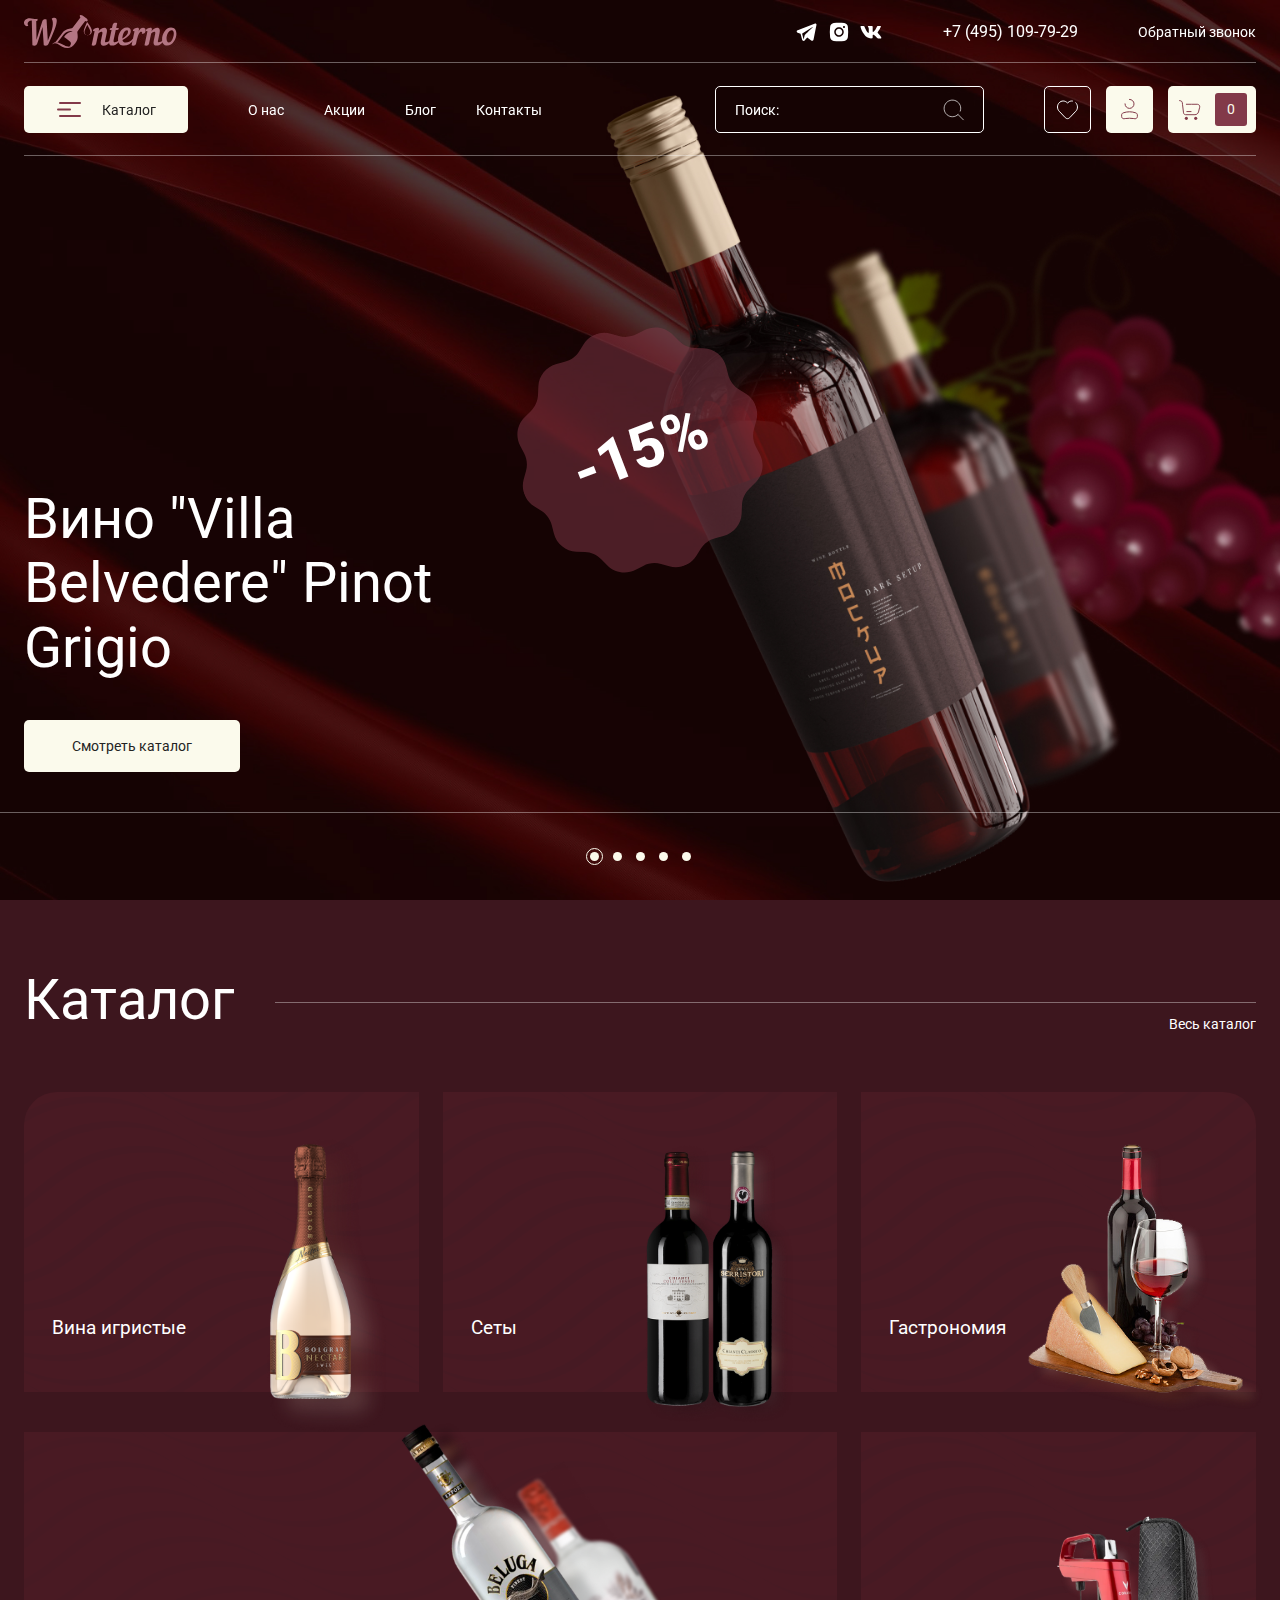
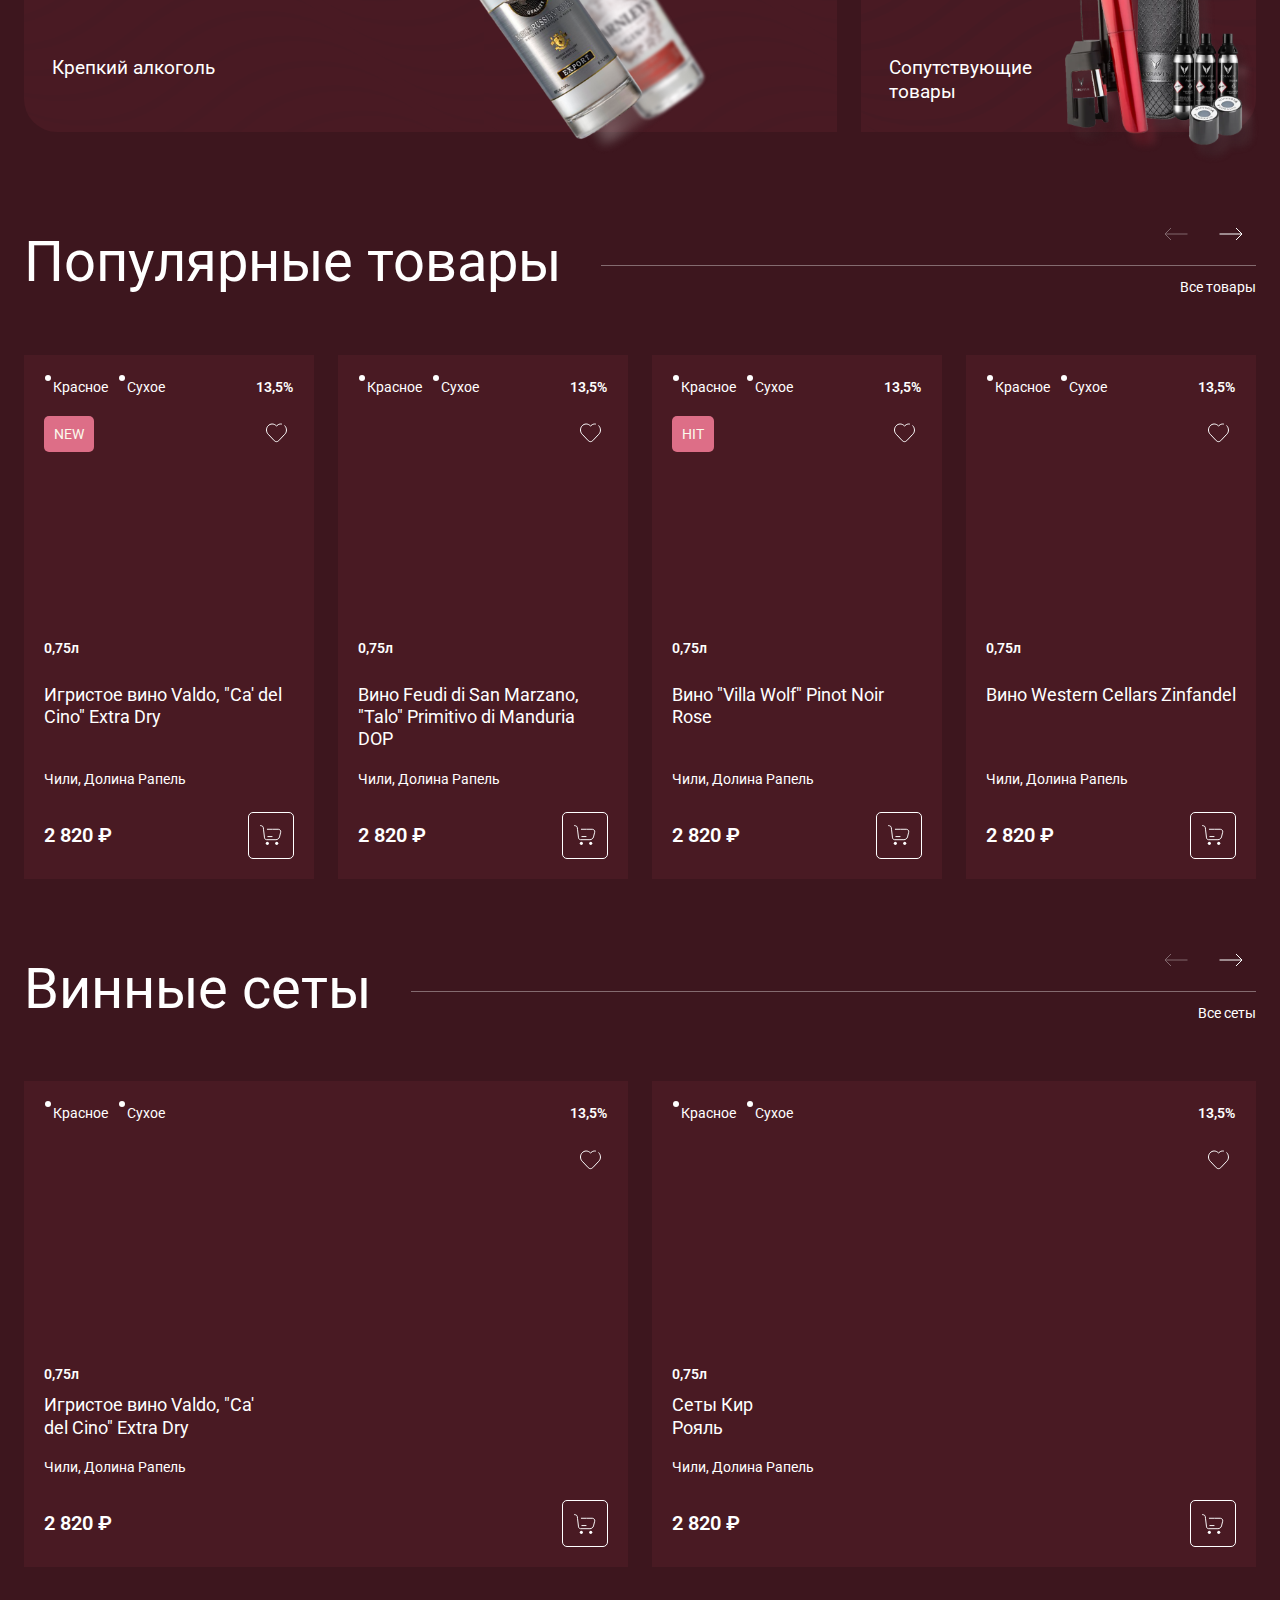
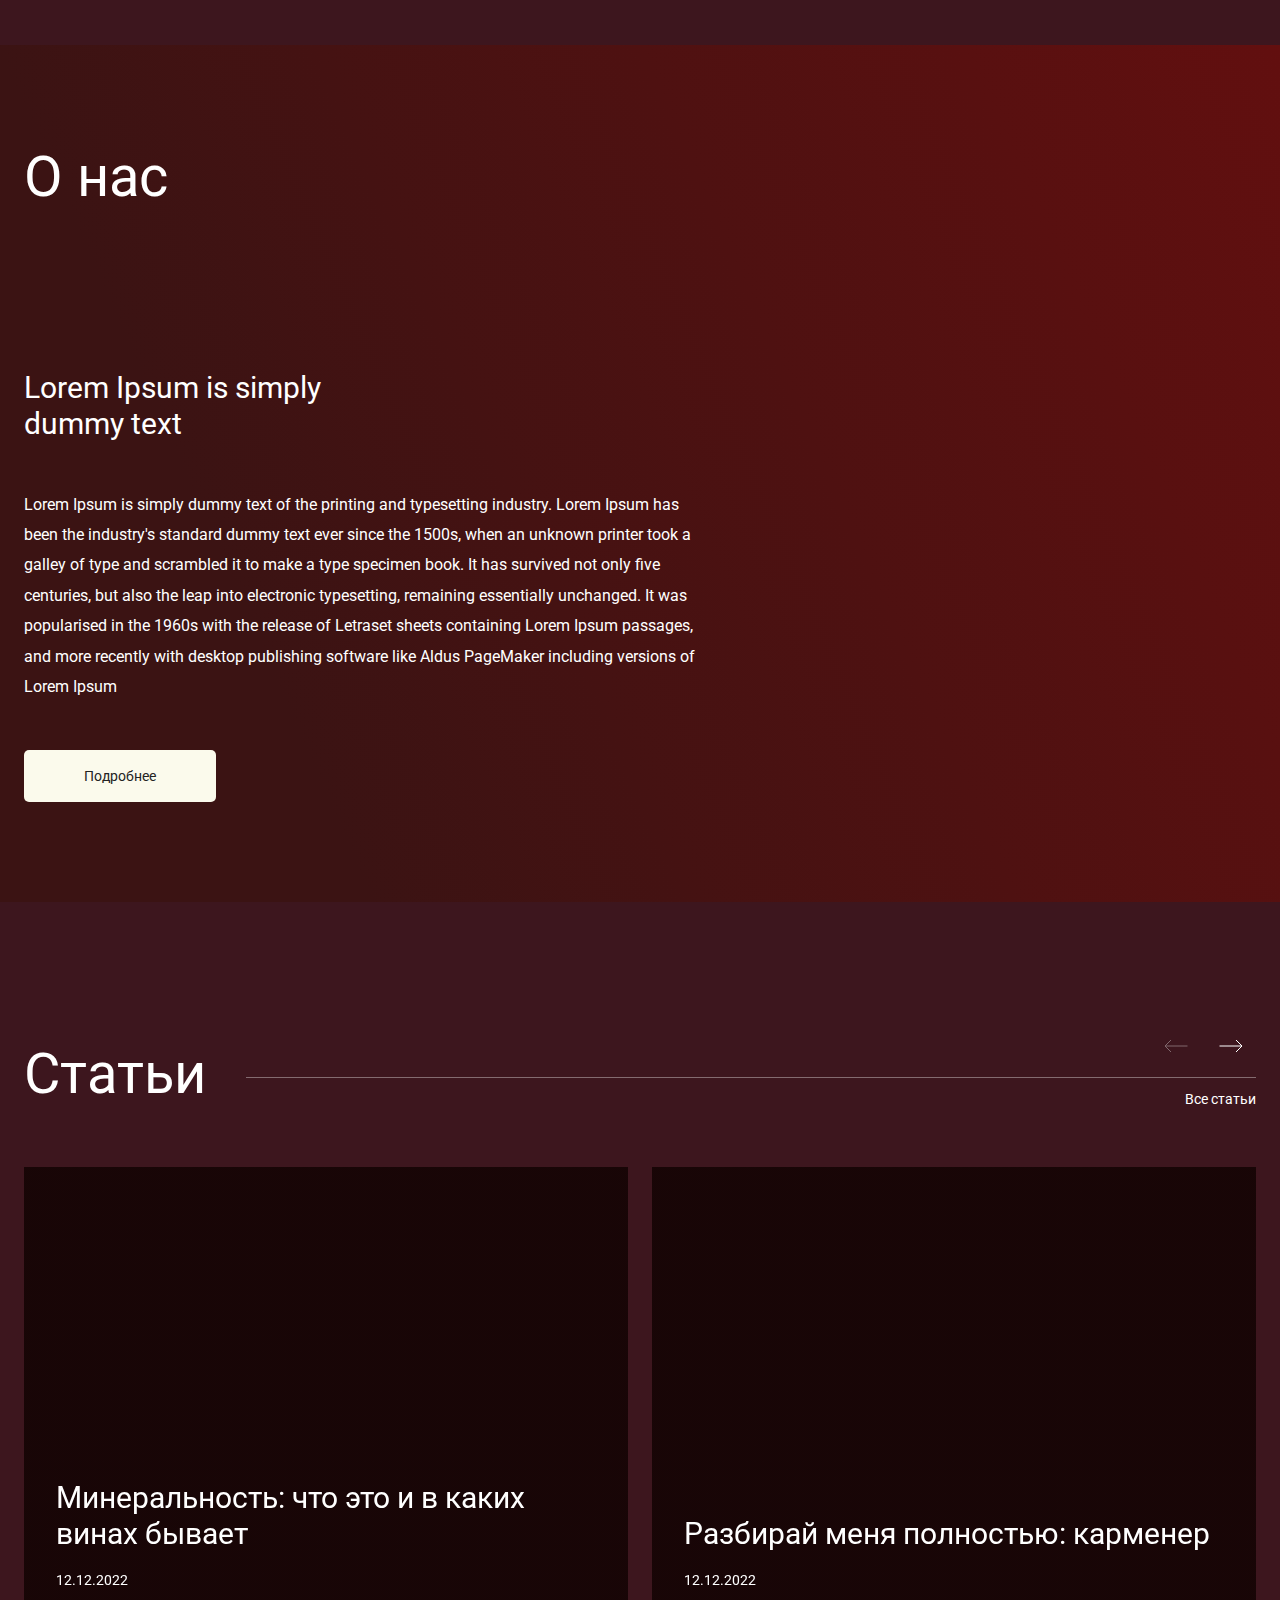
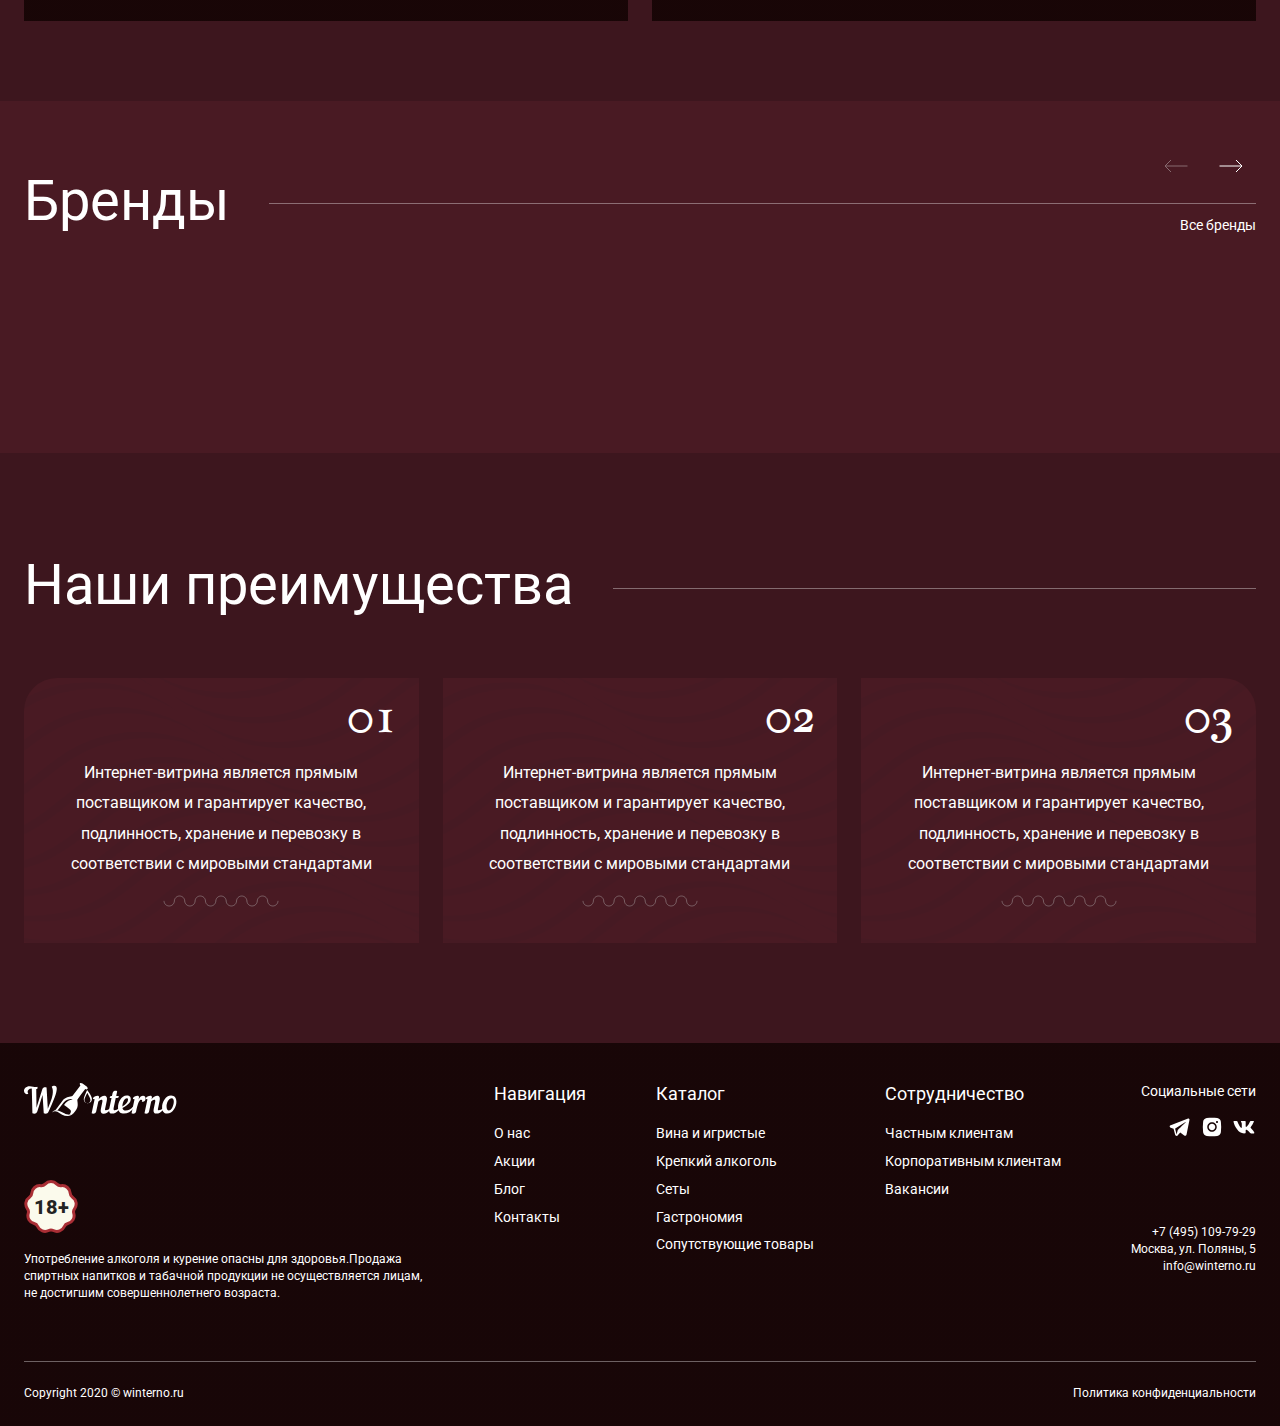
<file: index.html>
<!DOCTYPE html>
<html lang="ru">
	<head>
		<meta http-equiv="Content-Type" content="text/html; charset=utf-8">

		<!-- Адаптирование страницы для мобильных устройств -->
		<meta name="viewport" content="width=device-width, initial-scale=1, maximum-scale=1">

		<!-- Запрет распознования номера телефона -->
		<meta name="format-detection" content="telephone=no">
		<meta name="SKYPE_TOOLBAR" content ="SKYPE_TOOLBAR_PARSER_COMPATIBLE">

		<!-- Заголовок страницы -->
		<title>Заголовок страницы</title>

		<!-- Данное значение часто используют(использовали) поисковые системы -->
		<meta name="description" content="">
		<meta name="keywords" content="">

		<!-- Изменение цвета панели моб. браузера -->
		<meta name="msapplication-TileColor" content="#6AB12F">
		<meta name="theme-color" content="#6AB12F">

		<!-- Подключение шрифтов с гугла -->
		<link rel="preconnect" href="https://fonts.googleapis.com">
		<link rel="preconnect" href="https://fonts.gstatic.com" crossorigin>
		<link href="https://fonts.googleapis.com/css2?family=Inter&family=Jacques+Francois&family=Road+Rage&family=Roboto:ital,wght@0,300;0,400;0,500;0,700;0,900;1,300;1,400;1,500;1,700;1,900&display=swap" rel="stylesheet">

		<!-- Подключение файлов стилей -->
		<link rel="stylesheet" href="css/swiper-bundle.min.css" async>
		<link rel="stylesheet" href="css/swiper.css" async>
		<link rel="stylesheet" href="css/fancybox.css" async>
		<link rel="stylesheet" href="css/ion.rangeSlider.css" async>
		<link rel="stylesheet" href="css/styles.css" async>

		<link rel="stylesheet" href="css/response_1487.css" media="print, (max-width: 1487px)" async>
		<link rel="stylesheet" href="css/response_1439.css" media="print, (max-width: 1439px)" async>
		<link rel="stylesheet" href="css/response_1279.css" media="print, (max-width: 1279px)" async>
		<link rel="stylesheet" href="css/response_1023.css" media="print, (max-width: 1023px)" async>
		<link rel="stylesheet" href="css/response_767.css" media="print, (max-width: 767px)" async>
		<link rel="stylesheet" href="css/response_479.css" media="(max-width: 479px)" async>
	</head>

	<body>
		<div class="wrap">
			<div class="main">
				<header class="absolute">
					<button class="mob_close_btn"></button>

					<div class="scroll">
						<div class="top">
							<div class="cont row">
								<div class="logo">
									<img src="images/logo.svg" alt="">
								</div>

								<div class="socials">
									<a href="/" target="_blank" rel="noopener nofollow" class="telegram_link">
										<svg class="icon"><use xlink:href="images/sprite.svg#ic_telegram"></use></svg>
									</a>

									<a href="/" target="_blank" rel="noopener nofollow" class="instagram_link">
										<svg class="icon"><use xlink:href="images/sprite.svg#ic_instagram"></use></svg>
									</a>

									<a href="/" target="_blank" rel="noopener nofollow" class="vk_link">
										<svg class="icon"><use xlink:href="images/sprite.svg#ic_vk"></use></svg>
									</a>
								</div>

								<div class="phone">
									<a href="tel:+74951097929">+7 (495) 109-79-29</a>
								</div>

								<button class="callback_btn modal_btn" data-modal="callback_modal">Обратный звонок</button>
							</div>
						</div>

						<div class="bottom">
							<div class="cont row">
								<div class="catalog modal_cont">
									<button class="btn mini_modal_btn" data-modal-id="catalog_modal">
										<svg class="icon"><use xlink:href="images/sprite.svg#ic_menu"></use></svg>
										<span>Каталог</span>
									</button>

									<div class="mini_modal" id="catalog_modal">
										<div class="row">
											<a href="/" class="category">
												<div class="thumb">
													<img data-src="images/tmp/catalog_thumb1.png" alt="" class="lazyload">
												</div>

												<div class="name">Вина и игристые</div>
											</a>

											<a href="/" class="category">
												<div class="thumb">
													<img data-src="images/tmp/catalog_thumb2.png" alt="" class="lazyload">
												</div>

												<div class="name">Крепкий алкоголь</div>
											</a>

											<a href="/" class="category">
												<div class="thumb">
													<img data-src="images/tmp/catalog_thumb3.png" alt="" class="lazyload">
												</div>

												<div class="name">Сеты</div>
											</a>

											<a href="/" class="category">
												<div class="thumb">
													<img data-src="images/tmp/catalog_thumb4.png" alt="" class="lazyload">
												</div>

												<div class="name">Гастрономия</div>
											</a>

											<a href="/" class="category">
												<div class="thumb">
													<img data-src="images/tmp/catalog_thumb5.png" alt="" class="lazyload">
												</div>

												<div class="name">Сопутствующие товары</div>
											</a>
										</div>

										<div class="overlay"></div>
									</div>
								</div>

								<nav class="menu row">
									<div class="menu_item">
										<a href="/">О нас</a>
									</div>

									<div class="menu_item">
										<a href="/">Акции</a>
									</div>

									<div class="menu_item">
										<a href="/">Блог</a>
									</div>

									<div class="menu_item">
										<a href="/">Контакты</a>
									</div>
								</nav>

								<div class="search">
									<form action="">
										<input type="text" name="" value="" class="input" placeholder="Поиск:">

										<button type="submit" class="submit_btn">
											<svg class="icon"><use xlink:href="images/sprite.svg#ic_search"></use></svg>
										</button>
									</form>
								</div>

								<div class="btns">
									<a href="/" class="btn favorite_link">
										<svg class="icon"><use xlink:href="images/sprite.svg#ic_favorite"></use></svg>
									</a>

									<button class="btn account_btn modal_btn" data-modal="login_modal">
										<svg class="icon"><use xlink:href="images/sprite.svg#ic_user"></use></svg>
									</button>

									<a href="/" class="btn cart_link">
										<svg class="icon"><use xlink:href="images/sprite.svg#ic_cart"></use></svg>
										<span>0</span>
									</a>
								</div>
							</div>
						</div>
					</div>

					<img data-src="images/bg_header.jpg" alt="" class="bg lazyload">
				</header>


				<section class="mob_header absolute">
					<div class="cont row">
						<div class="logo">
							<img src="images/logo.svg" alt="">
						</div>

						<div class="btns">
							<a href="/" class="btn favorite_link">
								<svg class="icon"><use xlink:href="images/sprite.svg#ic_favorite"></use></svg>
							</a>

							<button class="btn account_btn modal_btn" data-modal="login_modal">
								<svg class="icon"><use xlink:href="images/sprite.svg#ic_user"></use></svg>
							</button>

							<a href="/" class="btn cart_link">
								<svg class="icon"><use xlink:href="images/sprite.svg#ic_cart"></use></svg>
								<span>0</span>
							</a>

							<button class="btn mob_menu_btn">
								<svg class="icon"><use xlink:href="images/sprite.svg#ic_menu"></use></svg>
							</button>
						</div>
					</div>

					<img data-src="images/bg_header.jpg" alt="" class="bg lazyload">
				</section>


				<section class="main_slider">
					<div class="swiper">
						<div class="swiper-wrapper">
							<div class="swiper-slide">
								<div class="cont">
									<div class="data">
										<div class="title">Вино "Villa Belvedere" Pinot Grigio</div>

										<a href="/" class="link">Смотреть каталог</a>
									</div>
								</div>

								<div class="percents">-15%</div>

								<img data-src="images/tmp/main_slider_img.jpg" alt="" class="img swiper-lazy">
							</div>

							<div class="swiper-slide">
								<div class="cont">
									<div class="data">
										<div class="title">Вино "Villa Belvedere" Pinot Grigio</div>

										<a href="/" class="link">Смотреть каталог</a>
									</div>
								</div>

								<div class="percents">-15%</div>

								<img data-src="images/tmp/main_slider_img.jpg" alt="" class="img swiper-lazy">
							</div>

							<div class="swiper-slide">
								<div class="cont">
									<div class="data">
										<div class="title">Вино "Villa Belvedere" Pinot Grigio</div>

										<a href="/" class="link">Смотреть каталог</a>
									</div>
								</div>

								<div class="percents">-15%</div>

								<img data-src="images/tmp/main_slider_img.jpg" alt="" class="img swiper-lazy">
							</div>

							<div class="swiper-slide">
								<div class="cont">
									<div class="data">
										<div class="title">Вино "Villa Belvedere" Pinot Grigio</div>

										<a href="/" class="link">Смотреть каталог</a>
									</div>
								</div>

								<div class="percents">-15%</div>

								<img data-src="images/tmp/main_slider_img.jpg" alt="" class="img swiper-lazy">
							</div>

							<div class="swiper-slide">
								<div class="cont">
									<div class="data">
										<div class="title">Вино "Villa Belvedere" Pinot Grigio</div>

										<a href="/" class="link">Смотреть каталог</a>
									</div>
								</div>

								<div class="percents">-15%</div>

								<img data-src="images/tmp/main_slider_img.jpg" alt="" class="img swiper-lazy">
							</div>
						</div>

						<div class="swiper-pagination"></div>
					</div>
				</section>


				<section class="categories">
					<div class="cont">
						<div class="block_head">
							<div class="title"><div>Каталог</div></div>

							<div class="all_link">
								<a href="/">Весь каталог</a>
							</div>
						</div>

						<div class="row">
							<a href="/" class="category">
								<div class="name">Вина игристые</div>

								<div class="thumb thumb1">
									<img src="images/tmp/category_thumb1.png" alt="">
								</div>
							</a>

							<a href="/" class="category">
								<div class="name">Сеты</div>

								<div class="thumb thumb2">
									<img src="images/tmp/category_thumb2.png" alt="">
								</div>
							</a>

							<a href="/" class="category">
								<div class="name">Гастрономия</div>

								<div class="thumb thumb3">
									<img src="images/tmp/category_thumb3.png" alt="">
								</div>
							</a>

							<a href="/" class="category big">
								<div class="name">Крепкий алкоголь</div>

								<div class="thumb thumb4">
									<img src="images/tmp/category_thumb4.png" alt="">
								</div>
							</a>

							<a href="/" class="category">
								<div class="name">Сопутствующие<br> товары</div>

								<div class="thumb thumb5">
									<img src="images/tmp/category_thumb5.png" alt="">
								</div>
							</a>
						</div>
					</div>
				</section>


				<section class="products">
					<div class="cont">
						<div class="block_head">
							<div class="title"><div>Популярные товары</div></div>

							<div class="all_link">
								<a href="/">Все товары</a>
							</div>
						</div>

						<div class="swiper">
							<div class="swiper-wrapper">
								<div class="swiper-slide">
									<div class="product">
										<div class="types">
											<div>Красное</div>
											<div>Сухое</div>
										</div>

										<div class="strength">13,5%</div>

										<div class="thumb">
											<div class="stickers">
												<div><div class="sticker pink">new</div></div>
											</div>

											<button class="favorite_btn">
												<svg class="icon"><use xlink:href="images/sprite.svg#ic_favorite"></use></svg>
											</button>

											<a href="/">
												<img data-src="images/tmp/product_thumb1.png" alt="" class="swiper-lazy">
											</a>

											<div class="volume">0,75л</div>
										</div>

										<div class="name">
											<a href="/">Игристое вино Valdo, "Ca' del Cino" Extra Dry</a>
										</div>

										<div class="desc">Чили, Долина Рапель</div>

										<div class="buy">
											<div class="price">2 820 ₽</div>

											<button class="buy_btn">
												<svg class="icon"><use xlink:href="images/sprite.svg#ic_cart"></use></svg>
											</button>
										</div>
									</div>
								</div>

								<div class="swiper-slide">
									<div class="product">
										<div class="types">
											<div>Красное</div>
											<div>Сухое</div>
										</div>

										<div class="strength">13,5%</div>

										<div class="thumb">
											<button class="favorite_btn">
												<svg class="icon"><use xlink:href="images/sprite.svg#ic_favorite"></use></svg>
											</button>

											<a href="/">
												<img data-src="images/tmp/product_thumb2.png" alt="" class="swiper-lazy">
											</a>

											<div class="volume">0,75л</div>
										</div>

										<div class="name">
											<a href="/">Вино Feudi di San Marzano, "Talo" Primitivo di Manduria DOP</a>
										</div>

										<div class="desc">Чили, Долина Рапель</div>

										<div class="buy">
											<div class="price">2 820 ₽</div>

											<button class="buy_btn">
												<svg class="icon"><use xlink:href="images/sprite.svg#ic_cart"></use></svg>
											</button>
										</div>
									</div>
								</div>

								<div class="swiper-slide">
									<div class="product">
										<div class="types">
											<div>Красное</div>
											<div>Сухое</div>
										</div>

										<div class="strength">13,5%</div>

										<div class="thumb">
											<div class="stickers">
												<div><div class="sticker pink">hit</div></div>
											</div>

											<button class="favorite_btn">
												<svg class="icon"><use xlink:href="images/sprite.svg#ic_favorite"></use></svg>
											</button>

											<a href="/">
												<img data-src="images/tmp/product_thumb3.png" alt="" class="swiper-lazy">
											</a>

											<div class="volume">0,75л</div>
										</div>

										<div class="name">
											<a href="/">Вино "Villa Wolf" Pinot Noir Rose</a>
										</div>

										<div class="desc">Чили, Долина Рапель</div>

										<div class="buy">
											<div class="price">2 820 ₽</div>

											<button class="buy_btn">
												<svg class="icon"><use xlink:href="images/sprite.svg#ic_cart"></use></svg>
											</button>
										</div>
									</div>
								</div>

								<div class="swiper-slide">
									<div class="product">
										<div class="types">
											<div>Красное</div>
											<div>Сухое</div>
										</div>

										<div class="strength">13,5%</div>

										<div class="thumb">
											<button class="favorite_btn">
												<svg class="icon"><use xlink:href="images/sprite.svg#ic_favorite"></use></svg>
											</button>

											<a href="/">
												<img data-src="images/tmp/product_thumb4.png" alt="" class="swiper-lazy">
											</a>

											<div class="volume">0,75л</div>
										</div>

										<div class="name">
											<a href="/">Вино Western Cellars Zinfandel</a>
										</div>

										<div class="desc">Чили, Долина Рапель</div>

										<div class="buy">
											<div class="price">2 820 ₽</div>

											<button class="buy_btn">
												<svg class="icon"><use xlink:href="images/sprite.svg#ic_cart"></use></svg>
											</button>
										</div>
									</div>
								</div>

								<div class="swiper-slide">
									<div class="product">
										<div class="types">
											<div>Красное</div>
											<div>Сухое</div>
										</div>

										<div class="strength">13,5%</div>

										<div class="thumb">
											<div class="stickers">
												<div><div class="sticker pink">new</div></div>
											</div>

											<button class="favorite_btn">
												<svg class="icon"><use xlink:href="images/sprite.svg#ic_favorite"></use></svg>
											</button>

											<a href="/">
												<img data-src="images/tmp/product_thumb1.png" alt="" class="swiper-lazy">
											</a>

											<div class="volume">0,75л</div>
										</div>

										<div class="name">
											<a href="/">Игристое вино Valdo, "Ca' del Cino" Extra Dry</a>
										</div>

										<div class="desc">Чили, Долина Рапель</div>

										<div class="buy">
											<div class="price">2 820 ₽</div>

											<button class="buy_btn">
												<svg class="icon"><use xlink:href="images/sprite.svg#ic_cart"></use></svg>
											</button>
										</div>
									</div>
								</div>

								<div class="swiper-slide">
									<div class="product">
										<div class="types">
											<div>Красное</div>
											<div>Сухое</div>
										</div>

										<div class="strength">13,5%</div>

										<div class="thumb">
											<button class="favorite_btn">
												<svg class="icon"><use xlink:href="images/sprite.svg#ic_favorite"></use></svg>
											</button>

											<a href="/">
												<img data-src="images/tmp/product_thumb2.png" alt="" class="swiper-lazy">
											</a>

											<div class="volume">0,75л</div>
										</div>

										<div class="name">
											<a href="/">Вино Feudi di San Marzano, "Talo" Primitivo di Manduria DOP</a>
										</div>

										<div class="desc">Чили, Долина Рапель</div>

										<div class="buy">
											<div class="price">2 820 ₽</div>

											<button class="buy_btn">
												<svg class="icon"><use xlink:href="images/sprite.svg#ic_cart"></use></svg>
											</button>
										</div>
									</div>
								</div>

								<div class="swiper-slide">
									<div class="product">
										<div class="types">
											<div>Красное</div>
											<div>Сухое</div>
										</div>

										<div class="strength">13,5%</div>

										<div class="thumb">
											<div class="stickers">
												<div><div class="sticker pink">hit</div></div>
											</div>

											<button class="favorite_btn">
												<svg class="icon"><use xlink:href="images/sprite.svg#ic_favorite"></use></svg>
											</button>

											<a href="/">
												<img data-src="images/tmp/product_thumb3.png" alt="" class="swiper-lazy">
											</a>

											<div class="volume">0,75л</div>
										</div>

										<div class="name">
											<a href="/">Вино "Villa Wolf" Pinot Noir Rose</a>
										</div>

										<div class="desc">Чили, Долина Рапель</div>

										<div class="buy">
											<div class="price">2 820 ₽</div>

											<button class="buy_btn">
												<svg class="icon"><use xlink:href="images/sprite.svg#ic_cart"></use></svg>
											</button>
										</div>
									</div>
								</div>

								<div class="swiper-slide">
									<div class="product">
										<div class="types">
											<div>Красное</div>
											<div>Сухое</div>
										</div>

										<div class="strength">13,5%</div>

										<div class="thumb">
											<button class="favorite_btn">
												<svg class="icon"><use xlink:href="images/sprite.svg#ic_favorite"></use></svg>
											</button>

											<a href="/">
												<img data-src="images/tmp/product_thumb4.png" alt="" class="swiper-lazy">
											</a>

											<div class="volume">0,75л</div>
										</div>

										<div class="name">
											<a href="/">Вино Western Cellars Zinfandel</a>
										</div>

										<div class="desc">Чили, Долина Рапель</div>

										<div class="buy">
											<div class="price">2 820 ₽</div>

											<button class="buy_btn">
												<svg class="icon"><use xlink:href="images/sprite.svg#ic_cart"></use></svg>
											</button>
										</div>
									</div>
								</div>
							</div>

							<div class="swiper-button-prev">
								<svg class="icon"><use xlink:href="images/sprite.svg#ic_arrow_hor"></use></svg>
							</div>

							<div class="swiper-button-next">
								<svg class="icon"><use xlink:href="images/sprite.svg#ic_arrow_hor"></use></svg>
							</div>
						</div>
					</div>
				</section>


				<section class="products kits">
					<div class="cont">
						<div class="block_head">
							<div class="title"><div>Винные сеты</div></div>

							<div class="all_link">
								<a href="/">Все сеты</a>
							</div>
						</div>

						<div class="swiper">
							<div class="swiper-wrapper">
								<div class="swiper-slide">
									<div class="product">
										<div class="types">
											<div>Красное</div>
											<div>Сухое</div>
										</div>

										<div class="strength">13,5%</div>

										<div class="thumb">
											<button class="favorite_btn">
												<svg class="icon"><use xlink:href="images/sprite.svg#ic_favorite"></use></svg>
											</button>

											<a href="/">
												<img data-src="images/tmp/product_thumb1.png" alt="" class="swiper-lazy">
												<img data-src="images/tmp/product_thumb2.png" alt="" class="swiper-lazy">
												<img data-src="images/tmp/product_thumb3.png" alt="" class="swiper-lazy">
												<img data-src="images/tmp/product_thumb4.png" alt="" class="swiper-lazy">
											</a>

											<div class="volume">0,75л</div>
										</div>

										<div class="name">
											<a href="/">Игристое вино Valdo, "Ca' del Cino" Extra Dry</a>
										</div>

										<div class="desc">Чили, Долина Рапель</div>

										<div class="buy">
											<div class="price">2 820 ₽</div>

											<button class="buy_btn">
												<svg class="icon"><use xlink:href="images/sprite.svg#ic_cart"></use></svg>
											</button>
										</div>
									</div>
								</div>

								<div class="swiper-slide">
									<div class="product">
										<div class="types">
											<div>Красное</div>
											<div>Сухое</div>
										</div>

										<div class="strength">13,5%</div>

										<div class="thumb">
											<button class="favorite_btn">
												<svg class="icon"><use xlink:href="images/sprite.svg#ic_favorite"></use></svg>
											</button>

											<a href="/">
												<img data-src="images/tmp/product_thumb3.png" alt="" class="swiper-lazy">
												<img data-src="images/tmp/product_thumb1.png" alt="" class="swiper-lazy">
												<img data-src="images/tmp/product_thumb4.png" alt="" class="swiper-lazy">
											</a>

											<div class="volume">0,75л</div>
										</div>

										<div class="name">
											<a href="/">Сеты Кир<br> Рояль</a>
										</div>

										<div class="desc">Чили, Долина Рапель</div>

										<div class="buy">
											<div class="price">2 820 ₽</div>

											<button class="buy_btn">
												<svg class="icon"><use xlink:href="images/sprite.svg#ic_cart"></use></svg>
											</button>
										</div>
									</div>
								</div>

								<div class="swiper-slide">
									<div class="product">
										<div class="types">
											<div>Красное</div>
											<div>Сухое</div>
										</div>

										<div class="strength">13,5%</div>

										<div class="thumb">
											<button class="favorite_btn">
												<svg class="icon"><use xlink:href="images/sprite.svg#ic_favorite"></use></svg>
											</button>

											<a href="/">
												<img data-src="images/tmp/product_thumb1.png" alt="" class="swiper-lazy">
												<img data-src="images/tmp/product_thumb2.png" alt="" class="swiper-lazy">
												<img data-src="images/tmp/product_thumb3.png" alt="" class="swiper-lazy">
												<img data-src="images/tmp/product_thumb4.png" alt="" class="swiper-lazy">
											</a>

											<div class="volume">0,75л</div>
										</div>

										<div class="name">
											<a href="/">Игристое вино Valdo, "Ca' del Cino" Extra Dry</a>
										</div>

										<div class="desc">Чили, Долина Рапель</div>

										<div class="buy">
											<div class="price">2 820 ₽</div>

											<button class="buy_btn">
												<svg class="icon"><use xlink:href="images/sprite.svg#ic_cart"></use></svg>
											</button>
										</div>
									</div>
								</div>

								<div class="swiper-slide">
									<div class="product">
										<div class="types">
											<div>Красное</div>
											<div>Сухое</div>
										</div>

										<div class="strength">13,5%</div>

										<div class="thumb">
											<button class="favorite_btn">
												<svg class="icon"><use xlink:href="images/sprite.svg#ic_favorite"></use></svg>
											</button>

											<a href="/">
												<img data-src="images/tmp/product_thumb3.png" alt="" class="swiper-lazy">
												<img data-src="images/tmp/product_thumb1.png" alt="" class="swiper-lazy">
												<img data-src="images/tmp/product_thumb4.png" alt="" class="swiper-lazy">
											</a>

											<div class="volume">0,75л</div>
										</div>

										<div class="name">
											<a href="/">Сеты Кир<br> Рояль</a>
										</div>

										<div class="desc">Чили, Долина Рапель</div>

										<div class="buy">
											<div class="price">2 820 ₽</div>

											<button class="buy_btn">
												<svg class="icon"><use xlink:href="images/sprite.svg#ic_cart"></use></svg>
											</button>
										</div>
									</div>
								</div>
							</div>

							<div class="swiper-button-prev">
								<svg class="icon"><use xlink:href="images/sprite.svg#ic_arrow_hor"></use></svg>
							</div>

							<div class="swiper-button-next">
								<svg class="icon"><use xlink:href="images/sprite.svg#ic_arrow_hor"></use></svg>
							</div>
						</div>
					</div>
				</section>


				<section class="about_block">
					<div class="cont">
						<div class="data">
							<div class="block_head">
								<div class="title">О нас</div>
							</div>

							<div class="desc text_block">
								<h2>Lorem Ipsum is simply<br> dummy text</h2>

								<p>Lorem Ipsum is simply dummy text of the printing and typesetting industry. Lorem Ipsum has been the industry's standard dummy text ever since the 1500s, when an unknown printer took a galley of type and scrambled it to make a type specimen book. It has survived not only five centuries, but also the leap into electronic typesetting, remaining essentially unchanged. It was popularised in the 1960s with the release of Letraset sheets containing Lorem Ipsum passages, and more recently with desktop publishing software like Aldus PageMaker including versions of Lorem Ipsum</p>
							</div>

							<a href="/" class="link">Подробнее</a>
						</div>
					</div>

					<img data-src="images/about_block_img.jpg" alt="" class="img lazyload">

					<img data-src="images/bg_about_block.jpg" alt="" class="bg lazyload">
				</section>


				<section class="articles">
					<div class="cont">
						<div class="block_head">
							<div class="title"><div>Статьи</div></div>

							<div class="all_link">
								<a href="/">Все статьи</a>
							</div>
						</div>

						<div class="swiper">
							<div class="swiper-wrapper">
								<div class="swiper-slide">
									<a href="/" class="article">
										<div class="thumb">
											<img data-src="images/tmp/article_thumb1.jpg" alt="" class="swiper-lazy">
										</div>

										<div class="info">
											<div class="name">Минеральность: что это и в каких винах бывает</div>

											<div class="date">12.12.2022</div>
										</div>
									</a>
								</div>

								<div class="swiper-slide">
									<a href="/" class="article">
										<div class="thumb">
											<img data-src="images/tmp/article_thumb1.jpg" alt="" class="swiper-lazy">
										</div>

										<div class="info">
											<div class="name">Разбирай меня полностью: карменер</div>

											<div class="date">12.12.2022</div>
										</div>
									</a>
								</div>

								<div class="swiper-slide">
									<a href="/" class="article">
										<div class="thumb">
											<img data-src="images/tmp/article_thumb1.jpg" alt="" class="swiper-lazy">
										</div>

										<div class="info">
											<div class="name">Минеральность: что это и в каких винах бывает</div>

											<div class="date">12.12.2022</div>
										</div>
									</a>
								</div>

								<div class="swiper-slide">
									<a href="/" class="article">
										<div class="thumb">
											<img data-src="images/tmp/article_thumb1.jpg" alt="" class="swiper-lazy">
										</div>

										<div class="info">
											<div class="name">Разбирай меня полностью: карменер</div>

											<div class="date">12.12.2022</div>
										</div>
									</a>
								</div>
							</div>

							<div class="swiper-button-prev">
								<svg class="icon"><use xlink:href="images/sprite.svg#ic_arrow_hor"></use></svg>
							</div>

							<div class="swiper-button-next">
								<svg class="icon"><use xlink:href="images/sprite.svg#ic_arrow_hor"></use></svg>
							</div>
						</div>
					</div>
				</section>


				<section class="brands">
					<div class="cont">
						<div class="block_head">
							<div class="title"><div>Бренды</div></div>

							<div class="all_link">
								<a href="/">Все бренды</a>
							</div>
						</div>

						<div class="swiper">
							<div class="swiper-wrapper">
								<div class="swiper-slide">
									<div class="item">
										<img data-src="images/tmp/brand_logo1.png" alt="" class="swiper-lazy">
									</div>
								</div>

								<div class="swiper-slide">
									<div class="item">
										<img data-src="images/tmp/brand_logo2.png" alt="" class="swiper-lazy">
									</div>
								</div>

								<div class="swiper-slide">
									<div class="item">
										<img data-src="images/tmp/brand_logo3.png" alt="" class="swiper-lazy">
									</div>
								</div>

								<div class="swiper-slide">
									<div class="item">
										<img data-src="images/tmp/brand_logo4.png" alt="" class="swiper-lazy">
									</div>
								</div>

								<div class="swiper-slide">
									<div class="item">
										<img data-src="images/tmp/brand_logo5.png" alt="" class="swiper-lazy">
									</div>
								</div>

								<div class="swiper-slide">
									<div class="item">
										<img data-src="images/tmp/brand_logo6.png" alt="" class="swiper-lazy">
									</div>
								</div>

								<div class="swiper-slide">
									<div class="item">
										<img data-src="images/tmp/brand_logo1.png" alt="" class="swiper-lazy">
									</div>
								</div>

								<div class="swiper-slide">
									<div class="item">
										<img data-src="images/tmp/brand_logo2.png" alt="" class="swiper-lazy">
									</div>
								</div>

								<div class="swiper-slide">
									<div class="item">
										<img data-src="images/tmp/brand_logo3.png" alt="" class="swiper-lazy">
									</div>
								</div>

								<div class="swiper-slide">
									<div class="item">
										<img data-src="images/tmp/brand_logo4.png" alt="" class="swiper-lazy">
									</div>
								</div>

								<div class="swiper-slide">
									<div class="item">
										<img data-src="images/tmp/brand_logo5.png" alt="" class="swiper-lazy">
									</div>
								</div>

								<div class="swiper-slide">
									<div class="item">
										<img data-src="images/tmp/brand_logo6.png" alt="" class="swiper-lazy">
									</div>
								</div>
							</div>

							<div class="swiper-button-prev">
								<svg class="icon"><use xlink:href="images/sprite.svg#ic_arrow_hor"></use></svg>
							</div>

							<div class="swiper-button-next">
								<svg class="icon"><use xlink:href="images/sprite.svg#ic_arrow_hor"></use></svg>
							</div>
						</div>
					</div>
				</section>


				<section class="advantages">
					<div class="cont">
						<div class="block_head">
							<div class="title"><div>Наши преимущества</div></div>
						</div>

						<div class="row">
							<div class="item">
								<div>Интернет-витрина является прямым поставщиком и гарантирует качество, подлинность, хранение и перевозку в соответствии с мировыми стандартами</div>
							</div>

							<div class="item">
								<div>Интернет-витрина является прямым поставщиком и гарантирует качество, подлинность, хранение и перевозку в соответствии с мировыми стандартами</div>
							</div>

							<div class="item">
								<div>Интернет-витрина является прямым поставщиком и гарантирует качество, подлинность, хранение и перевозку в соответствии с мировыми стандартами</div>
							</div>
						</div>
					</div>
				</section>
			</div>


			<footer>
				<div class="top">
					<div class="cont row">
						<div class="col_left">
							<div class="logo">
								<img src="images/logo_white.svg" alt="">
							</div>

							<div class="age">
								<div class="icon">18+</div>

								<div>Употребление алкоголя и курение опасны для здоровья.Продажа спиртных напитков и табачной продукции не осуществляется лицам, не достигшим совершеннолетнего возраста.</div>
							</div>
						</div>

						<div class="links">
							<div class="title">Навигация</div>

							<div class="items">
								<div><a href="/">О нас</a></div>
								<div><a href="/">Акции</a></div>
								<div><a href="/">Блог</a></div>
								<div><a href="/">Контакты</a></div>
							</div>
						</div>

						<div class="links">
							<div class="title">Каталог</div>

							<div class="items">
								<div><a href="/">Вина и игристые</a></div>
								<div><a href="/">Крепкий алкоголь</a></div>
								<div><a href="/">Сеты</a></div>
								<div><a href="/">Гастрономия</a></div>
								<div><a href="/">Сопутствующие товары</a></div>
							</div>
						</div>

						<div class="links">
							<div class="title">Сотрудничество</div>

							<div class="items">
								<div><a href="/">Частным клиентам</a></div>
								<div><a href="/">Корпоративным клиентам</a></div>
								<div><a href="/">Вакансии</a></div>
							</div>
						</div>

						<div class="contacts">
							<div class="socials">
								<div class="title">Социальные сети</div>

								<div class="items">
									<a href="/" target="_blank" rel="noopener nofollow" class="telegram_link">
										<svg class="icon"><use xlink:href="images/sprite.svg#ic_telegram"></use></svg>
									</a>

									<a href="/" target="_blank" rel="noopener nofollow" class="instagram_link">
										<svg class="icon"><use xlink:href="images/sprite.svg#ic_instagram"></use></svg>
									</a>

									<a href="/" target="_blank" rel="noopener nofollow" class="vk_link">
										<svg class="icon"><use xlink:href="images/sprite.svg#ic_vk"></use></svg>
									</a>
								</div>
							</div>

							<div class="phone">
								<a href="tel:+74951097929">+7 (495) 109-79-29</a>
							</div>

							<div class="location">Москва, ул. Поляны, 5</div>

							<div class="email">
								<a href="mailto:info@winterno.ru">info@winterno.ru</a>
							</div>
						</div>
					</div>
				</div>

				<div class="bottom">
					<div class="cont row">
						<div class="copyright">Copyright 2020 &copy; winterno.ru</div>

						<div class="privacy_policy_link">
							<a href="/">Политика конфиденциальности</a>
						</div>
					</div>
				</div>

				<img data-src="images/bg_footer.jpg" alt="" class="bg lazyload">
			</footer>


			<div class="overlay"></div>
		</div>


		<section class="modal" id="confirm_age_modal">
			<div class="modal_title">Вам исполнилось<br> 18 лет?</div>

			<div class="btns">
				<button class="btn close_btn">Да</button>
				<button class="btn">Нет</button>
			</div>

			<img data-src="images/bg_confirm_modal.jpg" alt="" class="bg lazyload">
		</section>


		<section class="modal" id="callback_modal">
			<div class="modal_title">Обратный звонок</div>

			<form action="" class="form">
				<div class="line">
					<div class="field">
						<input type="text" name="" value="" class="input" placeholder="Ваше имя:">
					</div>
				</div>

				<div class="line">
					<div class="field">
						<input type="tel" name="" value="" class="input" placeholder="Телефон:">
					</div>
				</div>

				<div class="submit">
					<button type="submit" class="submit_btn">Отправить</button>
				</div>
			</form>
		</section>


		<section class="modal" id="login_modal">
			<div class="modal_title">Вход</div>

			<form action="" class="form">
				<div class="line">
					<div class="field">
						<input type="email" name="" value="" class="input" placeholder="E-mail: *">
					</div>
				</div>

				<div class="line">
					<div class="field">
						<input type="password" name="" value="" class="input" placeholder="Пароль:">
					</div>
				</div>

				<div class="submit">
					<button class="forgot_btn">Забыли пароль</button>

					<button type="submit" class="submit_btn">Отправить</button>
				</div>
			</form>
		</section>


		<section class="modal" id="register_modal">
			<div class="modal_title">Регистрация</div>

			<form action="" class="form">
				<div class="line">
					<div class="field">
						<input type="email" name="" value="" class="input" placeholder="E-mail: *">
					</div>
				</div>

				<div class="line">
					<div class="field">
						<input type="password" name="" value="" class="input" placeholder="Пароль:">
					</div>
				</div>

				<div class="submit">
					<div class="agree">
						<label>
							<input type="checkbox" name="agree" checked>

							<div class="check">
								<svg><use xlink:href="images/sprite.svg#ic_check"></use></svg>
							</div>

							<div>Нажимая кнопку "Регистрация", я соглашаюсь с <a href="/" target="_blank">Политикой конфиденциальности</a></div>
						</label>
					</div>

					<button type="submit" class="submit_btn">Регистрация</button>
				</div>
			</form>
		</section>


		<!-- Подключение javascript файлов -->
		<script src="js/jquery-3.6.3.min.js"></script>
		<script src="js/functions.js"></script>
		<script src="js/swiper-bundle.min.js"></script>
		<script src="js/fancybox.js"></script>
		<script src="js/ion.rangeSlider.min.js"></script>
		<script src="js/nice-select2.js"></script>
		<script src="js/clipboard.min.js"></script>
		<script src="js/imask.js"></script>
		<script src="js/scripts.js"></script>
	</body>
</html>
</file>
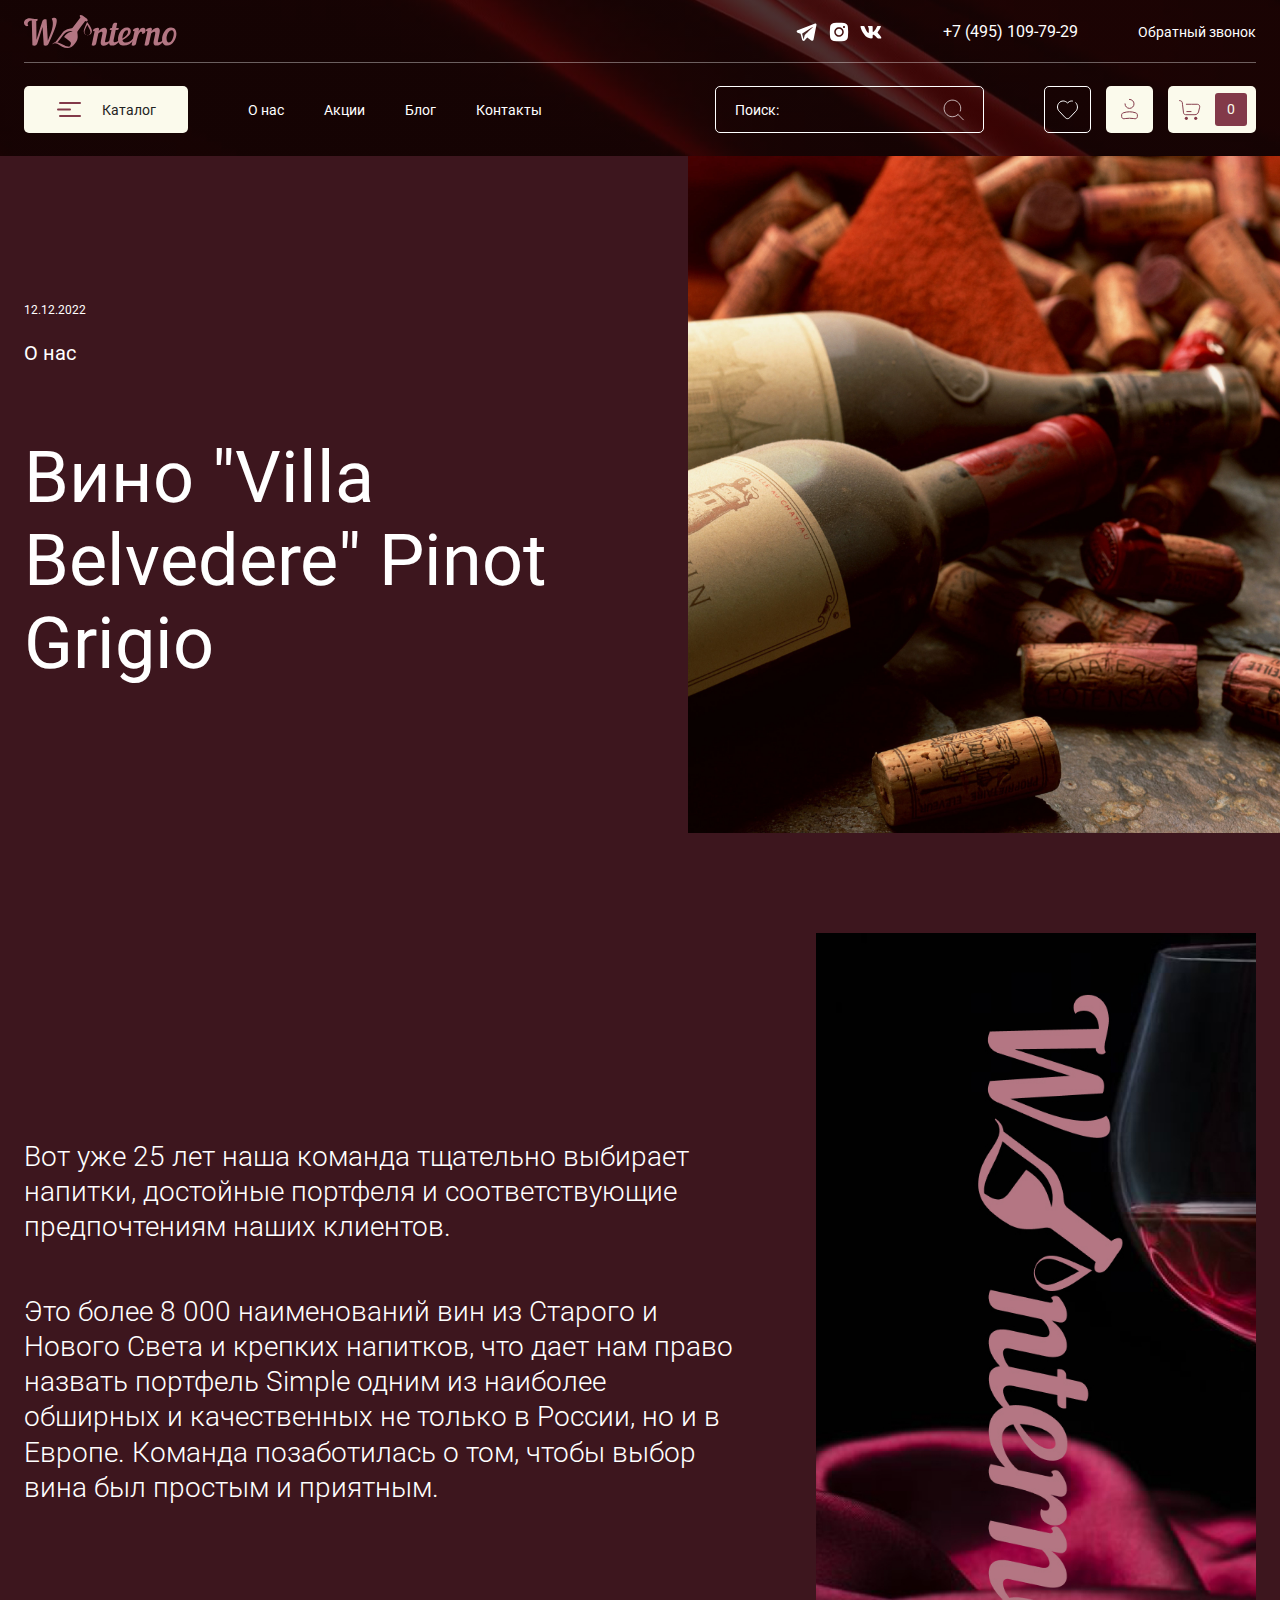
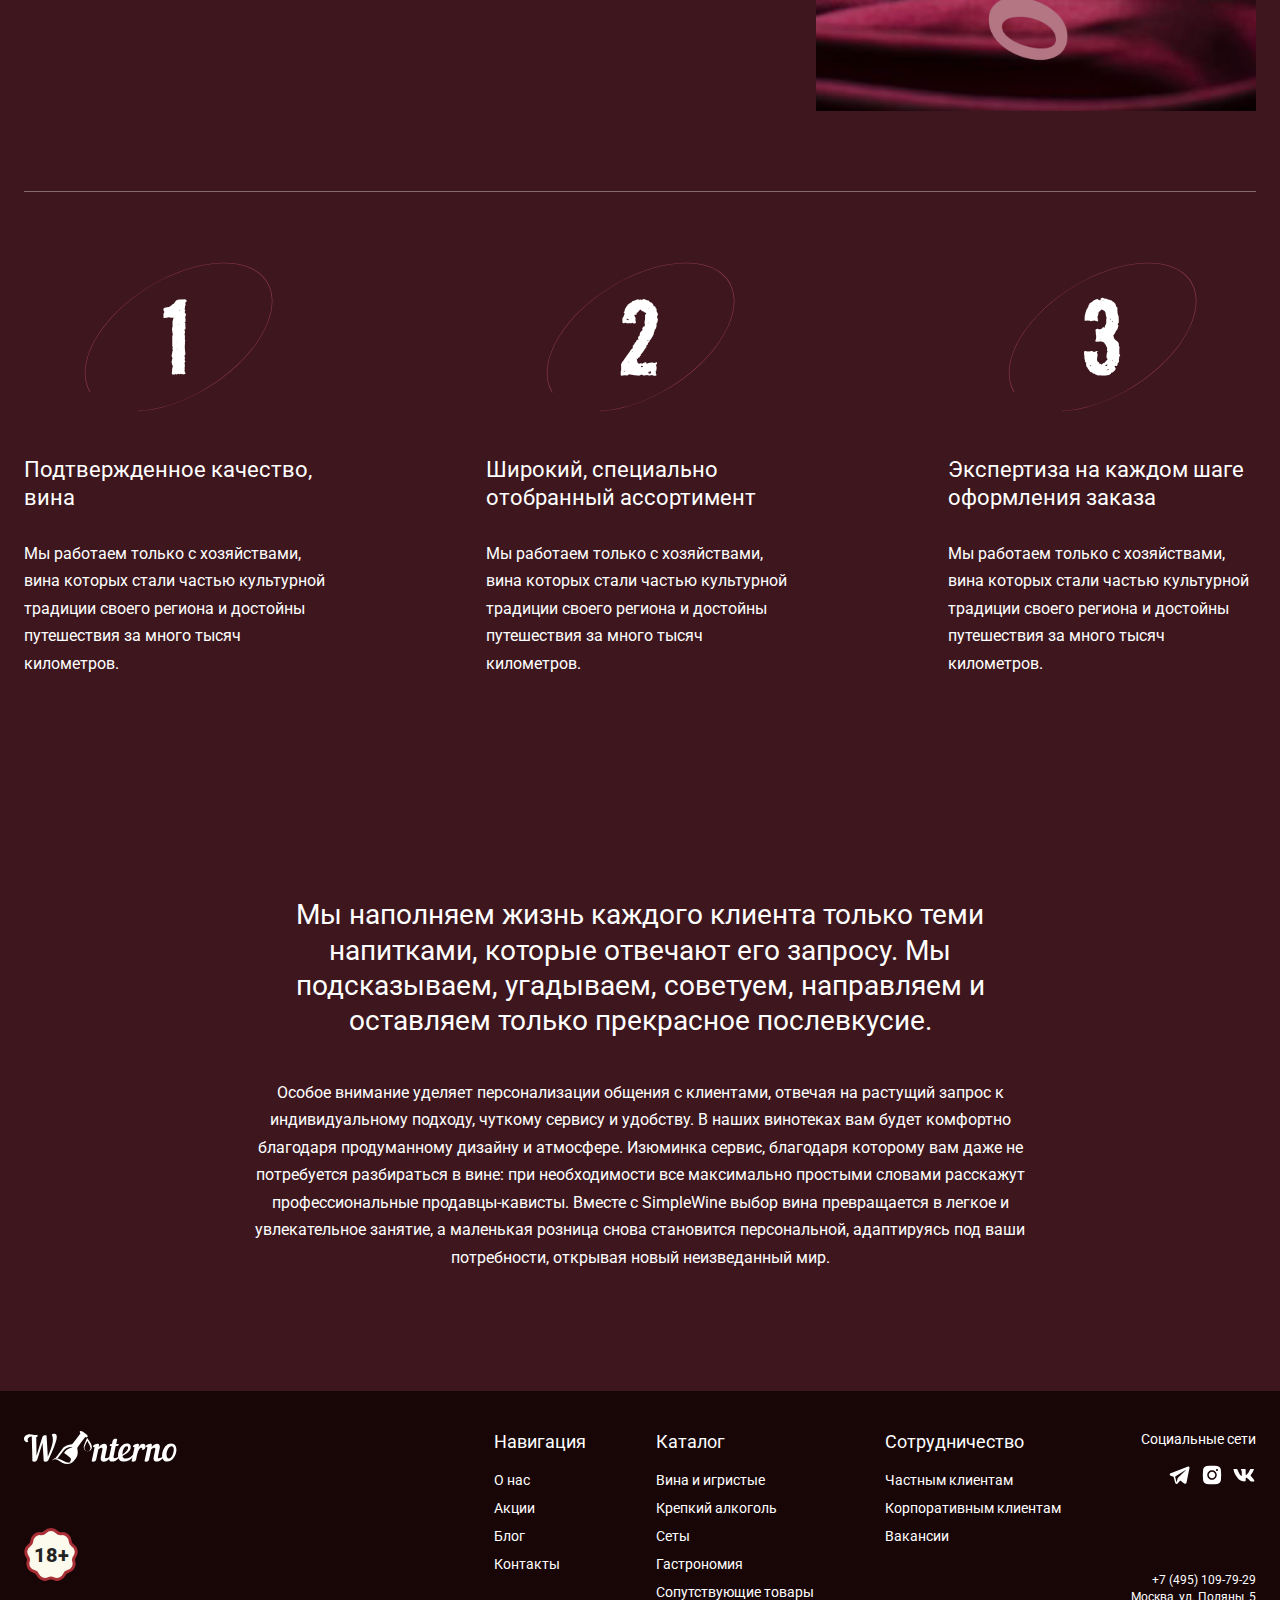
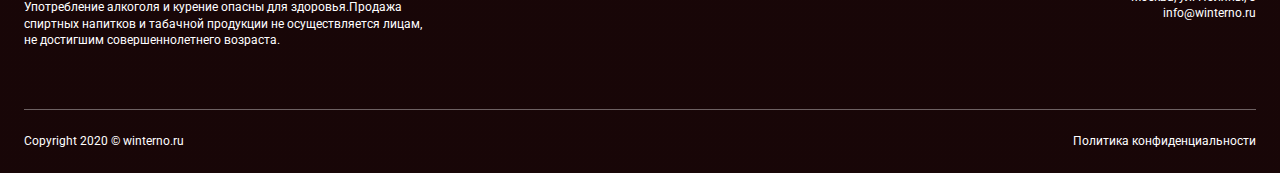
<file: about.html>
<!DOCTYPE html>
<html lang="ru">
	<head>
		<meta http-equiv="Content-Type" content="text/html; charset=utf-8">

		<!-- Адаптирование страницы для мобильных устройств -->
		<meta name="viewport" content="width=device-width, initial-scale=1, maximum-scale=1">

		<!-- Запрет распознования номера телефона -->
		<meta name="format-detection" content="telephone=no">
		<meta name="SKYPE_TOOLBAR" content ="SKYPE_TOOLBAR_PARSER_COMPATIBLE">

		<!-- Заголовок страницы -->
		<title>Заголовок страницы</title>

		<!-- Данное значение часто используют(использовали) поисковые системы -->
		<meta name="description" content="">
		<meta name="keywords" content="">

		<!-- Изменение цвета панели моб. браузера -->
		<meta name="msapplication-TileColor" content="#6AB12F">
		<meta name="theme-color" content="#6AB12F">

		<!-- Подключение шрифтов с гугла -->
		<link rel="preconnect" href="https://fonts.googleapis.com">
		<link rel="preconnect" href="https://fonts.gstatic.com" crossorigin>
		<link href="https://fonts.googleapis.com/css2?family=Inter&family=Jacques+Francois&family=Road+Rage&family=Roboto:ital,wght@0,300;0,400;0,500;0,700;0,900;1,300;1,400;1,500;1,700;1,900&display=swap" rel="stylesheet">

		<!-- Подключение файлов стилей -->
		<link rel="stylesheet" href="css/swiper-bundle.min.css" async>
		<link rel="stylesheet" href="css/swiper.css" async>
		<link rel="stylesheet" href="css/fancybox.css" async>
		<link rel="stylesheet" href="css/ion.rangeSlider.css" async>
		<link rel="stylesheet" href="css/styles.css" async>

		<link rel="stylesheet" href="css/response_1487.css" media="print, (max-width: 1487px)" async>
		<link rel="stylesheet" href="css/response_1439.css" media="print, (max-width: 1439px)" async>
		<link rel="stylesheet" href="css/response_1279.css" media="print, (max-width: 1279px)" async>
		<link rel="stylesheet" href="css/response_1023.css" media="print, (max-width: 1023px)" async>
		<link rel="stylesheet" href="css/response_767.css" media="print, (max-width: 767px)" async>
		<link rel="stylesheet" href="css/response_479.css" media="(max-width: 479px)" async>
	</head>

	<body>
		<div class="wrap">
			<div class="main">
				<header>
					<button class="mob_close_btn"></button>

					<div class="scroll">
						<div class="top">
							<div class="cont row">
								<a href="/" class="logo">
									<img src="images/logo.svg" alt="">
								</a>

								<div class="socials">
									<a href="/" target="_blank" rel="noopener nofollow" class="telegram_link">
										<svg class="icon"><use xlink:href="images/sprite.svg#ic_telegram"></use></svg>
									</a>

									<a href="/" target="_blank" rel="noopener nofollow" class="instagram_link">
										<svg class="icon"><use xlink:href="images/sprite.svg#ic_instagram"></use></svg>
									</a>

									<a href="/" target="_blank" rel="noopener nofollow" class="vk_link">
										<svg class="icon"><use xlink:href="images/sprite.svg#ic_vk"></use></svg>
									</a>
								</div>

								<div class="phone">
									<a href="tel:+74951097929">+7 (495) 109-79-29</a>
								</div>

								<button class="callback_btn modal_btn" data-modal="callback_modal">Обратный звонок</button>
							</div>
						</div>

						<div class="bottom">
							<div class="cont row">
								<div class="catalog modal_cont">
									<button class="btn mini_modal_btn" data-modal-id="catalog_modal">
										<svg class="icon"><use xlink:href="images/sprite.svg#ic_menu"></use></svg>
										<span>Каталог</span>
									</button>

									<div class="mini_modal" id="catalog_modal">
										<div class="row">
											<a href="/" class="category">
												<div class="thumb">
													<img data-src="images/tmp/catalog_thumb1.png" alt="" class="lazyload">
												</div>

												<div class="name">Вина и игристые</div>
											</a>

											<a href="/" class="category">
												<div class="thumb">
													<img data-src="images/tmp/catalog_thumb2.png" alt="" class="lazyload">
												</div>

												<div class="name">Крепкий алкоголь</div>
											</a>

											<a href="/" class="category">
												<div class="thumb">
													<img data-src="images/tmp/catalog_thumb3.png" alt="" class="lazyload">
												</div>

												<div class="name">Сеты</div>
											</a>

											<a href="/" class="category">
												<div class="thumb">
													<img data-src="images/tmp/catalog_thumb4.png" alt="" class="lazyload">
												</div>

												<div class="name">Гастрономия</div>
											</a>

											<a href="/" class="category">
												<div class="thumb">
													<img data-src="images/tmp/catalog_thumb5.png" alt="" class="lazyload">
												</div>

												<div class="name">Сопутствующие товары</div>
											</a>
										</div>

										<div class="overlay"></div>
									</div>
								</div>

								<nav class="menu row">
									<div class="menu_item">
										<a href="/">О нас</a>
									</div>

									<div class="menu_item">
										<a href="/">Акции</a>
									</div>

									<div class="menu_item">
										<a href="/">Блог</a>
									</div>

									<div class="menu_item">
										<a href="/">Контакты</a>
									</div>
								</nav>

								<div class="search">
									<form action="">
										<input type="text" name="" value="" class="input" placeholder="Поиск:">

										<button type="submit" class="submit_btn">
											<svg class="icon"><use xlink:href="images/sprite.svg#ic_search"></use></svg>
										</button>
									</form>
								</div>

								<div class="btns">
									<a href="/" class="btn favorite_link">
										<svg class="icon"><use xlink:href="images/sprite.svg#ic_favorite"></use></svg>
									</a>

									<button class="btn account_btn modal_btn" data-modal="login_modal">
										<svg class="icon"><use xlink:href="images/sprite.svg#ic_user"></use></svg>
									</button>

									<a href="/" class="btn cart_link">
										<svg class="icon"><use xlink:href="images/sprite.svg#ic_cart"></use></svg>
										<span>0</span>
									</a>
								</div>
							</div>
						</div>
					</div>

					<img data-src="images/bg_header.jpg" alt="" class="bg lazyload">
				</header>


				<section class="mob_header">
					<div class="cont row">
						<a href="/" class="logo">
							<img src="images/logo.svg" alt="">
						</a>

						<div class="btns">
							<a href="/" class="btn favorite_link">
								<svg class="icon"><use xlink:href="images/sprite.svg#ic_favorite"></use></svg>
							</a>

							<button class="btn account_btn modal_btn" data-modal="login_modal">
								<svg class="icon"><use xlink:href="images/sprite.svg#ic_user"></use></svg>
							</button>

							<a href="/" class="btn cart_link">
								<svg class="icon"><use xlink:href="images/sprite.svg#ic_cart"></use></svg>
								<span>0</span>
							</a>

							<button class="btn mob_menu_btn">
								<svg class="icon"><use xlink:href="images/sprite.svg#ic_menu"></use></svg>
							</button>
						</div>
					</div>

					<img data-src="images/bg_header.jpg" alt="" class="bg lazyload">
				</section>


				<section class="about_info">
					<div class="cont row">
						<div class="data">
							<div class="date">12.12.2022</div>

							<div class="pre_title">О нас</div>

							<h1 class="title">Вино "Villa Belvedere" Pinot Grigio</h1>
						</div>

						<img src="images/tmp/about_info_img.jpg" alt="" class="img">
					</div>

					<img data-src="images/bg_about_info.svg" alt="" class="bg lazyload">
				</section>


				<section class="about_experience">
					<div class="cont row">
						<div class="text">
							<p>Вот уже 25 лет наша команда<br> тщательно выбирает напитки,<br> достойные портфеля<br> и соответствующие предпочтениям наших клиентов.</p>

							<p>Это более 8 000 наименований вин<br> из Старого и Нового Света и крепких напитков, что дает нам право назвать портфель Simple одним из наиболее обширных и качественных не только<br> в России, но и в Европе. Команда  позаботилась о том, чтобы выбор<br> вина был простым и приятным.</p>
						</div>

						<img src="images/tmp/about_experience_img.jpg" alt="" class="img">
					</div>
				</section>


				<section class="about_advantages">
					<div class="cont">
						<div class="row">
							<div class="item">
								<div class="number"></div>

								<div class="name">Подтвержденное качество, вина</div>

								<div class="desc">Мы работаем только с хозяйствами, вина которых стали частью культурной традиции своего региона и достойны путешествия за много тысяч километров.</div>
							</div>

							<div class="item">
								<div class="number"></div>

								<div class="name">Широкий, специально отобранный ассортимент</div>

								<div class="desc">Мы работаем только с хозяйствами, вина которых стали частью культурной традиции своего региона и достойны путешествия за много тысяч километров.</div>
							</div>

							<div class="item">
								<div class="number"></div>

								<div class="name">Экспертиза на каждом шаге оформления заказа</div>

								<div class="desc">Мы работаем только с хозяйствами, вина которых стали частью культурной традиции своего региона и достойны путешествия за много тысяч километров.</div>
							</div>
						</div>
					</div>
				</section>


				<section class="about_we">
					<div class="cont">
						<div class="title">Мы наполняем жизнь каждого клиента только теми напитками, которые отвечают его запросу. Мы подсказываем, угадываем, советуем, направляем и оставляем только прекрасное послевкусие.</div>

						<div class="desc text_block">
							<p>Особое внимание  уделяет персонализации общения с клиентами, отвечая на растущий запрос к индивидуальному подходу, чуткому сервису и удобству. В наших винотеках вам будет комфортно благодаря продуманному дизайну и атмосфере. Изюминка  сервис, благодаря которому вам даже  не потребуется разбираться в вине: при необходимости все максимально простыми словами расскажут профессиональные продавцы-кависты. Вместе с SimpleWine выбор вина превращается в легкое и увлекательное занятие, а маленькая розница снова становится персональной, адаптируясь под ваши потребности, открывая новый неизведанный мир.</p>
						</div>
					</div>

					<img data-src="images/tmp/bg_about_we.jpg" alt="" class="bg lazyload">
				</section>
			</div>


			<footer>
				<div class="top">
					<div class="cont row">
						<div class="col_left">
							<div class="logo">
								<img src="images/logo_white.svg" alt="">
							</div>

							<div class="age">
								<div class="icon">18+</div>

								<div>Употребление алкоголя и курение опасны для здоровья.Продажа спиртных напитков и табачной продукции не осуществляется лицам, не достигшим совершеннолетнего возраста.</div>
							</div>
						</div>

						<div class="links">
							<div class="title">Навигация</div>

							<div class="items">
								<div><a href="/">О нас</a></div>
								<div><a href="/">Акции</a></div>
								<div><a href="/">Блог</a></div>
								<div><a href="/">Контакты</a></div>
							</div>
						</div>

						<div class="links">
							<div class="title">Каталог</div>

							<div class="items">
								<div><a href="/">Вина и игристые</a></div>
								<div><a href="/">Крепкий алкоголь</a></div>
								<div><a href="/">Сеты</a></div>
								<div><a href="/">Гастрономия</a></div>
								<div><a href="/">Сопутствующие товары</a></div>
							</div>
						</div>

						<div class="links mob_show">
							<div class="title">Сотрудничество</div>

							<div class="items">
								<div><a href="/">Частным клиентам</a></div>
								<div><a href="/">Корпоративным клиентам</a></div>
								<div><a href="/">Вакансии</a></div>
							</div>
						</div>

						<div class="contacts">
							<div class="socials">
								<div class="title">Социальные сети</div>

								<div class="items">
									<a href="/" target="_blank" rel="noopener nofollow" class="telegram_link">
										<svg class="icon"><use xlink:href="images/sprite.svg#ic_telegram"></use></svg>
									</a>

									<a href="/" target="_blank" rel="noopener nofollow" class="instagram_link">
										<svg class="icon"><use xlink:href="images/sprite.svg#ic_instagram"></use></svg>
									</a>

									<a href="/" target="_blank" rel="noopener nofollow" class="vk_link">
										<svg class="icon"><use xlink:href="images/sprite.svg#ic_vk"></use></svg>
									</a>
								</div>
							</div>

							<div class="phone">
								<a href="tel:+74951097929">+7 (495) 109-79-29</a>
							</div>

							<div class="location">Москва, ул. Поляны, 5</div>

							<div class="email">
								<a href="mailto:info@winterno.ru">info@winterno.ru</a>
							</div>
						</div>
					</div>
				</div>

				<div class="bottom">
					<div class="cont row">
						<div class="copyright">Copyright 2020 &copy; winterno.ru</div>

						<div class="privacy_policy_link">
							<a href="/">Политика конфиденциальности</a>
						</div>
					</div>
				</div>

				<img data-src="images/bg_footer.jpg" alt="" class="bg lazyload">
			</footer>


			<div class="overlay"></div>
		</div>


		<section class="modal" id="confirm_age_modal">
			<div class="modal_title">Вам исполнилось<br> 18 лет?</div>

			<div class="btns">
				<button class="btn close_btn">Да</button>
				<button class="btn">Нет</button>
			</div>

			<img data-src="images/bg_confirm_modal.jpg" alt="" class="bg lazyload">
		</section>


		<section class="modal" id="callback_modal">
			<div class="modal_title">Обратный звонок</div>

			<form action="" class="form">
				<div class="line">
					<div class="field">
						<input type="text" name="" value="" class="input" placeholder="Ваше имя:">
					</div>
				</div>

				<div class="line">
					<div class="field">
						<input type="tel" name="" value="" class="input" placeholder="Телефон:">
					</div>
				</div>

				<div class="submit">
					<button type="submit" class="submit_btn">Отправить</button>
				</div>
			</form>
		</section>


		<section class="modal" id="login_modal">
			<div class="modal_title">Вход</div>

			<form action="" class="form">
				<div class="line">
					<div class="field">
						<input type="email" name="" value="" class="input" placeholder="E-mail: *">
					</div>
				</div>

				<div class="line">
					<div class="field">
						<input type="password" name="" value="" class="input" placeholder="Пароль:">
					</div>
				</div>

				<div class="submit">
					<button class="forgot_btn">Забыли пароль</button>

					<button type="submit" class="submit_btn">Отправить</button>
				</div>
			</form>
		</section>


		<section class="modal" id="register_modal">
			<div class="modal_title">Регистрация</div>

			<form action="" class="form">
				<div class="line">
					<div class="field">
						<input type="email" name="" value="" class="input" placeholder="E-mail: *">
					</div>
				</div>

				<div class="line">
					<div class="field">
						<input type="password" name="" value="" class="input" placeholder="Пароль:">
					</div>
				</div>

				<div class="submit">
					<div class="agree">
						<label>
							<input type="checkbox" name="agree" checked>

							<div class="check">
								<svg><use xlink:href="images/sprite.svg#ic_check"></use></svg>
							</div>

							<div>Нажимая кнопку "Регистрация", я соглашаюсь с <a href="/" target="_blank">Политикой конфиденциальности</a></div>
						</label>
					</div>

					<button type="submit" class="submit_btn">Регистрация</button>
				</div>
			</form>
		</section>


		<!-- Подключение javascript файлов -->
		<script src="js/jquery-3.6.3.min.js"></script>
		<script src="js/functions.js"></script>
		<script src="js/swiper-bundle.min.js"></script>
		<script src="js/fancybox.js"></script>
		<script src="js/ion.rangeSlider.min.js"></script>
		<script src="js/nice-select2.js"></script>
		<script src="js/clipboard.min.js"></script>
		<script src="js/imask.js"></script>
		<script src="js/scripts.js"></script>
	</body>
</html>
</file>
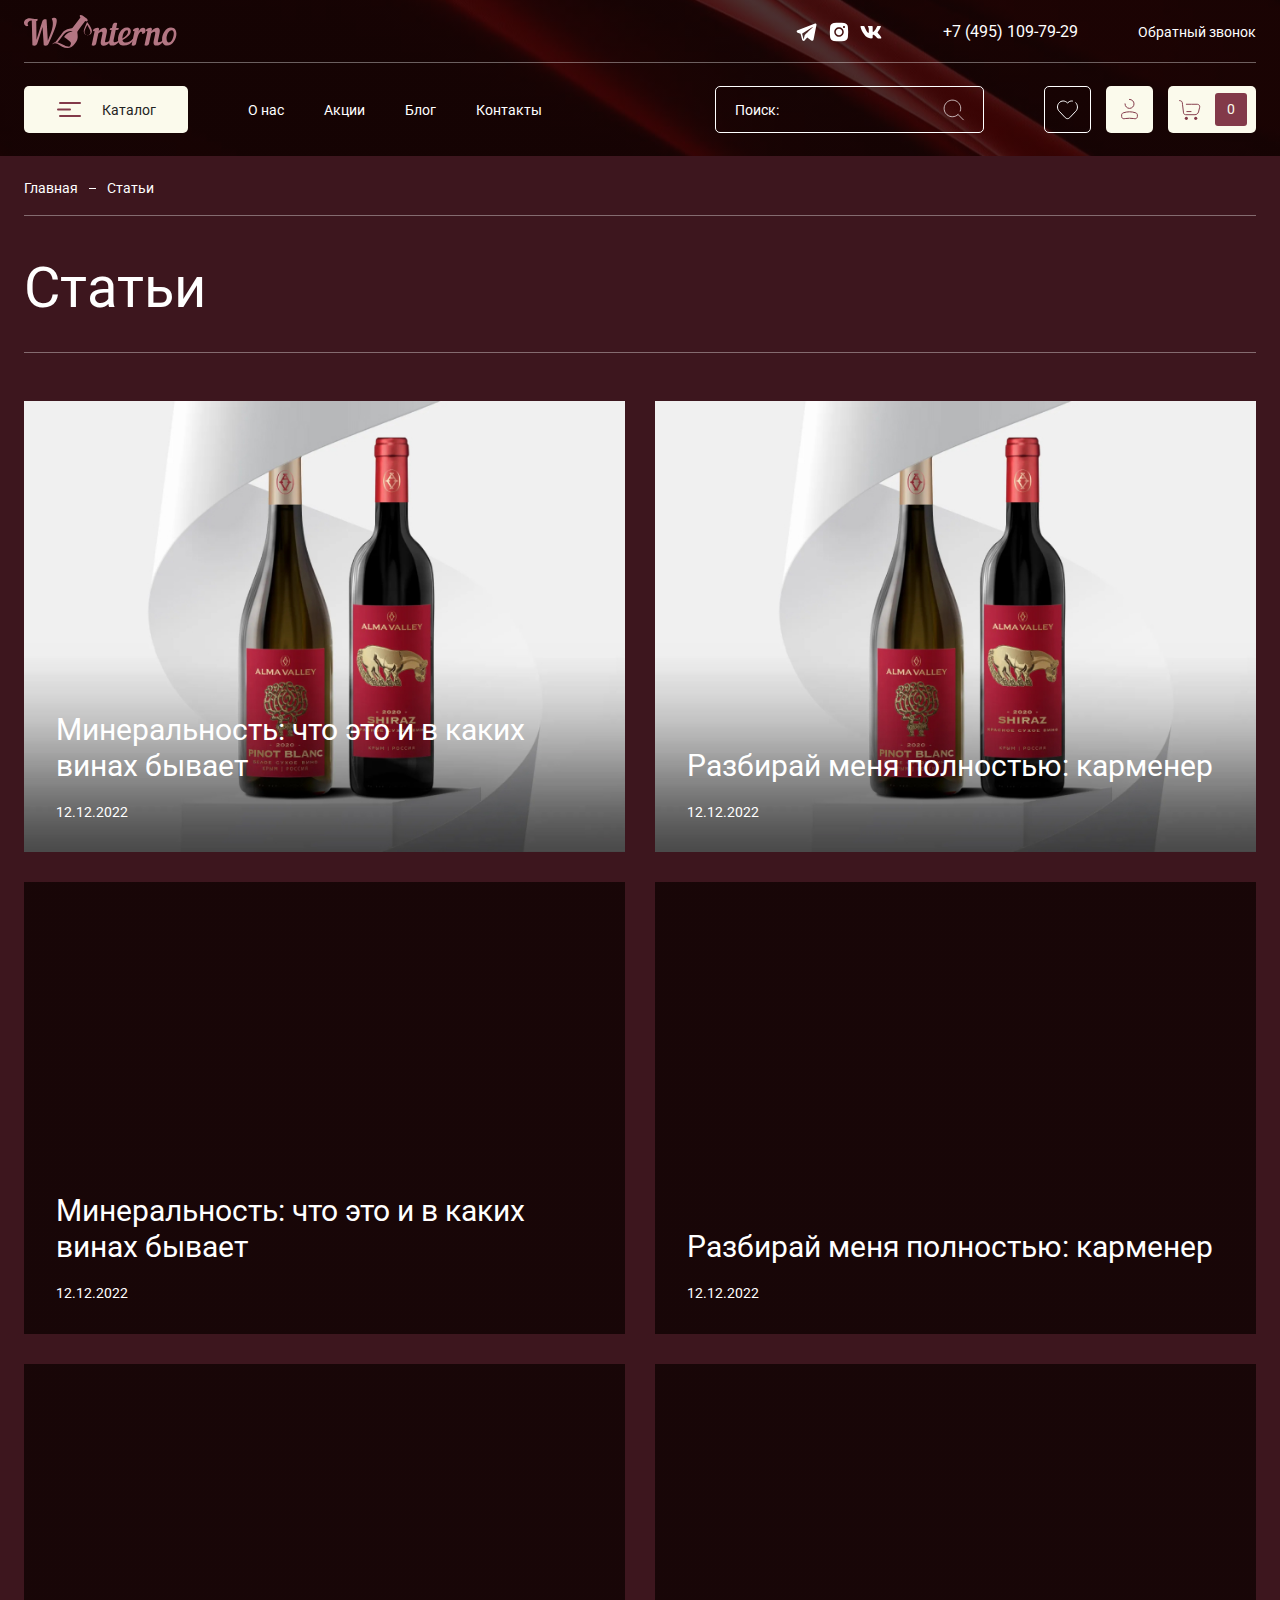
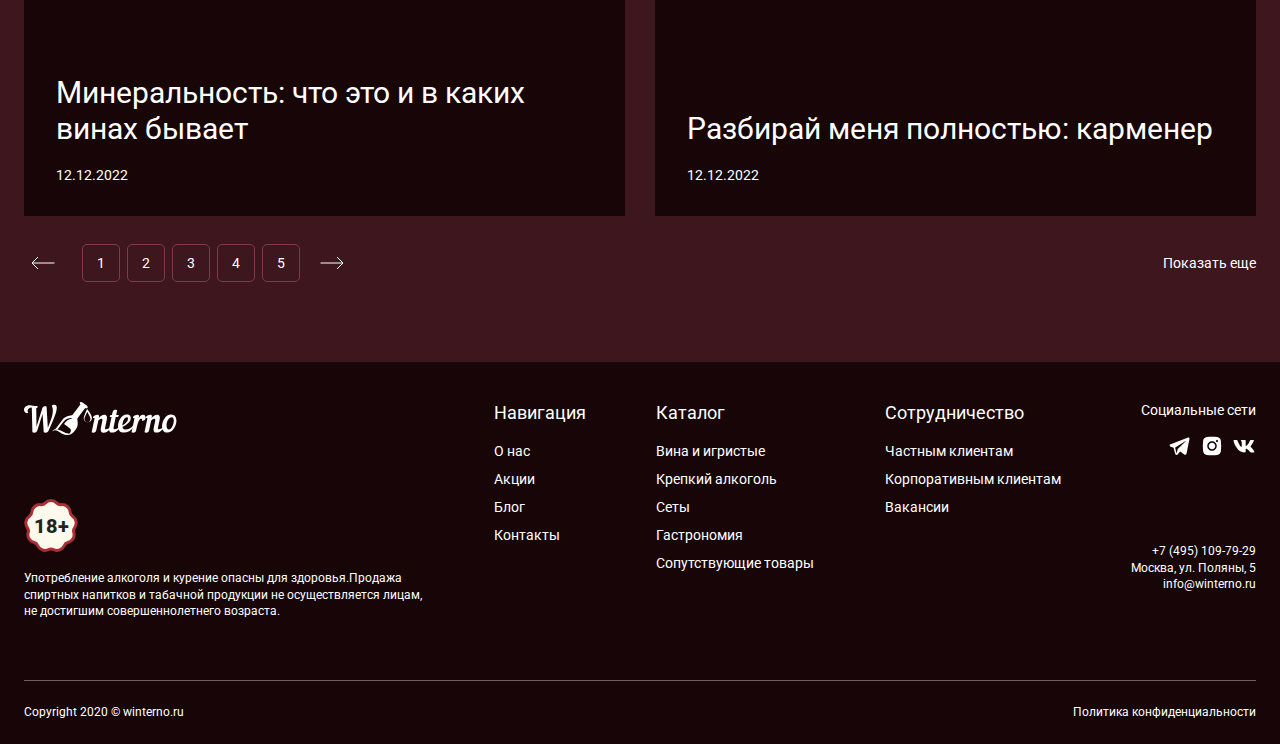
<file: articles.html>
<!DOCTYPE html>
<html lang="ru">
	<head>
		<meta http-equiv="Content-Type" content="text/html; charset=utf-8">

		<!-- Адаптирование страницы для мобильных устройств -->
		<meta name="viewport" content="width=device-width, initial-scale=1, maximum-scale=1">

		<!-- Запрет распознования номера телефона -->
		<meta name="format-detection" content="telephone=no">
		<meta name="SKYPE_TOOLBAR" content ="SKYPE_TOOLBAR_PARSER_COMPATIBLE">

		<!-- Заголовок страницы -->
		<title>Заголовок страницы</title>

		<!-- Данное значение часто используют(использовали) поисковые системы -->
		<meta name="description" content="">
		<meta name="keywords" content="">

		<!-- Изменение цвета панели моб. браузера -->
		<meta name="msapplication-TileColor" content="#6AB12F">
		<meta name="theme-color" content="#6AB12F">

		<!-- Подключение шрифтов с гугла -->
		<link rel="preconnect" href="https://fonts.googleapis.com">
		<link rel="preconnect" href="https://fonts.gstatic.com" crossorigin>
		<link href="https://fonts.googleapis.com/css2?family=Inter&family=Jacques+Francois&family=Road+Rage&family=Roboto:ital,wght@0,300;0,400;0,500;0,700;0,900;1,300;1,400;1,500;1,700;1,900&display=swap" rel="stylesheet">

		<!-- Подключение файлов стилей -->
		<link rel="stylesheet" href="css/swiper-bundle.min.css" async>
		<link rel="stylesheet" href="css/swiper.css" async>
		<link rel="stylesheet" href="css/fancybox.css" async>
		<link rel="stylesheet" href="css/ion.rangeSlider.css" async>
		<link rel="stylesheet" href="css/styles.css" async>

		<link rel="stylesheet" href="css/response_1487.css" media="print, (max-width: 1487px)" async>
		<link rel="stylesheet" href="css/response_1439.css" media="print, (max-width: 1439px)" async>
		<link rel="stylesheet" href="css/response_1279.css" media="print, (max-width: 1279px)" async>
		<link rel="stylesheet" href="css/response_1023.css" media="print, (max-width: 1023px)" async>
		<link rel="stylesheet" href="css/response_767.css" media="print, (max-width: 767px)" async>
		<link rel="stylesheet" href="css/response_479.css" media="(max-width: 479px)" async>
	</head>

	<body>
		<div class="wrap">
			<div class="main">
				<header>
					<button class="mob_close_btn"></button>

					<div class="scroll">
						<div class="top">
							<div class="cont row">
								<a href="/" class="logo">
									<img src="images/logo.svg" alt="">
								</a>

								<div class="socials">
									<a href="/" target="_blank" rel="noopener nofollow" class="telegram_link">
										<svg class="icon"><use xlink:href="images/sprite.svg#ic_telegram"></use></svg>
									</a>

									<a href="/" target="_blank" rel="noopener nofollow" class="instagram_link">
										<svg class="icon"><use xlink:href="images/sprite.svg#ic_instagram"></use></svg>
									</a>

									<a href="/" target="_blank" rel="noopener nofollow" class="vk_link">
										<svg class="icon"><use xlink:href="images/sprite.svg#ic_vk"></use></svg>
									</a>
								</div>

								<div class="phone">
									<a href="tel:+74951097929">+7 (495) 109-79-29</a>
								</div>

								<button class="callback_btn modal_btn" data-modal="callback_modal">Обратный звонок</button>
							</div>
						</div>

						<div class="bottom">
							<div class="cont row">
								<div class="catalog modal_cont">
									<button class="btn mini_modal_btn" data-modal-id="catalog_modal">
										<svg class="icon"><use xlink:href="images/sprite.svg#ic_menu"></use></svg>
										<span>Каталог</span>
									</button>

									<div class="mini_modal" id="catalog_modal">
										<div class="row">
											<a href="/" class="category">
												<div class="thumb">
													<img data-src="images/tmp/catalog_thumb1.png" alt="" class="lazyload">
												</div>

												<div class="name">Вина и игристые</div>
											</a>

											<a href="/" class="category">
												<div class="thumb">
													<img data-src="images/tmp/catalog_thumb2.png" alt="" class="lazyload">
												</div>

												<div class="name">Крепкий алкоголь</div>
											</a>

											<a href="/" class="category">
												<div class="thumb">
													<img data-src="images/tmp/catalog_thumb3.png" alt="" class="lazyload">
												</div>

												<div class="name">Сеты</div>
											</a>

											<a href="/" class="category">
												<div class="thumb">
													<img data-src="images/tmp/catalog_thumb4.png" alt="" class="lazyload">
												</div>

												<div class="name">Гастрономия</div>
											</a>

											<a href="/" class="category">
												<div class="thumb">
													<img data-src="images/tmp/catalog_thumb5.png" alt="" class="lazyload">
												</div>

												<div class="name">Сопутствующие товары</div>
											</a>
										</div>

										<div class="overlay"></div>
									</div>
								</div>

								<nav class="menu row">
									<div class="menu_item">
										<a href="/">О нас</a>
									</div>

									<div class="menu_item">
										<a href="/">Акции</a>
									</div>

									<div class="menu_item">
										<a href="/">Блог</a>
									</div>

									<div class="menu_item">
										<a href="/">Контакты</a>
									</div>
								</nav>

								<div class="search">
									<form action="">
										<input type="text" name="" value="" class="input" placeholder="Поиск:">

										<button type="submit" class="submit_btn">
											<svg class="icon"><use xlink:href="images/sprite.svg#ic_search"></use></svg>
										</button>
									</form>
								</div>

								<div class="btns">
									<a href="/" class="btn favorite_link">
										<svg class="icon"><use xlink:href="images/sprite.svg#ic_favorite"></use></svg>
									</a>

									<button class="btn account_btn modal_btn" data-modal="login_modal">
										<svg class="icon"><use xlink:href="images/sprite.svg#ic_user"></use></svg>
									</button>

									<a href="/" class="btn cart_link">
										<svg class="icon"><use xlink:href="images/sprite.svg#ic_cart"></use></svg>
										<span>0</span>
									</a>
								</div>
							</div>
						</div>
					</div>

					<img data-src="images/bg_header.jpg" alt="" class="bg lazyload">
				</header>


				<section class="mob_header">
					<div class="cont row">
						<a href="/" class="logo">
							<img src="images/logo.svg" alt="">
						</a>

						<div class="btns">
							<a href="/" class="btn favorite_link">
								<svg class="icon"><use xlink:href="images/sprite.svg#ic_favorite"></use></svg>
							</a>

							<button class="btn account_btn modal_btn" data-modal="login_modal">
								<svg class="icon"><use xlink:href="images/sprite.svg#ic_user"></use></svg>
							</button>

							<a href="/" class="btn cart_link">
								<svg class="icon"><use xlink:href="images/sprite.svg#ic_cart"></use></svg>
								<span>0</span>
							</a>

							<button class="btn mob_menu_btn">
								<svg class="icon"><use xlink:href="images/sprite.svg#ic_menu"></use></svg>
							</button>
						</div>
					</div>

					<img data-src="images/bg_header.jpg" alt="" class="bg lazyload">
				</section>


				<section class="page_head">
					<div class="cont">
						<div class="breadcrumbs">
							<a href="/">Главная</a> <span class="sep"></span>
							<span class="current">Статьи</span>
						</div>

						<h1 class="page_title">Статьи</h1>
					</div>
				</section>


				<section class="articles">
					<div class="cont">
						<div class="row">
							<a href="/" class="article">
								<div class="thumb">
									<img data-src="images/tmp/article_thumb1.jpg" alt="" class="lazyload">
								</div>

								<div class="info">
									<div class="name">Минеральность: что это и в каких винах бывает</div>

									<div class="date">12.12.2022</div>
								</div>
							</a>

							<a href="/" class="article">
								<div class="thumb">
									<img data-src="images/tmp/article_thumb1.jpg" alt="" class="lazyload">
								</div>

								<div class="info">
									<div class="name">Разбирай меня полностью: карменер</div>

									<div class="date">12.12.2022</div>
								</div>
							</a>

							<a href="/" class="article">
								<div class="thumb">
									<img data-src="images/tmp/article_thumb1.jpg" alt="" class="lazyload">
								</div>

								<div class="info">
									<div class="name">Минеральность: что это и в каких винах бывает</div>

									<div class="date">12.12.2022</div>
								</div>
							</a>

							<a href="/" class="article">
								<div class="thumb">
									<img data-src="images/tmp/article_thumb1.jpg" alt="" class="lazyload">
								</div>

								<div class="info">
									<div class="name">Разбирай меня полностью: карменер</div>

									<div class="date">12.12.2022</div>
								</div>
							</a>

							<a href="/" class="article">
								<div class="thumb">
									<img data-src="images/tmp/article_thumb1.jpg" alt="" class="lazyload">
								</div>

								<div class="info">
									<div class="name">Минеральность: что это и в каких винах бывает</div>

									<div class="date">12.12.2022</div>
								</div>
							</a>

							<a href="/" class="article">
								<div class="thumb">
									<img data-src="images/tmp/article_thumb1.jpg" alt="" class="lazyload">
								</div>

								<div class="info">
									<div class="name">Разбирай меня полностью: карменер</div>

									<div class="date">12.12.2022</div>
								</div>
							</a>
						</div>

						<div class="pagination">
							<a href="/" class="prev">
								<svg class="icon"><use xlink:href="images/sprite.svg#ic_arrow_hor"></use></svg>
							</a>

							<a class="active">1</a>
							<a href="/">2</a>
							<a href="/">3</a>
							<a href="/">4</a>
							<a href="/">5</a>

							<a href="/" class="next">
								<svg class="icon"><use xlink:href="images/sprite.svg#ic_arrow_hor"></use></svg>
							</a>

							<button class="more_btn">Показать еще</button>
						</div>
					</div>
				</section>
			</div>


			<footer>
				<div class="top">
					<div class="cont row">
						<div class="col_left">
							<div class="logo">
								<img src="images/logo_white.svg" alt="">
							</div>

							<div class="age">
								<div class="icon">18+</div>

								<div>Употребление алкоголя и курение опасны для здоровья.Продажа спиртных напитков и табачной продукции не осуществляется лицам, не достигшим совершеннолетнего возраста.</div>
							</div>
						</div>

						<div class="links">
							<div class="title">Навигация</div>

							<div class="items">
								<div><a href="/">О нас</a></div>
								<div><a href="/">Акции</a></div>
								<div><a href="/">Блог</a></div>
								<div><a href="/">Контакты</a></div>
							</div>
						</div>

						<div class="links">
							<div class="title">Каталог</div>

							<div class="items">
								<div><a href="/">Вина и игристые</a></div>
								<div><a href="/">Крепкий алкоголь</a></div>
								<div><a href="/">Сеты</a></div>
								<div><a href="/">Гастрономия</a></div>
								<div><a href="/">Сопутствующие товары</a></div>
							</div>
						</div>

						<div class="links">
							<div class="title">Сотрудничество</div>

							<div class="items">
								<div><a href="/">Частным клиентам</a></div>
								<div><a href="/">Корпоративным клиентам</a></div>
								<div><a href="/">Вакансии</a></div>
							</div>
						</div>

						<div class="contacts">
							<div class="socials">
								<div class="title">Социальные сети</div>

								<div class="items">
									<a href="/" target="_blank" rel="noopener nofollow" class="telegram_link">
										<svg class="icon"><use xlink:href="images/sprite.svg#ic_telegram"></use></svg>
									</a>

									<a href="/" target="_blank" rel="noopener nofollow" class="instagram_link">
										<svg class="icon"><use xlink:href="images/sprite.svg#ic_instagram"></use></svg>
									</a>

									<a href="/" target="_blank" rel="noopener nofollow" class="vk_link">
										<svg class="icon"><use xlink:href="images/sprite.svg#ic_vk"></use></svg>
									</a>
								</div>
							</div>

							<div class="phone">
								<a href="tel:+74951097929">+7 (495) 109-79-29</a>
							</div>

							<div class="location">Москва, ул. Поляны, 5</div>

							<div class="email">
								<a href="mailto:info@winterno.ru">info@winterno.ru</a>
							</div>
						</div>
					</div>
				</div>

				<div class="bottom">
					<div class="cont row">
						<div class="copyright">Copyright 2020 &copy; winterno.ru</div>

						<div class="privacy_policy_link">
							<a href="/">Политика конфиденциальности</a>
						</div>
					</div>
				</div>

				<img data-src="images/bg_footer.jpg" alt="" class="bg lazyload">
			</footer>


			<div class="overlay"></div>
		</div>


		<section class="modal" id="confirm_age_modal">
			<div class="modal_title">Вам исполнилось<br> 18 лет?</div>

			<div class="btns">
				<button class="btn close_btn">Да</button>
				<button class="btn">Нет</button>
			</div>

			<img data-src="images/bg_confirm_modal.jpg" alt="" class="bg lazyload">
		</section>


		<section class="modal" id="callback_modal">
			<div class="modal_title">Обратный звонок</div>

			<form action="" class="form">
				<div class="line">
					<div class="field">
						<input type="text" name="" value="" class="input" placeholder="Ваше имя:">
					</div>
				</div>

				<div class="line">
					<div class="field">
						<input type="tel" name="" value="" class="input" placeholder="Телефон:">
					</div>
				</div>

				<div class="submit">
					<button type="submit" class="submit_btn">Отправить</button>
				</div>
			</form>
		</section>


		<section class="modal" id="login_modal">
			<div class="modal_title">Вход</div>

			<form action="" class="form">
				<div class="line">
					<div class="field">
						<input type="email" name="" value="" class="input" placeholder="E-mail: *">
					</div>
				</div>

				<div class="line">
					<div class="field">
						<input type="password" name="" value="" class="input" placeholder="Пароль:">
					</div>
				</div>

				<div class="submit">
					<button class="forgot_btn">Забыли пароль</button>

					<button type="submit" class="submit_btn">Отправить</button>
				</div>
			</form>
		</section>


		<section class="modal" id="register_modal">
			<div class="modal_title">Регистрация</div>

			<form action="" class="form">
				<div class="line">
					<div class="field">
						<input type="email" name="" value="" class="input" placeholder="E-mail: *">
					</div>
				</div>

				<div class="line">
					<div class="field">
						<input type="password" name="" value="" class="input" placeholder="Пароль:">
					</div>
				</div>

				<div class="submit">
					<div class="agree">
						<label>
							<input type="checkbox" name="agree" checked>

							<div class="check">
								<svg><use xlink:href="images/sprite.svg#ic_check"></use></svg>
							</div>

							<div>Нажимая кнопку "Регистрация", я соглашаюсь с <a href="/" target="_blank">Политикой конфиденциальности</a></div>
						</label>
					</div>

					<button type="submit" class="submit_btn">Регистрация</button>
				</div>
			</form>
		</section>


		<!-- Подключение javascript файлов -->
		<script src="js/jquery-3.6.3.min.js"></script>
		<script src="js/functions.js"></script>
		<script src="js/swiper-bundle.min.js"></script>
		<script src="js/fancybox.js"></script>
		<script src="js/ion.rangeSlider.min.js"></script>
		<script src="js/nice-select2.js"></script>
		<script src="js/clipboard.min.js"></script>
		<script src="js/imask.js"></script>
		<script src="js/scripts.js"></script>
	</body>
</html>
</file>
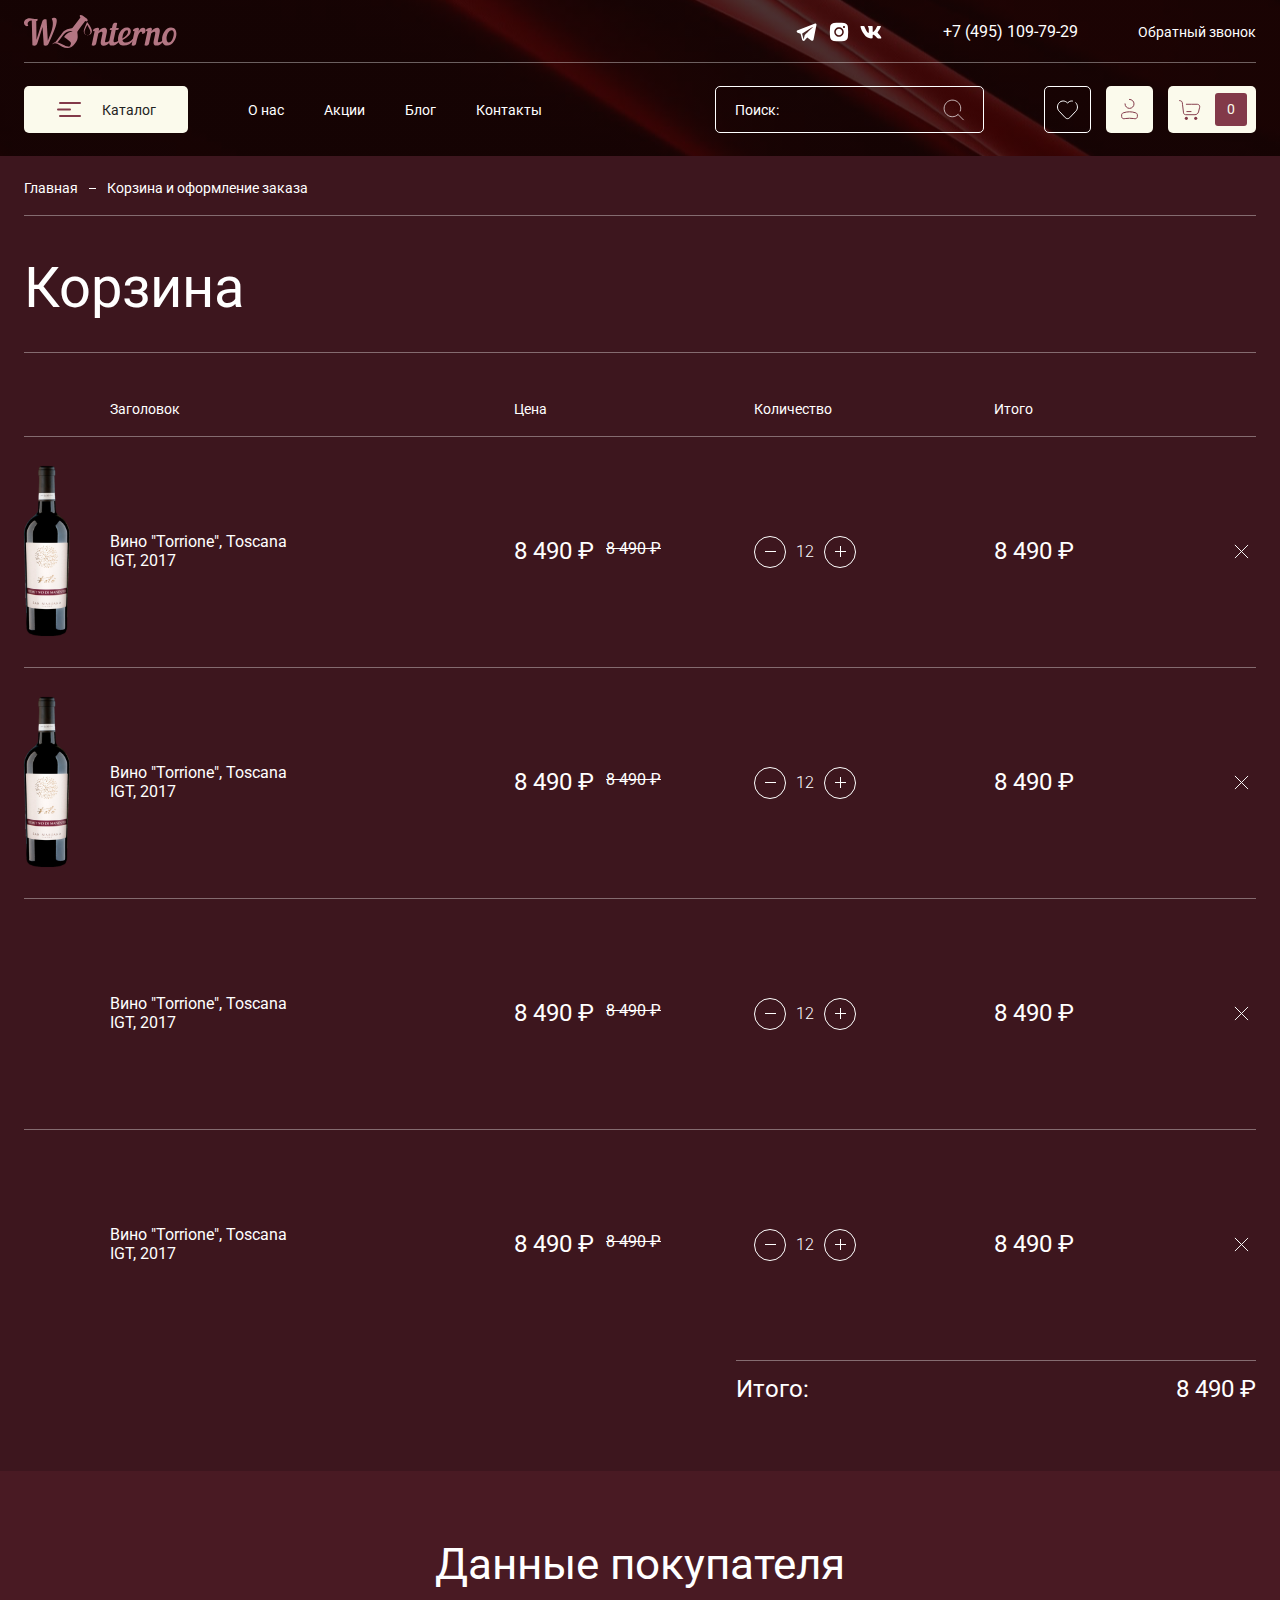
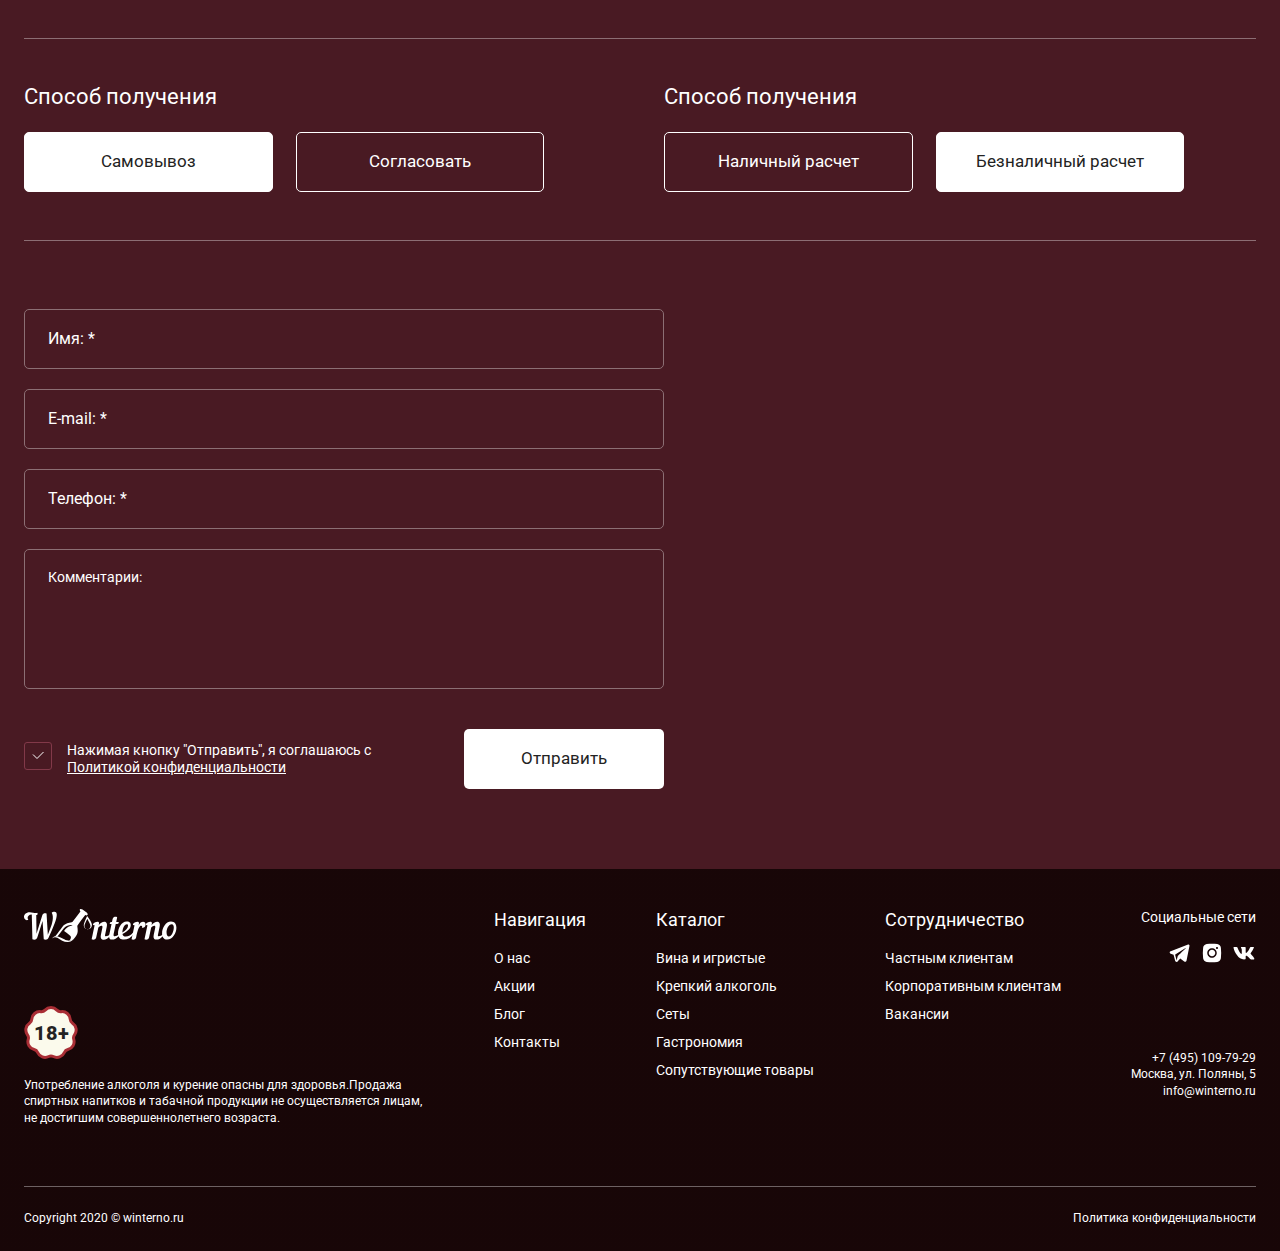
<file: cart.html>
<!DOCTYPE html>
<html lang="ru">
	<head>
		<meta http-equiv="Content-Type" content="text/html; charset=utf-8">

		<!-- Адаптирование страницы для мобильных устройств -->
		<meta name="viewport" content="width=device-width, initial-scale=1, maximum-scale=1">

		<!-- Запрет распознования номера телефона -->
		<meta name="format-detection" content="telephone=no">
		<meta name="SKYPE_TOOLBAR" content ="SKYPE_TOOLBAR_PARSER_COMPATIBLE">

		<!-- Заголовок страницы -->
		<title>Заголовок страницы</title>

		<!-- Данное значение часто используют(использовали) поисковые системы -->
		<meta name="description" content="">
		<meta name="keywords" content="">

		<!-- Изменение цвета панели моб. браузера -->
		<meta name="msapplication-TileColor" content="#6AB12F">
		<meta name="theme-color" content="#6AB12F">

		<!-- Подключение шрифтов с гугла -->
		<link rel="preconnect" href="https://fonts.googleapis.com">
		<link rel="preconnect" href="https://fonts.gstatic.com" crossorigin>
		<link href="https://fonts.googleapis.com/css2?family=Inter&family=Jacques+Francois&family=Road+Rage&family=Roboto:ital,wght@0,300;0,400;0,500;0,700;0,900;1,300;1,400;1,500;1,700;1,900&display=swap" rel="stylesheet">

		<!-- Подключение файлов стилей -->
		<link rel="stylesheet" href="css/swiper-bundle.min.css" async>
		<link rel="stylesheet" href="css/swiper.css" async>
		<link rel="stylesheet" href="css/fancybox.css" async>
		<link rel="stylesheet" href="css/ion.rangeSlider.css" async>
		<link rel="stylesheet" href="css/styles.css" async>

		<link rel="stylesheet" href="css/response_1487.css" media="print, (max-width: 1487px)" async>
		<link rel="stylesheet" href="css/response_1439.css" media="print, (max-width: 1439px)" async>
		<link rel="stylesheet" href="css/response_1279.css" media="print, (max-width: 1279px)" async>
		<link rel="stylesheet" href="css/response_1023.css" media="print, (max-width: 1023px)" async>
		<link rel="stylesheet" href="css/response_767.css" media="print, (max-width: 767px)" async>
		<link rel="stylesheet" href="css/response_479.css" media="(max-width: 479px)" async>
	</head>

	<body>
		<div class="wrap">
			<div class="main">
				<header>
					<button class="mob_close_btn"></button>

					<div class="scroll">
						<div class="top">
							<div class="cont row">
								<a href="/" class="logo">
									<img src="images/logo.svg" alt="">
								</a>

								<div class="socials">
									<a href="/" target="_blank" rel="noopener nofollow" class="telegram_link">
										<svg class="icon"><use xlink:href="images/sprite.svg#ic_telegram"></use></svg>
									</a>

									<a href="/" target="_blank" rel="noopener nofollow" class="instagram_link">
										<svg class="icon"><use xlink:href="images/sprite.svg#ic_instagram"></use></svg>
									</a>

									<a href="/" target="_blank" rel="noopener nofollow" class="vk_link">
										<svg class="icon"><use xlink:href="images/sprite.svg#ic_vk"></use></svg>
									</a>
								</div>

								<div class="phone">
									<a href="tel:+74951097929">+7 (495) 109-79-29</a>
								</div>

								<button class="callback_btn modal_btn" data-modal="callback_modal">Обратный звонок</button>
							</div>
						</div>

						<div class="bottom">
							<div class="cont row">
								<div class="catalog modal_cont">
									<button class="btn mini_modal_btn" data-modal-id="catalog_modal">
										<svg class="icon"><use xlink:href="images/sprite.svg#ic_menu"></use></svg>
										<span>Каталог</span>
									</button>

									<div class="mini_modal" id="catalog_modal">
										<div class="row">
											<a href="/" class="category">
												<div class="thumb">
													<img data-src="images/tmp/catalog_thumb1.png" alt="" class="lazyload">
												</div>

												<div class="name">Вина и игристые</div>
											</a>

											<a href="/" class="category">
												<div class="thumb">
													<img data-src="images/tmp/catalog_thumb2.png" alt="" class="lazyload">
												</div>

												<div class="name">Крепкий алкоголь</div>
											</a>

											<a href="/" class="category">
												<div class="thumb">
													<img data-src="images/tmp/catalog_thumb3.png" alt="" class="lazyload">
												</div>

												<div class="name">Сеты</div>
											</a>

											<a href="/" class="category">
												<div class="thumb">
													<img data-src="images/tmp/catalog_thumb4.png" alt="" class="lazyload">
												</div>

												<div class="name">Гастрономия</div>
											</a>

											<a href="/" class="category">
												<div class="thumb">
													<img data-src="images/tmp/catalog_thumb5.png" alt="" class="lazyload">
												</div>

												<div class="name">Сопутствующие товары</div>
											</a>
										</div>

										<div class="overlay"></div>
									</div>
								</div>

								<nav class="menu row">
									<div class="menu_item">
										<a href="/">О нас</a>
									</div>

									<div class="menu_item">
										<a href="/">Акции</a>
									</div>

									<div class="menu_item">
										<a href="/">Блог</a>
									</div>

									<div class="menu_item">
										<a href="/">Контакты</a>
									</div>
								</nav>

								<div class="search">
									<form action="">
										<input type="text" name="" value="" class="input" placeholder="Поиск:">

										<button type="submit" class="submit_btn">
											<svg class="icon"><use xlink:href="images/sprite.svg#ic_search"></use></svg>
										</button>
									</form>
								</div>

								<div class="btns">
									<a href="/" class="btn favorite_link">
										<svg class="icon"><use xlink:href="images/sprite.svg#ic_favorite"></use></svg>
									</a>

									<button class="btn account_btn modal_btn" data-modal="login_modal">
										<svg class="icon"><use xlink:href="images/sprite.svg#ic_user"></use></svg>
									</button>

									<a href="/" class="btn cart_link">
										<svg class="icon"><use xlink:href="images/sprite.svg#ic_cart"></use></svg>
										<span>0</span>
									</a>
								</div>
							</div>
						</div>
					</div>

					<img data-src="images/bg_header.jpg" alt="" class="bg lazyload">
				</header>


				<section class="mob_header">
					<div class="cont row">
						<a href="/" class="logo">
							<img src="images/logo.svg" alt="">
						</a>

						<div class="btns">
							<a href="/" class="btn favorite_link">
								<svg class="icon"><use xlink:href="images/sprite.svg#ic_favorite"></use></svg>
							</a>

							<button class="btn account_btn modal_btn" data-modal="login_modal">
								<svg class="icon"><use xlink:href="images/sprite.svg#ic_user"></use></svg>
							</button>

							<a href="/" class="btn cart_link">
								<svg class="icon"><use xlink:href="images/sprite.svg#ic_cart"></use></svg>
								<span>0</span>
							</a>

							<button class="btn mob_menu_btn">
								<svg class="icon"><use xlink:href="images/sprite.svg#ic_menu"></use></svg>
							</button>
						</div>
					</div>

					<img data-src="images/bg_header.jpg" alt="" class="bg lazyload">
				</section>


				<section class="page_head">
					<div class="cont">
						<div class="breadcrumbs">
							<a href="/">Главная</a> <span class="sep"></span>
							<span class="current">Корзина и оформление заказа</span>
						</div>

						<h1 class="page_title">Корзина</h1>
					</div>
				</section>


				<section class="cart_info">
					<div class="cont">
						<table>
							<thead>
								<tr>
									<th></th>
									<th>Заголовок</th>
									<th>Цена</th>
									<th>Количество</th>
									<th>Итого</th>
									<th></th>
								</tr>
							</thead>

							<tbody>
								<tr>
									<td class="thumb">
										<a href="/" target="_blank">
											<img data-src="images/tmp/product_thumb3.png" alt="" class="lazyload">
										</a>
									</td>

									<td class="name">
										<a href="/" target="_blank">Вино "Torrione", Toscana IGT, 2017</a>
									</td>

									<td class="price" data-column="Цена">
										<span>8 490 ₽</span>
										<span class="old">8 490 ₽</span>
									</td>

									<td class="amount" data-column="Количество">
										<button type="button" class="minus"></button>

										<input type="text" value="12" class="input"
											data-minimum="1" data-maximum="99" data-step="1" data-unit="" maxlength="2">

										<button type="button" class="plus"></button>
									</td>

									<td class="price total" data-column="Итого">
										<span>8 490 ₽</span>
									</td>

									<td class="delete">
										<button class="btn">
											<svg class="icon"><use xlink:href="images/sprite.svg#ic_close"></use></svg>
										</button>
									</td>
								</tr>

								<tr>
									<td class="thumb">
										<a href="/" target="_blank">
											<img data-src="images/tmp/product_thumb3.png" alt="" class="lazyload">
										</a>
									</td>

									<td class="name">
										<a href="/" target="_blank">Вино "Torrione", Toscana IGT, 2017</a>
									</td>

									<td class="price" data-column="Цена">
										<span>8 490 ₽</span>
										<span class="old">8 490 ₽</span>
									</td>

									<td class="amount" data-column="Количество">
										<button type="button" class="minus"></button>

										<input type="text" value="12" class="input"
											data-minimum="1" data-maximum="99" data-step="1" data-unit="" maxlength="2">

										<button type="button" class="plus"></button>
									</td>

									<td class="price total" data-column="Итого">
										<span>8 490 ₽</span>
									</td>

									<td class="delete">
										<button class="btn">
											<svg class="icon"><use xlink:href="images/sprite.svg#ic_close"></use></svg>
										</button>
									</td>
								</tr>

								<tr>
									<td class="thumb">
										<a href="/" target="_blank">
											<img data-src="images/tmp/product_thumb3.png" alt="" class="lazyload">
										</a>
									</td>

									<td class="name">
										<a href="/" target="_blank">Вино "Torrione", Toscana IGT, 2017</a>
									</td>

									<td class="price" data-column="Цена">
										<span>8 490 ₽</span>
										<span class="old">8 490 ₽</span>
									</td>

									<td class="amount" data-column="Количество">
										<button type="button" class="minus"></button>

										<input type="text" value="12" class="input"
											data-minimum="1" data-maximum="99" data-step="1" data-unit="" maxlength="2">

										<button type="button" class="plus"></button>
									</td>

									<td class="price total" data-column="Итого">
										<span>8 490 ₽</span>
									</td>

									<td class="delete">
										<button class="btn">
											<svg class="icon"><use xlink:href="images/sprite.svg#ic_close"></use></svg>
										</button>
									</td>
								</tr>

								<tr>
									<td class="thumb">
										<a href="/" target="_blank">
											<img data-src="images/tmp/product_thumb3.png" alt="" class="lazyload">
										</a>
									</td>

									<td class="name">
										<a href="/" target="_blank">Вино "Torrione", Toscana IGT, 2017</a>
									</td>

									<td class="price" data-column="Цена">
										<span>8 490 ₽</span>
										<span class="old">8 490 ₽</span>
									</td>

									<td class="amount" data-column="Количество">
										<button type="button" class="minus"></button>

										<input type="text" value="12" class="input"
											data-minimum="1" data-maximum="99" data-step="1" data-unit="" maxlength="2">

										<button type="button" class="plus"></button>
									</td>

									<td class="price total" data-column="Итого">
										<span>8 490 ₽</span>
									</td>

									<td class="delete">
										<button class="btn">
											<svg class="icon"><use xlink:href="images/sprite.svg#ic_close"></use></svg>
										</button>
									</td>
								</tr>
							</tbody>
						</table>

						<div class="cart_total">
							<div class="label">Итого:</div>
							<div class="price">8 490 ₽</div>
						</div>
					</div>
				</section>


				<section class="checkout_info">
					<div class="cont">
						<div class="block_title">Данные покупателя</div>

						<form action="" class="form">
							<div class="section">
								<div class="row">
									<div class="delivery_method">
										<div class="title">Способ получения</div>

										<div class="line">
											<div class="field">
												<label>
													<input type="radio" name="delivery_method" checked>
													<div>Cамовывоз</div>
												</label>
											</div>

											<div class="field">
												<label>
													<input type="radio" name="delivery_method">
													<div>Cогласовать</div>
												</label>
											</div>
										</div>
									</div>

									<div class="payment_method">
										<div class="title">Способ получения</div>

										<div class="line">
											<div class="field">
												<label>
													<input type="radio" name="payment_method">
													<div>Наличный расчет</div>
												</label>
											</div>

											<div class="field">
												<label>
													<input type="radio" name="payment_method" checked>
													<div>Безналичный расчет</div>
												</label>
											</div>
										</div>
									</div>
								</div>
							</div>

							<div class="section">
								<div class="fields">
									<div class="line">
										<div class="field">
											<input type="text" name="" value="" class="input" placeholder="Имя: *">
										</div>
									</div>

									<div class="line">
										<div class="field">
											<input type="email" name="" value="" class="input" placeholder="E-mail: *">
										</div>
									</div>

									<div class="line">
										<div class="field">
											<input type="tel" name="" value="" class="input" placeholder="Телефон: *">
										</div>
									</div>

									<div class="line">
										<div class="field">
											<textarea name="" placeholder="Комментарии:"></textarea>
										</div>
									</div>

									<div class="submit">
										<div class="agree">
											<label>
												<input type="checkbox" name="agree" checked>

												<div class="check">
													<svg><use xlink:href="images/sprite.svg#ic_check"></use></svg>
												</div>

												<div>Нажимая кнопку "Отправить", я соглашаюсь с <a href="/" target="_blank">Политикой конфиденциальности</a></div>
											</label>
										</div>

										<button type="submit" class="submit_btn">Отправить</button>
									</div>
								</div>
							</div>
						</form>
					</div>
				</section>
			</div>


			<footer>
				<div class="top">
					<div class="cont row">
						<div class="col_left">
							<div class="logo">
								<img src="images/logo_white.svg" alt="">
							</div>

							<div class="age">
								<div class="icon">18+</div>

								<div>Употребление алкоголя и курение опасны для здоровья.Продажа спиртных напитков и табачной продукции не осуществляется лицам, не достигшим совершеннолетнего возраста.</div>
							</div>
						</div>

						<div class="links">
							<div class="title">Навигация</div>

							<div class="items">
								<div><a href="/">О нас</a></div>
								<div><a href="/">Акции</a></div>
								<div><a href="/">Блог</a></div>
								<div><a href="/">Контакты</a></div>
							</div>
						</div>

						<div class="links">
							<div class="title">Каталог</div>

							<div class="items">
								<div><a href="/">Вина и игристые</a></div>
								<div><a href="/">Крепкий алкоголь</a></div>
								<div><a href="/">Сеты</a></div>
								<div><a href="/">Гастрономия</a></div>
								<div><a href="/">Сопутствующие товары</a></div>
							</div>
						</div>

						<div class="links">
							<div class="title">Сотрудничество</div>

							<div class="items">
								<div><a href="/">Частным клиентам</a></div>
								<div><a href="/">Корпоративным клиентам</a></div>
								<div><a href="/">Вакансии</a></div>
							</div>
						</div>

						<div class="contacts">
							<div class="socials">
								<div class="title">Социальные сети</div>

								<div class="items">
									<a href="/" target="_blank" rel="noopener nofollow" class="telegram_link">
										<svg class="icon"><use xlink:href="images/sprite.svg#ic_telegram"></use></svg>
									</a>

									<a href="/" target="_blank" rel="noopener nofollow" class="instagram_link">
										<svg class="icon"><use xlink:href="images/sprite.svg#ic_instagram"></use></svg>
									</a>

									<a href="/" target="_blank" rel="noopener nofollow" class="vk_link">
										<svg class="icon"><use xlink:href="images/sprite.svg#ic_vk"></use></svg>
									</a>
								</div>
							</div>

							<div class="phone">
								<a href="tel:+74951097929">+7 (495) 109-79-29</a>
							</div>

							<div class="location">Москва, ул. Поляны, 5</div>

							<div class="email">
								<a href="mailto:info@winterno.ru">info@winterno.ru</a>
							</div>
						</div>
					</div>
				</div>

				<div class="bottom">
					<div class="cont row">
						<div class="copyright">Copyright 2020 &copy; winterno.ru</div>

						<div class="privacy_policy_link">
							<a href="/">Политика конфиденциальности</a>
						</div>
					</div>
				</div>

				<img data-src="images/bg_footer.jpg" alt="" class="bg lazyload">
			</footer>


			<div class="overlay"></div>
		</div>


		<section class="modal" id="confirm_age_modal">
			<div class="modal_title">Вам исполнилось<br> 18 лет?</div>

			<div class="btns">
				<button class="btn close_btn">Да</button>
				<button class="btn">Нет</button>
			</div>

			<img data-src="images/bg_confirm_modal.jpg" alt="" class="bg lazyload">
		</section>


		<section class="modal" id="callback_modal">
			<div class="modal_title">Обратный звонок</div>

			<form action="" class="form">
				<div class="line">
					<div class="field">
						<input type="text" name="" value="" class="input" placeholder="Ваше имя:">
					</div>
				</div>

				<div class="line">
					<div class="field">
						<input type="tel" name="" value="" class="input" placeholder="Телефон:">
					</div>
				</div>

				<div class="submit">
					<button type="submit" class="submit_btn">Отправить</button>
				</div>
			</form>
		</section>


		<section class="modal" id="login_modal">
			<div class="modal_title">Вход</div>

			<form action="" class="form">
				<div class="line">
					<div class="field">
						<input type="email" name="" value="" class="input" placeholder="E-mail: *">
					</div>
				</div>

				<div class="line">
					<div class="field">
						<input type="password" name="" value="" class="input" placeholder="Пароль:">
					</div>
				</div>

				<div class="submit">
					<button class="forgot_btn">Забыли пароль</button>

					<button type="submit" class="submit_btn">Отправить</button>
				</div>
			</form>
		</section>


		<section class="modal" id="register_modal">
			<div class="modal_title">Регистрация</div>

			<form action="" class="form">
				<div class="line">
					<div class="field">
						<input type="email" name="" value="" class="input" placeholder="E-mail: *">
					</div>
				</div>

				<div class="line">
					<div class="field">
						<input type="password" name="" value="" class="input" placeholder="Пароль:">
					</div>
				</div>

				<div class="submit">
					<div class="agree">
						<label>
							<input type="checkbox" name="agree" checked>

							<div class="check">
								<svg><use xlink:href="images/sprite.svg#ic_check"></use></svg>
							</div>

							<div>Нажимая кнопку "Регистрация", я соглашаюсь с <a href="/" target="_blank">Политикой конфиденциальности</a></div>
						</label>
					</div>

					<button type="submit" class="submit_btn">Регистрация</button>
				</div>
			</form>
		</section>


		<!-- Подключение javascript файлов -->
		<script src="js/jquery-3.6.3.min.js"></script>
		<script src="js/functions.js"></script>
		<script src="js/swiper-bundle.min.js"></script>
		<script src="js/fancybox.js"></script>
		<script src="js/ion.rangeSlider.min.js"></script>
		<script src="js/nice-select2.js"></script>
		<script src="js/clipboard.min.js"></script>
		<script src="js/imask.js"></script>
		<script src="js/scripts.js"></script>
	</body>
</html>
</file>
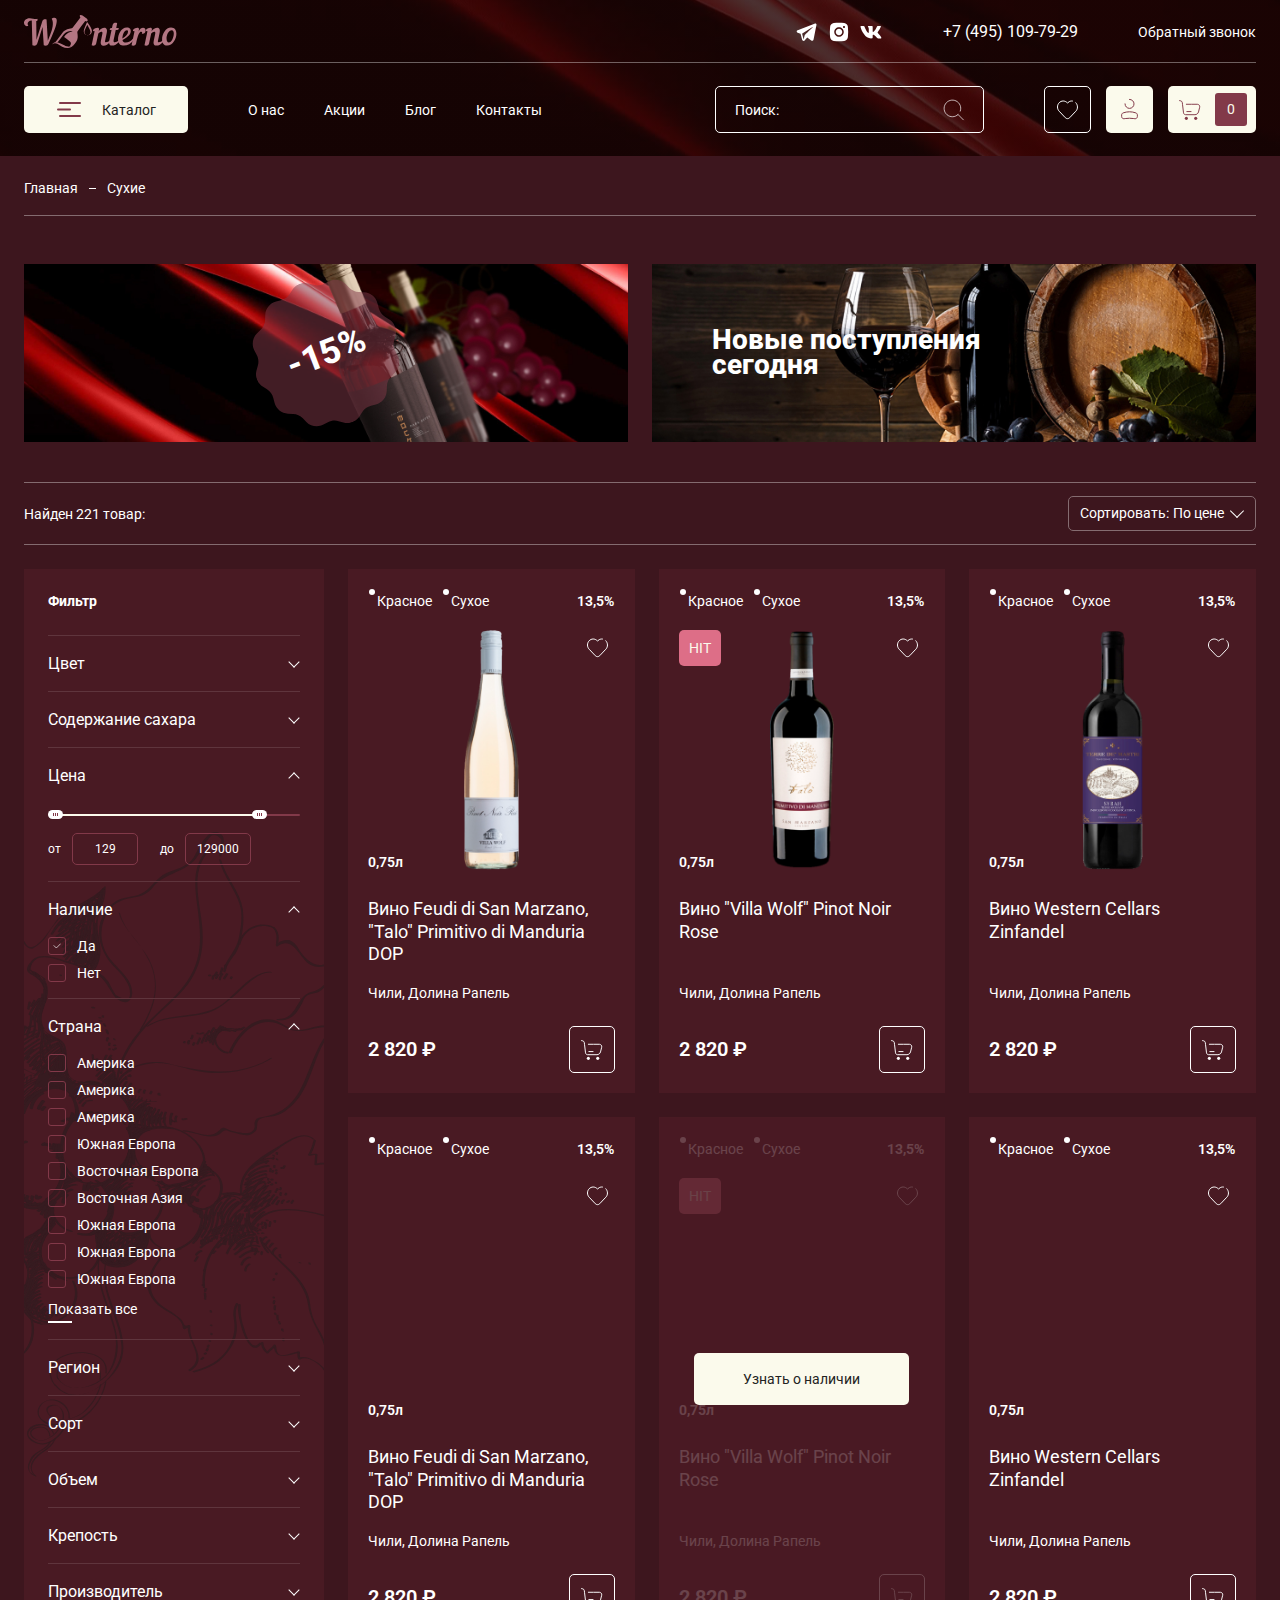
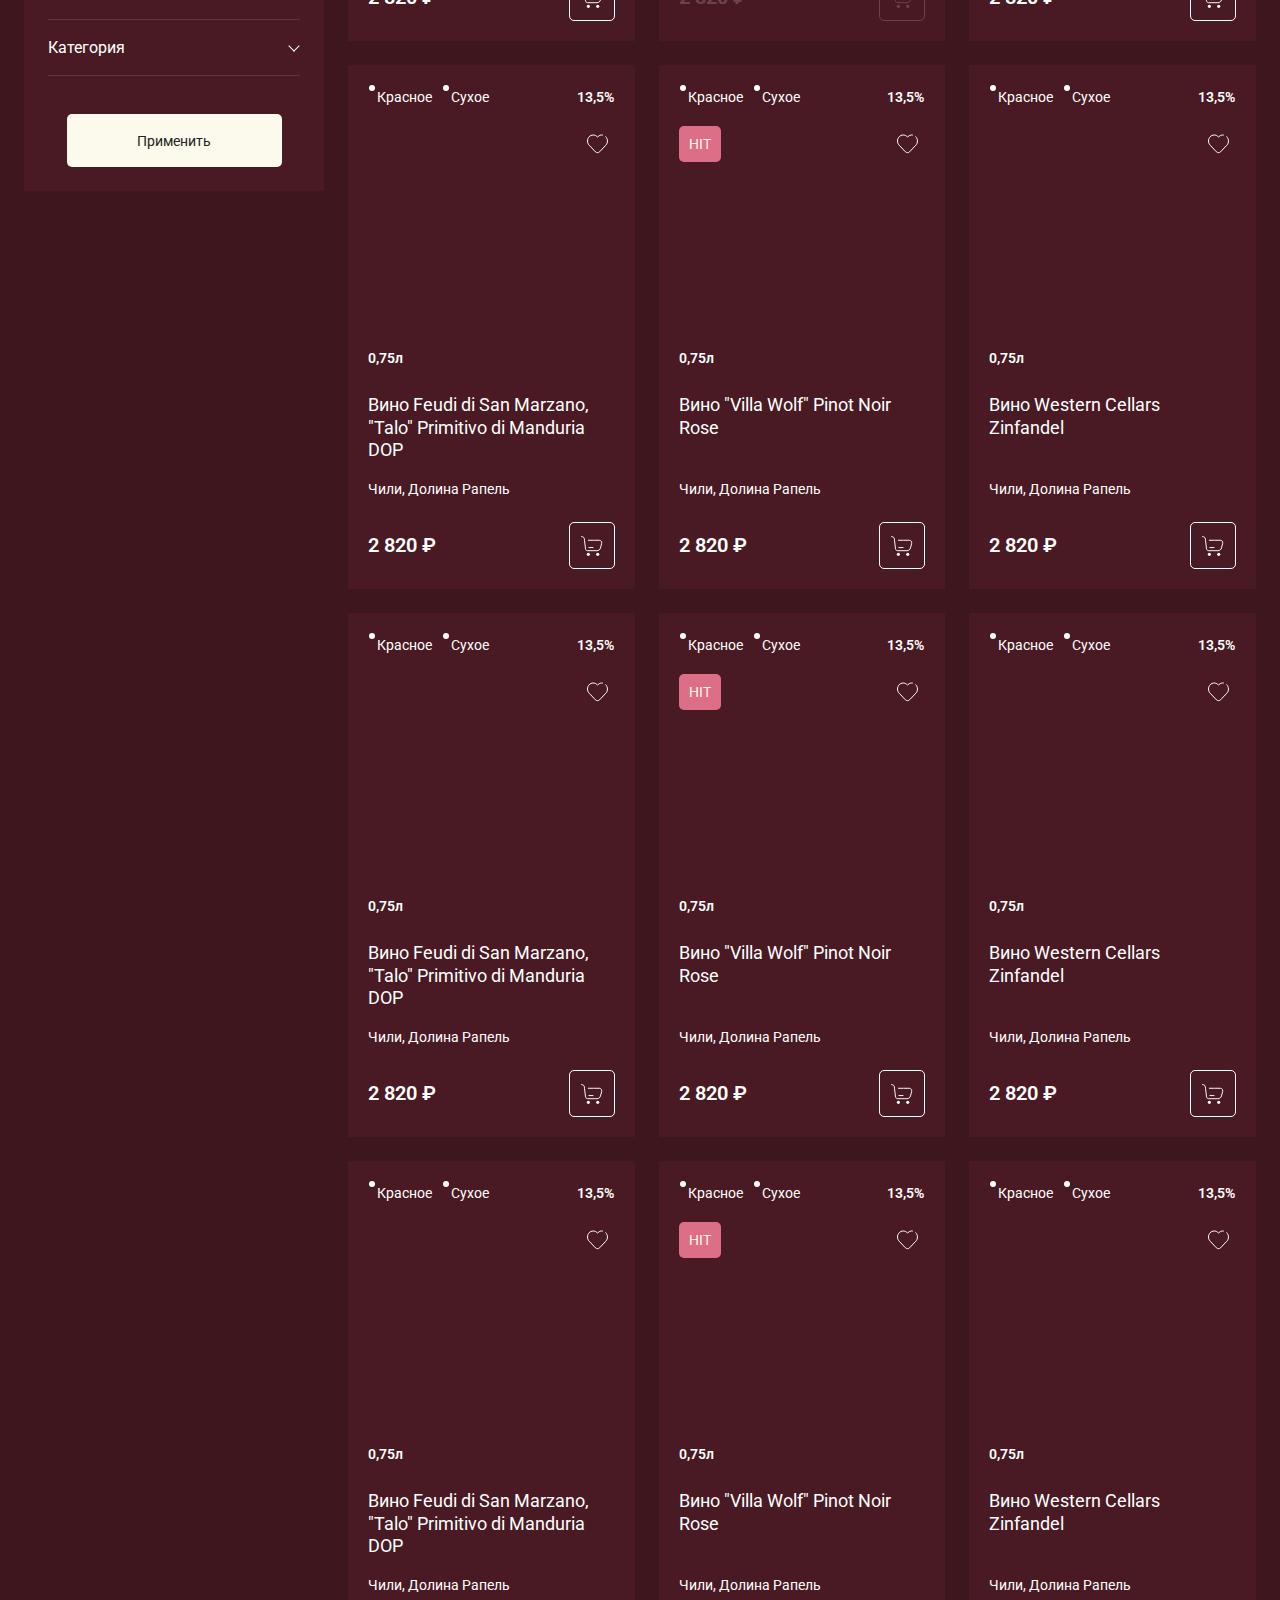
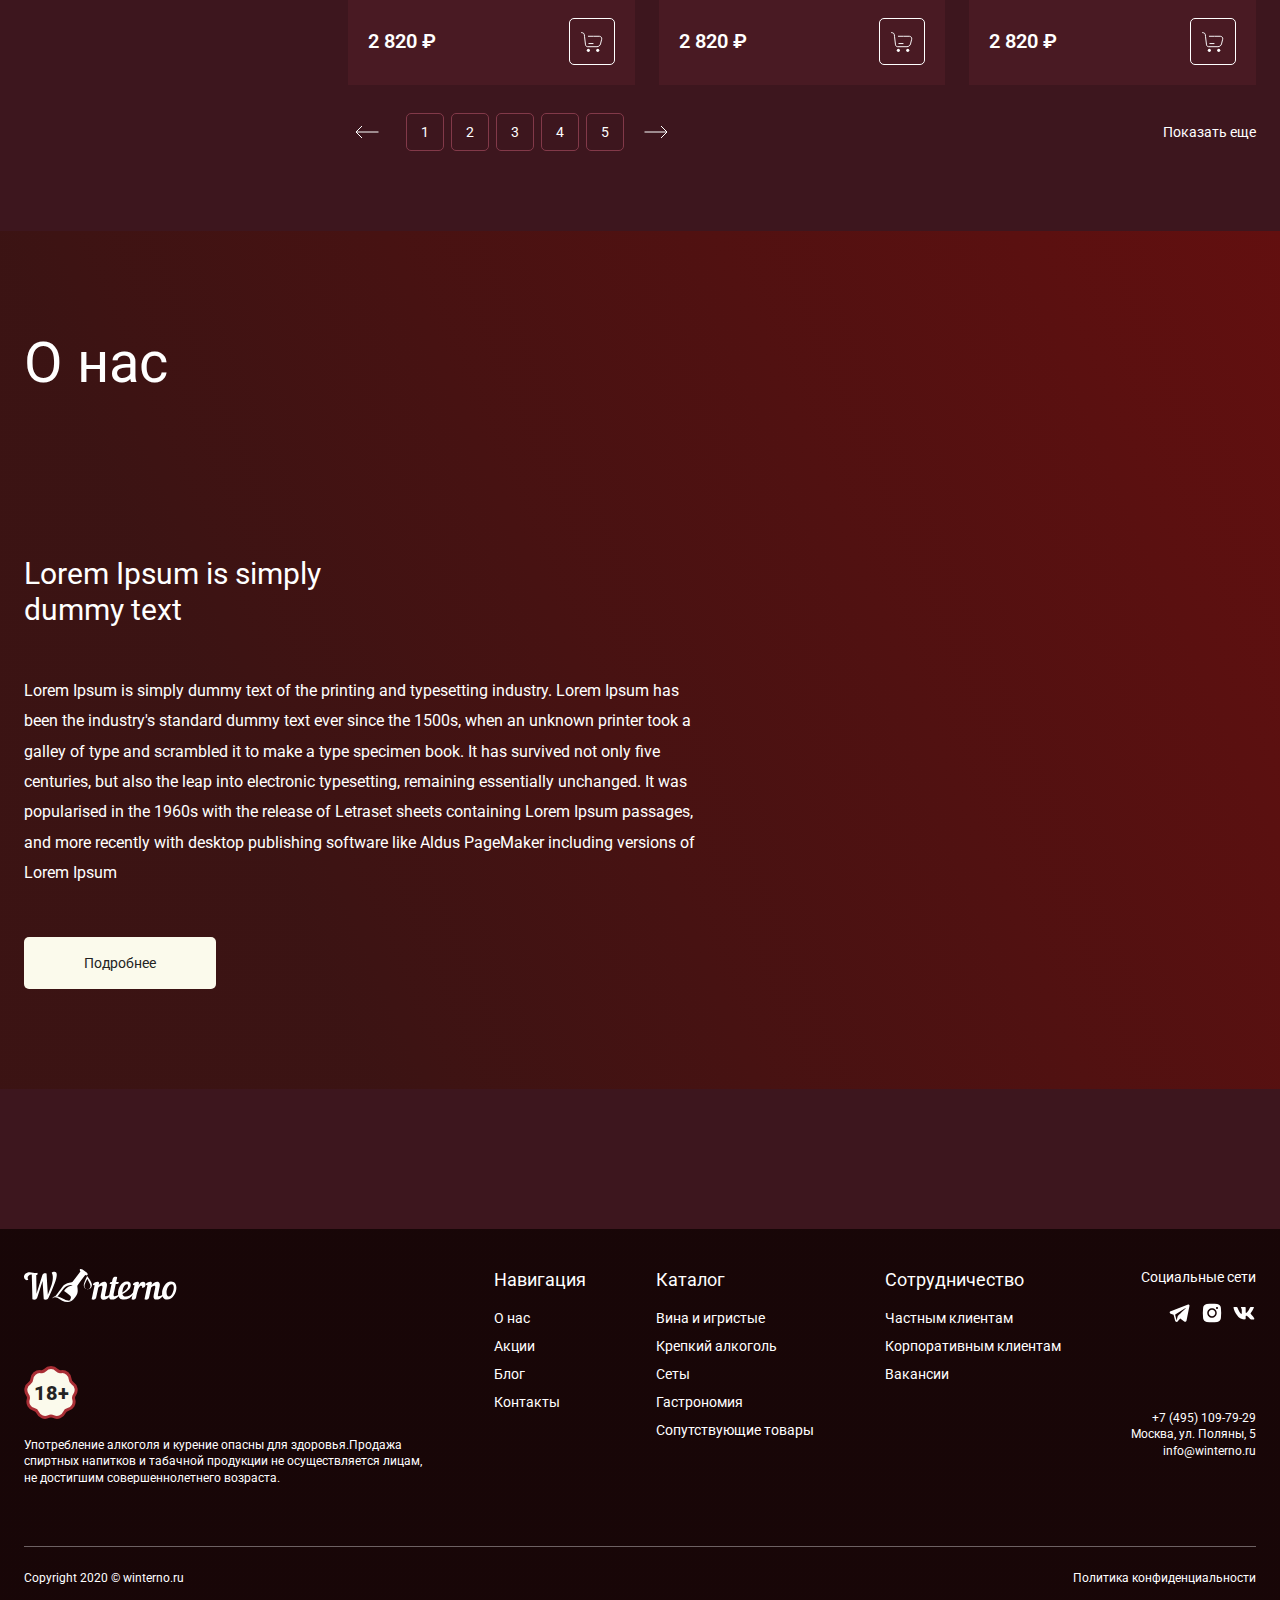
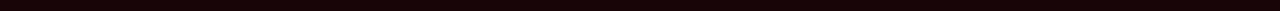
<file: category.html>
<!DOCTYPE html>
<html lang="ru">
	<head>
		<meta http-equiv="Content-Type" content="text/html; charset=utf-8">

		<!-- Адаптирование страницы для мобильных устройств -->
		<meta name="viewport" content="width=device-width, initial-scale=1, maximum-scale=1">

		<!-- Запрет распознования номера телефона -->
		<meta name="format-detection" content="telephone=no">
		<meta name="SKYPE_TOOLBAR" content ="SKYPE_TOOLBAR_PARSER_COMPATIBLE">

		<!-- Заголовок страницы -->
		<title>Заголовок страницы</title>

		<!-- Данное значение часто используют(использовали) поисковые системы -->
		<meta name="description" content="">
		<meta name="keywords" content="">

		<!-- Изменение цвета панели моб. браузера -->
		<meta name="msapplication-TileColor" content="#6AB12F">
		<meta name="theme-color" content="#6AB12F">

		<!-- Подключение шрифтов с гугла -->
		<link rel="preconnect" href="https://fonts.googleapis.com">
		<link rel="preconnect" href="https://fonts.gstatic.com" crossorigin>
		<link href="https://fonts.googleapis.com/css2?family=Inter&family=Jacques+Francois&family=Road+Rage&family=Roboto:ital,wght@0,300;0,400;0,500;0,700;0,900;1,300;1,400;1,500;1,700;1,900&display=swap" rel="stylesheet">

		<!-- Подключение файлов стилей -->
		<link rel="stylesheet" href="css/swiper-bundle.min.css" async>
		<link rel="stylesheet" href="css/swiper.css" async>
		<link rel="stylesheet" href="css/fancybox.css" async>
		<link rel="stylesheet" href="css/ion.rangeSlider.css" async>
		<link rel="stylesheet" href="css/styles.css" async>

		<link rel="stylesheet" href="css/response_1487.css" media="print, (max-width: 1487px)" async>
		<link rel="stylesheet" href="css/response_1439.css" media="print, (max-width: 1439px)" async>
		<link rel="stylesheet" href="css/response_1279.css" media="print, (max-width: 1279px)" async>
		<link rel="stylesheet" href="css/response_1023.css" media="print, (max-width: 1023px)" async>
		<link rel="stylesheet" href="css/response_767.css" media="print, (max-width: 767px)" async>
		<link rel="stylesheet" href="css/response_479.css" media="(max-width: 479px)" async>
	</head>

	<body>
		<div class="wrap">
			<div class="main">
				<header>
					<button class="mob_close_btn"></button>

					<div class="scroll">
						<div class="top">
							<div class="cont row">
								<a href="/" class="logo">
									<img src="images/logo.svg" alt="">
								</a>

								<div class="socials">
									<a href="/" target="_blank" rel="noopener nofollow" class="telegram_link">
										<svg class="icon"><use xlink:href="images/sprite.svg#ic_telegram"></use></svg>
									</a>

									<a href="/" target="_blank" rel="noopener nofollow" class="instagram_link">
										<svg class="icon"><use xlink:href="images/sprite.svg#ic_instagram"></use></svg>
									</a>

									<a href="/" target="_blank" rel="noopener nofollow" class="vk_link">
										<svg class="icon"><use xlink:href="images/sprite.svg#ic_vk"></use></svg>
									</a>
								</div>

								<div class="phone">
									<a href="tel:+74951097929">+7 (495) 109-79-29</a>
								</div>

								<button class="callback_btn modal_btn" data-modal="callback_modal">Обратный звонок</button>
							</div>
						</div>

						<div class="bottom">
							<div class="cont row">
								<div class="catalog modal_cont">
									<button class="btn mini_modal_btn" data-modal-id="catalog_modal">
										<svg class="icon"><use xlink:href="images/sprite.svg#ic_menu"></use></svg>
										<span>Каталог</span>
									</button>

									<div class="mini_modal" id="catalog_modal">
										<div class="row">
											<a href="/" class="category">
												<div class="thumb">
													<img data-src="images/tmp/catalog_thumb1.png" alt="" class="lazyload">
												</div>

												<div class="name">Вина и игристые</div>
											</a>

											<a href="/" class="category">
												<div class="thumb">
													<img data-src="images/tmp/catalog_thumb2.png" alt="" class="lazyload">
												</div>

												<div class="name">Крепкий алкоголь</div>
											</a>

											<a href="/" class="category">
												<div class="thumb">
													<img data-src="images/tmp/catalog_thumb3.png" alt="" class="lazyload">
												</div>

												<div class="name">Сеты</div>
											</a>

											<a href="/" class="category">
												<div class="thumb">
													<img data-src="images/tmp/catalog_thumb4.png" alt="" class="lazyload">
												</div>

												<div class="name">Гастрономия</div>
											</a>

											<a href="/" class="category">
												<div class="thumb">
													<img data-src="images/tmp/catalog_thumb5.png" alt="" class="lazyload">
												</div>

												<div class="name">Сопутствующие товары</div>
											</a>
										</div>

										<div class="overlay"></div>
									</div>
								</div>

								<nav class="menu row">
									<div class="menu_item">
										<a href="/">О нас</a>
									</div>

									<div class="menu_item">
										<a href="/">Акции</a>
									</div>

									<div class="menu_item">
										<a href="/">Блог</a>
									</div>

									<div class="menu_item">
										<a href="/">Контакты</a>
									</div>
								</nav>

								<div class="search">
									<form action="">
										<input type="text" name="" value="" class="input" placeholder="Поиск:">

										<button type="submit" class="submit_btn">
											<svg class="icon"><use xlink:href="images/sprite.svg#ic_search"></use></svg>
										</button>
									</form>
								</div>

								<div class="btns">
									<a href="/" class="btn favorite_link">
										<svg class="icon"><use xlink:href="images/sprite.svg#ic_favorite"></use></svg>
									</a>

									<button class="btn account_btn modal_btn" data-modal="login_modal">
										<svg class="icon"><use xlink:href="images/sprite.svg#ic_user"></use></svg>
									</button>

									<a href="/" class="btn cart_link">
										<svg class="icon"><use xlink:href="images/sprite.svg#ic_cart"></use></svg>
										<span>0</span>
									</a>
								</div>
							</div>
						</div>
					</div>

					<img data-src="images/bg_header.jpg" alt="" class="bg lazyload">
				</header>


				<section class="mob_header">
					<div class="cont row">
						<a href="/" class="logo">
							<img src="images/logo.svg" alt="">
						</a>

						<div class="btns">
							<a href="/" class="btn favorite_link">
								<svg class="icon"><use xlink:href="images/sprite.svg#ic_favorite"></use></svg>
							</a>

							<button class="btn account_btn modal_btn" data-modal="login_modal">
								<svg class="icon"><use xlink:href="images/sprite.svg#ic_user"></use></svg>
							</button>

							<a href="/" class="btn cart_link">
								<svg class="icon"><use xlink:href="images/sprite.svg#ic_cart"></use></svg>
								<span>0</span>
							</a>

							<button class="btn mob_menu_btn">
								<svg class="icon"><use xlink:href="images/sprite.svg#ic_menu"></use></svg>
							</button>
						</div>
					</div>

					<img data-src="images/bg_header.jpg" alt="" class="bg lazyload">
				</section>


				<section class="page_head">
					<div class="cont">
						<div class="breadcrumbs">
							<a href="/">Главная</a> <span class="sep"></span>
							<span class="current">Сухие</span>
						</div>
					</div>
				</section>


				<section class="category_info">
					<div class="cont">
						<section class="banners">
							<div class="row">
								<a href="/" class="banner">
									<div class="discount">-15%</div>

									<img data-src="images/tmp/banner_img1.jpg" alt="" class="lazyload">
								</a>

								<a href="/" class="banner">
									<div class="title">Новые поступления<br> сегодня</div>

									<img data-src="images/tmp/banner_img2.jpg" alt="" class="lazyload">
								</a>
							</div>
						</section>

						<section class="products_head">
							<div class="count">Найден 221 товар:</div>

							<div class="sort">
								<div class="label">Сортировать:</div>

								<select name="">
									<option value="1" selected>По цене</option>
									<option value="2">По дате</option>
									<option value="3">По популярности</option>
								</select>
							</div>
						</section>

						<section class="content_flex row">
							<aside>
								<div class="filter">
									<div class="title">Фильтр</div>

									<form action="" class="form">
										<div class="item">
											<div class="label">Цвет</div>

											<div class="data">

											</div>
										</div>

										<div class="item">
											<div class="label">Содержание сахара</div>

											<div class="data">

											</div>
										</div>

										<div class="item">
											<div class="label active">Цена</div>

											<div class="data range price_range" style="display: block;">
												<input type="hidden" id="price_range" name="price_range" value="">

												<div class="inputs">
													<span>от</span>
													<input type="text" name="" value="129" class="input from">

													<span>до</span>
													<input type="text" name="" value="129000" class="input to">
												</div>
											</div>
										</div>

										<div class="item">
											<div class="label active">Наличие</div>

											<div class="data" style="display: block;">
												<div class="field">
													<label class="checkbox">
														<input type="checkbox" name="group1" checked>

														<div class="check">
															<svg class="icon"><use xlink:href="images/sprite.svg#ic_check"></use></svg>
														</div>

														<div>Да</div>
													</label>
												</div>

												<div class="field">
													<label class="checkbox">
														<input type="checkbox" name="group1">

														<div class="check">
															<svg class="icon"><use xlink:href="images/sprite.svg#ic_check"></use></svg>
														</div>

														<div>Нет</div>
													</label>
												</div>
											</div>
										</div>

										<div class="item">
											<div class="label active">Страна</div>

											<div class="data" style="display: block;">
												<div class="field">
													<label class="checkbox">
														<input type="checkbox" name="group2">

														<div class="check">
															<svg class="icon"><use xlink:href="images/sprite.svg#ic_check"></use></svg>
														</div>

														<div>Америка</div>
													</label>
												</div>

												<div class="field">
													<label class="checkbox">
														<input type="checkbox" name="group2">

														<div class="check">
															<svg class="icon"><use xlink:href="images/sprite.svg#ic_check"></use></svg>
														</div>

														<div>Америка</div>
													</label>
												</div>

												<div class="field">
													<label class="checkbox">
														<input type="checkbox" name="group2">

														<div class="check">
															<svg class="icon"><use xlink:href="images/sprite.svg#ic_check"></use></svg>
														</div>

														<div>Америка</div>
													</label>
												</div>

												<div class="field">
													<label class="checkbox">
														<input type="checkbox" name="group2">

														<div class="check">
															<svg class="icon"><use xlink:href="images/sprite.svg#ic_check"></use></svg>
														</div>

														<div>Южная Европа</div>
													</label>
												</div>

												<div class="field">
													<label class="checkbox">
														<input type="checkbox" name="group2">

														<div class="check">
															<svg class="icon"><use xlink:href="images/sprite.svg#ic_check"></use></svg>
														</div>

														<div>Восточная Европа</div>
													</label>
												</div>

												<div class="field">
													<label class="checkbox">
														<input type="checkbox" name="group2">

														<div class="check">
															<svg class="icon"><use xlink:href="images/sprite.svg#ic_check"></use></svg>
														</div>

														<div>Восточная Азия</div>
													</label>
												</div>

												<div class="field">
													<label class="checkbox">
														<input type="checkbox" name="group2">

														<div class="check">
															<svg class="icon"><use xlink:href="images/sprite.svg#ic_check"></use></svg>
														</div>

														<div>Южная Европа</div>
													</label>
												</div>

												<div class="field">
													<label class="checkbox">
														<input type="checkbox" name="group2">

														<div class="check">
															<svg class="icon"><use xlink:href="images/sprite.svg#ic_check"></use></svg>
														</div>

														<div>Южная Европа</div>
													</label>
												</div>

												<div class="field">
													<label class="checkbox">
														<input type="checkbox" name="group2">

														<div class="check">
															<svg class="icon"><use xlink:href="images/sprite.svg#ic_check"></use></svg>
														</div>

														<div>Южная Европа</div>
													</label>
												</div>

												<div class="field hide">
													<label class="checkbox">
														<input type="checkbox" name="group2">

														<div class="check">
															<svg class="icon"><use xlink:href="images/sprite.svg#ic_check"></use></svg>
														</div>

														<div>Южная Европа</div>
													</label>
												</div>

												<div class="field hide">
													<label class="checkbox">
														<input type="checkbox" name="group2">

														<div class="check">
															<svg class="icon"><use xlink:href="images/sprite.svg#ic_check"></use></svg>
														</div>

														<div>Южная Европа</div>
													</label>
												</div>

												<button type="button" class="spoler_btn">
													<span>Показать все</span>
													<span>Свернуть</span>
												</button>
											</div>
										</div>

										<div class="item">
											<div class="label">Регион</div>

											<div class="data">

											</div>
										</div>

										<div class="item">
											<div class="label">Сорт</div>

											<div class="data">

											</div>
										</div>

										<div class="item">
											<div class="label">Объем</div>

											<div class="data">

											</div>
										</div>

										<div class="item">
											<div class="label">Крепость</div>

											<div class="data">

											</div>
										</div>

										<div class="item">
											<div class="label">Производитель</div>

											<div class="data">

											</div>
										</div>

										<div class="item">
											<div class="label">Категория</div>

											<div class="data">

											</div>
										</div>

										<div class="submit">
											<button type="submit" class="submit_btn">Применить</button>
										</div>
									</form>
								</div>
							</aside>

							<section class="content">
								<div class="products">
									<div class="row">
										<div class="product">
											<div class="types">
												<div>Красное</div>
												<div>Сухое</div>
											</div>

											<div class="strength">13,5%</div>

											<div class="thumb">
												<button class="favorite_btn">
													<svg class="icon"><use xlink:href="images/sprite.svg#ic_favorite"></use></svg>
												</button>

												<a href="/">
													<img data-src="images/tmp/product_thumb2.png" alt="" class="lazyload">
												</a>

												<div class="volume">0,75л</div>
											</div>

											<div class="name">
												<a href="/">Вино Feudi di San Marzano, "Talo" Primitivo di Manduria DOP</a>
											</div>

											<div class="desc">Чили, Долина Рапель</div>

											<div class="buy">
												<div class="price">2 820 ₽</div>

												<button class="buy_btn">
													<svg class="icon"><use xlink:href="images/sprite.svg#ic_cart"></use></svg>
												</button>
											</div>
										</div>

										<div class="product">
											<div class="types">
												<div>Красное</div>
												<div>Сухое</div>
											</div>

											<div class="strength">13,5%</div>

											<div class="thumb">
												<div class="stickers">
													<div><div class="sticker pink">hit</div></div>
												</div>

												<button class="favorite_btn">
													<svg class="icon"><use xlink:href="images/sprite.svg#ic_favorite"></use></svg>
												</button>

												<a href="/">
													<img data-src="images/tmp/product_thumb3.png" alt="" class="lazyload">
												</a>

												<div class="volume">0,75л</div>
											</div>

											<div class="name">
												<a href="/">Вино "Villa Wolf" Pinot Noir Rose</a>
											</div>

											<div class="desc">Чили, Долина Рапель</div>

											<div class="buy">
												<div class="price">2 820 ₽</div>

												<button class="buy_btn">
													<svg class="icon"><use xlink:href="images/sprite.svg#ic_cart"></use></svg>
												</button>
											</div>
										</div>

										<div class="product">
											<div class="types">
												<div>Красное</div>
												<div>Сухое</div>
											</div>

											<div class="strength">13,5%</div>

											<div class="thumb">
												<button class="favorite_btn">
													<svg class="icon"><use xlink:href="images/sprite.svg#ic_favorite"></use></svg>
												</button>

												<a href="/">
													<img data-src="images/tmp/product_thumb4.png" alt="" class="lazyload">
												</a>

												<div class="volume">0,75л</div>
											</div>

											<div class="name">
												<a href="/">Вино Western Cellars Zinfandel</a>
											</div>

											<div class="desc">Чили, Долина Рапель</div>

											<div class="buy">
												<div class="price">2 820 ₽</div>

												<button class="buy_btn">
													<svg class="icon"><use xlink:href="images/sprite.svg#ic_cart"></use></svg>
												</button>
											</div>
										</div>

										<div class="product">
											<div class="types">
												<div>Красное</div>
												<div>Сухое</div>
											</div>

											<div class="strength">13,5%</div>

											<div class="thumb">
												<button class="favorite_btn">
													<svg class="icon"><use xlink:href="images/sprite.svg#ic_favorite"></use></svg>
												</button>

												<a href="/">
													<img data-src="images/tmp/product_thumb2.png" alt="" class="lazyload">
												</a>

												<div class="volume">0,75л</div>
											</div>

											<div class="name">
												<a href="/">Вино Feudi di San Marzano, "Talo" Primitivo di Manduria DOP</a>
											</div>

											<div class="desc">Чили, Долина Рапель</div>

											<div class="buy">
												<div class="price">2 820 ₽</div>

												<button class="buy_btn">
													<svg class="icon"><use xlink:href="images/sprite.svg#ic_cart"></use></svg>
												</button>
											</div>
										</div>

										<div class="product">
											<div class="types">
												<div>Красное</div>
												<div>Сухое</div>
											</div>

											<div class="strength">13,5%</div>

											<div class="thumb">
												<div class="stickers">
													<div><div class="sticker pink">hit</div></div>
												</div>

												<button class="favorite_btn">
													<svg class="icon"><use xlink:href="images/sprite.svg#ic_favorite"></use></svg>
												</button>

												<a href="/">
													<img data-src="images/tmp/product_thumb3.png" alt="" class="lazyload">
												</a>

												<div class="volume">0,75л</div>
											</div>

											<div class="name">
												<a href="/">Вино "Villa Wolf" Pinot Noir Rose</a>
											</div>

											<div class="desc">Чили, Долина Рапель</div>

											<div class="buy">
												<div class="price">2 820 ₽</div>

												<button class="buy_btn">
													<svg class="icon"><use xlink:href="images/sprite.svg#ic_cart"></use></svg>
												</button>
											</div>

											<div class="get_status">
												<a href="/">Узнать о наличии</a>
											</div>
										</div>

										<div class="product">
											<div class="types">
												<div>Красное</div>
												<div>Сухое</div>
											</div>

											<div class="strength">13,5%</div>

											<div class="thumb">
												<button class="favorite_btn">
													<svg class="icon"><use xlink:href="images/sprite.svg#ic_favorite"></use></svg>
												</button>

												<a href="/">
													<img data-src="images/tmp/product_thumb4.png" alt="" class="lazyload">
												</a>

												<div class="volume">0,75л</div>
											</div>

											<div class="name">
												<a href="/">Вино Western Cellars Zinfandel</a>
											</div>

											<div class="desc">Чили, Долина Рапель</div>

											<div class="buy">
												<div class="price">2 820 ₽</div>

												<button class="buy_btn">
													<svg class="icon"><use xlink:href="images/sprite.svg#ic_cart"></use></svg>
												</button>
											</div>
										</div>

										<div class="product">
											<div class="types">
												<div>Красное</div>
												<div>Сухое</div>
											</div>

											<div class="strength">13,5%</div>

											<div class="thumb">
												<button class="favorite_btn">
													<svg class="icon"><use xlink:href="images/sprite.svg#ic_favorite"></use></svg>
												</button>

												<a href="/">
													<img data-src="images/tmp/product_thumb2.png" alt="" class="lazyload">
												</a>

												<div class="volume">0,75л</div>
											</div>

											<div class="name">
												<a href="/">Вино Feudi di San Marzano, "Talo" Primitivo di Manduria DOP</a>
											</div>

											<div class="desc">Чили, Долина Рапель</div>

											<div class="buy">
												<div class="price">2 820 ₽</div>

												<button class="buy_btn">
													<svg class="icon"><use xlink:href="images/sprite.svg#ic_cart"></use></svg>
												</button>
											</div>
										</div>

										<div class="product">
											<div class="types">
												<div>Красное</div>
												<div>Сухое</div>
											</div>

											<div class="strength">13,5%</div>

											<div class="thumb">
												<div class="stickers">
													<div><div class="sticker pink">hit</div></div>
												</div>

												<button class="favorite_btn">
													<svg class="icon"><use xlink:href="images/sprite.svg#ic_favorite"></use></svg>
												</button>

												<a href="/">
													<img data-src="images/tmp/product_thumb3.png" alt="" class="lazyload">
												</a>

												<div class="volume">0,75л</div>
											</div>

											<div class="name">
												<a href="/">Вино "Villa Wolf" Pinot Noir Rose</a>
											</div>

											<div class="desc">Чили, Долина Рапель</div>

											<div class="buy">
												<div class="price">2 820 ₽</div>

												<button class="buy_btn">
													<svg class="icon"><use xlink:href="images/sprite.svg#ic_cart"></use></svg>
												</button>
											</div>
										</div>

										<div class="product">
											<div class="types">
												<div>Красное</div>
												<div>Сухое</div>
											</div>

											<div class="strength">13,5%</div>

											<div class="thumb">
												<button class="favorite_btn">
													<svg class="icon"><use xlink:href="images/sprite.svg#ic_favorite"></use></svg>
												</button>

												<a href="/">
													<img data-src="images/tmp/product_thumb4.png" alt="" class="lazyload">
												</a>

												<div class="volume">0,75л</div>
											</div>

											<div class="name">
												<a href="/">Вино Western Cellars Zinfandel</a>
											</div>

											<div class="desc">Чили, Долина Рапель</div>

											<div class="buy">
												<div class="price">2 820 ₽</div>

												<button class="buy_btn">
													<svg class="icon"><use xlink:href="images/sprite.svg#ic_cart"></use></svg>
												</button>
											</div>
										</div>

										<div class="product">
											<div class="types">
												<div>Красное</div>
												<div>Сухое</div>
											</div>

											<div class="strength">13,5%</div>

											<div class="thumb">
												<button class="favorite_btn">
													<svg class="icon"><use xlink:href="images/sprite.svg#ic_favorite"></use></svg>
												</button>

												<a href="/">
													<img data-src="images/tmp/product_thumb2.png" alt="" class="lazyload">
												</a>

												<div class="volume">0,75л</div>
											</div>

											<div class="name">
												<a href="/">Вино Feudi di San Marzano, "Talo" Primitivo di Manduria DOP</a>
											</div>

											<div class="desc">Чили, Долина Рапель</div>

											<div class="buy">
												<div class="price">2 820 ₽</div>

												<button class="buy_btn">
													<svg class="icon"><use xlink:href="images/sprite.svg#ic_cart"></use></svg>
												</button>
											</div>
										</div>

										<div class="product">
											<div class="types">
												<div>Красное</div>
												<div>Сухое</div>
											</div>

											<div class="strength">13,5%</div>

											<div class="thumb">
												<div class="stickers">
													<div><div class="sticker pink">hit</div></div>
												</div>

												<button class="favorite_btn">
													<svg class="icon"><use xlink:href="images/sprite.svg#ic_favorite"></use></svg>
												</button>

												<a href="/">
													<img data-src="images/tmp/product_thumb3.png" alt="" class="lazyload">
												</a>

												<div class="volume">0,75л</div>
											</div>

											<div class="name">
												<a href="/">Вино "Villa Wolf" Pinot Noir Rose</a>
											</div>

											<div class="desc">Чили, Долина Рапель</div>

											<div class="buy">
												<div class="price">2 820 ₽</div>

												<button class="buy_btn">
													<svg class="icon"><use xlink:href="images/sprite.svg#ic_cart"></use></svg>
												</button>
											</div>
										</div>

										<div class="product">
											<div class="types">
												<div>Красное</div>
												<div>Сухое</div>
											</div>

											<div class="strength">13,5%</div>

											<div class="thumb">
												<button class="favorite_btn">
													<svg class="icon"><use xlink:href="images/sprite.svg#ic_favorite"></use></svg>
												</button>

												<a href="/">
													<img data-src="images/tmp/product_thumb4.png" alt="" class="lazyload">
												</a>

												<div class="volume">0,75л</div>
											</div>

											<div class="name">
												<a href="/">Вино Western Cellars Zinfandel</a>
											</div>

											<div class="desc">Чили, Долина Рапель</div>

											<div class="buy">
												<div class="price">2 820 ₽</div>

												<button class="buy_btn">
													<svg class="icon"><use xlink:href="images/sprite.svg#ic_cart"></use></svg>
												</button>
											</div>
										</div>

										<div class="product">
											<div class="types">
												<div>Красное</div>
												<div>Сухое</div>
											</div>

											<div class="strength">13,5%</div>

											<div class="thumb">
												<button class="favorite_btn">
													<svg class="icon"><use xlink:href="images/sprite.svg#ic_favorite"></use></svg>
												</button>

												<a href="/">
													<img data-src="images/tmp/product_thumb2.png" alt="" class="lazyload">
												</a>

												<div class="volume">0,75л</div>
											</div>

											<div class="name">
												<a href="/">Вино Feudi di San Marzano, "Talo" Primitivo di Manduria DOP</a>
											</div>

											<div class="desc">Чили, Долина Рапель</div>

											<div class="buy">
												<div class="price">2 820 ₽</div>

												<button class="buy_btn">
													<svg class="icon"><use xlink:href="images/sprite.svg#ic_cart"></use></svg>
												</button>
											</div>
										</div>

										<div class="product">
											<div class="types">
												<div>Красное</div>
												<div>Сухое</div>
											</div>

											<div class="strength">13,5%</div>

											<div class="thumb">
												<div class="stickers">
													<div><div class="sticker pink">hit</div></div>
												</div>

												<button class="favorite_btn">
													<svg class="icon"><use xlink:href="images/sprite.svg#ic_favorite"></use></svg>
												</button>

												<a href="/">
													<img data-src="images/tmp/product_thumb3.png" alt="" class="lazyload">
												</a>

												<div class="volume">0,75л</div>
											</div>

											<div class="name">
												<a href="/">Вино "Villa Wolf" Pinot Noir Rose</a>
											</div>

											<div class="desc">Чили, Долина Рапель</div>

											<div class="buy">
												<div class="price">2 820 ₽</div>

												<button class="buy_btn">
													<svg class="icon"><use xlink:href="images/sprite.svg#ic_cart"></use></svg>
												</button>
											</div>
										</div>

										<div class="product">
											<div class="types">
												<div>Красное</div>
												<div>Сухое</div>
											</div>

											<div class="strength">13,5%</div>

											<div class="thumb">
												<button class="favorite_btn">
													<svg class="icon"><use xlink:href="images/sprite.svg#ic_favorite"></use></svg>
												</button>

												<a href="/">
													<img data-src="images/tmp/product_thumb4.png" alt="" class="lazyload">
												</a>

												<div class="volume">0,75л</div>
											</div>

											<div class="name">
												<a href="/">Вино Western Cellars Zinfandel</a>
											</div>

											<div class="desc">Чили, Долина Рапель</div>

											<div class="buy">
												<div class="price">2 820 ₽</div>

												<button class="buy_btn">
													<svg class="icon"><use xlink:href="images/sprite.svg#ic_cart"></use></svg>
												</button>
											</div>
										</div>
									</div>

									<div class="pagination">
										<a href="/" class="prev">
											<svg class="icon"><use xlink:href="images/sprite.svg#ic_arrow_hor"></use></svg>
										</a>

										<a class="active">1</a>
										<a href="/">2</a>
										<a href="/">3</a>
										<a href="/">4</a>
										<a href="/">5</a>

										<a href="/" class="next">
											<svg class="icon"><use xlink:href="images/sprite.svg#ic_arrow_hor"></use></svg>
										</a>

										<button class="more_btn">Показать еще</button>
									</div>
								</div>
							</section>
						</section>
					</div>
				</section>


				<section class="about_block">
					<div class="cont">
						<div class="data">
							<div class="block_head">
								<div class="title">О нас</div>
							</div>

							<div class="desc text_block">
								<h2>Lorem Ipsum is simply<br> dummy text</h2>

								<p>Lorem Ipsum is simply dummy text of the printing and typesetting industry. Lorem Ipsum has been the industry's standard dummy text ever since the 1500s, when an unknown printer took a galley of type and scrambled it to make a type specimen book. It has survived not only five centuries, but also the leap into electronic typesetting, remaining essentially unchanged. It was popularised in the 1960s with the release of Letraset sheets containing Lorem Ipsum passages, and more recently with desktop publishing software like Aldus PageMaker including versions of Lorem Ipsum</p>
							</div>

							<a href="/" class="link">Подробнее</a>
						</div>
					</div>

					<img data-src="images/about_block_img.jpg" alt="" class="img lazyload">

					<img data-src="images/bg_about_block.jpg" alt="" class="bg lazyload">
				</section>
			</div>


			<footer>
				<div class="top">
					<div class="cont row">
						<div class="col_left">
							<div class="logo">
								<img src="images/logo_white.svg" alt="">
							</div>

							<div class="age">
								<div class="icon">18+</div>

								<div>Употребление алкоголя и курение опасны для здоровья.Продажа спиртных напитков и табачной продукции не осуществляется лицам, не достигшим совершеннолетнего возраста.</div>
							</div>
						</div>

						<div class="links">
							<div class="title">Навигация</div>

							<div class="items">
								<div><a href="/">О нас</a></div>
								<div><a href="/">Акции</a></div>
								<div><a href="/">Блог</a></div>
								<div><a href="/">Контакты</a></div>
							</div>
						</div>

						<div class="links">
							<div class="title">Каталог</div>

							<div class="items">
								<div><a href="/">Вина и игристые</a></div>
								<div><a href="/">Крепкий алкоголь</a></div>
								<div><a href="/">Сеты</a></div>
								<div><a href="/">Гастрономия</a></div>
								<div><a href="/">Сопутствующие товары</a></div>
							</div>
						</div>

						<div class="links">
							<div class="title">Сотрудничество</div>

							<div class="items">
								<div><a href="/">Частным клиентам</a></div>
								<div><a href="/">Корпоративным клиентам</a></div>
								<div><a href="/">Вакансии</a></div>
							</div>
						</div>

						<div class="contacts">
							<div class="socials">
								<div class="title">Социальные сети</div>

								<div class="items">
									<a href="/" target="_blank" rel="noopener nofollow" class="telegram_link">
										<svg class="icon"><use xlink:href="images/sprite.svg#ic_telegram"></use></svg>
									</a>

									<a href="/" target="_blank" rel="noopener nofollow" class="instagram_link">
										<svg class="icon"><use xlink:href="images/sprite.svg#ic_instagram"></use></svg>
									</a>

									<a href="/" target="_blank" rel="noopener nofollow" class="vk_link">
										<svg class="icon"><use xlink:href="images/sprite.svg#ic_vk"></use></svg>
									</a>
								</div>
							</div>

							<div class="phone">
								<a href="tel:+74951097929">+7 (495) 109-79-29</a>
							</div>

							<div class="location">Москва, ул. Поляны, 5</div>

							<div class="email">
								<a href="mailto:info@winterno.ru">info@winterno.ru</a>
							</div>
						</div>
					</div>
				</div>

				<div class="bottom">
					<div class="cont row">
						<div class="copyright">Copyright 2020 &copy; winterno.ru</div>

						<div class="privacy_policy_link">
							<a href="/">Политика конфиденциальности</a>
						</div>
					</div>
				</div>

				<img data-src="images/bg_footer.jpg" alt="" class="bg lazyload">
			</footer>


			<div class="overlay"></div>
		</div>


		<section class="modal" id="confirm_age_modal">
			<div class="modal_title">Вам исполнилось<br> 18 лет?</div>

			<div class="btns">
				<button class="btn close_btn">Да</button>
				<button class="btn">Нет</button>
			</div>

			<img data-src="images/bg_confirm_modal.jpg" alt="" class="bg lazyload">
		</section>


		<section class="modal" id="callback_modal">
			<div class="modal_title">Обратный звонок</div>

			<form action="" class="form">
				<div class="line">
					<div class="field">
						<input type="text" name="" value="" class="input" placeholder="Ваше имя:">
					</div>
				</div>

				<div class="line">
					<div class="field">
						<input type="tel" name="" value="" class="input" placeholder="Телефон:">
					</div>
				</div>

				<div class="submit">
					<button type="submit" class="submit_btn">Отправить</button>
				</div>
			</form>
		</section>


		<section class="modal" id="login_modal">
			<div class="modal_title">Вход</div>

			<form action="" class="form">
				<div class="line">
					<div class="field">
						<input type="email" name="" value="" class="input" placeholder="E-mail: *">
					</div>
				</div>

				<div class="line">
					<div class="field">
						<input type="password" name="" value="" class="input" placeholder="Пароль:">
					</div>
				</div>

				<div class="submit">
					<button class="forgot_btn">Забыли пароль</button>

					<button type="submit" class="submit_btn">Отправить</button>
				</div>
			</form>
		</section>


		<section class="modal" id="register_modal">
			<div class="modal_title">Регистрация</div>

			<form action="" class="form">
				<div class="line">
					<div class="field">
						<input type="email" name="" value="" class="input" placeholder="E-mail: *">
					</div>
				</div>

				<div class="line">
					<div class="field">
						<input type="password" name="" value="" class="input" placeholder="Пароль:">
					</div>
				</div>

				<div class="submit">
					<div class="agree">
						<label>
							<input type="checkbox" name="agree" checked>

							<div class="check">
								<svg><use xlink:href="images/sprite.svg#ic_check"></use></svg>
							</div>

							<div>Нажимая кнопку "Регистрация", я соглашаюсь с <a href="/" target="_blank">Политикой конфиденциальности</a></div>
						</label>
					</div>

					<button type="submit" class="submit_btn">Регистрация</button>
				</div>
			</form>
		</section>


		<!-- Подключение javascript файлов -->
		<script src="js/jquery-3.6.3.min.js"></script>
		<script src="js/functions.js"></script>
		<script src="js/swiper-bundle.min.js"></script>
		<script src="js/fancybox.js"></script>
		<script src="js/ion.rangeSlider.min.js"></script>
		<script src="js/nice-select2.js"></script>
		<script src="js/clipboard.min.js"></script>
		<script src="js/imask.js"></script>
		<script src="js/scripts.js"></script>
	</body>
</html>
</file>
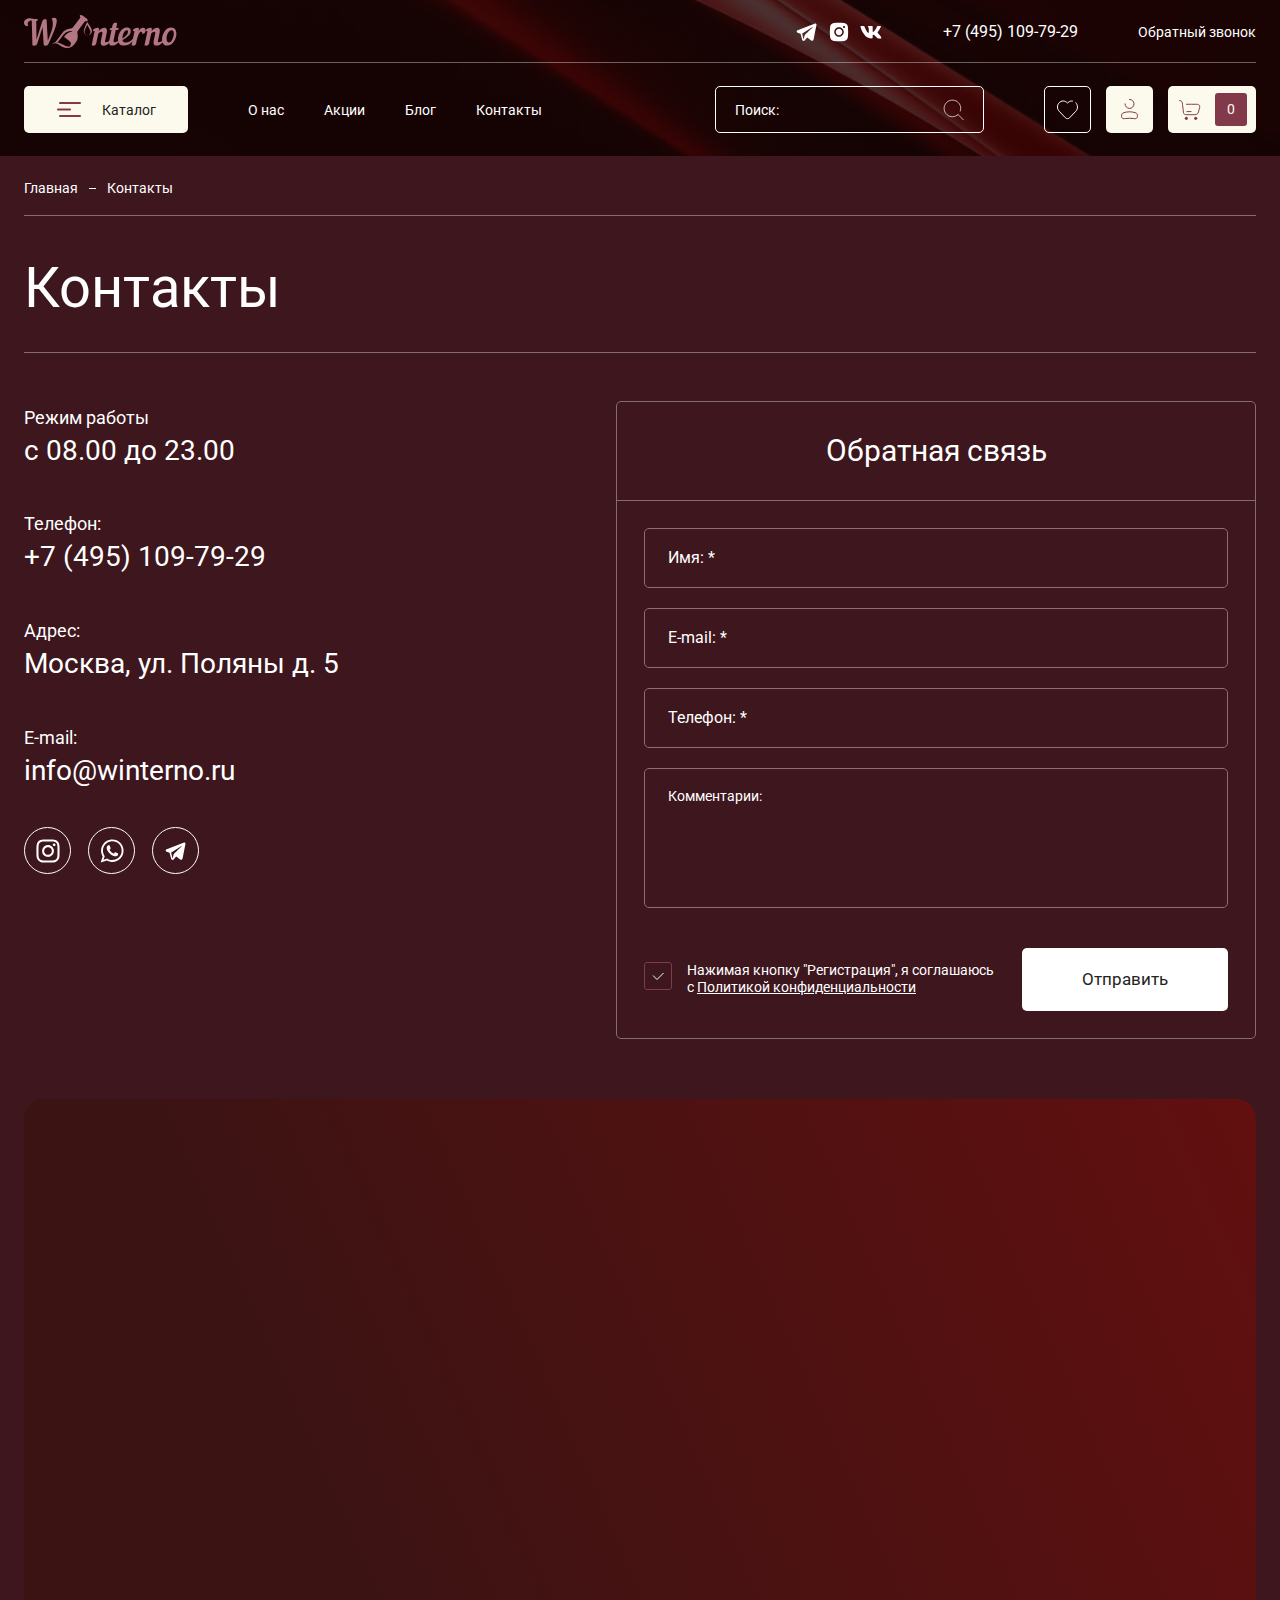
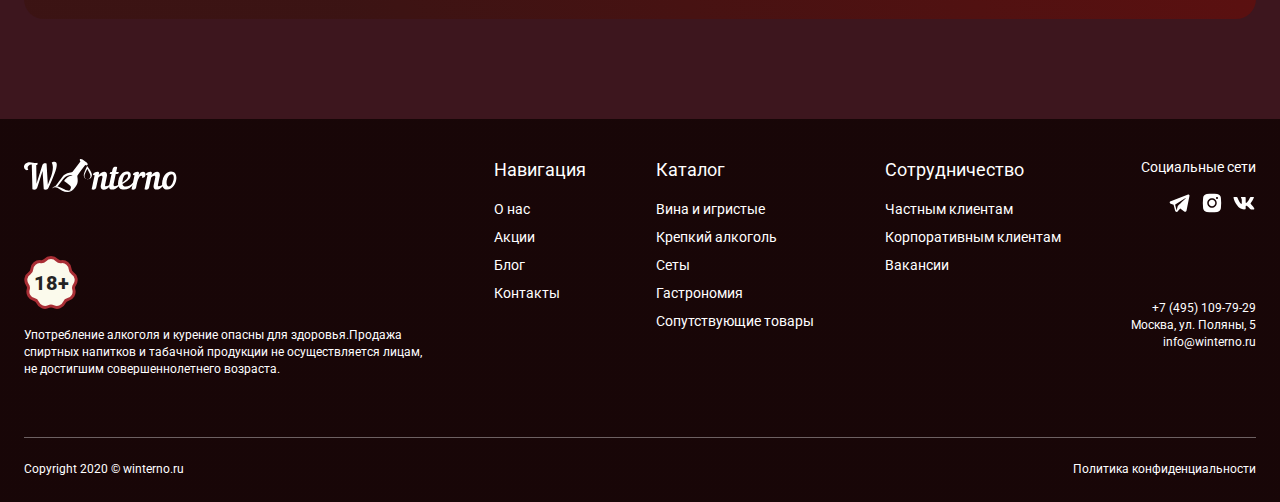
<file: contacts.html>
<!DOCTYPE html>
<html lang="ru">
	<head>
		<meta http-equiv="Content-Type" content="text/html; charset=utf-8">

		<!-- Адаптирование страницы для мобильных устройств -->
		<meta name="viewport" content="width=device-width, initial-scale=1, maximum-scale=1">

		<!-- Запрет распознования номера телефона -->
		<meta name="format-detection" content="telephone=no">
		<meta name="SKYPE_TOOLBAR" content ="SKYPE_TOOLBAR_PARSER_COMPATIBLE">

		<!-- Заголовок страницы -->
		<title>Заголовок страницы</title>

		<!-- Данное значение часто используют(использовали) поисковые системы -->
		<meta name="description" content="">
		<meta name="keywords" content="">

		<!-- Изменение цвета панели моб. браузера -->
		<meta name="msapplication-TileColor" content="#6AB12F">
		<meta name="theme-color" content="#6AB12F">

		<!-- Подключение шрифтов с гугла -->
		<link rel="preconnect" href="https://fonts.googleapis.com">
		<link rel="preconnect" href="https://fonts.gstatic.com" crossorigin>
		<link href="https://fonts.googleapis.com/css2?family=Inter&family=Jacques+Francois&family=Road+Rage&family=Roboto:ital,wght@0,300;0,400;0,500;0,700;0,900;1,300;1,400;1,500;1,700;1,900&display=swap" rel="stylesheet">

		<!-- Подключение файлов стилей -->
		<link rel="stylesheet" href="css/swiper-bundle.min.css" async>
		<link rel="stylesheet" href="css/swiper.css" async>
		<link rel="stylesheet" href="css/fancybox.css" async>
		<link rel="stylesheet" href="css/ion.rangeSlider.css" async>
		<link rel="stylesheet" href="css/styles.css" async>

		<link rel="stylesheet" href="css/response_1487.css" media="print, (max-width: 1487px)" async>
		<link rel="stylesheet" href="css/response_1439.css" media="print, (max-width: 1439px)" async>
		<link rel="stylesheet" href="css/response_1279.css" media="print, (max-width: 1279px)" async>
		<link rel="stylesheet" href="css/response_1023.css" media="print, (max-width: 1023px)" async>
		<link rel="stylesheet" href="css/response_767.css" media="print, (max-width: 767px)" async>
		<link rel="stylesheet" href="css/response_479.css" media="(max-width: 479px)" async>
	</head>

	<body>
		<div class="wrap">
			<div class="main">
				<header>
					<button class="mob_close_btn"></button>

					<div class="scroll">
						<div class="top">
							<div class="cont row">
								<a href="/" class="logo">
									<img src="images/logo.svg" alt="">
								</a>

								<div class="socials">
									<a href="/" target="_blank" rel="noopener nofollow" class="telegram_link">
										<svg class="icon"><use xlink:href="images/sprite.svg#ic_telegram"></use></svg>
									</a>

									<a href="/" target="_blank" rel="noopener nofollow" class="instagram_link">
										<svg class="icon"><use xlink:href="images/sprite.svg#ic_instagram"></use></svg>
									</a>

									<a href="/" target="_blank" rel="noopener nofollow" class="vk_link">
										<svg class="icon"><use xlink:href="images/sprite.svg#ic_vk"></use></svg>
									</a>
								</div>

								<div class="phone">
									<a href="tel:+74951097929">+7 (495) 109-79-29</a>
								</div>

								<button class="callback_btn modal_btn" data-modal="callback_modal">Обратный звонок</button>
							</div>
						</div>

						<div class="bottom">
							<div class="cont row">
								<div class="catalog modal_cont">
									<button class="btn mini_modal_btn" data-modal-id="catalog_modal">
										<svg class="icon"><use xlink:href="images/sprite.svg#ic_menu"></use></svg>
										<span>Каталог</span>
									</button>

									<div class="mini_modal" id="catalog_modal">
										<div class="row">
											<a href="/" class="category">
												<div class="thumb">
													<img data-src="images/tmp/catalog_thumb1.png" alt="" class="lazyload">
												</div>

												<div class="name">Вина и игристые</div>
											</a>

											<a href="/" class="category">
												<div class="thumb">
													<img data-src="images/tmp/catalog_thumb2.png" alt="" class="lazyload">
												</div>

												<div class="name">Крепкий алкоголь</div>
											</a>

											<a href="/" class="category">
												<div class="thumb">
													<img data-src="images/tmp/catalog_thumb3.png" alt="" class="lazyload">
												</div>

												<div class="name">Сеты</div>
											</a>

											<a href="/" class="category">
												<div class="thumb">
													<img data-src="images/tmp/catalog_thumb4.png" alt="" class="lazyload">
												</div>

												<div class="name">Гастрономия</div>
											</a>

											<a href="/" class="category">
												<div class="thumb">
													<img data-src="images/tmp/catalog_thumb5.png" alt="" class="lazyload">
												</div>

												<div class="name">Сопутствующие товары</div>
											</a>
										</div>

										<div class="overlay"></div>
									</div>
								</div>

								<nav class="menu row">
									<div class="menu_item">
										<a href="/">О нас</a>
									</div>

									<div class="menu_item">
										<a href="/">Акции</a>
									</div>

									<div class="menu_item">
										<a href="/">Блог</a>
									</div>

									<div class="menu_item">
										<a href="/">Контакты</a>
									</div>
								</nav>

								<div class="search">
									<form action="">
										<input type="text" name="" value="" class="input" placeholder="Поиск:">

										<button type="submit" class="submit_btn">
											<svg class="icon"><use xlink:href="images/sprite.svg#ic_search"></use></svg>
										</button>
									</form>
								</div>

								<div class="btns">
									<a href="/" class="btn favorite_link">
										<svg class="icon"><use xlink:href="images/sprite.svg#ic_favorite"></use></svg>
									</a>

									<button class="btn account_btn modal_btn" data-modal="login_modal">
										<svg class="icon"><use xlink:href="images/sprite.svg#ic_user"></use></svg>
									</button>

									<a href="/" class="btn cart_link">
										<svg class="icon"><use xlink:href="images/sprite.svg#ic_cart"></use></svg>
										<span>0</span>
									</a>
								</div>
							</div>
						</div>
					</div>

					<img data-src="images/bg_header.jpg" alt="" class="bg lazyload">
				</header>


				<section class="mob_header">
					<div class="cont row">
						<a href="/" class="logo">
							<img src="images/logo.svg" alt="">
						</a>

						<div class="btns">
							<a href="/" class="btn favorite_link">
								<svg class="icon"><use xlink:href="images/sprite.svg#ic_favorite"></use></svg>
							</a>

							<button class="btn account_btn modal_btn" data-modal="login_modal">
								<svg class="icon"><use xlink:href="images/sprite.svg#ic_user"></use></svg>
							</button>

							<a href="/" class="btn cart_link">
								<svg class="icon"><use xlink:href="images/sprite.svg#ic_cart"></use></svg>
								<span>0</span>
							</a>

							<button class="btn mob_menu_btn">
								<svg class="icon"><use xlink:href="images/sprite.svg#ic_menu"></use></svg>
							</button>
						</div>
					</div>

					<img data-src="images/bg_header.jpg" alt="" class="bg lazyload">
				</section>


				<section class="page_head">
					<div class="cont">
						<div class="breadcrumbs">
							<a href="/">Главная</a> <span class="sep"></span>
							<span class="current">Контакты</span>
						</div>

						<h1 class="page_title">Контакты</h1>
					</div>
				</section>


				<section class="contacts_info">
					<div class="cont">
						<div class="row">
							<div class="data">
								<div class="item">
									<div class="label">Режим работы</div>

									<div class="val">с 08.00 до 23.00</div>
								</div>

								<div class="item">
									<div class="label">Телефон:</div>

									<div class="val">
										<div><a href="tel:+74951097929">+7 (495) 109-79-29</a></div>
									</div>
								</div>

								<div class="item">
									<div class="label">Адрес:</div>

									<div class="val">Москва, ул. Поляны д. 5</div>
								</div>

								<div class="item">
									<div class="label">E-mail:</div>

									<div class="val">
										<div><a href="mailto:info@winterno.ru">info@winterno.ru</a></div>
									</div>
								</div>

								<div class="socials">
									<a href="/" target="_blank" rel="noopener nofollow" class="instagram_link">
										<svg class="icon"><use xlink:href="images/sprite.svg#ic_instagram2"></use></svg>
									</a>

									<a href="/" target="_blank" rel="noopener nofollow" class="whatsapp_link">
										<svg class="icon"><use xlink:href="images/sprite.svg#ic_whatsapp"></use></svg>
									</a>

									<a href="/" target="_blank" rel="noopener nofollow" class="telegram_link">
										<svg class="icon"><use xlink:href="images/sprite.svg#ic_telegram"></use></svg>
									</a>
								</div>
							</div>

							<div class="feedback">
								<div class="title">Обратная связь</div>

								<form action="" class="form">
									<div class="line">
										<div class="field">
											<input type="text" name="" value="" class="input" placeholder="Имя: *">
										</div>
									</div>

									<div class="line">
										<div class="field">
											<input type="email" name="" value="" class="input" placeholder="E-mail: *">
										</div>
									</div>

									<div class="line">
										<div class="field">
											<input type="tel" name="" value="" class="input" placeholder="Телефон: *">
										</div>
									</div>

									<div class="line">
										<div class="field">
											<textarea name="" placeholder="Комментарии:"></textarea>
										</div>
									</div>

									<div class="submit">
										<div class="agree">
											<label>
												<input type="checkbox" name="agree" checked>

												<div class="check">
													<svg><use xlink:href="images/sprite.svg#ic_check"></use></svg>
												</div>

												<div>Нажимая кнопку "Регистрация", я соглашаюсь с <a href="/" target="_blank">Политикой конфиденциальности</a></div>
											</label>
										</div>

										<button type="submit" class="submit_btn">Отправить</button>
									</div>
								</form>
							</div>
						</div>

						<div class="map">

						</div>
					</div>
				</section>
			</div>


			<footer>
				<div class="top">
					<div class="cont row">
						<div class="col_left">
							<div class="logo">
								<img src="images/logo_white.svg" alt="">
							</div>

							<div class="age">
								<div class="icon">18+</div>

								<div>Употребление алкоголя и курение опасны для здоровья.Продажа спиртных напитков и табачной продукции не осуществляется лицам, не достигшим совершеннолетнего возраста.</div>
							</div>
						</div>

						<div class="links">
							<div class="title">Навигация</div>

							<div class="items">
								<div><a href="/">О нас</a></div>
								<div><a href="/">Акции</a></div>
								<div><a href="/">Блог</a></div>
								<div><a href="/">Контакты</a></div>
							</div>
						</div>

						<div class="links">
							<div class="title">Каталог</div>

							<div class="items">
								<div><a href="/">Вина и игристые</a></div>
								<div><a href="/">Крепкий алкоголь</a></div>
								<div><a href="/">Сеты</a></div>
								<div><a href="/">Гастрономия</a></div>
								<div><a href="/">Сопутствующие товары</a></div>
							</div>
						</div>

						<div class="links">
							<div class="title">Сотрудничество</div>

							<div class="items">
								<div><a href="/">Частным клиентам</a></div>
								<div><a href="/">Корпоративным клиентам</a></div>
								<div><a href="/">Вакансии</a></div>
							</div>
						</div>

						<div class="contacts">
							<div class="socials">
								<div class="title">Социальные сети</div>

								<div class="items">
									<a href="/" target="_blank" rel="noopener nofollow" class="telegram_link">
										<svg class="icon"><use xlink:href="images/sprite.svg#ic_telegram"></use></svg>
									</a>

									<a href="/" target="_blank" rel="noopener nofollow" class="instagram_link">
										<svg class="icon"><use xlink:href="images/sprite.svg#ic_instagram"></use></svg>
									</a>

									<a href="/" target="_blank" rel="noopener nofollow" class="vk_link">
										<svg class="icon"><use xlink:href="images/sprite.svg#ic_vk"></use></svg>
									</a>
								</div>
							</div>

							<div class="phone">
								<a href="tel:+74951097929">+7 (495) 109-79-29</a>
							</div>

							<div class="location">Москва, ул. Поляны, 5</div>

							<div class="email">
								<a href="mailto:info@winterno.ru">info@winterno.ru</a>
							</div>
						</div>
					</div>
				</div>

				<div class="bottom">
					<div class="cont row">
						<div class="copyright">Copyright 2020 &copy; winterno.ru</div>

						<div class="privacy_policy_link">
							<a href="/">Политика конфиденциальности</a>
						</div>
					</div>
				</div>

				<img data-src="images/bg_footer.jpg" alt="" class="bg lazyload">
			</footer>


			<div class="overlay"></div>
		</div>


		<section class="modal" id="confirm_age_modal">
			<div class="modal_title">Вам исполнилось<br> 18 лет?</div>

			<div class="btns">
				<button class="btn close_btn">Да</button>
				<button class="btn">Нет</button>
			</div>

			<img data-src="images/bg_confirm_modal.jpg" alt="" class="bg lazyload">
		</section>


		<section class="modal" id="callback_modal">
			<div class="modal_title">Обратный звонок</div>

			<form action="" class="form">
				<div class="line">
					<div class="field">
						<input type="text" name="" value="" class="input" placeholder="Ваше имя:">
					</div>
				</div>

				<div class="line">
					<div class="field">
						<input type="tel" name="" value="" class="input" placeholder="Телефон:">
					</div>
				</div>

				<div class="submit">
					<button type="submit" class="submit_btn">Отправить</button>
				</div>
			</form>
		</section>


		<section class="modal" id="login_modal">
			<div class="modal_title">Вход</div>

			<form action="" class="form">
				<div class="line">
					<div class="field">
						<input type="email" name="" value="" class="input" placeholder="E-mail: *">
					</div>
				</div>

				<div class="line">
					<div class="field">
						<input type="password" name="" value="" class="input" placeholder="Пароль:">
					</div>
				</div>

				<div class="submit">
					<button class="forgot_btn">Забыли пароль</button>

					<button type="submit" class="submit_btn">Отправить</button>
				</div>
			</form>
		</section>


		<section class="modal" id="register_modal">
			<div class="modal_title">Регистрация</div>

			<form action="" class="form">
				<div class="line">
					<div class="field">
						<input type="email" name="" value="" class="input" placeholder="E-mail: *">
					</div>
				</div>

				<div class="line">
					<div class="field">
						<input type="password" name="" value="" class="input" placeholder="Пароль:">
					</div>
				</div>

				<div class="submit">
					<div class="agree">
						<label>
							<input type="checkbox" name="agree" checked>

							<div class="check">
								<svg><use xlink:href="images/sprite.svg#ic_check"></use></svg>
							</div>

							<div>Нажимая кнопку "Регистрация", я соглашаюсь с <a href="/" target="_blank">Политикой конфиденциальности</a></div>
						</label>
					</div>

					<button type="submit" class="submit_btn">Регистрация</button>
				</div>
			</form>
		</section>


		<!-- Подключение javascript файлов -->
		<script src="js/jquery-3.6.3.min.js"></script>
		<script src="js/functions.js"></script>
		<script src="js/swiper-bundle.min.js"></script>
		<script src="js/fancybox.js"></script>
		<script src="js/ion.rangeSlider.min.js"></script>
		<script src="js/nice-select2.js"></script>
		<script src="js/clipboard.min.js"></script>
		<script src="js/imask.js"></script>
		<script src="js/scripts.js"></script>
	</body>
</html>
</file>
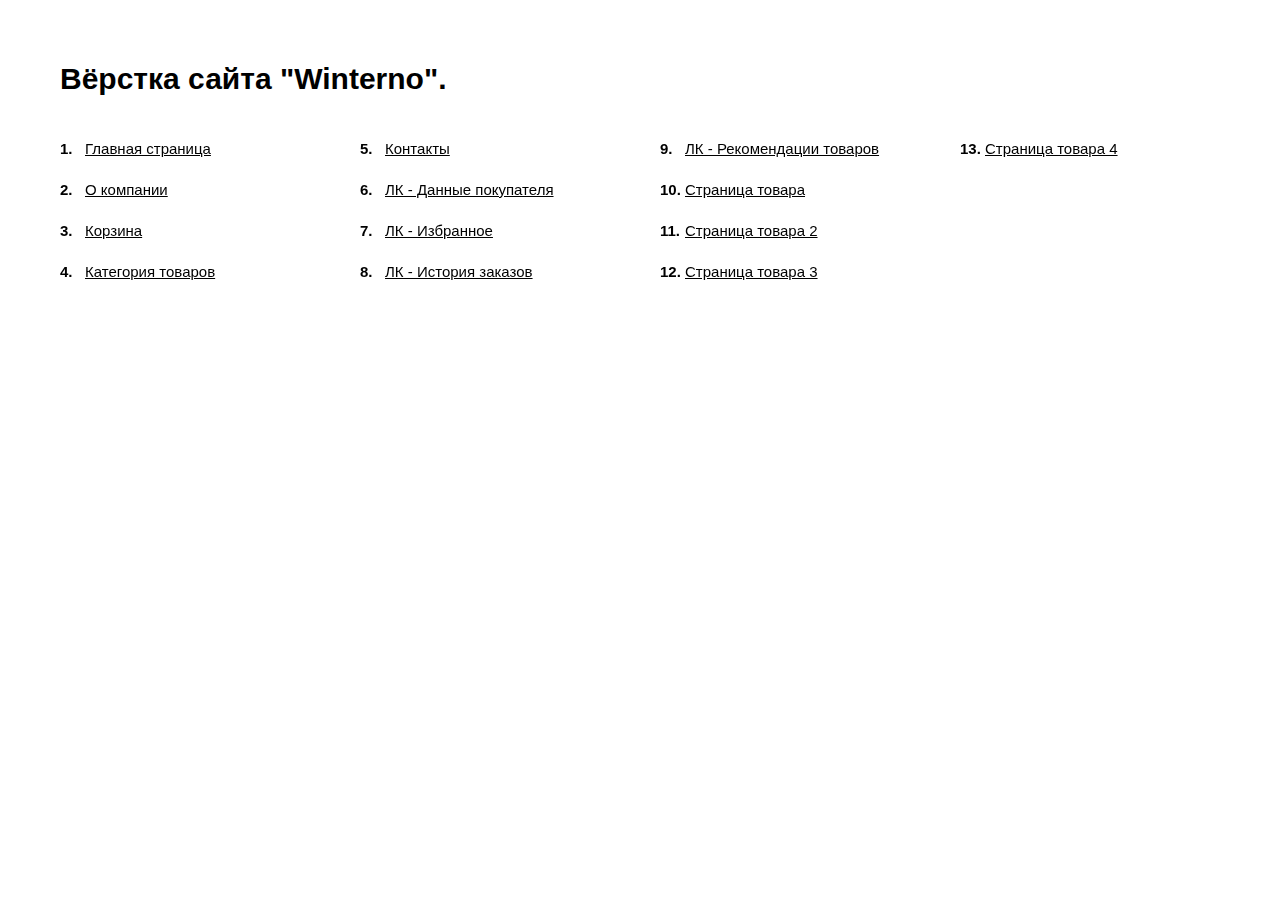
<file: demo_links.html>
<!DOCTYPE html>
<html lang="ru">
	<head>
		<meta http-equiv="Content-Type" content="text/html; charset=utf-8">

		<!-- Адаптирование страницы для мобильных устройств -->
		<meta name="viewport" content="width=device-width, initial-scale=1, maximum-scale=1">

		<!-- Запрет распознования номера телефона -->
		<meta name="format-detection" content="telephone=no">
		<meta name="SKYPE_TOOLBAR" content ="SKYPE_TOOLBAR_PARSER_COMPATIBLE">

		<style>
			*
			{
			    box-sizing: border-box;
			    margin: 0;
			    padding: 0;
			}

			*:before,
			*:after
			{
			    box-sizing: border-box;
			}


			.demo_links
			{
			    padding: 60px;
			}

			.demo_links .title
			{
			    font-family: Arial, 'Helvetica Neue', Helvetica, sans-serif;
			    font-size: 30px;
			    font-weight: 700;
			    line-height: 38px;

			    margin-bottom: 40px;
			}

			.demo_links ol
			{
			    font-family: Arial, 'Helvetica Neue', Helvetica, sans-serif;
			    font-size: 15px;
			    line-height: 21px;

			    counter-reset: li;

			    column-gap: 40px;
			    column-count: 4;
			}

			.demo_links ol li
			{
			    position: relative;

			    display: block;
			    overflow: hidden;

			    padding-left: 25px;

			    list-style-type: none;

			    transform: translateZ(0);

			    --webkit-column-break-inside: avoid;
			    page-break-inside: avoid;
			    break-inside: avoid;
			}

			.demo_links ol li + li
			{
			    margin-top: 20px;
			}

			.demo_links ol li:before
			{
			    color: var(--text_color);
			    font-weight: 700;

			    position: absolute;
			    top: 0;
			    left: 0;

			    content: counters(li, '.') '.';
			    counter-increment: li;
			}


			.demo_links li a
			{
			    color: #000;
			}

			.demo_links li a:hover
			{
			    text-decoration: none;
			}


			@media (max-width: 1279px)
			{
			    .demo_links ol
			    {
			        column-count: 3;
			    }
			}


			@media (max-width: 1023px)
			{
			    .demo_links
			    {
			        padding: 40px;
			    }

			    .demo_links .title
			    {
			        font-size: 28px;
			        line-height: 34px;

			        margin-bottom: 25px;
			    }

			    .demo_links ol
			    {
			        column-count: 2;
			    }
			}


			@media (max-width: 767px)
			{
			    .demo_links
			    {
			        padding: 30px;
			    }

			    .demo_links .title
			    {
			        font-size: 26px;
			        line-height: 32px;
			    }

			    .demo_links ol
			    {
			        column-gap: 40px;
			    }
			}


			@media (max-width: 479px)
			{
			    .demo_links
			    {
			        padding: 20px;
			    }

			    .demo_links .title
			    {
			        font-size: 22px;
			        line-height: 28px;

			        margin-bottom: 25px;
			    }

			    .demo_links ol
			    {
			        column-count: 1;
			    }

			    .demo_links ol li + li
			    {
			        margin-top: 15px;
			    }
			}

		</style>
	</head>

	<body>
		<div class="demo_links">
			<div class="title">Вёрстка сайта "Winterno".</div>

			<ol>
				<li><a href="./index.html" target="_blank">Главная страница</a></li>
				<li><a href="./about.html" target="_blank">О компании</a></li>
				<li><a href="./cart.html" target="_blank">Корзина</a></li>
				<li><a href="./category.html" target="_blank">Категория товаров</a></li>
				<li><a href="./contacts.html" target="_blank">Контакты</a></li>
				<li><a href="./lk_data.html" target="_blank">ЛК - Данные покупателя</a></li>
				<li><a href="./lk_favorites.html" target="_blank">ЛК -  Избранное</a></li>
				<li><a href="./lk_orders.html" target="_blank">ЛК - История заказов</a></li>
				<li><a href="./lk_recommendations.html" target="_blank">ЛК - Рекомендации товаров</a></li>
				<li><a href="./product.html" target="_blank">Страница товара</a></li>
				<li><a href="./product2.html" target="_blank">Страница товара 2</a></li>
				<li><a href="./product3.html" target="_blank">Страница товара 3</a></li>
				<li><a href="./product4.html" target="_blank">Страница товара 4</a></li>
			</ol>
		</div>
	</body>
</html>
</file>
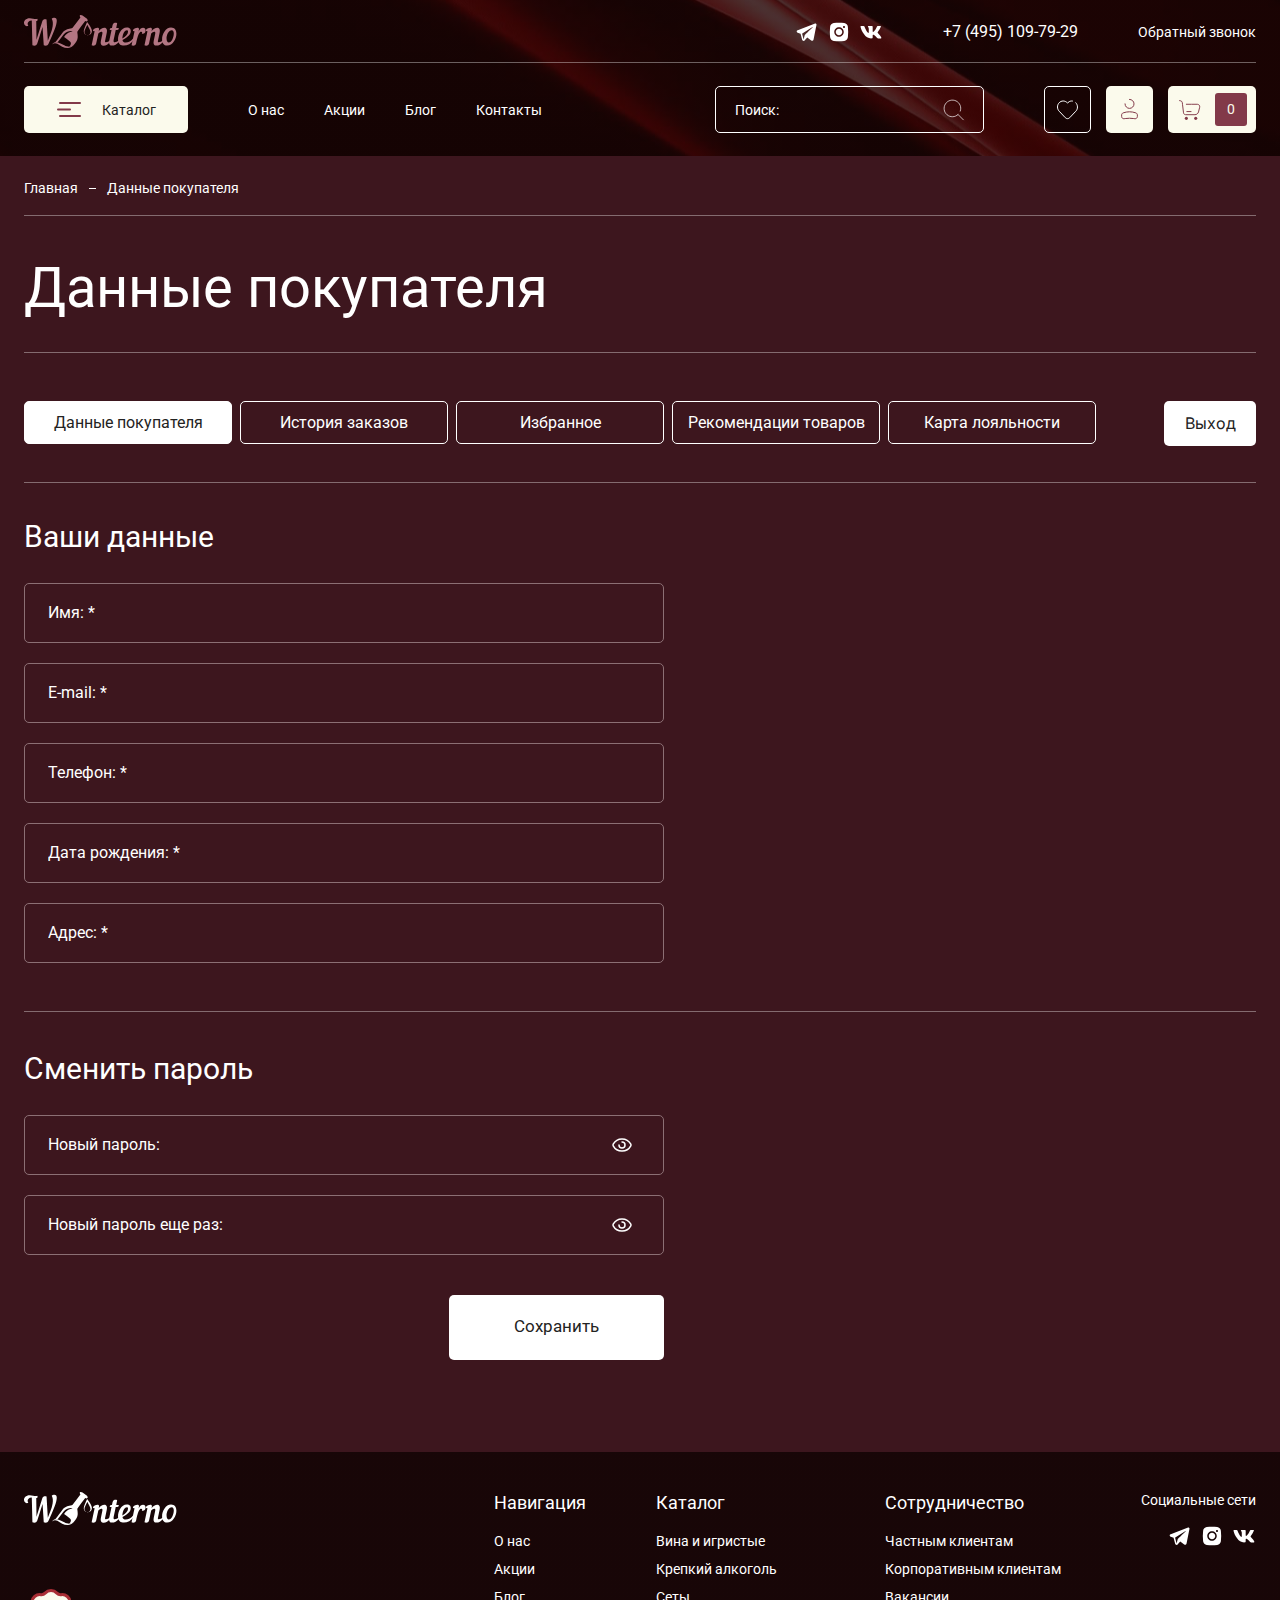
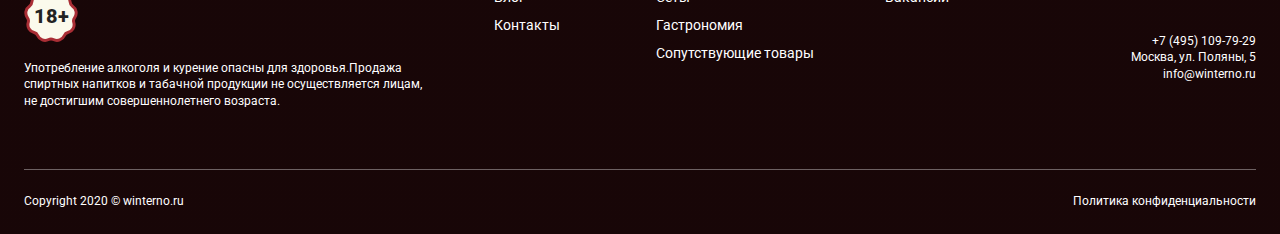
<file: lk_data.html>
<!DOCTYPE html>
<html lang="ru">
	<head>
		<meta http-equiv="Content-Type" content="text/html; charset=utf-8">

		<!-- Адаптирование страницы для мобильных устройств -->
		<meta name="viewport" content="width=device-width, initial-scale=1, maximum-scale=1">

		<!-- Запрет распознования номера телефона -->
		<meta name="format-detection" content="telephone=no">
		<meta name="SKYPE_TOOLBAR" content ="SKYPE_TOOLBAR_PARSER_COMPATIBLE">

		<!-- Заголовок страницы -->
		<title>Заголовок страницы</title>

		<!-- Данное значение часто используют(использовали) поисковые системы -->
		<meta name="description" content="">
		<meta name="keywords" content="">

		<!-- Изменение цвета панели моб. браузера -->
		<meta name="msapplication-TileColor" content="#6AB12F">
		<meta name="theme-color" content="#6AB12F">

		<!-- Подключение шрифтов с гугла -->
		<link rel="preconnect" href="https://fonts.googleapis.com">
		<link rel="preconnect" href="https://fonts.gstatic.com" crossorigin>
		<link href="https://fonts.googleapis.com/css2?family=Inter&family=Jacques+Francois&family=Road+Rage&family=Roboto:ital,wght@0,300;0,400;0,500;0,700;0,900;1,300;1,400;1,500;1,700;1,900&display=swap" rel="stylesheet">

		<!-- Подключение файлов стилей -->
		<link rel="stylesheet" href="css/swiper-bundle.min.css" async>
		<link rel="stylesheet" href="css/swiper.css" async>
		<link rel="stylesheet" href="css/fancybox.css" async>
		<link rel="stylesheet" href="css/ion.rangeSlider.css" async>
		<link rel="stylesheet" href="css/styles.css" async>

		<link rel="stylesheet" href="css/response_1487.css" media="print, (max-width: 1487px)" async>
		<link rel="stylesheet" href="css/response_1439.css" media="print, (max-width: 1439px)" async>
		<link rel="stylesheet" href="css/response_1279.css" media="print, (max-width: 1279px)" async>
		<link rel="stylesheet" href="css/response_1023.css" media="print, (max-width: 1023px)" async>
		<link rel="stylesheet" href="css/response_767.css" media="print, (max-width: 767px)" async>
		<link rel="stylesheet" href="css/response_479.css" media="(max-width: 479px)" async>
	</head>

	<body>
		<div class="wrap">
			<div class="main">
				<header>
					<button class="mob_close_btn"></button>

					<div class="scroll">
						<div class="top">
							<div class="cont row">
								<a href="/" class="logo">
									<img src="images/logo.svg" alt="">
								</a>

								<div class="socials">
									<a href="/" target="_blank" rel="noopener nofollow" class="telegram_link">
										<svg class="icon"><use xlink:href="images/sprite.svg#ic_telegram"></use></svg>
									</a>

									<a href="/" target="_blank" rel="noopener nofollow" class="instagram_link">
										<svg class="icon"><use xlink:href="images/sprite.svg#ic_instagram"></use></svg>
									</a>

									<a href="/" target="_blank" rel="noopener nofollow" class="vk_link">
										<svg class="icon"><use xlink:href="images/sprite.svg#ic_vk"></use></svg>
									</a>
								</div>

								<div class="phone">
									<a href="tel:+74951097929">+7 (495) 109-79-29</a>
								</div>

								<button class="callback_btn modal_btn" data-modal="callback_modal">Обратный звонок</button>
							</div>
						</div>

						<div class="bottom">
							<div class="cont row">
								<div class="catalog modal_cont">
									<button class="btn mini_modal_btn" data-modal-id="catalog_modal">
										<svg class="icon"><use xlink:href="images/sprite.svg#ic_menu"></use></svg>
										<span>Каталог</span>
									</button>

									<div class="mini_modal" id="catalog_modal">
										<div class="row">
											<a href="/" class="category">
												<div class="thumb">
													<img data-src="images/tmp/catalog_thumb1.png" alt="" class="lazyload">
												</div>

												<div class="name">Вина и игристые</div>
											</a>

											<a href="/" class="category">
												<div class="thumb">
													<img data-src="images/tmp/catalog_thumb2.png" alt="" class="lazyload">
												</div>

												<div class="name">Крепкий алкоголь</div>
											</a>

											<a href="/" class="category">
												<div class="thumb">
													<img data-src="images/tmp/catalog_thumb3.png" alt="" class="lazyload">
												</div>

												<div class="name">Сеты</div>
											</a>

											<a href="/" class="category">
												<div class="thumb">
													<img data-src="images/tmp/catalog_thumb4.png" alt="" class="lazyload">
												</div>

												<div class="name">Гастрономия</div>
											</a>

											<a href="/" class="category">
												<div class="thumb">
													<img data-src="images/tmp/catalog_thumb5.png" alt="" class="lazyload">
												</div>

												<div class="name">Сопутствующие товары</div>
											</a>
										</div>

										<div class="overlay"></div>
									</div>
								</div>

								<nav class="menu row">
									<div class="menu_item">
										<a href="/">О нас</a>
									</div>

									<div class="menu_item">
										<a href="/">Акции</a>
									</div>

									<div class="menu_item">
										<a href="/">Блог</a>
									</div>

									<div class="menu_item">
										<a href="/">Контакты</a>
									</div>
								</nav>

								<div class="search">
									<form action="">
										<input type="text" name="" value="" class="input" placeholder="Поиск:">

										<button type="submit" class="submit_btn">
											<svg class="icon"><use xlink:href="images/sprite.svg#ic_search"></use></svg>
										</button>
									</form>
								</div>

								<div class="btns">
									<a href="/" class="btn favorite_link">
										<svg class="icon"><use xlink:href="images/sprite.svg#ic_favorite"></use></svg>
									</a>

									<button class="btn account_btn modal_btn" data-modal="login_modal">
										<svg class="icon"><use xlink:href="images/sprite.svg#ic_user"></use></svg>
									</button>

									<a href="/" class="btn cart_link">
										<svg class="icon"><use xlink:href="images/sprite.svg#ic_cart"></use></svg>
										<span>0</span>
									</a>
								</div>
							</div>
						</div>
					</div>

					<img data-src="images/bg_header.jpg" alt="" class="bg lazyload">
				</header>


				<section class="mob_header">
					<div class="cont row">
						<a href="/" class="logo">
							<img src="images/logo.svg" alt="">
						</a>

						<div class="btns">
							<a href="/" class="btn favorite_link">
								<svg class="icon"><use xlink:href="images/sprite.svg#ic_favorite"></use></svg>
							</a>

							<button class="btn account_btn modal_btn" data-modal="login_modal">
								<svg class="icon"><use xlink:href="images/sprite.svg#ic_user"></use></svg>
							</button>

							<a href="/" class="btn cart_link">
								<svg class="icon"><use xlink:href="images/sprite.svg#ic_cart"></use></svg>
								<span>0</span>
							</a>

							<button class="btn mob_menu_btn">
								<svg class="icon"><use xlink:href="images/sprite.svg#ic_menu"></use></svg>
							</button>
						</div>
					</div>

					<img data-src="images/bg_header.jpg" alt="" class="bg lazyload">
				</section>


				<section class="page_head">
					<div class="cont">
						<div class="breadcrumbs">
							<a href="/">Главная</a> <span class="sep"></span>
							<span class="current">Данные покупателя</span>
						</div>

						<h1 class="page_title">Данные покупателя</h1>
					</div>
				</section>


				<section class="lk_info">
					<div class="cont">
						<div class="lk_menu">
							<div class="row">
								<a class="link active">Данные покупателя</a>
								<a href="/" class="link">История заказов</a>
								<a href="/" class="link">Избранное</a>
								<a href="/" class="link">Рекомендации товаров</a>
								<a href="/" class="link">Карта лояльности</a>
							</div>

							<button class="logout_btn">Выход</button>
						</div>

						<div class="personal">
							<form action="" class="form">
								<div class="section">
									<div class="title">Ваши данные</div>

									<div class="fields">
										<div class="line">
											<div class="field">
												<input type="text" name="" value="" class="input" placeholder="Имя: *">
											</div>
										</div>

										<div class="line">
											<div class="field">
												<input type="email" name="" value="" class="input" placeholder="E-mail: *">
											</div>
										</div>

										<div class="line">
											<div class="field">
												<input type="tel" name="" value="" class="input" placeholder="Телефон: *">
											</div>
										</div>

										<div class="line">
											<div class="field">
												<input type="text" name="" value="" class="input" placeholder="Дата рождения: *">
											</div>
										</div>

										<div class="line">
											<div class="field">
												<input type="text" name="" value="" class="input" placeholder="Адрес: *">
											</div>
										</div>
									</div>
								</div>

								<div class="section">
									<div class="title">Сменить пароль</div>

									<div class="fields">
										<div class="line">
											<div class="field">
												<button type="button" class="visible_btn">
													<svg class="icon"><use xlink:href="images/sprite.svg#ic_eye"></use></svg>
													<svg class="icon"><use xlink:href="images/sprite.svg#ic_eye2"></use></svg>
												</button>

												<input type="password" name="" value="" class="input" placeholder="Новый пароль:">
											</div>
										</div>

										<div class="line">
											<div class="field">
												<button type="button" class="visible_btn">
													<svg class="icon"><use xlink:href="images/sprite.svg#ic_eye"></use></svg>
													<svg class="icon"><use xlink:href="images/sprite.svg#ic_eye2"></use></svg>
												</button>

												<input type="password" name="" value="" class="input" placeholder="Новый пароль еще раз:">
											</div>
										</div>

										<div class="submit">
											<button type="submit" class="submit_btn">Сохранить</button>
										</div>
									</div>
								</div>
							</form>
						</div>
					</div>
				</section>
			</div>


			<footer>
				<div class="top">
					<div class="cont row">
						<div class="col_left">
							<div class="logo">
								<img src="images/logo_white.svg" alt="">
							</div>

							<div class="age">
								<div class="icon">18+</div>

								<div>Употребление алкоголя и курение опасны для здоровья.Продажа спиртных напитков и табачной продукции не осуществляется лицам, не достигшим совершеннолетнего возраста.</div>
							</div>
						</div>

						<div class="links">
							<div class="title">Навигация</div>

							<div class="items">
								<div><a href="/">О нас</a></div>
								<div><a href="/">Акции</a></div>
								<div><a href="/">Блог</a></div>
								<div><a href="/">Контакты</a></div>
							</div>
						</div>

						<div class="links">
							<div class="title">Каталог</div>

							<div class="items">
								<div><a href="/">Вина и игристые</a></div>
								<div><a href="/">Крепкий алкоголь</a></div>
								<div><a href="/">Сеты</a></div>
								<div><a href="/">Гастрономия</a></div>
								<div><a href="/">Сопутствующие товары</a></div>
							</div>
						</div>

						<div class="links">
							<div class="title">Сотрудничество</div>

							<div class="items">
								<div><a href="/">Частным клиентам</a></div>
								<div><a href="/">Корпоративным клиентам</a></div>
								<div><a href="/">Вакансии</a></div>
							</div>
						</div>

						<div class="contacts">
							<div class="socials">
								<div class="title">Социальные сети</div>

								<div class="items">
									<a href="/" target="_blank" rel="noopener nofollow" class="telegram_link">
										<svg class="icon"><use xlink:href="images/sprite.svg#ic_telegram"></use></svg>
									</a>

									<a href="/" target="_blank" rel="noopener nofollow" class="instagram_link">
										<svg class="icon"><use xlink:href="images/sprite.svg#ic_instagram"></use></svg>
									</a>

									<a href="/" target="_blank" rel="noopener nofollow" class="vk_link">
										<svg class="icon"><use xlink:href="images/sprite.svg#ic_vk"></use></svg>
									</a>
								</div>
							</div>

							<div class="phone">
								<a href="tel:+74951097929">+7 (495) 109-79-29</a>
							</div>

							<div class="location">Москва, ул. Поляны, 5</div>

							<div class="email">
								<a href="mailto:info@winterno.ru">info@winterno.ru</a>
							</div>
						</div>
					</div>
				</div>

				<div class="bottom">
					<div class="cont row">
						<div class="copyright">Copyright 2020 &copy; winterno.ru</div>

						<div class="privacy_policy_link">
							<a href="/">Политика конфиденциальности</a>
						</div>
					</div>
				</div>

				<img data-src="images/bg_footer.jpg" alt="" class="bg lazyload">
			</footer>


			<div class="overlay"></div>
		</div>


		<section class="modal" id="confirm_age_modal">
			<div class="modal_title">Вам исполнилось<br> 18 лет?</div>

			<div class="btns">
				<button class="btn close_btn">Да</button>
				<button class="btn">Нет</button>
			</div>

			<img data-src="images/bg_confirm_modal.jpg" alt="" class="bg lazyload">
		</section>


		<section class="modal" id="callback_modal">
			<div class="modal_title">Обратный звонок</div>

			<form action="" class="form">
				<div class="line">
					<div class="field">
						<input type="text" name="" value="" class="input" placeholder="Ваше имя:">
					</div>
				</div>

				<div class="line">
					<div class="field">
						<input type="tel" name="" value="" class="input" placeholder="Телефон:">
					</div>
				</div>

				<div class="submit">
					<button type="submit" class="submit_btn">Отправить</button>
				</div>
			</form>
		</section>


		<section class="modal" id="login_modal">
			<div class="modal_title">Вход</div>

			<form action="" class="form">
				<div class="line">
					<div class="field">
						<input type="email" name="" value="" class="input" placeholder="E-mail: *">
					</div>
				</div>

				<div class="line">
					<div class="field">
						<input type="password" name="" value="" class="input" placeholder="Пароль:">
					</div>
				</div>

				<div class="submit">
					<button class="forgot_btn">Забыли пароль</button>

					<button type="submit" class="submit_btn">Отправить</button>
				</div>
			</form>
		</section>


		<section class="modal" id="register_modal">
			<div class="modal_title">Регистрация</div>

			<form action="" class="form">
				<div class="line">
					<div class="field">
						<input type="email" name="" value="" class="input" placeholder="E-mail: *">
					</div>
				</div>

				<div class="line">
					<div class="field">
						<input type="password" name="" value="" class="input" placeholder="Пароль:">
					</div>
				</div>

				<div class="submit">
					<div class="agree">
						<label>
							<input type="checkbox" name="agree" checked>

							<div class="check">
								<svg><use xlink:href="images/sprite.svg#ic_check"></use></svg>
							</div>

							<div>Нажимая кнопку "Регистрация", я соглашаюсь с <a href="/" target="_blank">Политикой конфиденциальности</a></div>
						</label>
					</div>

					<button type="submit" class="submit_btn">Регистрация</button>
				</div>
			</form>
		</section>


		<!-- Подключение javascript файлов -->
		<script src="js/jquery-3.6.3.min.js"></script>
		<script src="js/functions.js"></script>
		<script src="js/swiper-bundle.min.js"></script>
		<script src="js/fancybox.js"></script>
		<script src="js/ion.rangeSlider.min.js"></script>
		<script src="js/nice-select2.js"></script>
		<script src="js/clipboard.min.js"></script>
		<script src="js/imask.js"></script>
		<script src="js/scripts.js"></script>
	</body>
</html>
</file>
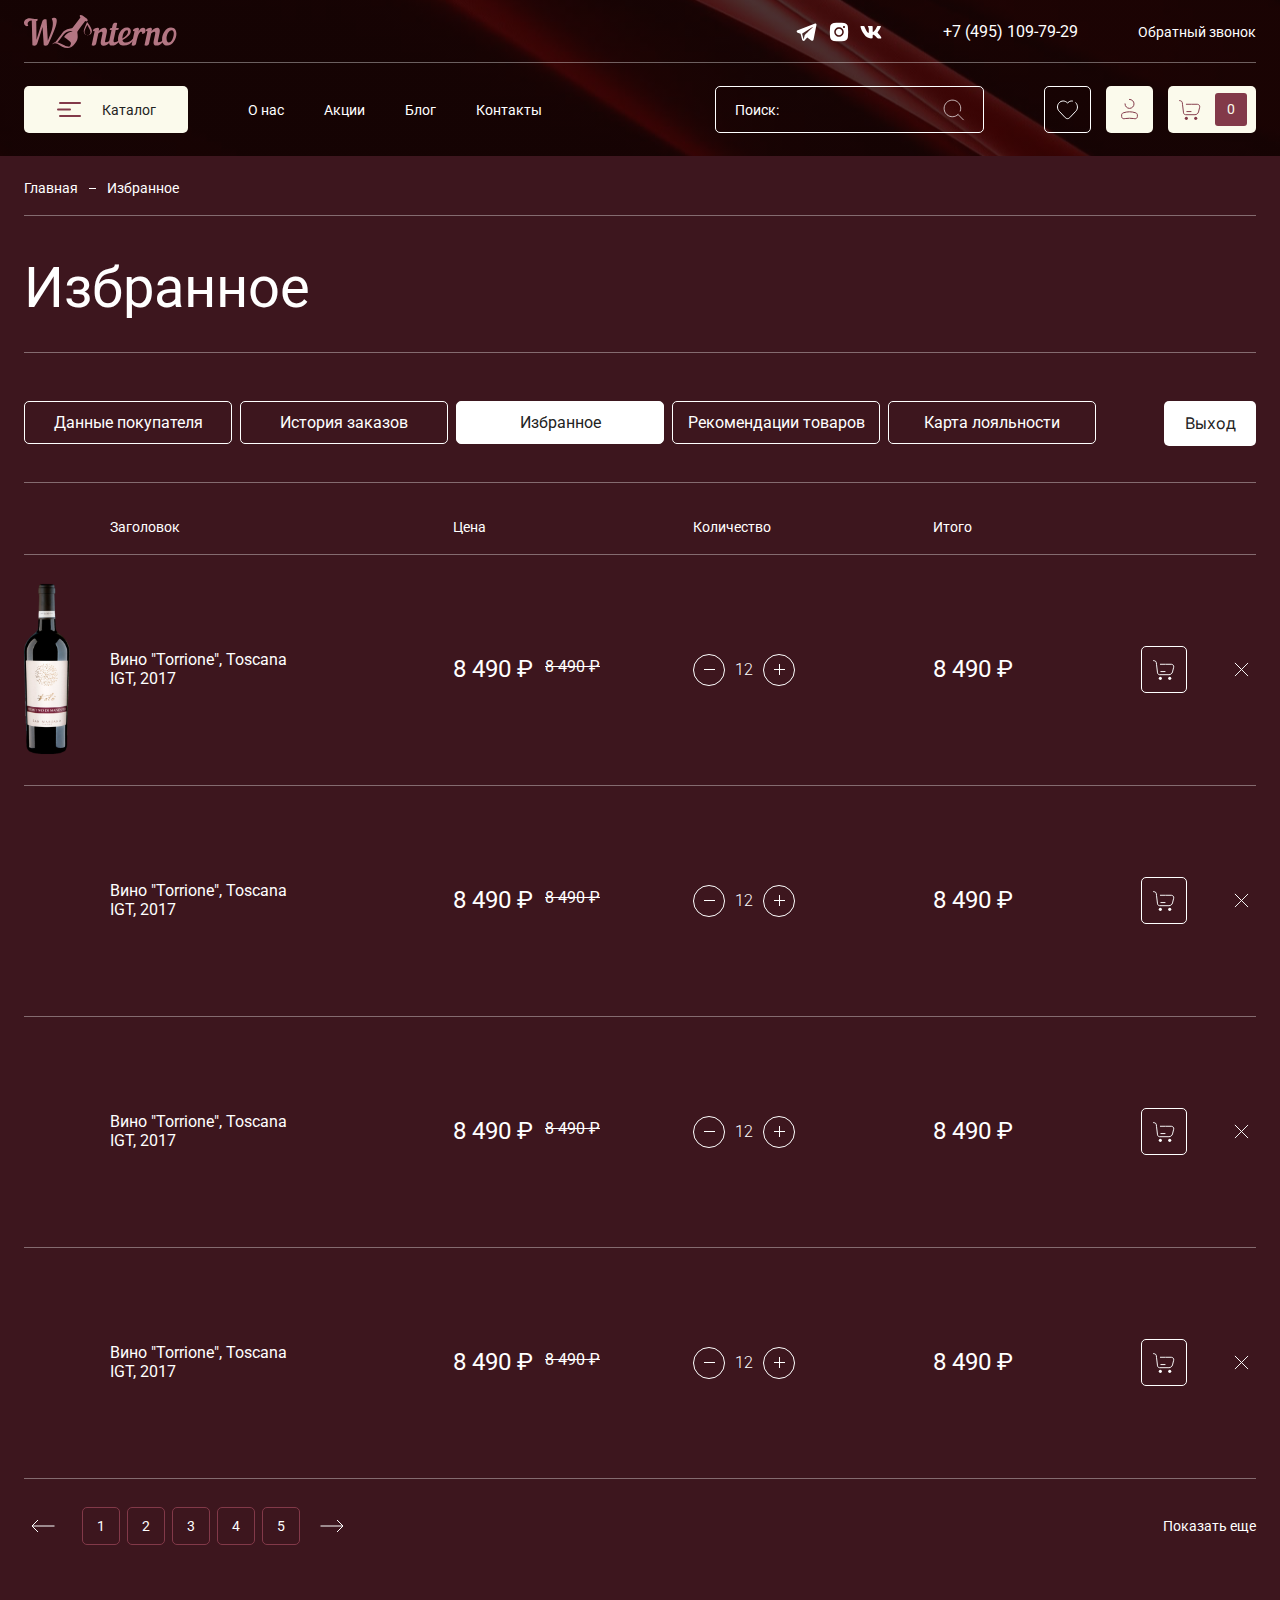
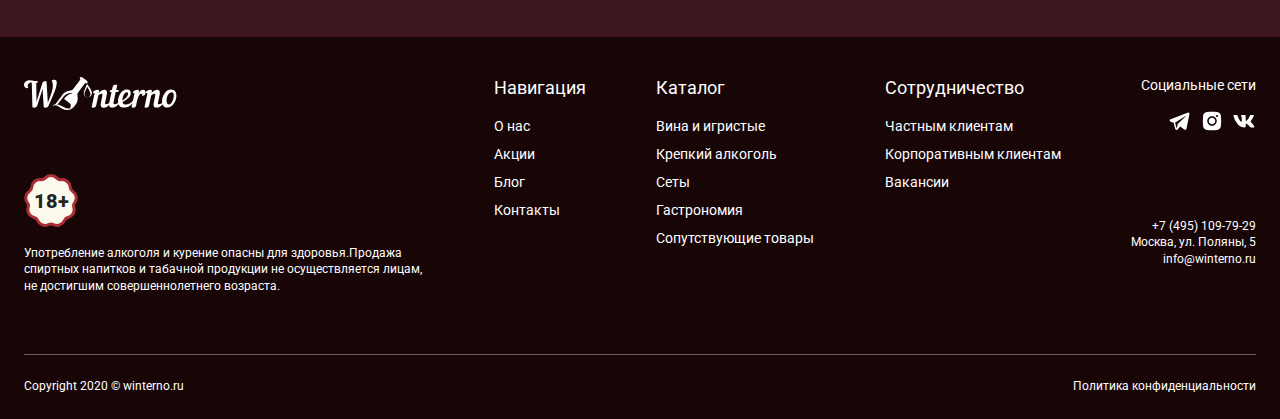
<file: lk_favorites.html>
<!DOCTYPE html>
<html lang="ru">
	<head>
		<meta http-equiv="Content-Type" content="text/html; charset=utf-8">

		<!-- Адаптирование страницы для мобильных устройств -->
		<meta name="viewport" content="width=device-width, initial-scale=1, maximum-scale=1">

		<!-- Запрет распознования номера телефона -->
		<meta name="format-detection" content="telephone=no">
		<meta name="SKYPE_TOOLBAR" content ="SKYPE_TOOLBAR_PARSER_COMPATIBLE">

		<!-- Заголовок страницы -->
		<title>Заголовок страницы</title>

		<!-- Данное значение часто используют(использовали) поисковые системы -->
		<meta name="description" content="">
		<meta name="keywords" content="">

		<!-- Изменение цвета панели моб. браузера -->
		<meta name="msapplication-TileColor" content="#6AB12F">
		<meta name="theme-color" content="#6AB12F">

		<!-- Подключение шрифтов с гугла -->
		<link rel="preconnect" href="https://fonts.googleapis.com">
		<link rel="preconnect" href="https://fonts.gstatic.com" crossorigin>
		<link href="https://fonts.googleapis.com/css2?family=Inter&family=Jacques+Francois&family=Road+Rage&family=Roboto:ital,wght@0,300;0,400;0,500;0,700;0,900;1,300;1,400;1,500;1,700;1,900&display=swap" rel="stylesheet">

		<!-- Подключение файлов стилей -->
		<link rel="stylesheet" href="css/swiper-bundle.min.css" async>
		<link rel="stylesheet" href="css/swiper.css" async>
		<link rel="stylesheet" href="css/fancybox.css" async>
		<link rel="stylesheet" href="css/ion.rangeSlider.css" async>
		<link rel="stylesheet" href="css/styles.css" async>

		<link rel="stylesheet" href="css/response_1487.css" media="print, (max-width: 1487px)" async>
		<link rel="stylesheet" href="css/response_1439.css" media="print, (max-width: 1439px)" async>
		<link rel="stylesheet" href="css/response_1279.css" media="print, (max-width: 1279px)" async>
		<link rel="stylesheet" href="css/response_1023.css" media="print, (max-width: 1023px)" async>
		<link rel="stylesheet" href="css/response_767.css" media="print, (max-width: 767px)" async>
		<link rel="stylesheet" href="css/response_479.css" media="(max-width: 479px)" async>
	</head>

	<body>
		<div class="wrap">
			<div class="main">
				<header>
					<button class="mob_close_btn"></button>

					<div class="scroll">
						<div class="top">
							<div class="cont row">
								<a href="/" class="logo">
									<img src="images/logo.svg" alt="">
								</a>

								<div class="socials">
									<a href="/" target="_blank" rel="noopener nofollow" class="telegram_link">
										<svg class="icon"><use xlink:href="images/sprite.svg#ic_telegram"></use></svg>
									</a>

									<a href="/" target="_blank" rel="noopener nofollow" class="instagram_link">
										<svg class="icon"><use xlink:href="images/sprite.svg#ic_instagram"></use></svg>
									</a>

									<a href="/" target="_blank" rel="noopener nofollow" class="vk_link">
										<svg class="icon"><use xlink:href="images/sprite.svg#ic_vk"></use></svg>
									</a>
								</div>

								<div class="phone">
									<a href="tel:+74951097929">+7 (495) 109-79-29</a>
								</div>

								<button class="callback_btn modal_btn" data-modal="callback_modal">Обратный звонок</button>
							</div>
						</div>

						<div class="bottom">
							<div class="cont row">
								<div class="catalog modal_cont">
									<button class="btn mini_modal_btn" data-modal-id="catalog_modal">
										<svg class="icon"><use xlink:href="images/sprite.svg#ic_menu"></use></svg>
										<span>Каталог</span>
									</button>

									<div class="mini_modal" id="catalog_modal">
										<div class="row">
											<a href="/" class="category">
												<div class="thumb">
													<img data-src="images/tmp/catalog_thumb1.png" alt="" class="lazyload">
												</div>

												<div class="name">Вина и игристые</div>
											</a>

											<a href="/" class="category">
												<div class="thumb">
													<img data-src="images/tmp/catalog_thumb2.png" alt="" class="lazyload">
												</div>

												<div class="name">Крепкий алкоголь</div>
											</a>

											<a href="/" class="category">
												<div class="thumb">
													<img data-src="images/tmp/catalog_thumb3.png" alt="" class="lazyload">
												</div>

												<div class="name">Сеты</div>
											</a>

											<a href="/" class="category">
												<div class="thumb">
													<img data-src="images/tmp/catalog_thumb4.png" alt="" class="lazyload">
												</div>

												<div class="name">Гастрономия</div>
											</a>

											<a href="/" class="category">
												<div class="thumb">
													<img data-src="images/tmp/catalog_thumb5.png" alt="" class="lazyload">
												</div>

												<div class="name">Сопутствующие товары</div>
											</a>
										</div>

										<div class="overlay"></div>
									</div>
								</div>

								<nav class="menu row">
									<div class="menu_item">
										<a href="/">О нас</a>
									</div>

									<div class="menu_item">
										<a href="/">Акции</a>
									</div>

									<div class="menu_item">
										<a href="/">Блог</a>
									</div>

									<div class="menu_item">
										<a href="/">Контакты</a>
									</div>
								</nav>

								<div class="search">
									<form action="">
										<input type="text" name="" value="" class="input" placeholder="Поиск:">

										<button type="submit" class="submit_btn">
											<svg class="icon"><use xlink:href="images/sprite.svg#ic_search"></use></svg>
										</button>
									</form>
								</div>

								<div class="btns">
									<a href="/" class="btn favorite_link">
										<svg class="icon"><use xlink:href="images/sprite.svg#ic_favorite"></use></svg>
									</a>

									<button class="btn account_btn modal_btn" data-modal="login_modal">
										<svg class="icon"><use xlink:href="images/sprite.svg#ic_user"></use></svg>
									</button>

									<a href="/" class="btn cart_link">
										<svg class="icon"><use xlink:href="images/sprite.svg#ic_cart"></use></svg>
										<span>0</span>
									</a>
								</div>
							</div>
						</div>
					</div>

					<img data-src="images/bg_header.jpg" alt="" class="bg lazyload">
				</header>


				<section class="mob_header">
					<div class="cont row">
						<a href="/" class="logo">
							<img src="images/logo.svg" alt="">
						</a>

						<div class="btns">
							<a href="/" class="btn favorite_link">
								<svg class="icon"><use xlink:href="images/sprite.svg#ic_favorite"></use></svg>
							</a>

							<button class="btn account_btn modal_btn" data-modal="login_modal">
								<svg class="icon"><use xlink:href="images/sprite.svg#ic_user"></use></svg>
							</button>

							<a href="/" class="btn cart_link">
								<svg class="icon"><use xlink:href="images/sprite.svg#ic_cart"></use></svg>
								<span>0</span>
							</a>

							<button class="btn mob_menu_btn">
								<svg class="icon"><use xlink:href="images/sprite.svg#ic_menu"></use></svg>
							</button>
						</div>
					</div>

					<img data-src="images/bg_header.jpg" alt="" class="bg lazyload">
				</section>


				<section class="page_head">
					<div class="cont">
						<div class="breadcrumbs">
							<a href="/">Главная</a> <span class="sep"></span>
							<span class="current">Избранное</span>
						</div>

						<h1 class="page_title">Избранное</h1>
					</div>
				</section>


				<section class="lk_info">
					<div class="cont">
						<div class="lk_menu">
							<div class="row">
								<a href="/" class="link">Данные покупателя</a>
								<a href="/" class="link">История заказов</a>
								<a class="link active">Избранное</a>
								<a href="/" class="link">Рекомендации товаров</a>
								<a href="/" class="link">Карта лояльности</a>
							</div>

							<button class="logout_btn">Выход</button>
						</div>

						<div class="cart_info favorites">
							<table>
								<thead>
									<tr>
										<th></th>
										<th>Заголовок</th>
										<th>Цена</th>
										<th>Количество</th>
										<th>Итого</th>
										<th></th>
										<th></th>
									</tr>
								</thead>

								<tbody>
									<tr>
										<td class="thumb">
											<a href="/" target="_blank">
												<img data-src="images/tmp/product_thumb3.png" alt="" class="lazyload">
											</a>
										</td>

										<td class="name">
											<a href="/" target="_blank">Вино "Torrione", Toscana IGT, 2017</a>
										</td>

										<td class="price" data-column="Цена">
											<span>8 490 ₽</span>
											<span class="old">8 490 ₽</span>
										</td>

										<td class="amount" data-column="Количество">
											<div class="amount">
												<button type="button" class="minus"></button>

												<input type="text" value="12" class="input"
												  data-minimum="1" data-maximum="99" data-step="1" data-unit="" maxlength="2">

												<button type="button" class="plus"></button>
											</div>
										</td>

										<td class="price total" data-column="Итого">
											<span>8 490 ₽</span>
										</td>

										<td class="buy">
											<button class="buy_btn">
												<svg class="icon"><use xlink:href="images/sprite.svg#ic_cart"></use></svg>
											</button>
										</td>

										<td class="delete">
											<button class="btn">
												<svg class="icon"><use xlink:href="images/sprite.svg#ic_close"></use></svg>
											</button>
										</td>
									</tr>

									<tr>
										<td class="thumb">
											<a href="/" target="_blank">
												<img data-src="images/tmp/product_thumb3.png" alt="" class="lazyload">
											</a>
										</td>

										<td class="name">
											<a href="/" target="_blank">Вино "Torrione", Toscana IGT, 2017</a>
										</td>

										<td class="price" data-column="Цена">
											<span>8 490 ₽</span>
											<span class="old">8 490 ₽</span>
										</td>

										<td class="amount" data-column="Количество">
											<div class="amount">
												<button type="button" class="minus"></button>

												<input type="text" value="12" class="input"
												  data-minimum="1" data-maximum="99" data-step="1" data-unit="" maxlength="2">

												<button type="button" class="plus"></button>
											</div>
										</td>

										<td class="price total" data-column="Итого">
											<span>8 490 ₽</span>
										</td>

										<td class="buy">
											<button class="buy_btn">
												<svg class="icon"><use xlink:href="images/sprite.svg#ic_cart"></use></svg>
											</button>
										</td>

										<td class="delete">
											<button class="btn">
												<svg class="icon"><use xlink:href="images/sprite.svg#ic_close"></use></svg>
											</button>
										</td>
									</tr>

									<tr>
										<td class="thumb">
											<a href="/" target="_blank">
												<img data-src="images/tmp/product_thumb3.png" alt="" class="lazyload">
											</a>
										</td>

										<td class="name">
											<a href="/" target="_blank">Вино "Torrione", Toscana IGT, 2017</a>
										</td>

										<td class="price" data-column="Цена">
											<span>8 490 ₽</span>
											<span class="old">8 490 ₽</span>
										</td>

										<td class="amount" data-column="Количество">
											<div class="amount">
												<button type="button" class="minus"></button>

												<input type="text" value="12" class="input"
												  data-minimum="1" data-maximum="99" data-step="1" data-unit="" maxlength="2">

												<button type="button" class="plus"></button>
											</div>
										</td>

										<td class="price total" data-column="Итого">
											<span>8 490 ₽</span>
										</td>

										<td class="buy">
											<button class="buy_btn">
												<svg class="icon"><use xlink:href="images/sprite.svg#ic_cart"></use></svg>
											</button>
										</td>

										<td class="delete">
											<button class="btn">
												<svg class="icon"><use xlink:href="images/sprite.svg#ic_close"></use></svg>
											</button>
										</td>
									</tr>

									<tr>
										<td class="thumb">
											<a href="/" target="_blank">
												<img data-src="images/tmp/product_thumb3.png" alt="" class="lazyload">
											</a>
										</td>

										<td class="name">
											<a href="/" target="_blank">Вино "Torrione", Toscana IGT, 2017</a>
										</td>

										<td class="price" data-column="Цена">
											<span>8 490 ₽</span>
											<span class="old">8 490 ₽</span>
										</td>

										<td class="amount" data-column="Количество">
											<div class="amount">
												<button type="button" class="minus"></button>

												<input type="text" value="12" class="input"
												  data-minimum="1" data-maximum="99" data-step="1" data-unit="" maxlength="2">

												<button type="button" class="plus"></button>
											</div>
										</td>

										<td class="price total" data-column="Итого">
											<span>8 490 ₽</span>
										</td>

										<td class="buy">
											<button class="buy_btn">
												<svg class="icon"><use xlink:href="images/sprite.svg#ic_cart"></use></svg>
											</button>
										</td>

										<td class="delete">
											<button class="btn">
												<svg class="icon"><use xlink:href="images/sprite.svg#ic_close"></use></svg>
											</button>
										</td>
									</tr>
								</tbody>
							</table>

							<div class="pagination">
								<a href="/" class="prev">
									<svg class="icon"><use xlink:href="images/sprite.svg#ic_arrow_hor"></use></svg>
								</a>

								<a class="active">1</a>
								<a href="/">2</a>
								<a href="/">3</a>
								<a href="/">4</a>
								<a href="/">5</a>

								<a href="/" class="next">
									<svg class="icon"><use xlink:href="images/sprite.svg#ic_arrow_hor"></use></svg>
								</a>

								<button class="more_btn">Показать еще</button>
							</div>
						</div>
					</div>
				</section>
			</div>


			<footer>
				<div class="top">
					<div class="cont row">
						<div class="col_left">
							<div class="logo">
								<img src="images/logo_white.svg" alt="">
							</div>

							<div class="age">
								<div class="icon">18+</div>

								<div>Употребление алкоголя и курение опасны для здоровья.Продажа спиртных напитков и табачной продукции не осуществляется лицам, не достигшим совершеннолетнего возраста.</div>
							</div>
						</div>

						<div class="links">
							<div class="title">Навигация</div>

							<div class="items">
								<div><a href="/">О нас</a></div>
								<div><a href="/">Акции</a></div>
								<div><a href="/">Блог</a></div>
								<div><a href="/">Контакты</a></div>
							</div>
						</div>

						<div class="links">
							<div class="title">Каталог</div>

							<div class="items">
								<div><a href="/">Вина и игристые</a></div>
								<div><a href="/">Крепкий алкоголь</a></div>
								<div><a href="/">Сеты</a></div>
								<div><a href="/">Гастрономия</a></div>
								<div><a href="/">Сопутствующие товары</a></div>
							</div>
						</div>

						<div class="links">
							<div class="title">Сотрудничество</div>

							<div class="items">
								<div><a href="/">Частным клиентам</a></div>
								<div><a href="/">Корпоративным клиентам</a></div>
								<div><a href="/">Вакансии</a></div>
							</div>
						</div>

						<div class="contacts">
							<div class="socials">
								<div class="title">Социальные сети</div>

								<div class="items">
									<a href="/" target="_blank" rel="noopener nofollow" class="telegram_link">
										<svg class="icon"><use xlink:href="images/sprite.svg#ic_telegram"></use></svg>
									</a>

									<a href="/" target="_blank" rel="noopener nofollow" class="instagram_link">
										<svg class="icon"><use xlink:href="images/sprite.svg#ic_instagram"></use></svg>
									</a>

									<a href="/" target="_blank" rel="noopener nofollow" class="vk_link">
										<svg class="icon"><use xlink:href="images/sprite.svg#ic_vk"></use></svg>
									</a>
								</div>
							</div>

							<div class="phone">
								<a href="tel:+74951097929">+7 (495) 109-79-29</a>
							</div>

							<div class="location">Москва, ул. Поляны, 5</div>

							<div class="email">
								<a href="mailto:info@winterno.ru">info@winterno.ru</a>
							</div>
						</div>
					</div>
				</div>

				<div class="bottom">
					<div class="cont row">
						<div class="copyright">Copyright 2020 &copy; winterno.ru</div>

						<div class="privacy_policy_link">
							<a href="/">Политика конфиденциальности</a>
						</div>
					</div>
				</div>

				<img data-src="images/bg_footer.jpg" alt="" class="bg lazyload">
			</footer>


			<div class="overlay"></div>
		</div>


		<section class="modal" id="confirm_age_modal">
			<div class="modal_title">Вам исполнилось<br> 18 лет?</div>

			<div class="btns">
				<button class="btn close_btn">Да</button>
				<button class="btn">Нет</button>
			</div>

			<img data-src="images/bg_confirm_modal.jpg" alt="" class="bg lazyload">
		</section>


		<section class="modal" id="callback_modal">
			<div class="modal_title">Обратный звонок</div>

			<form action="" class="form">
				<div class="line">
					<div class="field">
						<input type="text" name="" value="" class="input" placeholder="Ваше имя:">
					</div>
				</div>

				<div class="line">
					<div class="field">
						<input type="tel" name="" value="" class="input" placeholder="Телефон:">
					</div>
				</div>

				<div class="submit">
					<button type="submit" class="submit_btn">Отправить</button>
				</div>
			</form>
		</section>


		<section class="modal" id="login_modal">
			<div class="modal_title">Вход</div>

			<form action="" class="form">
				<div class="line">
					<div class="field">
						<input type="email" name="" value="" class="input" placeholder="E-mail: *">
					</div>
				</div>

				<div class="line">
					<div class="field">
						<input type="password" name="" value="" class="input" placeholder="Пароль:">
					</div>
				</div>

				<div class="submit">
					<button class="forgot_btn">Забыли пароль</button>

					<button type="submit" class="submit_btn">Отправить</button>
				</div>
			</form>
		</section>


		<section class="modal" id="register_modal">
			<div class="modal_title">Регистрация</div>

			<form action="" class="form">
				<div class="line">
					<div class="field">
						<input type="email" name="" value="" class="input" placeholder="E-mail: *">
					</div>
				</div>

				<div class="line">
					<div class="field">
						<input type="password" name="" value="" class="input" placeholder="Пароль:">
					</div>
				</div>

				<div class="submit">
					<div class="agree">
						<label>
							<input type="checkbox" name="agree" checked>

							<div class="check">
								<svg><use xlink:href="images/sprite.svg#ic_check"></use></svg>
							</div>

							<div>Нажимая кнопку "Регистрация", я соглашаюсь с <a href="/" target="_blank">Политикой конфиденциальности</a></div>
						</label>
					</div>

					<button type="submit" class="submit_btn">Регистрация</button>
				</div>
			</form>
		</section>


		<!-- Подключение javascript файлов -->
		<script src="js/jquery-3.6.3.min.js"></script>
		<script src="js/functions.js"></script>
		<script src="js/swiper-bundle.min.js"></script>
		<script src="js/fancybox.js"></script>
		<script src="js/ion.rangeSlider.min.js"></script>
		<script src="js/nice-select2.js"></script>
		<script src="js/clipboard.min.js"></script>
		<script src="js/imask.js"></script>
		<script src="js/scripts.js"></script>
	</body>
</html>
</file>
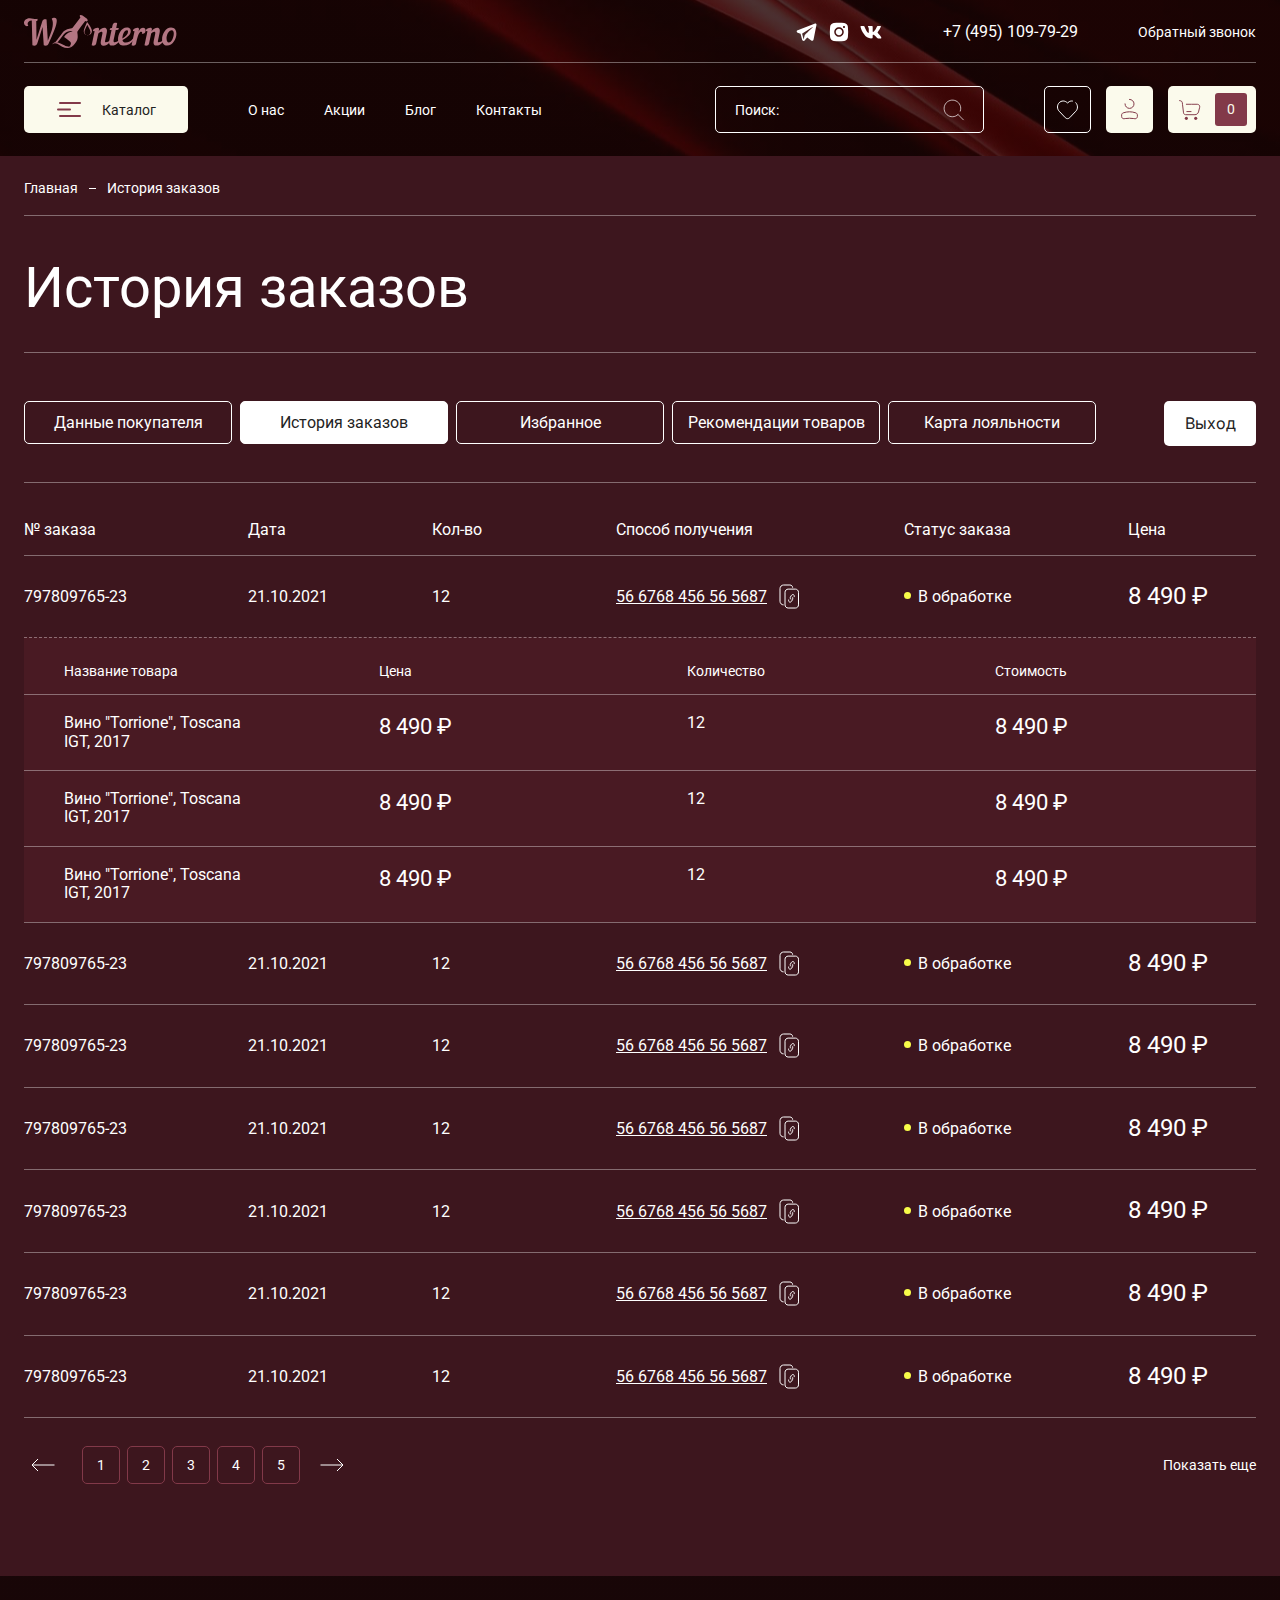
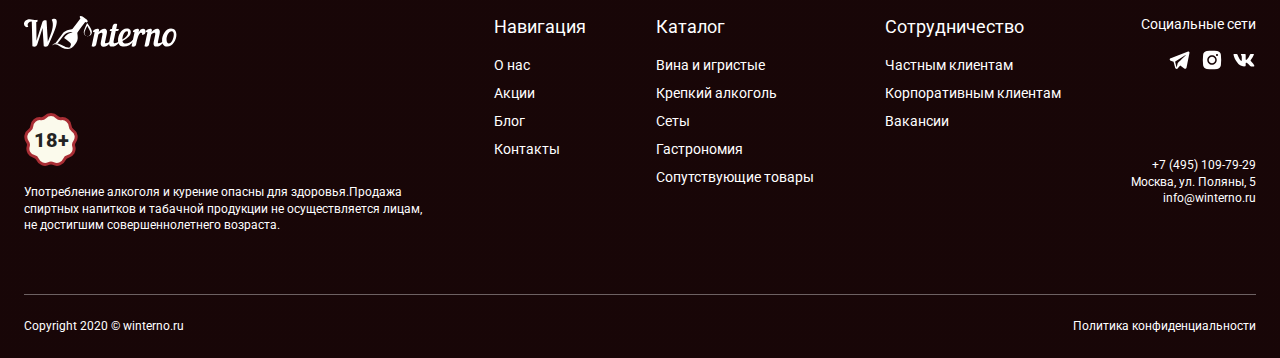
<file: lk_orders.html>
<!DOCTYPE html>
<html lang="ru">
	<head>
		<meta http-equiv="Content-Type" content="text/html; charset=utf-8">

		<!-- Адаптирование страницы для мобильных устройств -->
		<meta name="viewport" content="width=device-width, initial-scale=1, maximum-scale=1">

		<!-- Запрет распознования номера телефона -->
		<meta name="format-detection" content="telephone=no">
		<meta name="SKYPE_TOOLBAR" content ="SKYPE_TOOLBAR_PARSER_COMPATIBLE">

		<!-- Заголовок страницы -->
		<title>Заголовок страницы</title>

		<!-- Данное значение часто используют(использовали) поисковые системы -->
		<meta name="description" content="">
		<meta name="keywords" content="">

		<!-- Изменение цвета панели моб. браузера -->
		<meta name="msapplication-TileColor" content="#6AB12F">
		<meta name="theme-color" content="#6AB12F">

		<!-- Подключение шрифтов с гугла -->
		<link rel="preconnect" href="https://fonts.googleapis.com">
		<link rel="preconnect" href="https://fonts.gstatic.com" crossorigin>
		<link href="https://fonts.googleapis.com/css2?family=Inter&family=Jacques+Francois&family=Road+Rage&family=Roboto:ital,wght@0,300;0,400;0,500;0,700;0,900;1,300;1,400;1,500;1,700;1,900&display=swap" rel="stylesheet">

		<!-- Подключение файлов стилей -->
		<link rel="stylesheet" href="css/swiper-bundle.min.css" async>
		<link rel="stylesheet" href="css/swiper.css" async>
		<link rel="stylesheet" href="css/fancybox.css" async>
		<link rel="stylesheet" href="css/ion.rangeSlider.css" async>
		<link rel="stylesheet" href="css/styles.css" async>

		<link rel="stylesheet" href="css/response_1487.css" media="print, (max-width: 1487px)" async>
		<link rel="stylesheet" href="css/response_1439.css" media="print, (max-width: 1439px)" async>
		<link rel="stylesheet" href="css/response_1279.css" media="print, (max-width: 1279px)" async>
		<link rel="stylesheet" href="css/response_1023.css" media="print, (max-width: 1023px)" async>
		<link rel="stylesheet" href="css/response_767.css" media="print, (max-width: 767px)" async>
		<link rel="stylesheet" href="css/response_479.css" media="(max-width: 479px)" async>
	</head>

	<body>
		<div class="wrap">
			<div class="main">
				<header>
					<button class="mob_close_btn"></button>

					<div class="scroll">
						<div class="top">
							<div class="cont row">
								<a href="/" class="logo">
									<img src="images/logo.svg" alt="">
								</a>

								<div class="socials">
									<a href="/" target="_blank" rel="noopener nofollow" class="telegram_link">
										<svg class="icon"><use xlink:href="images/sprite.svg#ic_telegram"></use></svg>
									</a>

									<a href="/" target="_blank" rel="noopener nofollow" class="instagram_link">
										<svg class="icon"><use xlink:href="images/sprite.svg#ic_instagram"></use></svg>
									</a>

									<a href="/" target="_blank" rel="noopener nofollow" class="vk_link">
										<svg class="icon"><use xlink:href="images/sprite.svg#ic_vk"></use></svg>
									</a>
								</div>

								<div class="phone">
									<a href="tel:+74951097929">+7 (495) 109-79-29</a>
								</div>

								<button class="callback_btn modal_btn" data-modal="callback_modal">Обратный звонок</button>
							</div>
						</div>

						<div class="bottom">
							<div class="cont row">
								<div class="catalog modal_cont">
									<button class="btn mini_modal_btn" data-modal-id="catalog_modal">
										<svg class="icon"><use xlink:href="images/sprite.svg#ic_menu"></use></svg>
										<span>Каталог</span>
									</button>

									<div class="mini_modal" id="catalog_modal">
										<div class="row">
											<a href="/" class="category">
												<div class="thumb">
													<img data-src="images/tmp/catalog_thumb1.png" alt="" class="lazyload">
												</div>

												<div class="name">Вина и игристые</div>
											</a>

											<a href="/" class="category">
												<div class="thumb">
													<img data-src="images/tmp/catalog_thumb2.png" alt="" class="lazyload">
												</div>

												<div class="name">Крепкий алкоголь</div>
											</a>

											<a href="/" class="category">
												<div class="thumb">
													<img data-src="images/tmp/catalog_thumb3.png" alt="" class="lazyload">
												</div>

												<div class="name">Сеты</div>
											</a>

											<a href="/" class="category">
												<div class="thumb">
													<img data-src="images/tmp/catalog_thumb4.png" alt="" class="lazyload">
												</div>

												<div class="name">Гастрономия</div>
											</a>

											<a href="/" class="category">
												<div class="thumb">
													<img data-src="images/tmp/catalog_thumb5.png" alt="" class="lazyload">
												</div>

												<div class="name">Сопутствующие товары</div>
											</a>
										</div>

										<div class="overlay"></div>
									</div>
								</div>

								<nav class="menu row">
									<div class="menu_item">
										<a href="/">О нас</a>
									</div>

									<div class="menu_item">
										<a href="/">Акции</a>
									</div>

									<div class="menu_item">
										<a href="/">Блог</a>
									</div>

									<div class="menu_item">
										<a href="/">Контакты</a>
									</div>
								</nav>

								<div class="search">
									<form action="">
										<input type="text" name="" value="" class="input" placeholder="Поиск:">

										<button type="submit" class="submit_btn">
											<svg class="icon"><use xlink:href="images/sprite.svg#ic_search"></use></svg>
										</button>
									</form>
								</div>

								<div class="btns">
									<a href="/" class="btn favorite_link">
										<svg class="icon"><use xlink:href="images/sprite.svg#ic_favorite"></use></svg>
									</a>

									<button class="btn account_btn modal_btn" data-modal="login_modal">
										<svg class="icon"><use xlink:href="images/sprite.svg#ic_user"></use></svg>
									</button>

									<a href="/" class="btn cart_link">
										<svg class="icon"><use xlink:href="images/sprite.svg#ic_cart"></use></svg>
										<span>0</span>
									</a>
								</div>
							</div>
						</div>
					</div>

					<img data-src="images/bg_header.jpg" alt="" class="bg lazyload">
				</header>


				<section class="mob_header">
					<div class="cont row">
						<a href="/" class="logo">
							<img src="images/logo.svg" alt="">
						</a>

						<div class="btns">
							<a href="/" class="btn favorite_link">
								<svg class="icon"><use xlink:href="images/sprite.svg#ic_favorite"></use></svg>
							</a>

							<button class="btn account_btn modal_btn" data-modal="login_modal">
								<svg class="icon"><use xlink:href="images/sprite.svg#ic_user"></use></svg>
							</button>

							<a href="/" class="btn cart_link">
								<svg class="icon"><use xlink:href="images/sprite.svg#ic_cart"></use></svg>
								<span>0</span>
							</a>

							<button class="btn mob_menu_btn">
								<svg class="icon"><use xlink:href="images/sprite.svg#ic_menu"></use></svg>
							</button>
						</div>
					</div>

					<img data-src="images/bg_header.jpg" alt="" class="bg lazyload">
				</section>


				<section class="page_head">
					<div class="cont">
						<div class="breadcrumbs">
							<a href="/">Главная</a> <span class="sep"></span>
							<span class="current">История заказов</span>
						</div>

						<h1 class="page_title">История заказов</h1>
					</div>
				</section>


				<section class="lk_info">
					<div class="cont">
						<div class="lk_menu">
							<div class="row">
								<a href="/" class="link">Данные покупателя</a>
								<a class="link active">История заказов</a>
								<a href="/" class="link">Избранное</a>
								<a href="/" class="link">Рекомендации товаров</a>
								<a href="/" class="link">Карта лояльности</a>
							</div>

							<button class="logout_btn">Выход</button>
						</div>

						<div class="orders">
							<div class="list">
								<div class="titles">
									<div class="col_number">№ заказа</div>
									<div class="col_date">Дата</div>
									<div class="col_amount">Кол-во</div>
									<div class="col_delivery">Способ получения</div>
									<div class="col_status">Статус заказа</div>
									<div class="col_price">Цена</div>
								</div>

								<div class="order">
									<div class="head active">
										<div class="col_number" data-label="№ заказа">797809765-23</div>
										<div class="col_date" data-label="Дата">21.10.2021</div>
										<div class="col_amount" data-label="Кол-во">12</div>

										<div class="col_delivery" data-label="Способ получения">
											<span>56 6768 456 56 5687</span>

											<button class="copy_btn" data-clipboard-text="56 6768 456 56 5687">
												<svg class="icon"><use xlink:href="images/sprite.svg#ic_copy"></use></svg>
											</button>
										</div>

										<div class="col_status" data-label="Статус заказа">
											<div class="yellow">В обработке</div>
										</div>

										<div class="col_price" data-label="Цена">8 490 ₽</div>
									</div>

									<div class="data" style="display: block;">
										<table>
											<thead>
												<tr>
													<th>Название товара</th>
													<th>Цена</th>
													<th>Количество</th>
													<th>Стоимость</th>
												</tr>
											</thead>

											<tbody>
												<tr>
													<td class="name">
														<a href="/" target="_blank">Вино "Torrione", Toscana IGT, 2017</a>
													</td>

													<td class="price" data-column="Цена">8 490 ₽</td>
													<td class="amount" data-column="Количество">12</td>
													<td class="price total" data-column="Стоимость">8 490 ₽</td>
												</tr>

												<tr>
													<td class="name">
														<a href="/" target="_blank">Вино "Torrione", Toscana IGT, 2017</a>
													</td>

													<td class="price" data-column="Цена">8 490 ₽</td>
													<td class="amount" data-column="Количество">12</td>
													<td class="price total" data-column="Стоимость">8 490 ₽</td>
												</tr>

												<tr>
													<td class="name">
														<a href="/" target="_blank">Вино "Torrione", Toscana IGT, 2017</a>
													</td>

													<td class="price" data-column="Цена">8 490 ₽</td>
													<td class="amount" data-column="Количество">12</td>
													<td class="price total" data-column="Стоимость">8 490 ₽</td>
												</tr>
											</tbody>
										</table>
									</div>
								</div>

								<div class="order">
									<div class="head">
										<div class="col_number" data-label="№ заказа">797809765-23</div>
										<div class="col_date" data-label="Дата">21.10.2021</div>
										<div class="col_amount" data-label="Кол-во">12</div>

										<div class="col_delivery" data-label="Способ получения">
											<span>56 6768 456 56 5687</span>

											<button class="copy_btn" data-clipboard-text="56 6768 456 56 5687">
												<svg class="icon"><use xlink:href="images/sprite.svg#ic_copy"></use></svg>
											</button>
										</div>

										<div class="col_status" data-label="Статус заказа">
											<div class="yellow">В обработке</div>
										</div>

										<div class="col_price" data-label="Цена">8 490 ₽</div>
									</div>

									<div class="data">
										<table>
											<thead>
												<tr>
													<th>Название товара</th>
													<th>Цена</th>
													<th>Количество</th>
													<th>Стоимость</th>
												</tr>
											</thead>

											<tbody>
												<tr>
													<td class="name">
														<a href="/" target="_blank">Вино "Torrione", Toscana IGT, 2017</a>
													</td>

													<td class="price" data-column="Цена">8 490 ₽</td>
													<td class="amount" data-column="Количество">12</td>
													<td class="price total" data-column="Стоимость">8 490 ₽</td>
												</tr>

												<tr>
													<td class="name">
														<a href="/" target="_blank">Вино "Torrione", Toscana IGT, 2017</a>
													</td>

													<td class="price" data-column="Цена">8 490 ₽</td>
													<td class="amount" data-column="Количество">12</td>
													<td class="price total" data-column="Стоимость">8 490 ₽</td>
												</tr>

												<tr>
													<td class="name">
														<a href="/" target="_blank">Вино "Torrione", Toscana IGT, 2017</a>
													</td>

													<td class="price" data-column="Цена">8 490 ₽</td>
													<td class="amount" data-column="Количество">12</td>
													<td class="price total" data-column="Стоимость">8 490 ₽</td>
												</tr>
											</tbody>
										</table>
									</div>
								</div>

								<div class="order">
									<div class="head">
										<div class="col_number" data-label="№ заказа">797809765-23</div>
										<div class="col_date" data-label="Дата">21.10.2021</div>
										<div class="col_amount" data-label="Кол-во">12</div>

										<div class="col_delivery" data-label="Способ получения">
											<span>56 6768 456 56 5687</span>

											<button class="copy_btn" data-clipboard-text="56 6768 456 56 5687">
												<svg class="icon"><use xlink:href="images/sprite.svg#ic_copy"></use></svg>
											</button>
										</div>

										<div class="col_status" data-label="Статус заказа">
											<div class="yellow">В обработке</div>
										</div>

										<div class="col_price" data-label="Цена">8 490 ₽</div>
									</div>

									<div class="data">
										<table>
											<thead>
												<tr>
													<th>Название товара</th>
													<th>Цена</th>
													<th>Количество</th>
													<th>Стоимость</th>
												</tr>
											</thead>

											<tbody>
												<tr>
													<td class="name">
														<a href="/" target="_blank">Вино "Torrione", Toscana IGT, 2017</a>
													</td>

													<td class="price" data-column="Цена">8 490 ₽</td>
													<td class="amount" data-column="Количество">12</td>
													<td class="price total" data-column="Стоимость">8 490 ₽</td>
												</tr>

												<tr>
													<td class="name">
														<a href="/" target="_blank">Вино "Torrione", Toscana IGT, 2017</a>
													</td>

													<td class="price" data-column="Цена">8 490 ₽</td>
													<td class="amount" data-column="Количество">12</td>
													<td class="price total" data-column="Стоимость">8 490 ₽</td>
												</tr>

												<tr>
													<td class="name">
														<a href="/" target="_blank">Вино "Torrione", Toscana IGT, 2017</a>
													</td>

													<td class="price" data-column="Цена">8 490 ₽</td>
													<td class="amount" data-column="Количество">12</td>
													<td class="price total" data-column="Стоимость">8 490 ₽</td>
												</tr>
											</tbody>
										</table>
									</div>
								</div>

								<div class="order">
									<div class="head">
										<div class="col_number" data-label="№ заказа">797809765-23</div>
										<div class="col_date" data-label="Дата">21.10.2021</div>
										<div class="col_amount" data-label="Кол-во">12</div>

										<div class="col_delivery" data-label="Способ получения">
											<span>56 6768 456 56 5687</span>

											<button class="copy_btn" data-clipboard-text="56 6768 456 56 5687">
												<svg class="icon"><use xlink:href="images/sprite.svg#ic_copy"></use></svg>
											</button>
										</div>

										<div class="col_status" data-label="Статус заказа">
											<div class="yellow">В обработке</div>
										</div>

										<div class="col_price" data-label="Цена">8 490 ₽</div>
									</div>

									<div class="data">
										<table>
											<thead>
												<tr>
													<th>Название товара</th>
													<th>Цена</th>
													<th>Количество</th>
													<th>Стоимость</th>
												</tr>
											</thead>

											<tbody>
												<tr>
													<td class="name">
														<a href="/" target="_blank">Вино "Torrione", Toscana IGT, 2017</a>
													</td>

													<td class="price" data-column="Цена">8 490 ₽</td>
													<td class="amount" data-column="Количество">12</td>
													<td class="price total" data-column="Стоимость">8 490 ₽</td>
												</tr>

												<tr>
													<td class="name">
														<a href="/" target="_blank">Вино "Torrione", Toscana IGT, 2017</a>
													</td>

													<td class="price" data-column="Цена">8 490 ₽</td>
													<td class="amount" data-column="Количество">12</td>
													<td class="price total" data-column="Стоимость">8 490 ₽</td>
												</tr>

												<tr>
													<td class="name">
														<a href="/" target="_blank">Вино "Torrione", Toscana IGT, 2017</a>
													</td>

													<td class="price" data-column="Цена">8 490 ₽</td>
													<td class="amount" data-column="Количество">12</td>
													<td class="price total" data-column="Стоимость">8 490 ₽</td>
												</tr>
											</tbody>
										</table>
									</div>
								</div>

								<div class="order">
									<div class="head">
										<div class="col_number" data-label="№ заказа">797809765-23</div>
										<div class="col_date" data-label="Дата">21.10.2021</div>
										<div class="col_amount" data-label="Кол-во">12</div>

										<div class="col_delivery" data-label="Способ получения">
											<span>56 6768 456 56 5687</span>

											<button class="copy_btn" data-clipboard-text="56 6768 456 56 5687">
												<svg class="icon"><use xlink:href="images/sprite.svg#ic_copy"></use></svg>
											</button>
										</div>

										<div class="col_status" data-label="Статус заказа">
											<div class="yellow">В обработке</div>
										</div>

										<div class="col_price" data-label="Цена">8 490 ₽</div>
									</div>

									<div class="data">
										<table>
											<thead>
												<tr>
													<th>Название товара</th>
													<th>Цена</th>
													<th>Количество</th>
													<th>Стоимость</th>
												</tr>
											</thead>

											<tbody>
												<tr>
													<td class="name">
														<a href="/" target="_blank">Вино "Torrione", Toscana IGT, 2017</a>
													</td>

													<td class="price" data-column="Цена">8 490 ₽</td>
													<td class="amount" data-column="Количество">12</td>
													<td class="price total" data-column="Стоимость">8 490 ₽</td>
												</tr>

												<tr>
													<td class="name">
														<a href="/" target="_blank">Вино "Torrione", Toscana IGT, 2017</a>
													</td>

													<td class="price" data-column="Цена">8 490 ₽</td>
													<td class="amount" data-column="Количество">12</td>
													<td class="price total" data-column="Стоимость">8 490 ₽</td>
												</tr>

												<tr>
													<td class="name">
														<a href="/" target="_blank">Вино "Torrione", Toscana IGT, 2017</a>
													</td>

													<td class="price" data-column="Цена">8 490 ₽</td>
													<td class="amount" data-column="Количество">12</td>
													<td class="price total" data-column="Стоимость">8 490 ₽</td>
												</tr>
											</tbody>
										</table>
									</div>
								</div>

								<div class="order">
									<div class="head">
										<div class="col_number" data-label="№ заказа">797809765-23</div>
										<div class="col_date" data-label="Дата">21.10.2021</div>
										<div class="col_amount" data-label="Кол-во">12</div>

										<div class="col_delivery" data-label="Способ получения">
											<span>56 6768 456 56 5687</span>

											<button class="copy_btn" data-clipboard-text="56 6768 456 56 5687">
												<svg class="icon"><use xlink:href="images/sprite.svg#ic_copy"></use></svg>
											</button>
										</div>

										<div class="col_status" data-label="Статус заказа">
											<div class="yellow">В обработке</div>
										</div>

										<div class="col_price" data-label="Цена">8 490 ₽</div>
									</div>

									<div class="data">
										<table>
											<thead>
												<tr>
													<th>Название товара</th>
													<th>Цена</th>
													<th>Количество</th>
													<th>Стоимость</th>
												</tr>
											</thead>

											<tbody>
												<tr>
													<td class="name">
														<a href="/" target="_blank">Вино "Torrione", Toscana IGT, 2017</a>
													</td>

													<td class="price" data-column="Цена">8 490 ₽</td>
													<td class="amount" data-column="Количество">12</td>
													<td class="price total" data-column="Стоимость">8 490 ₽</td>
												</tr>

												<tr>
													<td class="name">
														<a href="/" target="_blank">Вино "Torrione", Toscana IGT, 2017</a>
													</td>

													<td class="price" data-column="Цена">8 490 ₽</td>
													<td class="amount" data-column="Количество">12</td>
													<td class="price total" data-column="Стоимость">8 490 ₽</td>
												</tr>

												<tr>
													<td class="name">
														<a href="/" target="_blank">Вино "Torrione", Toscana IGT, 2017</a>
													</td>

													<td class="price" data-column="Цена">8 490 ₽</td>
													<td class="amount" data-column="Количество">12</td>
													<td class="price total" data-column="Стоимость">8 490 ₽</td>
												</tr>
											</tbody>
										</table>
									</div>
								</div>

								<div class="order">
									<div class="head">
										<div class="col_number" data-label="№ заказа">797809765-23</div>
										<div class="col_date" data-label="Дата">21.10.2021</div>
										<div class="col_amount" data-label="Кол-во">12</div>

										<div class="col_delivery" data-label="Способ получения">
											<span>56 6768 456 56 5687</span>

											<button class="copy_btn" data-clipboard-text="56 6768 456 56 5687">
												<svg class="icon"><use xlink:href="images/sprite.svg#ic_copy"></use></svg>
											</button>
										</div>

										<div class="col_status" data-label="Статус заказа">
											<div class="yellow">В обработке</div>
										</div>

										<div class="col_price" data-label="Цена">8 490 ₽</div>
									</div>

									<div class="data">
										<table>
											<thead>
												<tr>
													<th>Название товара</th>
													<th>Цена</th>
													<th>Количество</th>
													<th>Стоимость</th>
												</tr>
											</thead>

											<tbody>
												<tr>
													<td class="name">
														<a href="/" target="_blank">Вино "Torrione", Toscana IGT, 2017</a>
													</td>

													<td class="price" data-column="Цена">8 490 ₽</td>
													<td class="amount" data-column="Количество">12</td>
													<td class="price total" data-column="Стоимость">8 490 ₽</td>
												</tr>

												<tr>
													<td class="name">
														<a href="/" target="_blank">Вино "Torrione", Toscana IGT, 2017</a>
													</td>

													<td class="price" data-column="Цена">8 490 ₽</td>
													<td class="amount" data-column="Количество">12</td>
													<td class="price total" data-column="Стоимость">8 490 ₽</td>
												</tr>

												<tr>
													<td class="name">
														<a href="/" target="_blank">Вино "Torrione", Toscana IGT, 2017</a>
													</td>

													<td class="price" data-column="Цена">8 490 ₽</td>
													<td class="amount" data-column="Количество">12</td>
													<td class="price total" data-column="Стоимость">8 490 ₽</td>
												</tr>
											</tbody>
										</table>
									</div>
								</div>
							</div>

							<div class="pagination">
								<a href="/" class="prev">
									<svg class="icon"><use xlink:href="images/sprite.svg#ic_arrow_hor"></use></svg>
								</a>

								<a class="active">1</a>
								<a href="/">2</a>
								<a href="/">3</a>
								<a href="/">4</a>
								<a href="/">5</a>

								<a href="/" class="next">
									<svg class="icon"><use xlink:href="images/sprite.svg#ic_arrow_hor"></use></svg>
								</a>

								<button class="more_btn">Показать еще</button>
							</div>
						</div>
					</div>
				</section>
			</div>


			<footer>
				<div class="top">
					<div class="cont row">
						<div class="col_left">
							<div class="logo">
								<img src="images/logo_white.svg" alt="">
							</div>

							<div class="age">
								<div class="icon">18+</div>

								<div>Употребление алкоголя и курение опасны для здоровья.Продажа спиртных напитков и табачной продукции не осуществляется лицам, не достигшим совершеннолетнего возраста.</div>
							</div>
						</div>

						<div class="links">
							<div class="title">Навигация</div>

							<div class="items">
								<div><a href="/">О нас</a></div>
								<div><a href="/">Акции</a></div>
								<div><a href="/">Блог</a></div>
								<div><a href="/">Контакты</a></div>
							</div>
						</div>

						<div class="links">
							<div class="title">Каталог</div>

							<div class="items">
								<div><a href="/">Вина и игристые</a></div>
								<div><a href="/">Крепкий алкоголь</a></div>
								<div><a href="/">Сеты</a></div>
								<div><a href="/">Гастрономия</a></div>
								<div><a href="/">Сопутствующие товары</a></div>
							</div>
						</div>

						<div class="links">
							<div class="title">Сотрудничество</div>

							<div class="items">
								<div><a href="/">Частным клиентам</a></div>
								<div><a href="/">Корпоративным клиентам</a></div>
								<div><a href="/">Вакансии</a></div>
							</div>
						</div>

						<div class="contacts">
							<div class="socials">
								<div class="title">Социальные сети</div>

								<div class="items">
									<a href="/" target="_blank" rel="noopener nofollow" class="telegram_link">
										<svg class="icon"><use xlink:href="images/sprite.svg#ic_telegram"></use></svg>
									</a>

									<a href="/" target="_blank" rel="noopener nofollow" class="instagram_link">
										<svg class="icon"><use xlink:href="images/sprite.svg#ic_instagram"></use></svg>
									</a>

									<a href="/" target="_blank" rel="noopener nofollow" class="vk_link">
										<svg class="icon"><use xlink:href="images/sprite.svg#ic_vk"></use></svg>
									</a>
								</div>
							</div>

							<div class="phone">
								<a href="tel:+74951097929">+7 (495) 109-79-29</a>
							</div>

							<div class="location">Москва, ул. Поляны, 5</div>

							<div class="email">
								<a href="mailto:info@winterno.ru">info@winterno.ru</a>
							</div>
						</div>
					</div>
				</div>

				<div class="bottom">
					<div class="cont row">
						<div class="copyright">Copyright 2020 &copy; winterno.ru</div>

						<div class="privacy_policy_link">
							<a href="/">Политика конфиденциальности</a>
						</div>
					</div>
				</div>

				<img data-src="images/bg_footer.jpg" alt="" class="bg lazyload">
			</footer>


			<div class="overlay"></div>
		</div>


		<section class="modal" id="confirm_age_modal">
			<div class="modal_title">Вам исполнилось<br> 18 лет?</div>

			<div class="btns">
				<button class="btn close_btn">Да</button>
				<button class="btn">Нет</button>
			</div>

			<img data-src="images/bg_confirm_modal.jpg" alt="" class="bg lazyload">
		</section>


		<section class="modal" id="callback_modal">
			<div class="modal_title">Обратный звонок</div>

			<form action="" class="form">
				<div class="line">
					<div class="field">
						<input type="text" name="" value="" class="input" placeholder="Ваше имя:">
					</div>
				</div>

				<div class="line">
					<div class="field">
						<input type="tel" name="" value="" class="input" placeholder="Телефон:">
					</div>
				</div>

				<div class="submit">
					<button type="submit" class="submit_btn">Отправить</button>
				</div>
			</form>
		</section>


		<section class="modal" id="login_modal">
			<div class="modal_title">Вход</div>

			<form action="" class="form">
				<div class="line">
					<div class="field">
						<input type="email" name="" value="" class="input" placeholder="E-mail: *">
					</div>
				</div>

				<div class="line">
					<div class="field">
						<input type="password" name="" value="" class="input" placeholder="Пароль:">
					</div>
				</div>

				<div class="submit">
					<button class="forgot_btn">Забыли пароль</button>

					<button type="submit" class="submit_btn">Отправить</button>
				</div>
			</form>
		</section>


		<section class="modal" id="register_modal">
			<div class="modal_title">Регистрация</div>

			<form action="" class="form">
				<div class="line">
					<div class="field">
						<input type="email" name="" value="" class="input" placeholder="E-mail: *">
					</div>
				</div>

				<div class="line">
					<div class="field">
						<input type="password" name="" value="" class="input" placeholder="Пароль:">
					</div>
				</div>

				<div class="submit">
					<div class="agree">
						<label>
							<input type="checkbox" name="agree" checked>

							<div class="check">
								<svg><use xlink:href="images/sprite.svg#ic_check"></use></svg>
							</div>

							<div>Нажимая кнопку "Регистрация", я соглашаюсь с <a href="/" target="_blank">Политикой конфиденциальности</a></div>
						</label>
					</div>

					<button type="submit" class="submit_btn">Регистрация</button>
				</div>
			</form>
		</section>


		<!-- Подключение javascript файлов -->
		<script src="js/jquery-3.6.3.min.js"></script>
		<script src="js/functions.js"></script>
		<script src="js/swiper-bundle.min.js"></script>
		<script src="js/fancybox.js"></script>
		<script src="js/ion.rangeSlider.min.js"></script>
		<script src="js/nice-select2.js"></script>
		<script src="js/clipboard.min.js"></script>
		<script src="js/imask.js"></script>
		<script src="js/scripts.js"></script>
	</body>
</html>
</file>
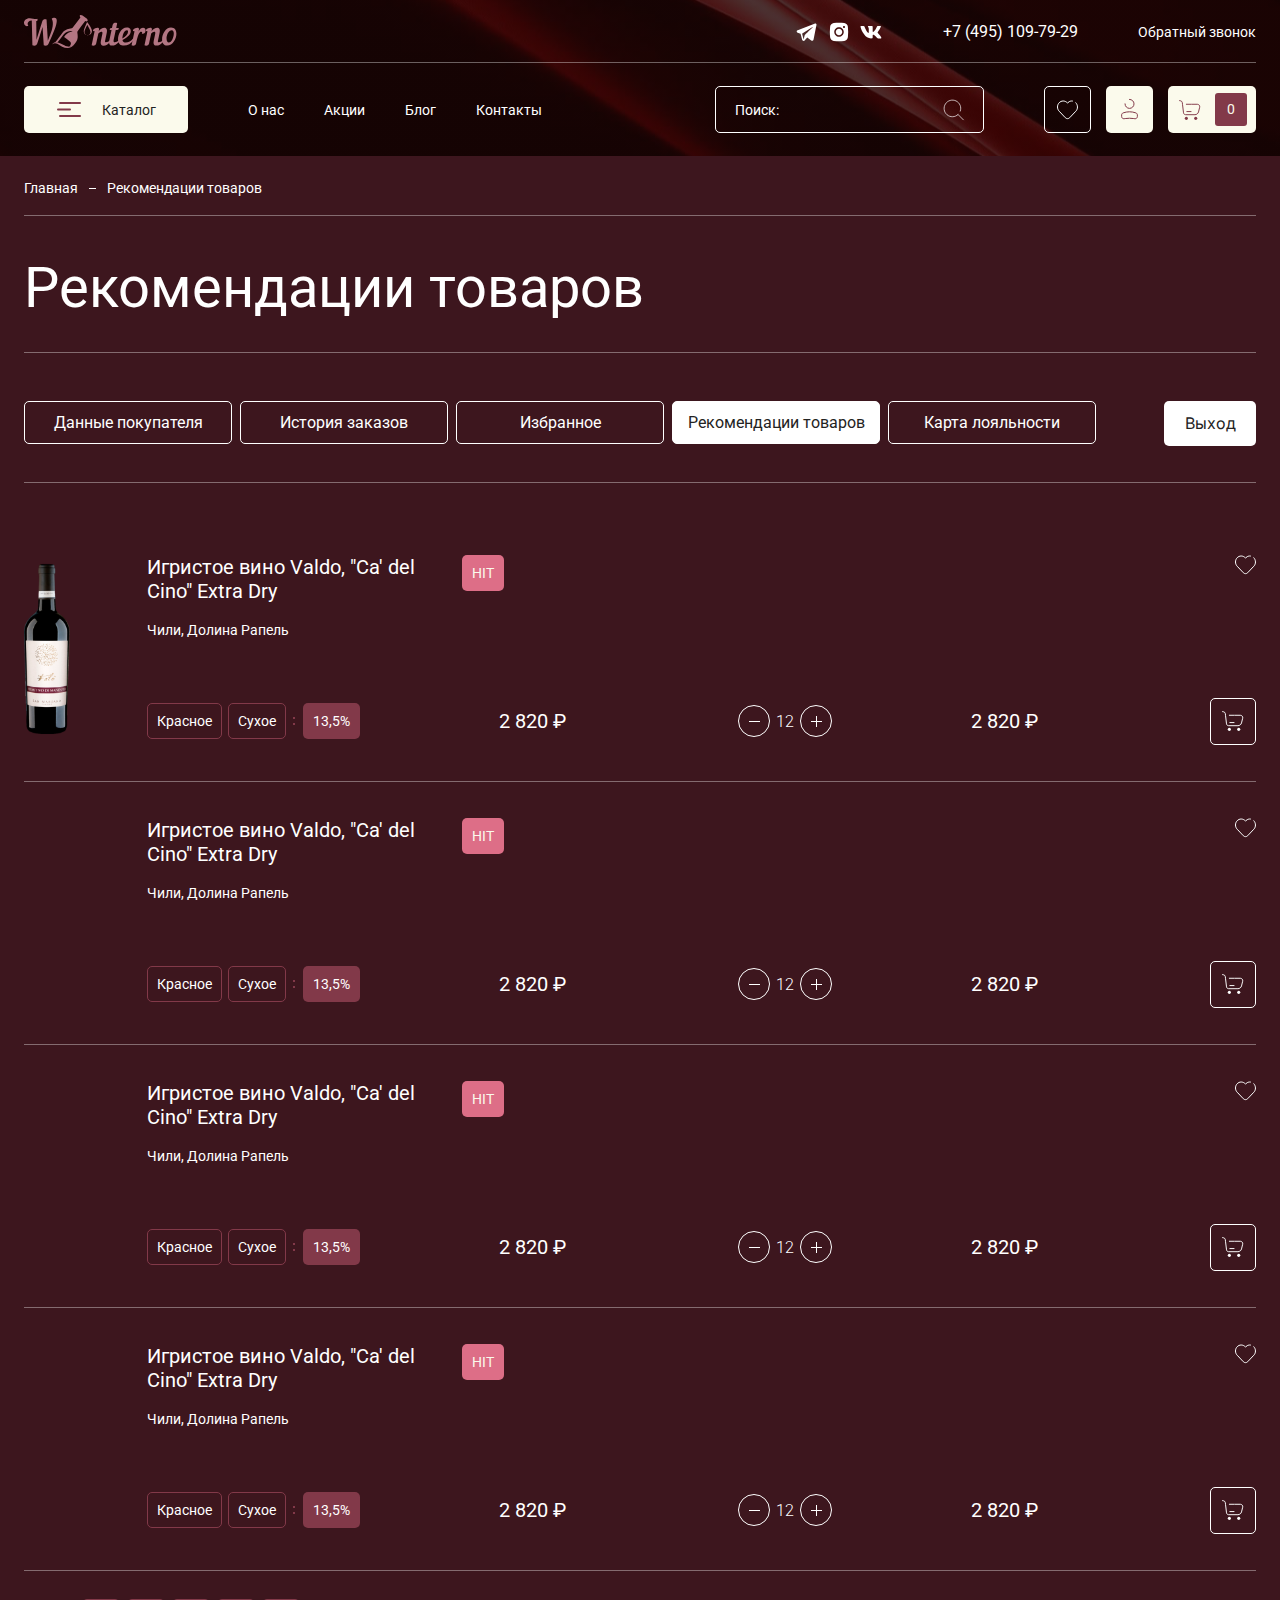
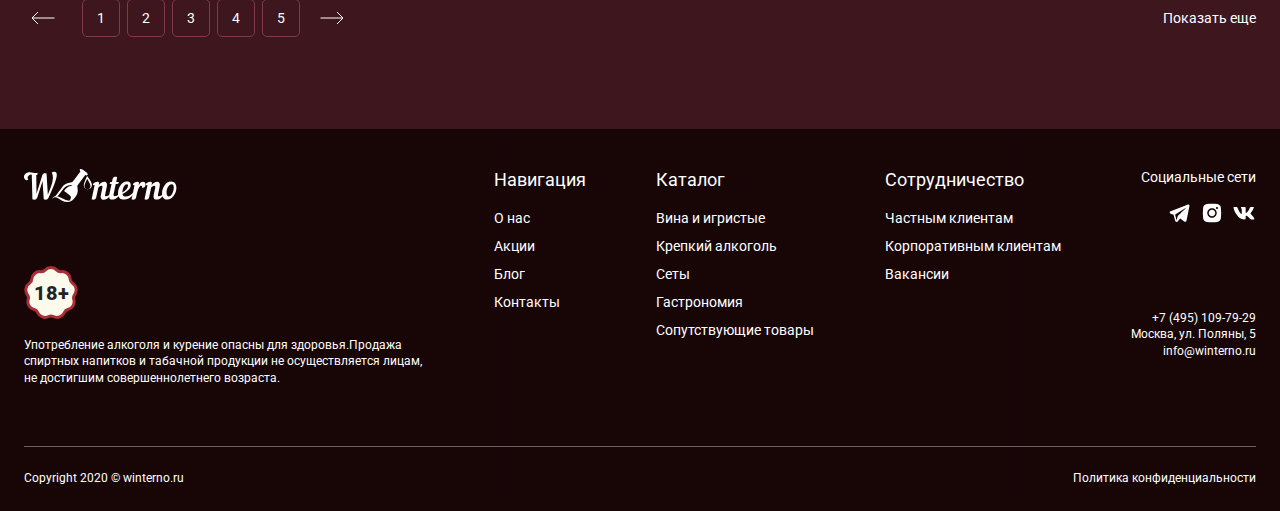
<file: lk_recommendations.html>
<!DOCTYPE html>
<html lang="ru">
	<head>
		<meta http-equiv="Content-Type" content="text/html; charset=utf-8">

		<!-- Адаптирование страницы для мобильных устройств -->
		<meta name="viewport" content="width=device-width, initial-scale=1, maximum-scale=1">

		<!-- Запрет распознования номера телефона -->
		<meta name="format-detection" content="telephone=no">
		<meta name="SKYPE_TOOLBAR" content ="SKYPE_TOOLBAR_PARSER_COMPATIBLE">

		<!-- Заголовок страницы -->
		<title>Заголовок страницы</title>

		<!-- Данное значение часто используют(использовали) поисковые системы -->
		<meta name="description" content="">
		<meta name="keywords" content="">

		<!-- Изменение цвета панели моб. браузера -->
		<meta name="msapplication-TileColor" content="#6AB12F">
		<meta name="theme-color" content="#6AB12F">

		<!-- Подключение шрифтов с гугла -->
		<link rel="preconnect" href="https://fonts.googleapis.com">
		<link rel="preconnect" href="https://fonts.gstatic.com" crossorigin>
		<link href="https://fonts.googleapis.com/css2?family=Inter&family=Jacques+Francois&family=Road+Rage&family=Roboto:ital,wght@0,300;0,400;0,500;0,700;0,900;1,300;1,400;1,500;1,700;1,900&display=swap" rel="stylesheet">

		<!-- Подключение файлов стилей -->
		<link rel="stylesheet" href="css/swiper-bundle.min.css" async>
		<link rel="stylesheet" href="css/swiper.css" async>
		<link rel="stylesheet" href="css/fancybox.css" async>
		<link rel="stylesheet" href="css/ion.rangeSlider.css" async>
		<link rel="stylesheet" href="css/styles.css" async>

		<link rel="stylesheet" href="css/response_1487.css" media="print, (max-width: 1487px)" async>
		<link rel="stylesheet" href="css/response_1439.css" media="print, (max-width: 1439px)" async>
		<link rel="stylesheet" href="css/response_1279.css" media="print, (max-width: 1279px)" async>
		<link rel="stylesheet" href="css/response_1023.css" media="print, (max-width: 1023px)" async>
		<link rel="stylesheet" href="css/response_767.css" media="print, (max-width: 767px)" async>
		<link rel="stylesheet" href="css/response_479.css" media="(max-width: 479px)" async>
	</head>

	<body>
		<div class="wrap">
			<div class="main">
				<header>
					<button class="mob_close_btn"></button>

					<div class="scroll">
						<div class="top">
							<div class="cont row">
								<a href="/" class="logo">
									<img src="images/logo.svg" alt="">
								</a>

								<div class="socials">
									<a href="/" target="_blank" rel="noopener nofollow" class="telegram_link">
										<svg class="icon"><use xlink:href="images/sprite.svg#ic_telegram"></use></svg>
									</a>

									<a href="/" target="_blank" rel="noopener nofollow" class="instagram_link">
										<svg class="icon"><use xlink:href="images/sprite.svg#ic_instagram"></use></svg>
									</a>

									<a href="/" target="_blank" rel="noopener nofollow" class="vk_link">
										<svg class="icon"><use xlink:href="images/sprite.svg#ic_vk"></use></svg>
									</a>
								</div>

								<div class="phone">
									<a href="tel:+74951097929">+7 (495) 109-79-29</a>
								</div>

								<button class="callback_btn modal_btn" data-modal="callback_modal">Обратный звонок</button>
							</div>
						</div>

						<div class="bottom">
							<div class="cont row">
								<div class="catalog modal_cont">
									<button class="btn mini_modal_btn" data-modal-id="catalog_modal">
										<svg class="icon"><use xlink:href="images/sprite.svg#ic_menu"></use></svg>
										<span>Каталог</span>
									</button>

									<div class="mini_modal" id="catalog_modal">
										<div class="row">
											<a href="/" class="category">
												<div class="thumb">
													<img data-src="images/tmp/catalog_thumb1.png" alt="" class="lazyload">
												</div>

												<div class="name">Вина и игристые</div>
											</a>

											<a href="/" class="category">
												<div class="thumb">
													<img data-src="images/tmp/catalog_thumb2.png" alt="" class="lazyload">
												</div>

												<div class="name">Крепкий алкоголь</div>
											</a>

											<a href="/" class="category">
												<div class="thumb">
													<img data-src="images/tmp/catalog_thumb3.png" alt="" class="lazyload">
												</div>

												<div class="name">Сеты</div>
											</a>

											<a href="/" class="category">
												<div class="thumb">
													<img data-src="images/tmp/catalog_thumb4.png" alt="" class="lazyload">
												</div>

												<div class="name">Гастрономия</div>
											</a>

											<a href="/" class="category">
												<div class="thumb">
													<img data-src="images/tmp/catalog_thumb5.png" alt="" class="lazyload">
												</div>

												<div class="name">Сопутствующие товары</div>
											</a>
										</div>

										<div class="overlay"></div>
									</div>
								</div>

								<nav class="menu row">
									<div class="menu_item">
										<a href="/">О нас</a>
									</div>

									<div class="menu_item">
										<a href="/">Акции</a>
									</div>

									<div class="menu_item">
										<a href="/">Блог</a>
									</div>

									<div class="menu_item">
										<a href="/">Контакты</a>
									</div>
								</nav>

								<div class="search">
									<form action="">
										<input type="text" name="" value="" class="input" placeholder="Поиск:">

										<button type="submit" class="submit_btn">
											<svg class="icon"><use xlink:href="images/sprite.svg#ic_search"></use></svg>
										</button>
									</form>
								</div>

								<div class="btns">
									<a href="/" class="btn favorite_link">
										<svg class="icon"><use xlink:href="images/sprite.svg#ic_favorite"></use></svg>
									</a>

									<button class="btn account_btn modal_btn" data-modal="login_modal">
										<svg class="icon"><use xlink:href="images/sprite.svg#ic_user"></use></svg>
									</button>

									<a href="/" class="btn cart_link">
										<svg class="icon"><use xlink:href="images/sprite.svg#ic_cart"></use></svg>
										<span>0</span>
									</a>
								</div>
							</div>
						</div>
					</div>

					<img data-src="images/bg_header.jpg" alt="" class="bg lazyload">
				</header>


				<section class="mob_header">
					<div class="cont row">
						<a href="/" class="logo">
							<img src="images/logo.svg" alt="">
						</a>

						<div class="btns">
							<a href="/" class="btn favorite_link">
								<svg class="icon"><use xlink:href="images/sprite.svg#ic_favorite"></use></svg>
							</a>

							<button class="btn account_btn modal_btn" data-modal="login_modal">
								<svg class="icon"><use xlink:href="images/sprite.svg#ic_user"></use></svg>
							</button>

							<a href="/" class="btn cart_link">
								<svg class="icon"><use xlink:href="images/sprite.svg#ic_cart"></use></svg>
								<span>0</span>
							</a>

							<button class="btn mob_menu_btn">
								<svg class="icon"><use xlink:href="images/sprite.svg#ic_menu"></use></svg>
							</button>
						</div>
					</div>

					<img data-src="images/bg_header.jpg" alt="" class="bg lazyload">
				</section>


				<section class="page_head">
					<div class="cont">
						<div class="breadcrumbs">
							<a href="/">Главная</a> <span class="sep"></span>
							<span class="current">Рекомендации товаров</span>
						</div>

						<h1 class="page_title">Рекомендации товаров</h1>
					</div>
				</section>


				<section class="lk_info">
					<div class="cont">
						<div class="lk_menu">
							<div class="row">
								<a href="/" class="link">Данные покупателя</a>
								<a href="/" class="link">История заказов</a>
								<a href="/" class="link">Избранное</a>
								<a class="link active">Рекомендации товаров</a>
								<a href="/" class="link">Карта лояльности</a>
							</div>

							<button class="logout_btn">Выход</button>
						</div>

						<div class="recommendations">
							<div class="list">
								<div class="product">
									<a href="/" class="thumb">
										<img data-src="images/tmp/product_thumb3.png" alt="" class="lazyload">
									</a>

									<div>
										<div class="row">
											<div class="info">
												<div class="stickers">
													<div><div class="sticker pink">hit</div></div>
												</div>

												<div class="name">
													<a href="/">Игристое вино Valdo, "Ca' del Cino" Extra Dry</a>
												</div>

												<div class="desc">Чили, Долина Рапель</div>
											</div>

											<button class="favorite_btn">
												<svg class="icon"><use xlink:href="images/sprite.svg#ic_favorite"></use></svg>
											</button>
										</div>

										<div class="row">
											<div class="types">
												<div>Красное</div>
												<div>Сухое</div>
											</div>

											<div class="strength">13,5%</div>

											<div class="mob_sep"></div>

											<div class="price">2 820 ₽</div>

											<div class="amount">
												<button type="button" class="minus"></button>

												<input type="text" value="12" class="input"
												  data-minimum="1" data-maximum="99" data-step="1" data-unit="" maxlength="2">

												<button type="button" class="plus"></button>
											</div>

											<div class="price total">2 820 ₽</div>

											<button class="buy_btn">
												<svg class="icon"><use xlink:href="images/sprite.svg#ic_cart"></use></svg>
											</button>
										</div>
									</div>
								</div>

								<div class="product">
									<a href="/" class="thumb">
										<img data-src="images/tmp/product_thumb3.png" alt="" class="lazyload">
									</a>

									<div>
										<div class="row">
											<div class="info">
												<div class="stickers">
													<div><div class="sticker pink">hit</div></div>
												</div>

												<div class="name">
													<a href="/">Игристое вино Valdo, "Ca' del Cino" Extra Dry</a>
												</div>

												<div class="desc">Чили, Долина Рапель</div>
											</div>

											<button class="favorite_btn">
												<svg class="icon"><use xlink:href="images/sprite.svg#ic_favorite"></use></svg>
											</button>
										</div>

										<div class="row">
											<div class="types">
												<div>Красное</div>
												<div>Сухое</div>
											</div>

											<div class="strength">13,5%</div>

											<div class="mob_sep"></div>

											<div class="price">2 820 ₽</div>

											<div class="amount">
												<button type="button" class="minus"></button>

												<input type="text" value="12" class="input"
												  data-minimum="1" data-maximum="99" data-step="1" data-unit="" maxlength="2">

												<button type="button" class="plus"></button>
											</div>

											<div class="price total">2 820 ₽</div>

											<button class="buy_btn">
												<svg class="icon"><use xlink:href="images/sprite.svg#ic_cart"></use></svg>
											</button>
										</div>
									</div>
								</div>

								<div class="product">
									<a href="/" class="thumb">
										<img data-src="images/tmp/product_thumb3.png" alt="" class="lazyload">
									</a>

									<div>
										<div class="row">
											<div class="info">
												<div class="stickers">
													<div><div class="sticker pink">hit</div></div>
												</div>

												<div class="name">
													<a href="/">Игристое вино Valdo, "Ca' del Cino" Extra Dry</a>
												</div>

												<div class="desc">Чили, Долина Рапель</div>
											</div>

											<button class="favorite_btn">
												<svg class="icon"><use xlink:href="images/sprite.svg#ic_favorite"></use></svg>
											</button>
										</div>

										<div class="row">
											<div class="types">
												<div>Красное</div>
												<div>Сухое</div>
											</div>

											<div class="strength">13,5%</div>

											<div class="mob_sep"></div>

											<div class="price">2 820 ₽</div>

											<div class="amount">
												<button type="button" class="minus"></button>

												<input type="text" value="12" class="input"
												  data-minimum="1" data-maximum="99" data-step="1" data-unit="" maxlength="2">

												<button type="button" class="plus"></button>
											</div>

											<div class="price total">2 820 ₽</div>

											<button class="buy_btn">
												<svg class="icon"><use xlink:href="images/sprite.svg#ic_cart"></use></svg>
											</button>
										</div>
									</div>
								</div>

								<div class="product">
									<a href="/" class="thumb">
										<img data-src="images/tmp/product_thumb3.png" alt="" class="lazyload">
									</a>

									<div>
										<div class="row">
											<div class="info">
												<div class="stickers">
													<div><div class="sticker pink">hit</div></div>
												</div>

												<div class="name">
													<a href="/">Игристое вино Valdo, "Ca' del Cino" Extra Dry</a>
												</div>

												<div class="desc">Чили, Долина Рапель</div>
											</div>

											<button class="favorite_btn">
												<svg class="icon"><use xlink:href="images/sprite.svg#ic_favorite"></use></svg>
											</button>
										</div>

										<div class="row">
											<div class="types">
												<div>Красное</div>
												<div>Сухое</div>
											</div>

											<div class="strength">13,5%</div>

											<div class="mob_sep"></div>

											<div class="price">2 820 ₽</div>

											<div class="amount">
												<button type="button" class="minus"></button>

												<input type="text" value="12" class="input"
												  data-minimum="1" data-maximum="99" data-step="1" data-unit="" maxlength="2">

												<button type="button" class="plus"></button>
											</div>

											<div class="price total">2 820 ₽</div>

											<button class="buy_btn">
												<svg class="icon"><use xlink:href="images/sprite.svg#ic_cart"></use></svg>
											</button>
										</div>
									</div>
								</div>
							</div>

							<div class="pagination">
								<a href="/" class="prev">
									<svg class="icon"><use xlink:href="images/sprite.svg#ic_arrow_hor"></use></svg>
								</a>

								<a class="active">1</a>
								<a href="/">2</a>
								<a href="/">3</a>
								<a href="/">4</a>
								<a href="/">5</a>

								<a href="/" class="next">
									<svg class="icon"><use xlink:href="images/sprite.svg#ic_arrow_hor"></use></svg>
								</a>

								<button class="more_btn">Показать еще</button>
							</div>
						</div>
					</div>
				</section>
			</div>


			<footer>
				<div class="top">
					<div class="cont row">
						<div class="col_left">
							<div class="logo">
								<img src="images/logo_white.svg" alt="">
							</div>

							<div class="age">
								<div class="icon">18+</div>

								<div>Употребление алкоголя и курение опасны для здоровья.Продажа спиртных напитков и табачной продукции не осуществляется лицам, не достигшим совершеннолетнего возраста.</div>
							</div>
						</div>

						<div class="links">
							<div class="title">Навигация</div>

							<div class="items">
								<div><a href="/">О нас</a></div>
								<div><a href="/">Акции</a></div>
								<div><a href="/">Блог</a></div>
								<div><a href="/">Контакты</a></div>
							</div>
						</div>

						<div class="links">
							<div class="title">Каталог</div>

							<div class="items">
								<div><a href="/">Вина и игристые</a></div>
								<div><a href="/">Крепкий алкоголь</a></div>
								<div><a href="/">Сеты</a></div>
								<div><a href="/">Гастрономия</a></div>
								<div><a href="/">Сопутствующие товары</a></div>
							</div>
						</div>

						<div class="links">
							<div class="title">Сотрудничество</div>

							<div class="items">
								<div><a href="/">Частным клиентам</a></div>
								<div><a href="/">Корпоративным клиентам</a></div>
								<div><a href="/">Вакансии</a></div>
							</div>
						</div>

						<div class="contacts">
							<div class="socials">
								<div class="title">Социальные сети</div>

								<div class="items">
									<a href="/" target="_blank" rel="noopener nofollow" class="telegram_link">
										<svg class="icon"><use xlink:href="images/sprite.svg#ic_telegram"></use></svg>
									</a>

									<a href="/" target="_blank" rel="noopener nofollow" class="instagram_link">
										<svg class="icon"><use xlink:href="images/sprite.svg#ic_instagram"></use></svg>
									</a>

									<a href="/" target="_blank" rel="noopener nofollow" class="vk_link">
										<svg class="icon"><use xlink:href="images/sprite.svg#ic_vk"></use></svg>
									</a>
								</div>
							</div>

							<div class="phone">
								<a href="tel:+74951097929">+7 (495) 109-79-29</a>
							</div>

							<div class="location">Москва, ул. Поляны, 5</div>

							<div class="email">
								<a href="mailto:info@winterno.ru">info@winterno.ru</a>
							</div>
						</div>
					</div>
				</div>

				<div class="bottom">
					<div class="cont row">
						<div class="copyright">Copyright 2020 &copy; winterno.ru</div>

						<div class="privacy_policy_link">
							<a href="/">Политика конфиденциальности</a>
						</div>
					</div>
				</div>

				<img data-src="images/bg_footer.jpg" alt="" class="bg lazyload">
			</footer>


			<div class="overlay"></div>
		</div>


		<section class="modal" id="confirm_age_modal">
			<div class="modal_title">Вам исполнилось<br> 18 лет?</div>

			<div class="btns">
				<button class="btn close_btn">Да</button>
				<button class="btn">Нет</button>
			</div>

			<img data-src="images/bg_confirm_modal.jpg" alt="" class="bg lazyload">
		</section>


		<section class="modal" id="callback_modal">
			<div class="modal_title">Обратный звонок</div>

			<form action="" class="form">
				<div class="line">
					<div class="field">
						<input type="text" name="" value="" class="input" placeholder="Ваше имя:">
					</div>
				</div>

				<div class="line">
					<div class="field">
						<input type="tel" name="" value="" class="input" placeholder="Телефон:">
					</div>
				</div>

				<div class="submit">
					<button type="submit" class="submit_btn">Отправить</button>
				</div>
			</form>
		</section>


		<section class="modal" id="login_modal">
			<div class="modal_title">Вход</div>

			<form action="" class="form">
				<div class="line">
					<div class="field">
						<input type="email" name="" value="" class="input" placeholder="E-mail: *">
					</div>
				</div>

				<div class="line">
					<div class="field">
						<input type="password" name="" value="" class="input" placeholder="Пароль:">
					</div>
				</div>

				<div class="submit">
					<button class="forgot_btn">Забыли пароль</button>

					<button type="submit" class="submit_btn">Отправить</button>
				</div>
			</form>
		</section>


		<section class="modal" id="register_modal">
			<div class="modal_title">Регистрация</div>

			<form action="" class="form">
				<div class="line">
					<div class="field">
						<input type="email" name="" value="" class="input" placeholder="E-mail: *">
					</div>
				</div>

				<div class="line">
					<div class="field">
						<input type="password" name="" value="" class="input" placeholder="Пароль:">
					</div>
				</div>

				<div class="submit">
					<div class="agree">
						<label>
							<input type="checkbox" name="agree" checked>

							<div class="check">
								<svg><use xlink:href="images/sprite.svg#ic_check"></use></svg>
							</div>

							<div>Нажимая кнопку "Регистрация", я соглашаюсь с <a href="/" target="_blank">Политикой конфиденциальности</a></div>
						</label>
					</div>

					<button type="submit" class="submit_btn">Регистрация</button>
				</div>
			</form>
		</section>


		<!-- Подключение javascript файлов -->
		<script src="js/jquery-3.6.3.min.js"></script>
		<script src="js/functions.js"></script>
		<script src="js/swiper-bundle.min.js"></script>
		<script src="js/fancybox.js"></script>
		<script src="js/ion.rangeSlider.min.js"></script>
		<script src="js/nice-select2.js"></script>
		<script src="js/clipboard.min.js"></script>
		<script src="js/imask.js"></script>
		<script src="js/scripts.js"></script>
	</body>
</html>
</file>
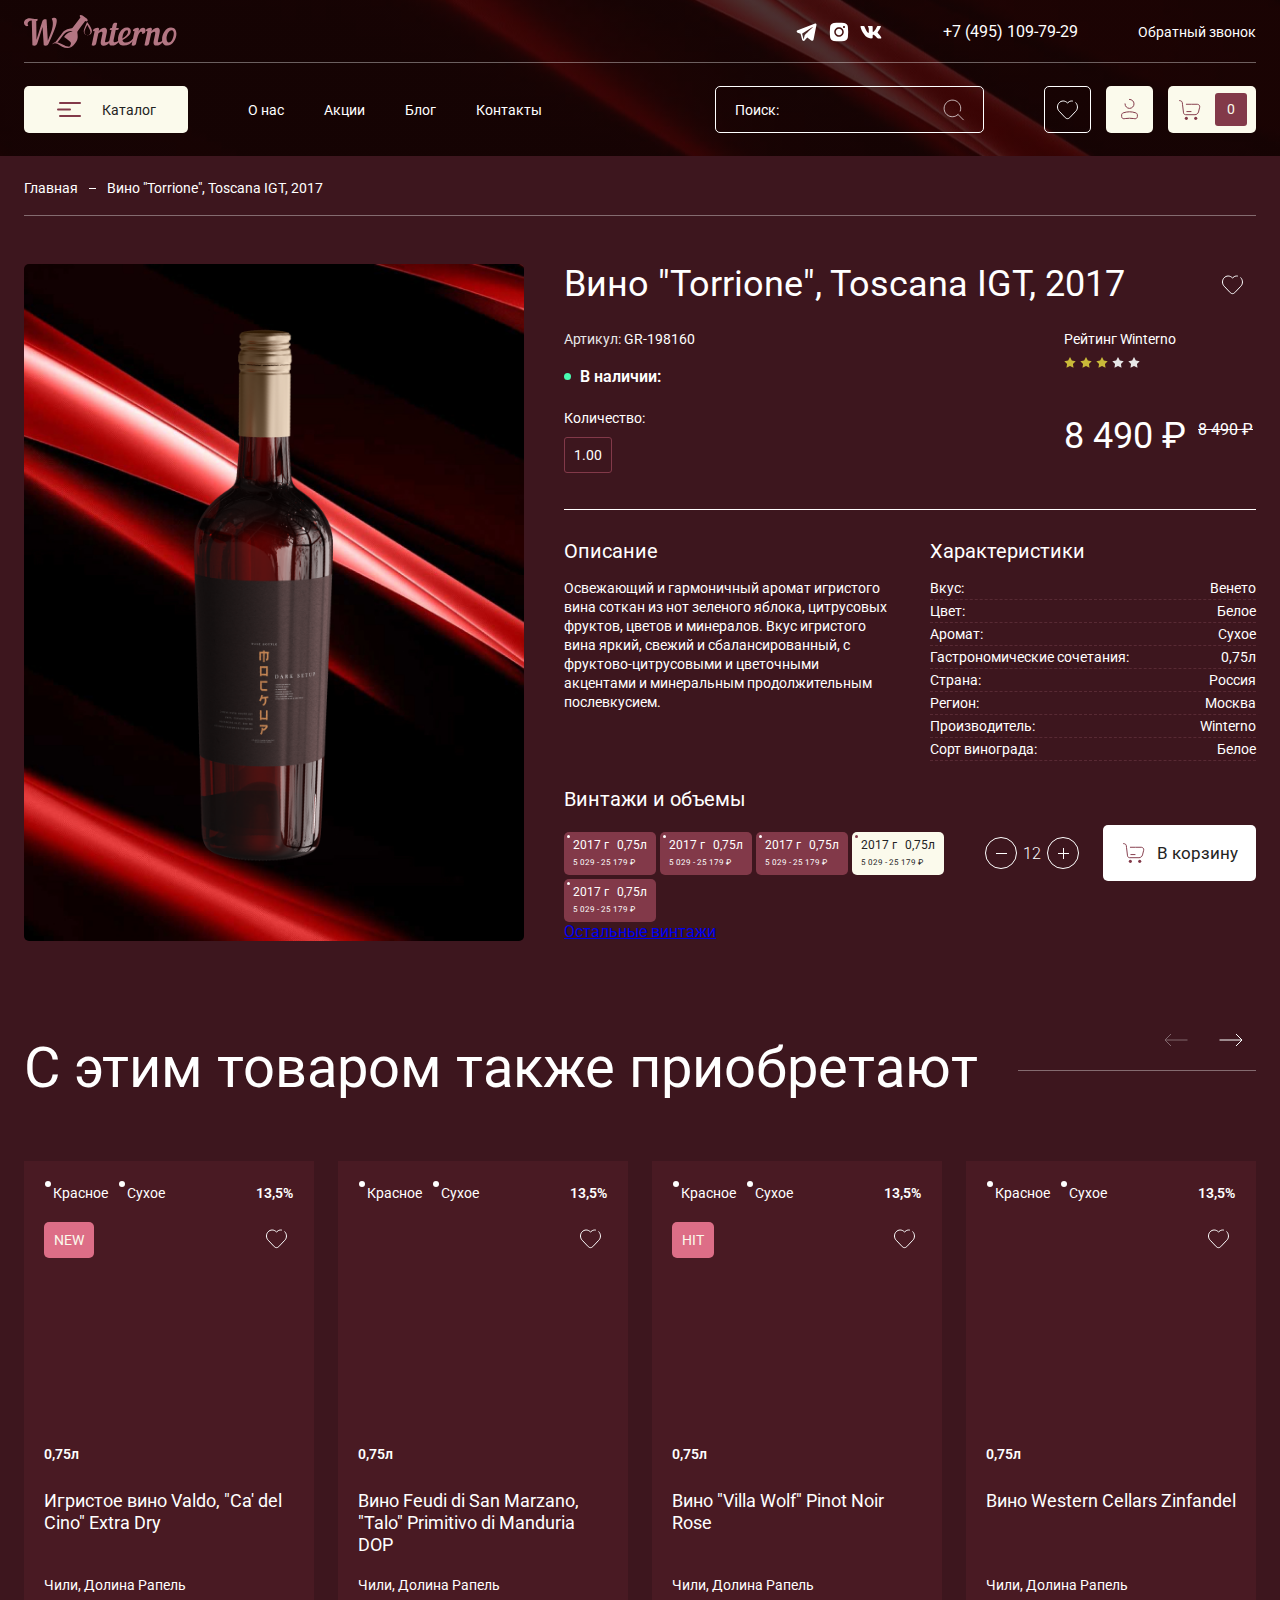
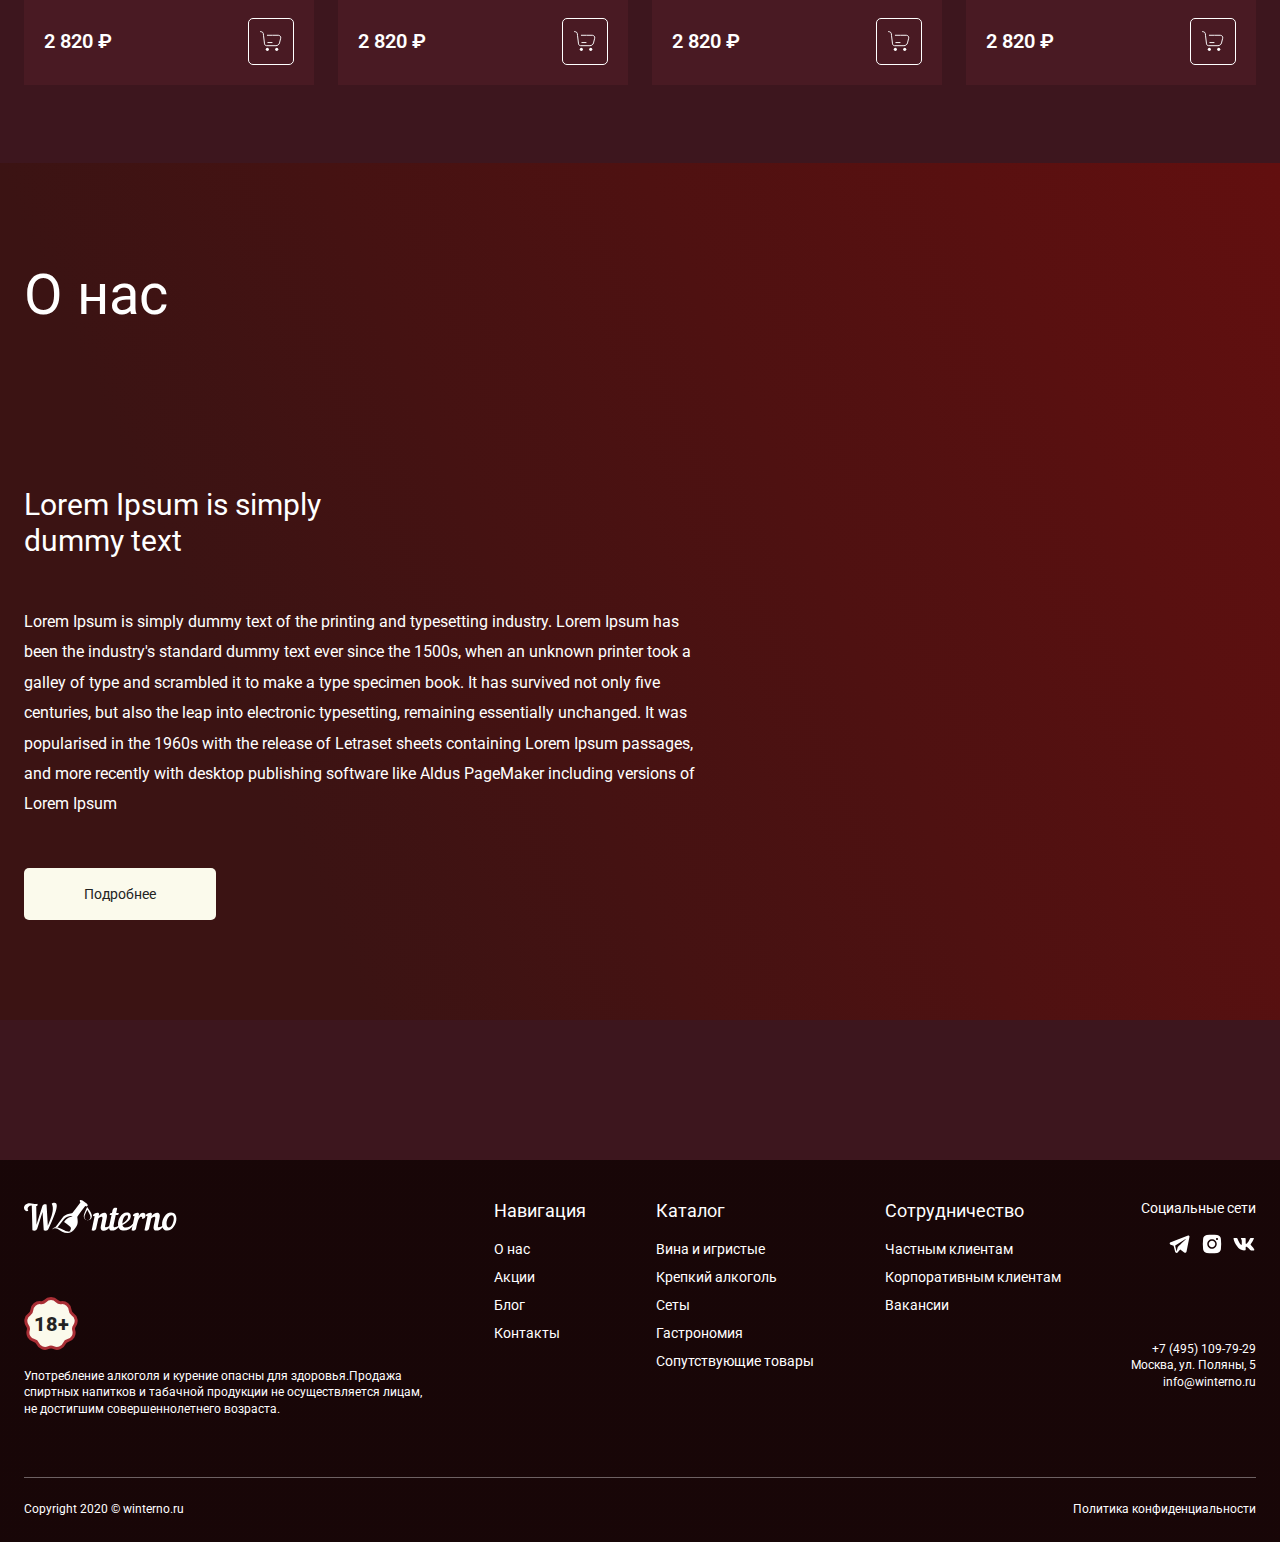
<file: product.html>
<!DOCTYPE html>
<html lang="ru">
	<head>
		<meta http-equiv="Content-Type" content="text/html; charset=utf-8">

		<!-- Адаптирование страницы для мобильных устройств -->
		<meta name="viewport" content="width=device-width, initial-scale=1, maximum-scale=1">

		<!-- Запрет распознования номера телефона -->
		<meta name="format-detection" content="telephone=no">
		<meta name="SKYPE_TOOLBAR" content ="SKYPE_TOOLBAR_PARSER_COMPATIBLE">

		<!-- Заголовок страницы -->
		<title>Заголовок страницы</title>

		<!-- Данное значение часто используют(использовали) поисковые системы -->
		<meta name="description" content="">
		<meta name="keywords" content="">

		<!-- Изменение цвета панели моб. браузера -->
		<meta name="msapplication-TileColor" content="#6AB12F">
		<meta name="theme-color" content="#6AB12F">

		<!-- Подключение шрифтов с гугла -->
		<link rel="preconnect" href="https://fonts.googleapis.com">
		<link rel="preconnect" href="https://fonts.gstatic.com" crossorigin>
		<link href="https://fonts.googleapis.com/css2?family=Inter&family=Jacques+Francois&family=Road+Rage&family=Roboto:ital,wght@0,300;0,400;0,500;0,700;0,900;1,300;1,400;1,500;1,700;1,900&display=swap" rel="stylesheet">

		<!-- Подключение файлов стилей -->
		<link rel="stylesheet" href="css/swiper-bundle.min.css" async>
		<link rel="stylesheet" href="css/swiper.css" async>
		<link rel="stylesheet" href="css/fancybox.css" async>
		<link rel="stylesheet" href="css/ion.rangeSlider.css" async>
		<link rel="stylesheet" href="css/styles.css" async>

		<link rel="stylesheet" href="css/response_1487.css" media="print, (max-width: 1487px)" async>
		<link rel="stylesheet" href="css/response_1439.css" media="print, (max-width: 1439px)" async>
		<link rel="stylesheet" href="css/response_1279.css" media="print, (max-width: 1279px)" async>
		<link rel="stylesheet" href="css/response_1023.css" media="print, (max-width: 1023px)" async>
		<link rel="stylesheet" href="css/response_767.css" media="print, (max-width: 767px)" async>
		<link rel="stylesheet" href="css/response_479.css" media="(max-width: 479px)" async>
	</head>

	<body>
		<div class="wrap">
			<div class="main">
				<header>
					<button class="mob_close_btn"></button>

					<div class="scroll">
						<div class="top">
							<div class="cont row">
								<a href="/" class="logo">
									<img src="images/logo.svg" alt="">
								</a>

								<div class="socials">
									<a href="/" target="_blank" rel="noopener nofollow" class="telegram_link">
										<svg class="icon"><use xlink:href="images/sprite.svg#ic_telegram"></use></svg>
									</a>

									<a href="/" target="_blank" rel="noopener nofollow" class="instagram_link">
										<svg class="icon"><use xlink:href="images/sprite.svg#ic_instagram"></use></svg>
									</a>

									<a href="/" target="_blank" rel="noopener nofollow" class="vk_link">
										<svg class="icon"><use xlink:href="images/sprite.svg#ic_vk"></use></svg>
									</a>
								</div>

								<div class="phone">
									<a href="tel:+74951097929">+7 (495) 109-79-29</a>
								</div>

								<button class="callback_btn modal_btn" data-modal="callback_modal">Обратный звонок</button>
							</div>
						</div>

						<div class="bottom">
							<div class="cont row">
								<div class="catalog modal_cont">
									<button class="btn mini_modal_btn" data-modal-id="catalog_modal">
										<svg class="icon"><use xlink:href="images/sprite.svg#ic_menu"></use></svg>
										<span>Каталог</span>
									</button>

									<div class="mini_modal" id="catalog_modal">
										<div class="row">
											<a href="/" class="category">
												<div class="thumb">
													<img data-src="images/tmp/catalog_thumb1.png" alt="" class="lazyload">
												</div>

												<div class="name">Вина и игристые</div>
											</a>

											<a href="/" class="category">
												<div class="thumb">
													<img data-src="images/tmp/catalog_thumb2.png" alt="" class="lazyload">
												</div>

												<div class="name">Крепкий алкоголь</div>
											</a>

											<a href="/" class="category">
												<div class="thumb">
													<img data-src="images/tmp/catalog_thumb3.png" alt="" class="lazyload">
												</div>

												<div class="name">Сеты</div>
											</a>

											<a href="/" class="category">
												<div class="thumb">
													<img data-src="images/tmp/catalog_thumb4.png" alt="" class="lazyload">
												</div>

												<div class="name">Гастрономия</div>
											</a>

											<a href="/" class="category">
												<div class="thumb">
													<img data-src="images/tmp/catalog_thumb5.png" alt="" class="lazyload">
												</div>

												<div class="name">Сопутствующие товары</div>
											</a>
										</div>

										<div class="overlay"></div>
									</div>
								</div>

								<nav class="menu row">
									<div class="menu_item">
										<a href="/">О нас</a>
									</div>

									<div class="menu_item">
										<a href="/">Акции</a>
									</div>

									<div class="menu_item">
										<a href="/">Блог</a>
									</div>

									<div class="menu_item">
										<a href="/">Контакты</a>
									</div>
								</nav>

								<div class="search">
									<form action="">
										<input type="text" name="" value="" class="input" placeholder="Поиск:">

										<button type="submit" class="submit_btn">
											<svg class="icon"><use xlink:href="images/sprite.svg#ic_search"></use></svg>
										</button>
									</form>
								</div>

								<div class="btns">
									<a href="/" class="btn favorite_link">
										<svg class="icon"><use xlink:href="images/sprite.svg#ic_favorite"></use></svg>
									</a>

									<button class="btn account_btn modal_btn" data-modal="login_modal">
										<svg class="icon"><use xlink:href="images/sprite.svg#ic_user"></use></svg>
									</button>

									<a href="/" class="btn cart_link">
										<svg class="icon"><use xlink:href="images/sprite.svg#ic_cart"></use></svg>
										<span>0</span>
									</a>
								</div>
							</div>
						</div>
					</div>

					<img data-src="images/bg_header.jpg" alt="" class="bg lazyload">
				</header>


				<section class="mob_header">
					<div class="cont row">
						<a href="/" class="logo">
							<img src="images/logo.svg" alt="">
						</a>

						<div class="btns">
							<a href="/" class="btn favorite_link">
								<svg class="icon"><use xlink:href="images/sprite.svg#ic_favorite"></use></svg>
							</a>

							<button class="btn account_btn modal_btn" data-modal="login_modal">
								<svg class="icon"><use xlink:href="images/sprite.svg#ic_user"></use></svg>
							</button>

							<a href="/" class="btn cart_link">
								<svg class="icon"><use xlink:href="images/sprite.svg#ic_cart"></use></svg>
								<span>0</span>
							</a>

							<button class="btn mob_menu_btn">
								<svg class="icon"><use xlink:href="images/sprite.svg#ic_menu"></use></svg>
							</button>
						</div>
					</div>

					<img data-src="images/bg_header.jpg" alt="" class="bg lazyload">
				</section>


				<section class="page_head">
					<div class="cont">
						<div class="breadcrumbs">
							<a href="/">Главная</a> <span class="sep"></span>
							<span class="current">Вино "Torrione", Toscana IGT, 2017</span>
						</div>
					</div>
				</section>


				<section class="product_info">
					<div class="cont row">
						<div class="image">
							<img data-src="images/tmp/product_img.png" alt="" class="lazyload">
						</div>

						<div class="data">
							<div class="row">
								<h1 class="product_name">Вино "Torrione", Toscana IGT, 2017</h1>

								<button class="favorite_btn">
									<svg class="icon"><use xlink:href="images/sprite.svg#ic_favorite"></use></svg>
								</button>
							</div>

							<div class="row">
								<div class="col">
									<div class="articul">Артикул: <span>GR-198160</span></div>

									<div class="status green">В наличии:</div>

									<div class="quantity">
										<div class="label">Количество:</div>
										<div class="val">1.00</div>
									</div>
								</div>

								<div class="col">
									<div class="rating">
										<div class="label">Рейтинг Winterno</div>

										<div class="stars">
											<svg class="icon yellow"><use xlink:href="images/sprite.svg#ic_star"></use></svg>
											<svg class="icon yellow"><use xlink:href="images/sprite.svg#ic_star"></use></svg>
											<svg class="icon yellow"><use xlink:href="images/sprite.svg#ic_star"></use></svg>
											<svg class="icon"><use xlink:href="images/sprite.svg#ic_star"></use></svg>
											<svg class="icon"><use xlink:href="images/sprite.svg#ic_star"></use></svg>
										</div>
									</div>

									<div class="price">
										<div>8 490 ₽</div>
										<div class="old">8 490 ₽</div>
									</div>
								</div>
							</div>

							<div class="hr"></div>

							<div class="row">
								<div class="desc">
									<div class="title">Описание</div>

									<div class="text_block">
										<p>Освежающий и гармоничный аромат игристого вина соткан из нот зеленого яблока, цитрусовых фруктов, цветов и минералов. Вкус игристого вина яркий, свежий  и сбалансированный, с фруктово-цитрусовыми и цветочными акцентами и минеральным продолжительным послевкусием.</p>
									</div>
								</div>

								<div class="features">
									<div class="title">Характеристики</div>

									<div class="item">
										<div class="label">Вкус:</div>
										<div class="val">Венето</div>
									</div>

									<div class="item">
										<div class="label">Цвет:</div>
										<div class="val">Белое</div>
									</div>

									<div class="item">
										<div class="label">Аромат:</div>
										<div class="val">Сухое</div>
									</div>

									<div class="item">
										<div class="label">Гастрономические сочетания:</div>
										<div class="val">0,75л</div>
									</div>

									<div class="item">
										<div class="label">Страна:</div>
										<div class="val">Россия</div>
									</div>

									<div class="item">
										<div class="label">Регион:</div>
										<div class="val">Москва</div>
									</div>

									<div class="item">
										<div class="label">Производитель:</div>
										<div class="val">Winterno</div>
									</div>

									<div class="item">
										<div class="label">Сорт винограда:</div>
										<div class="val">Белое</div>
									</div>
								</div>
							</div>

							<div class="buy row">
								<div class="volumes">
									<div class="label">Винтажи и объемы</div>

									<div class="vals">
										<label>
											<input type="radio" name="volume">
											<div>
												<div class="year">2017 г</div>
												<div class="volume">0,75л</div>
												<div class="prices">5 029 - 25 179 ₽</div>
											</div>
										</label>

										<label>
											<input type="radio" name="volume">
											<div>
												<div class="year">2017 г</div>
												<div class="volume">0,75л</div>
												<div class="prices">5 029 - 25 179 ₽</div>
											</div>
										</label>

										<label>
											<input type="radio" name="volume">
											<div>
												<div class="year">2017 г</div>
												<div class="volume">0,75л</div>
												<div class="prices">5 029 - 25 179 ₽</div>
											</div>
										</label>

										<label>
											<input type="radio" name="volume" checked>
											<div>
												<div class="year">2017 г</div>
												<div class="volume">0,75л</div>
												<div class="prices">5 029 - 25 179 ₽</div>
											</div>
										</label>

										<label>
											<input type="radio" name="volume">
											<div>
												<div class="year">2017 г</div>
												<div class="volume">0,75л</div>
												<div class="prices">5 029 - 25 179 ₽</div>
											</div>
										</label>
									</div>

									<div class="all_link">
										<a href="/">Остальные винтажи</a>
									</div>
								</div>

								<div class="amount">
									<button type="button" class="minus"></button>

									<input type="text" value="12" class="input"
									  data-minimum="1" data-maximum="99" data-step="1" data-unit="" maxlength="2">

									<button type="button" class="plus"></button>
								</div>

								<button class="buy_btn">
									<svg class="icon"><use xlink:href="images/sprite.svg#ic_cart"></use></svg>
									<span>В корзину</span>
								</button>
							</div>
						</div>
					</div>
				</section>


				<section class="products">
					<div class="cont">
						<div class="block_head">
							<div class="title"><div>С этим товаром также приобретают</div></div>
						</div>

						<div class="swiper">
							<div class="swiper-wrapper">
								<div class="swiper-slide">
									<div class="product">
										<div class="types">
											<div>Красное</div>
											<div>Сухое</div>
										</div>

										<div class="strength">13,5%</div>

										<div class="thumb">
											<div class="stickers">
												<div><div class="sticker pink">new</div></div>
											</div>

											<button class="favorite_btn">
												<svg class="icon"><use xlink:href="images/sprite.svg#ic_favorite"></use></svg>
											</button>

											<a href="/">
												<img data-src="images/tmp/product_thumb1.png" alt="" class="swiper-lazy">
											</a>

											<div class="volume">0,75л</div>
										</div>

										<div class="name">
											<a href="/">Игристое вино Valdo, "Ca' del Cino" Extra Dry</a>
										</div>

										<div class="desc">Чили, Долина Рапель</div>

										<div class="buy">
											<div class="price">2 820 ₽</div>

											<button class="buy_btn">
												<svg class="icon"><use xlink:href="images/sprite.svg#ic_cart"></use></svg>
											</button>
										</div>
									</div>
								</div>

								<div class="swiper-slide">
									<div class="product">
										<div class="types">
											<div>Красное</div>
											<div>Сухое</div>
										</div>

										<div class="strength">13,5%</div>

										<div class="thumb">
											<button class="favorite_btn">
												<svg class="icon"><use xlink:href="images/sprite.svg#ic_favorite"></use></svg>
											</button>

											<a href="/">
												<img data-src="images/tmp/product_thumb2.png" alt="" class="swiper-lazy">
											</a>

											<div class="volume">0,75л</div>
										</div>

										<div class="name">
											<a href="/">Вино Feudi di San Marzano, "Talo" Primitivo di Manduria DOP</a>
										</div>

										<div class="desc">Чили, Долина Рапель</div>

										<div class="buy">
											<div class="price">2 820 ₽</div>

											<button class="buy_btn">
												<svg class="icon"><use xlink:href="images/sprite.svg#ic_cart"></use></svg>
											</button>
										</div>
									</div>
								</div>

								<div class="swiper-slide">
									<div class="product">
										<div class="types">
											<div>Красное</div>
											<div>Сухое</div>
										</div>

										<div class="strength">13,5%</div>

										<div class="thumb">
											<div class="stickers">
												<div><div class="sticker pink">hit</div></div>
											</div>

											<button class="favorite_btn">
												<svg class="icon"><use xlink:href="images/sprite.svg#ic_favorite"></use></svg>
											</button>

											<a href="/">
												<img data-src="images/tmp/product_thumb3.png" alt="" class="swiper-lazy">
											</a>

											<div class="volume">0,75л</div>
										</div>

										<div class="name">
											<a href="/">Вино "Villa Wolf" Pinot Noir Rose</a>
										</div>

										<div class="desc">Чили, Долина Рапель</div>

										<div class="buy">
											<div class="price">2 820 ₽</div>

											<button class="buy_btn">
												<svg class="icon"><use xlink:href="images/sprite.svg#ic_cart"></use></svg>
											</button>
										</div>
									</div>
								</div>

								<div class="swiper-slide">
									<div class="product">
										<div class="types">
											<div>Красное</div>
											<div>Сухое</div>
										</div>

										<div class="strength">13,5%</div>

										<div class="thumb">
											<button class="favorite_btn">
												<svg class="icon"><use xlink:href="images/sprite.svg#ic_favorite"></use></svg>
											</button>

											<a href="/">
												<img data-src="images/tmp/product_thumb4.png" alt="" class="swiper-lazy">
											</a>

											<div class="volume">0,75л</div>
										</div>

										<div class="name">
											<a href="/">Вино Western Cellars Zinfandel</a>
										</div>

										<div class="desc">Чили, Долина Рапель</div>

										<div class="buy">
											<div class="price">2 820 ₽</div>

											<button class="buy_btn">
												<svg class="icon"><use xlink:href="images/sprite.svg#ic_cart"></use></svg>
											</button>
										</div>
									</div>
								</div>

								<div class="swiper-slide">
									<div class="product">
										<div class="types">
											<div>Красное</div>
											<div>Сухое</div>
										</div>

										<div class="strength">13,5%</div>

										<div class="thumb">
											<div class="stickers">
												<div><div class="sticker pink">new</div></div>
											</div>

											<button class="favorite_btn">
												<svg class="icon"><use xlink:href="images/sprite.svg#ic_favorite"></use></svg>
											</button>

											<a href="/">
												<img data-src="images/tmp/product_thumb1.png" alt="" class="swiper-lazy">
											</a>

											<div class="volume">0,75л</div>
										</div>

										<div class="name">
											<a href="/">Игристое вино Valdo, "Ca' del Cino" Extra Dry</a>
										</div>

										<div class="desc">Чили, Долина Рапель</div>

										<div class="buy">
											<div class="price">2 820 ₽</div>

											<button class="buy_btn">
												<svg class="icon"><use xlink:href="images/sprite.svg#ic_cart"></use></svg>
											</button>
										</div>
									</div>
								</div>

								<div class="swiper-slide">
									<div class="product">
										<div class="types">
											<div>Красное</div>
											<div>Сухое</div>
										</div>

										<div class="strength">13,5%</div>

										<div class="thumb">
											<button class="favorite_btn">
												<svg class="icon"><use xlink:href="images/sprite.svg#ic_favorite"></use></svg>
											</button>

											<a href="/">
												<img data-src="images/tmp/product_thumb2.png" alt="" class="swiper-lazy">
											</a>

											<div class="volume">0,75л</div>
										</div>

										<div class="name">
											<a href="/">Вино Feudi di San Marzano, "Talo" Primitivo di Manduria DOP</a>
										</div>

										<div class="desc">Чили, Долина Рапель</div>

										<div class="buy">
											<div class="price">2 820 ₽</div>

											<button class="buy_btn">
												<svg class="icon"><use xlink:href="images/sprite.svg#ic_cart"></use></svg>
											</button>
										</div>
									</div>
								</div>

								<div class="swiper-slide">
									<div class="product">
										<div class="types">
											<div>Красное</div>
											<div>Сухое</div>
										</div>

										<div class="strength">13,5%</div>

										<div class="thumb">
											<div class="stickers">
												<div><div class="sticker pink">hit</div></div>
											</div>

											<button class="favorite_btn">
												<svg class="icon"><use xlink:href="images/sprite.svg#ic_favorite"></use></svg>
											</button>

											<a href="/">
												<img data-src="images/tmp/product_thumb3.png" alt="" class="swiper-lazy">
											</a>

											<div class="volume">0,75л</div>
										</div>

										<div class="name">
											<a href="/">Вино "Villa Wolf" Pinot Noir Rose</a>
										</div>

										<div class="desc">Чили, Долина Рапель</div>

										<div class="buy">
											<div class="price">2 820 ₽</div>

											<button class="buy_btn">
												<svg class="icon"><use xlink:href="images/sprite.svg#ic_cart"></use></svg>
											</button>
										</div>
									</div>
								</div>

								<div class="swiper-slide">
									<div class="product">
										<div class="types">
											<div>Красное</div>
											<div>Сухое</div>
										</div>

										<div class="strength">13,5%</div>

										<div class="thumb">
											<button class="favorite_btn">
												<svg class="icon"><use xlink:href="images/sprite.svg#ic_favorite"></use></svg>
											</button>

											<a href="/">
												<img data-src="images/tmp/product_thumb4.png" alt="" class="swiper-lazy">
											</a>

											<div class="volume">0,75л</div>
										</div>

										<div class="name">
											<a href="/">Вино Western Cellars Zinfandel</a>
										</div>

										<div class="desc">Чили, Долина Рапель</div>

										<div class="buy">
											<div class="price">2 820 ₽</div>

											<button class="buy_btn">
												<svg class="icon"><use xlink:href="images/sprite.svg#ic_cart"></use></svg>
											</button>
										</div>
									</div>
								</div>
							</div>

							<div class="swiper-button-prev">
								<svg class="icon"><use xlink:href="images/sprite.svg#ic_arrow_hor"></use></svg>
							</div>

							<div class="swiper-button-next">
								<svg class="icon"><use xlink:href="images/sprite.svg#ic_arrow_hor"></use></svg>
							</div>
						</div>
					</div>
				</section>


				<section class="about_block">
					<div class="cont">
						<div class="data">
							<div class="block_head">
								<div class="title">О нас</div>
							</div>

							<div class="desc text_block">
								<h2>Lorem Ipsum is simply<br> dummy text</h2>

								<p>Lorem Ipsum is simply dummy text of the printing and typesetting industry. Lorem Ipsum has been the industry's standard dummy text ever since the 1500s, when an unknown printer took a galley of type and scrambled it to make a type specimen book. It has survived not only five centuries, but also the leap into electronic typesetting, remaining essentially unchanged. It was popularised in the 1960s with the release of Letraset sheets containing Lorem Ipsum passages, and more recently with desktop publishing software like Aldus PageMaker including versions of Lorem Ipsum</p>
							</div>

							<a href="/" class="link">Подробнее</a>
						</div>
					</div>

					<img data-src="images/about_block_img.jpg" alt="" class="img lazyload">

					<img data-src="images/bg_about_block.jpg" alt="" class="bg lazyload">
				</section>
			</div>


			<footer>
				<div class="top">
					<div class="cont row">
						<div class="col_left">
							<div class="logo">
								<img src="images/logo_white.svg" alt="">
							</div>

							<div class="age">
								<div class="icon">18+</div>

								<div>Употребление алкоголя и курение опасны для здоровья.Продажа спиртных напитков и табачной продукции не осуществляется лицам, не достигшим совершеннолетнего возраста.</div>
							</div>
						</div>

						<div class="links">
							<div class="title">Навигация</div>

							<div class="items">
								<div><a href="/">О нас</a></div>
								<div><a href="/">Акции</a></div>
								<div><a href="/">Блог</a></div>
								<div><a href="/">Контакты</a></div>
							</div>
						</div>

						<div class="links">
							<div class="title">Каталог</div>

							<div class="items">
								<div><a href="/">Вина и игристые</a></div>
								<div><a href="/">Крепкий алкоголь</a></div>
								<div><a href="/">Сеты</a></div>
								<div><a href="/">Гастрономия</a></div>
								<div><a href="/">Сопутствующие товары</a></div>
							</div>
						</div>

						<div class="links">
							<div class="title">Сотрудничество</div>

							<div class="items">
								<div><a href="/">Частным клиентам</a></div>
								<div><a href="/">Корпоративным клиентам</a></div>
								<div><a href="/">Вакансии</a></div>
							</div>
						</div>

						<div class="contacts">
							<div class="socials">
								<div class="title">Социальные сети</div>

								<div class="items">
									<a href="/" target="_blank" rel="noopener nofollow" class="telegram_link">
										<svg class="icon"><use xlink:href="images/sprite.svg#ic_telegram"></use></svg>
									</a>

									<a href="/" target="_blank" rel="noopener nofollow" class="instagram_link">
										<svg class="icon"><use xlink:href="images/sprite.svg#ic_instagram"></use></svg>
									</a>

									<a href="/" target="_blank" rel="noopener nofollow" class="vk_link">
										<svg class="icon"><use xlink:href="images/sprite.svg#ic_vk"></use></svg>
									</a>
								</div>
							</div>

							<div class="phone">
								<a href="tel:+74951097929">+7 (495) 109-79-29</a>
							</div>

							<div class="location">Москва, ул. Поляны, 5</div>

							<div class="email">
								<a href="mailto:info@winterno.ru">info@winterno.ru</a>
							</div>
						</div>
					</div>
				</div>

				<div class="bottom">
					<div class="cont row">
						<div class="copyright">Copyright 2020 &copy; winterno.ru</div>

						<div class="privacy_policy_link">
							<a href="/">Политика конфиденциальности</a>
						</div>
					</div>
				</div>

				<img data-src="images/bg_footer.jpg" alt="" class="bg lazyload">
			</footer>


			<div class="overlay"></div>
		</div>


		<section class="modal" id="confirm_age_modal">
			<div class="modal_title">Вам исполнилось<br> 18 лет?</div>

			<div class="btns">
				<button class="btn close_btn">Да</button>
				<button class="btn">Нет</button>
			</div>

			<img data-src="images/bg_confirm_modal.jpg" alt="" class="bg lazyload">
		</section>


		<section class="modal" id="callback_modal">
			<div class="modal_title">Обратный звонок</div>

			<form action="" class="form">
				<div class="line">
					<div class="field">
						<input type="text" name="" value="" class="input" placeholder="Ваше имя:">
					</div>
				</div>

				<div class="line">
					<div class="field">
						<input type="tel" name="" value="" class="input" placeholder="Телефон:">
					</div>
				</div>

				<div class="submit">
					<button type="submit" class="submit_btn">Отправить</button>
				</div>
			</form>
		</section>


		<section class="modal" id="login_modal">
			<div class="modal_title">Вход</div>

			<form action="" class="form">
				<div class="line">
					<div class="field">
						<input type="email" name="" value="" class="input" placeholder="E-mail: *">
					</div>
				</div>

				<div class="line">
					<div class="field">
						<input type="password" name="" value="" class="input" placeholder="Пароль:">
					</div>
				</div>

				<div class="submit">
					<button class="forgot_btn">Забыли пароль</button>

					<button type="submit" class="submit_btn">Отправить</button>
				</div>
			</form>
		</section>


		<section class="modal" id="register_modal">
			<div class="modal_title">Регистрация</div>

			<form action="" class="form">
				<div class="line">
					<div class="field">
						<input type="email" name="" value="" class="input" placeholder="E-mail: *">
					</div>
				</div>

				<div class="line">
					<div class="field">
						<input type="password" name="" value="" class="input" placeholder="Пароль:">
					</div>
				</div>

				<div class="submit">
					<div class="agree">
						<label>
							<input type="checkbox" name="agree" checked>

							<div class="check">
								<svg><use xlink:href="images/sprite.svg#ic_check"></use></svg>
							</div>

							<div>Нажимая кнопку "Регистрация", я соглашаюсь с <a href="/" target="_blank">Политикой конфиденциальности</a></div>
						</label>
					</div>

					<button type="submit" class="submit_btn">Регистрация</button>
				</div>
			</form>
		</section>


		<!-- Подключение javascript файлов -->
		<script src="js/jquery-3.6.3.min.js"></script>
		<script src="js/functions.js"></script>
		<script src="js/swiper-bundle.min.js"></script>
		<script src="js/fancybox.js"></script>
		<script src="js/ion.rangeSlider.min.js"></script>
		<script src="js/nice-select2.js"></script>
		<script src="js/clipboard.min.js"></script>
		<script src="js/imask.js"></script>
		<script src="js/scripts.js"></script>
	</body>
</html>
</file>
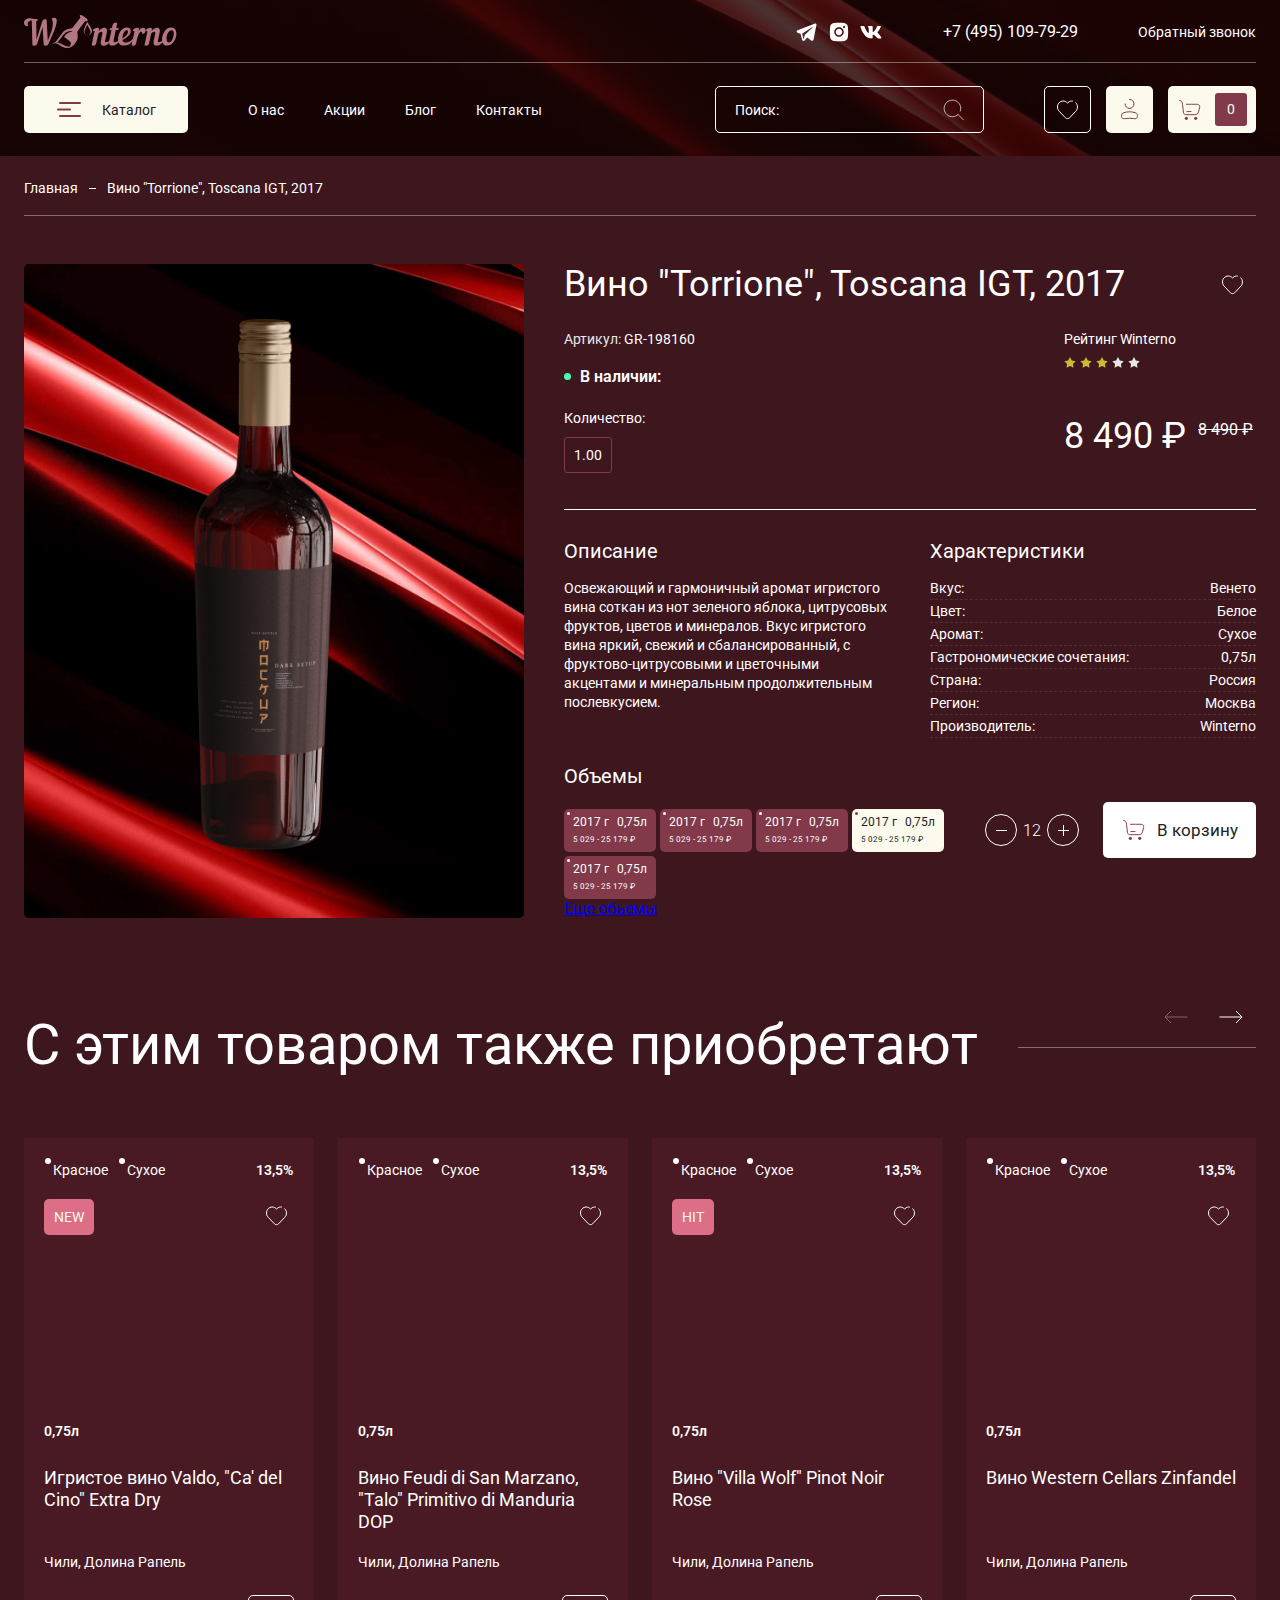
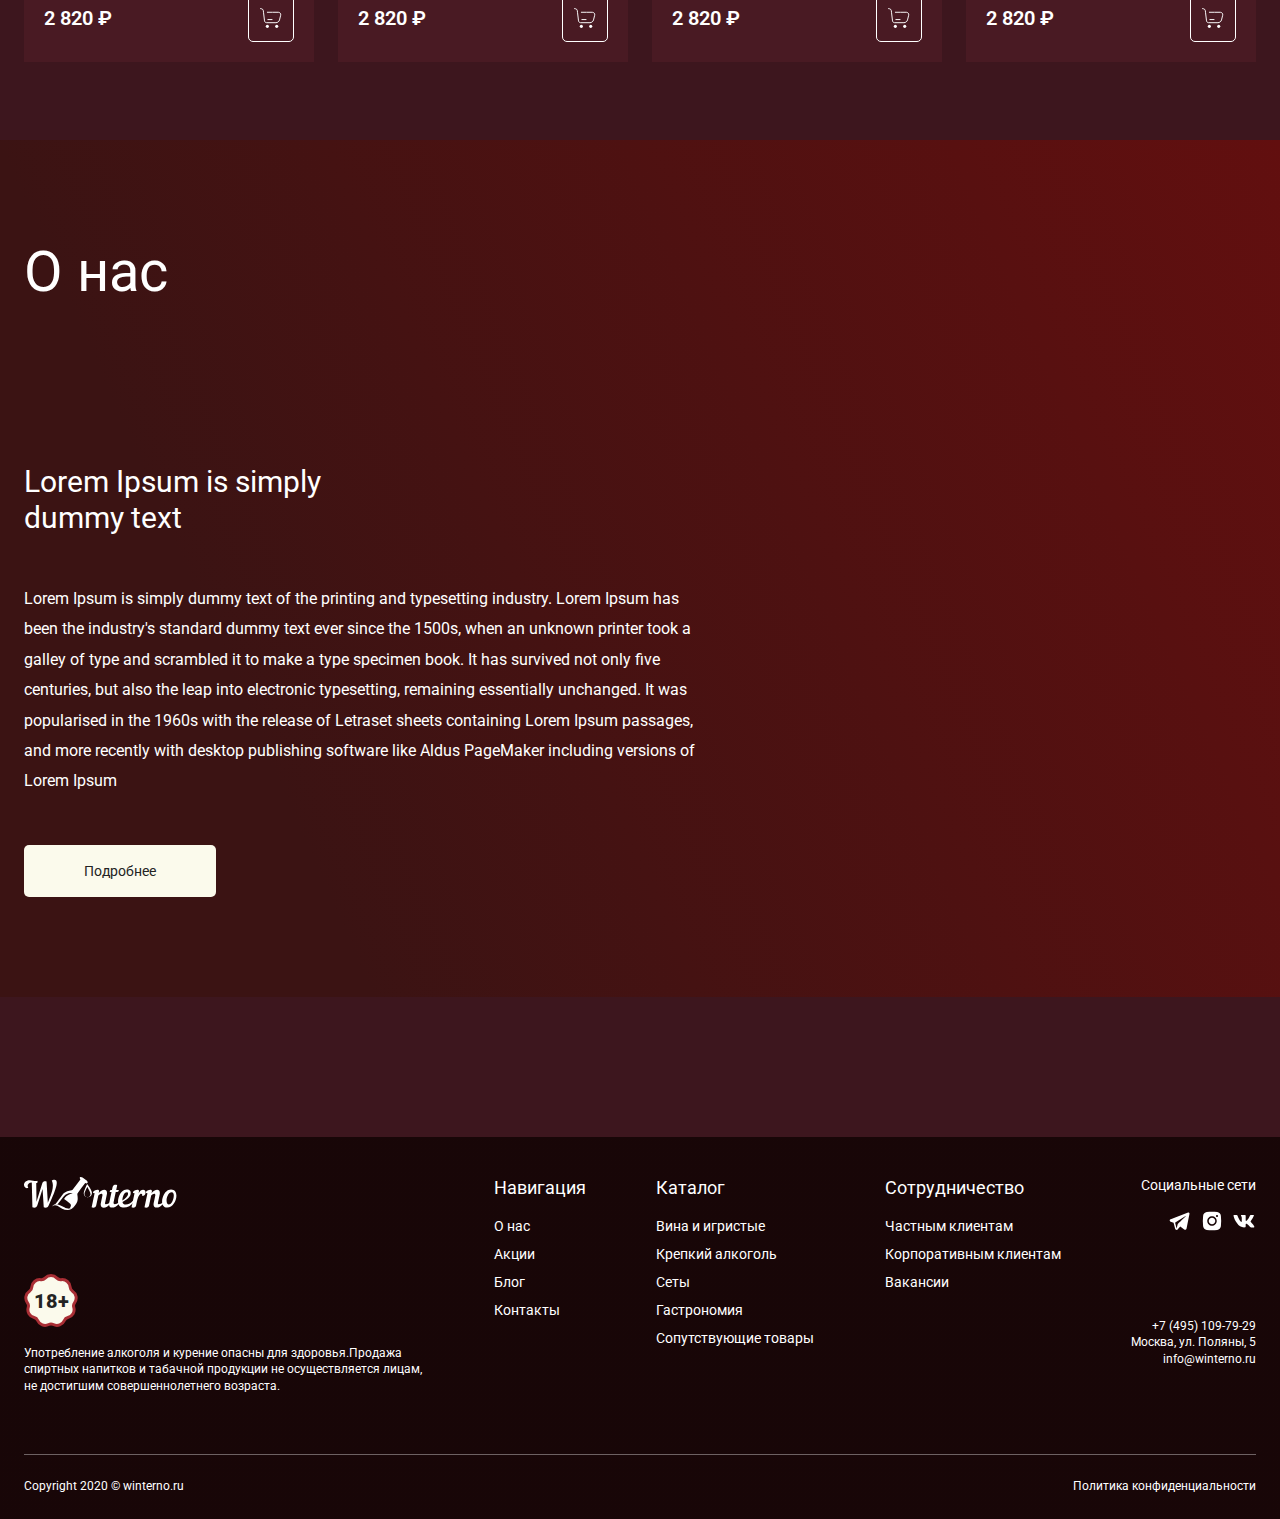
<file: product2.html>
<!DOCTYPE html>
<html lang="ru">
	<head>
		<meta http-equiv="Content-Type" content="text/html; charset=utf-8">

		<!-- Адаптирование страницы для мобильных устройств -->
		<meta name="viewport" content="width=device-width, initial-scale=1, maximum-scale=1">

		<!-- Запрет распознования номера телефона -->
		<meta name="format-detection" content="telephone=no">
		<meta name="SKYPE_TOOLBAR" content ="SKYPE_TOOLBAR_PARSER_COMPATIBLE">

		<!-- Заголовок страницы -->
		<title>Заголовок страницы</title>

		<!-- Данное значение часто используют(использовали) поисковые системы -->
		<meta name="description" content="">
		<meta name="keywords" content="">

		<!-- Изменение цвета панели моб. браузера -->
		<meta name="msapplication-TileColor" content="#6AB12F">
		<meta name="theme-color" content="#6AB12F">

		<!-- Подключение шрифтов с гугла -->
		<link rel="preconnect" href="https://fonts.googleapis.com">
		<link rel="preconnect" href="https://fonts.gstatic.com" crossorigin>
		<link href="https://fonts.googleapis.com/css2?family=Inter&family=Jacques+Francois&family=Road+Rage&family=Roboto:ital,wght@0,300;0,400;0,500;0,700;0,900;1,300;1,400;1,500;1,700;1,900&display=swap" rel="stylesheet">

		<!-- Подключение файлов стилей -->
		<link rel="stylesheet" href="css/swiper-bundle.min.css" async>
		<link rel="stylesheet" href="css/swiper.css" async>
		<link rel="stylesheet" href="css/fancybox.css" async>
		<link rel="stylesheet" href="css/ion.rangeSlider.css" async>
		<link rel="stylesheet" href="css/styles.css" async>

		<link rel="stylesheet" href="css/response_1487.css" media="print, (max-width: 1487px)" async>
		<link rel="stylesheet" href="css/response_1439.css" media="print, (max-width: 1439px)" async>
		<link rel="stylesheet" href="css/response_1279.css" media="print, (max-width: 1279px)" async>
		<link rel="stylesheet" href="css/response_1023.css" media="print, (max-width: 1023px)" async>
		<link rel="stylesheet" href="css/response_767.css" media="print, (max-width: 767px)" async>
		<link rel="stylesheet" href="css/response_479.css" media="(max-width: 479px)" async>
	</head>

	<body>
		<div class="wrap">
			<div class="main">
				<header>
					<button class="mob_close_btn"></button>

					<div class="scroll">
						<div class="top">
							<div class="cont row">
								<a href="/" class="logo">
									<img src="images/logo.svg" alt="">
								</a>

								<div class="socials">
									<a href="/" target="_blank" rel="noopener nofollow" class="telegram_link">
										<svg class="icon"><use xlink:href="images/sprite.svg#ic_telegram"></use></svg>
									</a>

									<a href="/" target="_blank" rel="noopener nofollow" class="instagram_link">
										<svg class="icon"><use xlink:href="images/sprite.svg#ic_instagram"></use></svg>
									</a>

									<a href="/" target="_blank" rel="noopener nofollow" class="vk_link">
										<svg class="icon"><use xlink:href="images/sprite.svg#ic_vk"></use></svg>
									</a>
								</div>

								<div class="phone">
									<a href="tel:+74951097929">+7 (495) 109-79-29</a>
								</div>

								<button class="callback_btn modal_btn" data-modal="callback_modal">Обратный звонок</button>
							</div>
						</div>

						<div class="bottom">
							<div class="cont row">
								<div class="catalog modal_cont">
									<button class="btn mini_modal_btn" data-modal-id="catalog_modal">
										<svg class="icon"><use xlink:href="images/sprite.svg#ic_menu"></use></svg>
										<span>Каталог</span>
									</button>

									<div class="mini_modal" id="catalog_modal">
										<div class="row">
											<a href="/" class="category">
												<div class="thumb">
													<img data-src="images/tmp/catalog_thumb1.png" alt="" class="lazyload">
												</div>

												<div class="name">Вина и игристые</div>
											</a>

											<a href="/" class="category">
												<div class="thumb">
													<img data-src="images/tmp/catalog_thumb2.png" alt="" class="lazyload">
												</div>

												<div class="name">Крепкий алкоголь</div>
											</a>

											<a href="/" class="category">
												<div class="thumb">
													<img data-src="images/tmp/catalog_thumb3.png" alt="" class="lazyload">
												</div>

												<div class="name">Сеты</div>
											</a>

											<a href="/" class="category">
												<div class="thumb">
													<img data-src="images/tmp/catalog_thumb4.png" alt="" class="lazyload">
												</div>

												<div class="name">Гастрономия</div>
											</a>

											<a href="/" class="category">
												<div class="thumb">
													<img data-src="images/tmp/catalog_thumb5.png" alt="" class="lazyload">
												</div>

												<div class="name">Сопутствующие товары</div>
											</a>
										</div>

										<div class="overlay"></div>
									</div>
								</div>

								<nav class="menu row">
									<div class="menu_item">
										<a href="/">О нас</a>
									</div>

									<div class="menu_item">
										<a href="/">Акции</a>
									</div>

									<div class="menu_item">
										<a href="/">Блог</a>
									</div>

									<div class="menu_item">
										<a href="/">Контакты</a>
									</div>
								</nav>

								<div class="search">
									<form action="">
										<input type="text" name="" value="" class="input" placeholder="Поиск:">

										<button type="submit" class="submit_btn">
											<svg class="icon"><use xlink:href="images/sprite.svg#ic_search"></use></svg>
										</button>
									</form>
								</div>

								<div class="btns">
									<a href="/" class="btn favorite_link">
										<svg class="icon"><use xlink:href="images/sprite.svg#ic_favorite"></use></svg>
									</a>

									<button class="btn account_btn modal_btn" data-modal="login_modal">
										<svg class="icon"><use xlink:href="images/sprite.svg#ic_user"></use></svg>
									</button>

									<a href="/" class="btn cart_link">
										<svg class="icon"><use xlink:href="images/sprite.svg#ic_cart"></use></svg>
										<span>0</span>
									</a>
								</div>
							</div>
						</div>
					</div>

					<img data-src="images/bg_header.jpg" alt="" class="bg lazyload">
				</header>


				<section class="mob_header">
					<div class="cont row">
						<a href="/" class="logo">
							<img src="images/logo.svg" alt="">
						</a>

						<div class="btns">
							<a href="/" class="btn favorite_link">
								<svg class="icon"><use xlink:href="images/sprite.svg#ic_favorite"></use></svg>
							</a>

							<button class="btn account_btn modal_btn" data-modal="login_modal">
								<svg class="icon"><use xlink:href="images/sprite.svg#ic_user"></use></svg>
							</button>

							<a href="/" class="btn cart_link">
								<svg class="icon"><use xlink:href="images/sprite.svg#ic_cart"></use></svg>
								<span>0</span>
							</a>

							<button class="btn mob_menu_btn">
								<svg class="icon"><use xlink:href="images/sprite.svg#ic_menu"></use></svg>
							</button>
						</div>
					</div>

					<img data-src="images/bg_header.jpg" alt="" class="bg lazyload">
				</section>


				<section class="page_head">
					<div class="cont">
						<div class="breadcrumbs">
							<a href="/">Главная</a> <span class="sep"></span>
							<span class="current">Вино "Torrione", Toscana IGT, 2017</span>
						</div>
					</div>
				</section>


				<section class="product_info">
					<div class="cont row">
						<div class="image">
							<img data-src="images/tmp/product_img.png" alt="" class="lazyload">
						</div>

						<div class="data">
							<div class="row">
								<h1 class="product_name">Вино "Torrione", Toscana IGT, 2017</h1>

								<button class="favorite_btn">
									<svg class="icon"><use xlink:href="images/sprite.svg#ic_favorite"></use></svg>
								</button>
							</div>

							<div class="row">
								<div class="col">
									<div class="articul">Артикул: <span>GR-198160</span></div>

									<div class="status green">В наличии:</div>

									<div class="quantity">
										<div class="label">Количество:</div>
										<div class="val">1.00</div>
									</div>
								</div>

								<div class="col">
									<div class="rating">
										<div class="label">Рейтинг Winterno</div>

										<div class="stars">
											<svg class="icon yellow"><use xlink:href="images/sprite.svg#ic_star"></use></svg>
											<svg class="icon yellow"><use xlink:href="images/sprite.svg#ic_star"></use></svg>
											<svg class="icon yellow"><use xlink:href="images/sprite.svg#ic_star"></use></svg>
											<svg class="icon"><use xlink:href="images/sprite.svg#ic_star"></use></svg>
											<svg class="icon"><use xlink:href="images/sprite.svg#ic_star"></use></svg>
										</div>
									</div>

									<div class="price">
										<div>8 490 ₽</div>
										<div class="old">8 490 ₽</div>
									</div>
								</div>
							</div>

							<div class="hr"></div>

							<div class="row">
								<div class="desc">
									<div class="title">Описание</div>

									<div class="text_block">
										<p>Освежающий и гармоничный аромат игристого вина соткан из нот зеленого яблока, цитрусовых фруктов, цветов и минералов. Вкус игристого вина яркий, свежий  и сбалансированный, с фруктово-цитрусовыми и цветочными акцентами и минеральным продолжительным послевкусием.</p>
									</div>
								</div>

								<div class="features">
									<div class="title">Характеристики</div>

									<div class="item">
										<div class="label">Вкус:</div>
										<div class="val">Венето</div>
									</div>

									<div class="item">
										<div class="label">Цвет:</div>
										<div class="val">Белое</div>
									</div>

									<div class="item">
										<div class="label">Аромат:</div>
										<div class="val">Сухое</div>
									</div>

									<div class="item">
										<div class="label">Гастрономические сочетания:</div>
										<div class="val">0,75л</div>
									</div>

									<div class="item">
										<div class="label">Страна:</div>
										<div class="val">Россия</div>
									</div>

									<div class="item">
										<div class="label">Регион:</div>
										<div class="val">Москва</div>
									</div>

									<div class="item">
										<div class="label">Производитель:</div>
										<div class="val">Winterno</div>
									</div>
								</div>
							</div>

							<div class="buy row">
								<div class="volumes">
									<div class="label">Объемы</div>

									<div class="vals">
										<label>
											<input type="radio" name="volume">
											<div>
												<div class="year">2017 г</div>
												<div class="volume">0,75л</div>
												<div class="prices">5 029 - 25 179 ₽</div>
											</div>
										</label>

										<label>
											<input type="radio" name="volume">
											<div>
												<div class="year">2017 г</div>
												<div class="volume">0,75л</div>
												<div class="prices">5 029 - 25 179 ₽</div>
											</div>
										</label>

										<label>
											<input type="radio" name="volume">
											<div>
												<div class="year">2017 г</div>
												<div class="volume">0,75л</div>
												<div class="prices">5 029 - 25 179 ₽</div>
											</div>
										</label>

										<label>
											<input type="radio" name="volume" checked>
											<div>
												<div class="year">2017 г</div>
												<div class="volume">0,75л</div>
												<div class="prices">5 029 - 25 179 ₽</div>
											</div>
										</label>

										<label>
											<input type="radio" name="volume">
											<div>
												<div class="year">2017 г</div>
												<div class="volume">0,75л</div>
												<div class="prices">5 029 - 25 179 ₽</div>
											</div>
										</label>
									</div>

									<div class="all_link">
										<a href="/">Еще обьемы</a>
									</div>
								</div>

								<div class="amount">
									<button type="button" class="minus"></button>

									<input type="text" value="12" class="input"
									  data-minimum="1" data-maximum="99" data-step="1" data-unit="" maxlength="2">

									<button type="button" class="plus"></button>
								</div>

								<button class="buy_btn">
									<svg class="icon"><use xlink:href="images/sprite.svg#ic_cart"></use></svg>
									<span>В корзину</span>
								</button>
							</div>
						</div>
					</div>
				</section>


				<section class="products">
					<div class="cont">
						<div class="block_head">
							<div class="title"><div>С этим товаром также приобретают</div></div>
						</div>

						<div class="swiper">
							<div class="swiper-wrapper">
								<div class="swiper-slide">
									<div class="product">
										<div class="types">
											<div>Красное</div>
											<div>Сухое</div>
										</div>

										<div class="strength">13,5%</div>

										<div class="thumb">
											<div class="stickers">
												<div><div class="sticker pink">new</div></div>
											</div>

											<button class="favorite_btn">
												<svg class="icon"><use xlink:href="images/sprite.svg#ic_favorite"></use></svg>
											</button>

											<a href="/">
												<img data-src="images/tmp/product_thumb1.png" alt="" class="swiper-lazy">
											</a>

											<div class="volume">0,75л</div>
										</div>

										<div class="name">
											<a href="/">Игристое вино Valdo, "Ca' del Cino" Extra Dry</a>
										</div>

										<div class="desc">Чили, Долина Рапель</div>

										<div class="buy">
											<div class="price">2 820 ₽</div>

											<button class="buy_btn">
												<svg class="icon"><use xlink:href="images/sprite.svg#ic_cart"></use></svg>
											</button>
										</div>
									</div>
								</div>

								<div class="swiper-slide">
									<div class="product">
										<div class="types">
											<div>Красное</div>
											<div>Сухое</div>
										</div>

										<div class="strength">13,5%</div>

										<div class="thumb">
											<button class="favorite_btn">
												<svg class="icon"><use xlink:href="images/sprite.svg#ic_favorite"></use></svg>
											</button>

											<a href="/">
												<img data-src="images/tmp/product_thumb2.png" alt="" class="swiper-lazy">
											</a>

											<div class="volume">0,75л</div>
										</div>

										<div class="name">
											<a href="/">Вино Feudi di San Marzano, "Talo" Primitivo di Manduria DOP</a>
										</div>

										<div class="desc">Чили, Долина Рапель</div>

										<div class="buy">
											<div class="price">2 820 ₽</div>

											<button class="buy_btn">
												<svg class="icon"><use xlink:href="images/sprite.svg#ic_cart"></use></svg>
											</button>
										</div>
									</div>
								</div>

								<div class="swiper-slide">
									<div class="product">
										<div class="types">
											<div>Красное</div>
											<div>Сухое</div>
										</div>

										<div class="strength">13,5%</div>

										<div class="thumb">
											<div class="stickers">
												<div><div class="sticker pink">hit</div></div>
											</div>

											<button class="favorite_btn">
												<svg class="icon"><use xlink:href="images/sprite.svg#ic_favorite"></use></svg>
											</button>

											<a href="/">
												<img data-src="images/tmp/product_thumb3.png" alt="" class="swiper-lazy">
											</a>

											<div class="volume">0,75л</div>
										</div>

										<div class="name">
											<a href="/">Вино "Villa Wolf" Pinot Noir Rose</a>
										</div>

										<div class="desc">Чили, Долина Рапель</div>

										<div class="buy">
											<div class="price">2 820 ₽</div>

											<button class="buy_btn">
												<svg class="icon"><use xlink:href="images/sprite.svg#ic_cart"></use></svg>
											</button>
										</div>
									</div>
								</div>

								<div class="swiper-slide">
									<div class="product">
										<div class="types">
											<div>Красное</div>
											<div>Сухое</div>
										</div>

										<div class="strength">13,5%</div>

										<div class="thumb">
											<button class="favorite_btn">
												<svg class="icon"><use xlink:href="images/sprite.svg#ic_favorite"></use></svg>
											</button>

											<a href="/">
												<img data-src="images/tmp/product_thumb4.png" alt="" class="swiper-lazy">
											</a>

											<div class="volume">0,75л</div>
										</div>

										<div class="name">
											<a href="/">Вино Western Cellars Zinfandel</a>
										</div>

										<div class="desc">Чили, Долина Рапель</div>

										<div class="buy">
											<div class="price">2 820 ₽</div>

											<button class="buy_btn">
												<svg class="icon"><use xlink:href="images/sprite.svg#ic_cart"></use></svg>
											</button>
										</div>
									</div>
								</div>

								<div class="swiper-slide">
									<div class="product">
										<div class="types">
											<div>Красное</div>
											<div>Сухое</div>
										</div>

										<div class="strength">13,5%</div>

										<div class="thumb">
											<div class="stickers">
												<div><div class="sticker pink">new</div></div>
											</div>

											<button class="favorite_btn">
												<svg class="icon"><use xlink:href="images/sprite.svg#ic_favorite"></use></svg>
											</button>

											<a href="/">
												<img data-src="images/tmp/product_thumb1.png" alt="" class="swiper-lazy">
											</a>

											<div class="volume">0,75л</div>
										</div>

										<div class="name">
											<a href="/">Игристое вино Valdo, "Ca' del Cino" Extra Dry</a>
										</div>

										<div class="desc">Чили, Долина Рапель</div>

										<div class="buy">
											<div class="price">2 820 ₽</div>

											<button class="buy_btn">
												<svg class="icon"><use xlink:href="images/sprite.svg#ic_cart"></use></svg>
											</button>
										</div>
									</div>
								</div>

								<div class="swiper-slide">
									<div class="product">
										<div class="types">
											<div>Красное</div>
											<div>Сухое</div>
										</div>

										<div class="strength">13,5%</div>

										<div class="thumb">
											<button class="favorite_btn">
												<svg class="icon"><use xlink:href="images/sprite.svg#ic_favorite"></use></svg>
											</button>

											<a href="/">
												<img data-src="images/tmp/product_thumb2.png" alt="" class="swiper-lazy">
											</a>

											<div class="volume">0,75л</div>
										</div>

										<div class="name">
											<a href="/">Вино Feudi di San Marzano, "Talo" Primitivo di Manduria DOP</a>
										</div>

										<div class="desc">Чили, Долина Рапель</div>

										<div class="buy">
											<div class="price">2 820 ₽</div>

											<button class="buy_btn">
												<svg class="icon"><use xlink:href="images/sprite.svg#ic_cart"></use></svg>
											</button>
										</div>
									</div>
								</div>

								<div class="swiper-slide">
									<div class="product">
										<div class="types">
											<div>Красное</div>
											<div>Сухое</div>
										</div>

										<div class="strength">13,5%</div>

										<div class="thumb">
											<div class="stickers">
												<div><div class="sticker pink">hit</div></div>
											</div>

											<button class="favorite_btn">
												<svg class="icon"><use xlink:href="images/sprite.svg#ic_favorite"></use></svg>
											</button>

											<a href="/">
												<img data-src="images/tmp/product_thumb3.png" alt="" class="swiper-lazy">
											</a>

											<div class="volume">0,75л</div>
										</div>

										<div class="name">
											<a href="/">Вино "Villa Wolf" Pinot Noir Rose</a>
										</div>

										<div class="desc">Чили, Долина Рапель</div>

										<div class="buy">
											<div class="price">2 820 ₽</div>

											<button class="buy_btn">
												<svg class="icon"><use xlink:href="images/sprite.svg#ic_cart"></use></svg>
											</button>
										</div>
									</div>
								</div>

								<div class="swiper-slide">
									<div class="product">
										<div class="types">
											<div>Красное</div>
											<div>Сухое</div>
										</div>

										<div class="strength">13,5%</div>

										<div class="thumb">
											<button class="favorite_btn">
												<svg class="icon"><use xlink:href="images/sprite.svg#ic_favorite"></use></svg>
											</button>

											<a href="/">
												<img data-src="images/tmp/product_thumb4.png" alt="" class="swiper-lazy">
											</a>

											<div class="volume">0,75л</div>
										</div>

										<div class="name">
											<a href="/">Вино Western Cellars Zinfandel</a>
										</div>

										<div class="desc">Чили, Долина Рапель</div>

										<div class="buy">
											<div class="price">2 820 ₽</div>

											<button class="buy_btn">
												<svg class="icon"><use xlink:href="images/sprite.svg#ic_cart"></use></svg>
											</button>
										</div>
									</div>
								</div>
							</div>

							<div class="swiper-button-prev">
								<svg class="icon"><use xlink:href="images/sprite.svg#ic_arrow_hor"></use></svg>
							</div>

							<div class="swiper-button-next">
								<svg class="icon"><use xlink:href="images/sprite.svg#ic_arrow_hor"></use></svg>
							</div>
						</div>
					</div>
				</section>


				<section class="about_block">
					<div class="cont">
						<div class="data">
							<div class="block_head">
								<div class="title">О нас</div>
							</div>

							<div class="desc text_block">
								<h2>Lorem Ipsum is simply<br> dummy text</h2>

								<p>Lorem Ipsum is simply dummy text of the printing and typesetting industry. Lorem Ipsum has been the industry's standard dummy text ever since the 1500s, when an unknown printer took a galley of type and scrambled it to make a type specimen book. It has survived not only five centuries, but also the leap into electronic typesetting, remaining essentially unchanged. It was popularised in the 1960s with the release of Letraset sheets containing Lorem Ipsum passages, and more recently with desktop publishing software like Aldus PageMaker including versions of Lorem Ipsum</p>
							</div>

							<a href="/" class="link">Подробнее</a>
						</div>
					</div>

					<img data-src="images/about_block_img.jpg" alt="" class="img lazyload">

					<img data-src="images/bg_about_block.jpg" alt="" class="bg lazyload">
				</section>
			</div>


			<footer>
				<div class="top">
					<div class="cont row">
						<div class="col_left">
							<div class="logo">
								<img src="images/logo_white.svg" alt="">
							</div>

							<div class="age">
								<div class="icon">18+</div>

								<div>Употребление алкоголя и курение опасны для здоровья.Продажа спиртных напитков и табачной продукции не осуществляется лицам, не достигшим совершеннолетнего возраста.</div>
							</div>
						</div>

						<div class="links">
							<div class="title">Навигация</div>

							<div class="items">
								<div><a href="/">О нас</a></div>
								<div><a href="/">Акции</a></div>
								<div><a href="/">Блог</a></div>
								<div><a href="/">Контакты</a></div>
							</div>
						</div>

						<div class="links">
							<div class="title">Каталог</div>

							<div class="items">
								<div><a href="/">Вина и игристые</a></div>
								<div><a href="/">Крепкий алкоголь</a></div>
								<div><a href="/">Сеты</a></div>
								<div><a href="/">Гастрономия</a></div>
								<div><a href="/">Сопутствующие товары</a></div>
							</div>
						</div>

						<div class="links">
							<div class="title">Сотрудничество</div>

							<div class="items">
								<div><a href="/">Частным клиентам</a></div>
								<div><a href="/">Корпоративным клиентам</a></div>
								<div><a href="/">Вакансии</a></div>
							</div>
						</div>

						<div class="contacts">
							<div class="socials">
								<div class="title">Социальные сети</div>

								<div class="items">
									<a href="/" target="_blank" rel="noopener nofollow" class="telegram_link">
										<svg class="icon"><use xlink:href="images/sprite.svg#ic_telegram"></use></svg>
									</a>

									<a href="/" target="_blank" rel="noopener nofollow" class="instagram_link">
										<svg class="icon"><use xlink:href="images/sprite.svg#ic_instagram"></use></svg>
									</a>

									<a href="/" target="_blank" rel="noopener nofollow" class="vk_link">
										<svg class="icon"><use xlink:href="images/sprite.svg#ic_vk"></use></svg>
									</a>
								</div>
							</div>

							<div class="phone">
								<a href="tel:+74951097929">+7 (495) 109-79-29</a>
							</div>

							<div class="location">Москва, ул. Поляны, 5</div>

							<div class="email">
								<a href="mailto:info@winterno.ru">info@winterno.ru</a>
							</div>
						</div>
					</div>
				</div>

				<div class="bottom">
					<div class="cont row">
						<div class="copyright">Copyright 2020 &copy; winterno.ru</div>

						<div class="privacy_policy_link">
							<a href="/">Политика конфиденциальности</a>
						</div>
					</div>
				</div>

				<img data-src="images/bg_footer.jpg" alt="" class="bg lazyload">
			</footer>


			<div class="overlay"></div>
		</div>


		<section class="modal" id="confirm_age_modal">
			<div class="modal_title">Вам исполнилось<br> 18 лет?</div>

			<div class="btns">
				<button class="btn close_btn">Да</button>
				<button class="btn">Нет</button>
			</div>

			<img data-src="images/bg_confirm_modal.jpg" alt="" class="bg lazyload">
		</section>


		<section class="modal" id="callback_modal">
			<div class="modal_title">Обратный звонок</div>

			<form action="" class="form">
				<div class="line">
					<div class="field">
						<input type="text" name="" value="" class="input" placeholder="Ваше имя:">
					</div>
				</div>

				<div class="line">
					<div class="field">
						<input type="tel" name="" value="" class="input" placeholder="Телефон:">
					</div>
				</div>

				<div class="submit">
					<button type="submit" class="submit_btn">Отправить</button>
				</div>
			</form>
		</section>


		<section class="modal" id="login_modal">
			<div class="modal_title">Вход</div>

			<form action="" class="form">
				<div class="line">
					<div class="field">
						<input type="email" name="" value="" class="input" placeholder="E-mail: *">
					</div>
				</div>

				<div class="line">
					<div class="field">
						<input type="password" name="" value="" class="input" placeholder="Пароль:">
					</div>
				</div>

				<div class="submit">
					<button class="forgot_btn">Забыли пароль</button>

					<button type="submit" class="submit_btn">Отправить</button>
				</div>
			</form>
		</section>


		<section class="modal" id="register_modal">
			<div class="modal_title">Регистрация</div>

			<form action="" class="form">
				<div class="line">
					<div class="field">
						<input type="email" name="" value="" class="input" placeholder="E-mail: *">
					</div>
				</div>

				<div class="line">
					<div class="field">
						<input type="password" name="" value="" class="input" placeholder="Пароль:">
					</div>
				</div>

				<div class="submit">
					<div class="agree">
						<label>
							<input type="checkbox" name="agree" checked>

							<div class="check">
								<svg><use xlink:href="images/sprite.svg#ic_check"></use></svg>
							</div>

							<div>Нажимая кнопку "Регистрация", я соглашаюсь с <a href="/" target="_blank">Политикой конфиденциальности</a></div>
						</label>
					</div>

					<button type="submit" class="submit_btn">Регистрация</button>
				</div>
			</form>
		</section>


		<!-- Подключение javascript файлов -->
		<script src="js/jquery-3.6.3.min.js"></script>
		<script src="js/functions.js"></script>
		<script src="js/swiper-bundle.min.js"></script>
		<script src="js/fancybox.js"></script>
		<script src="js/ion.rangeSlider.min.js"></script>
		<script src="js/nice-select2.js"></script>
		<script src="js/clipboard.min.js"></script>
		<script src="js/imask.js"></script>
		<script src="js/scripts.js"></script>
	</body>
</html>
</file>
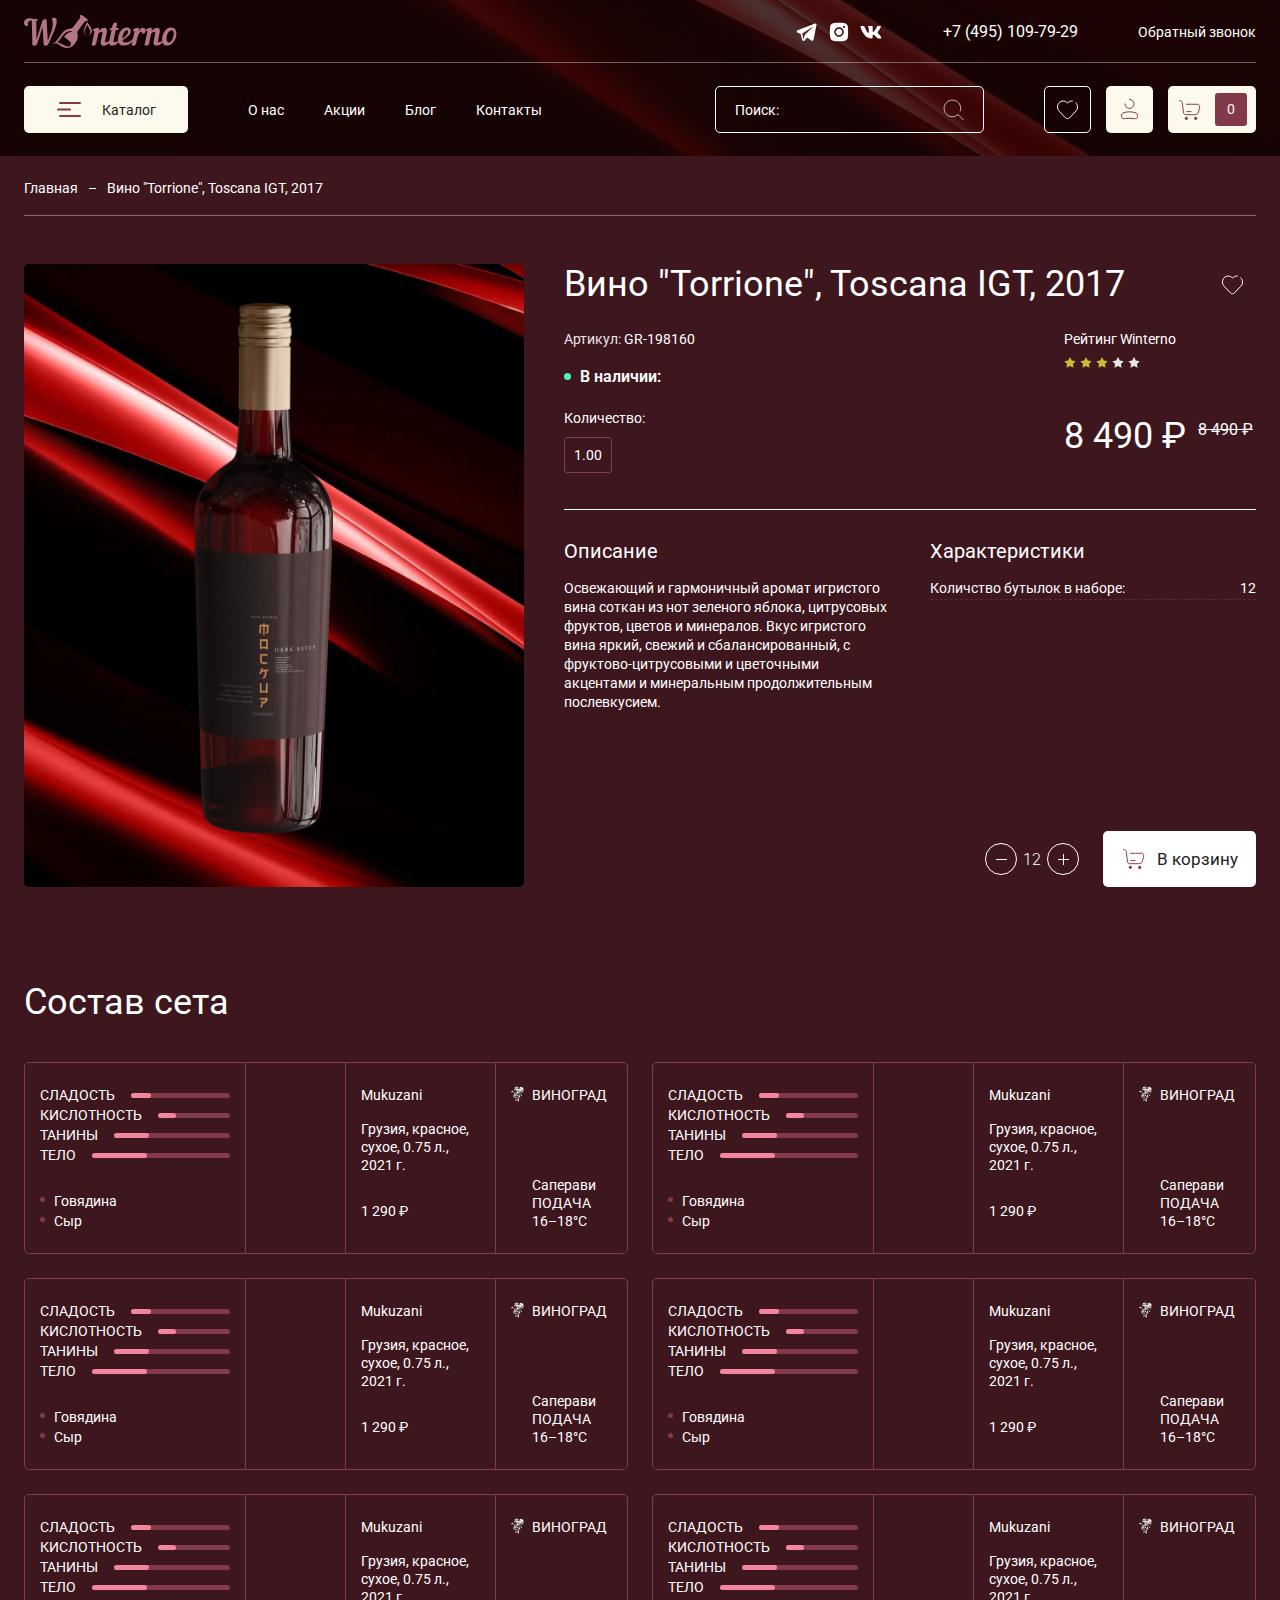
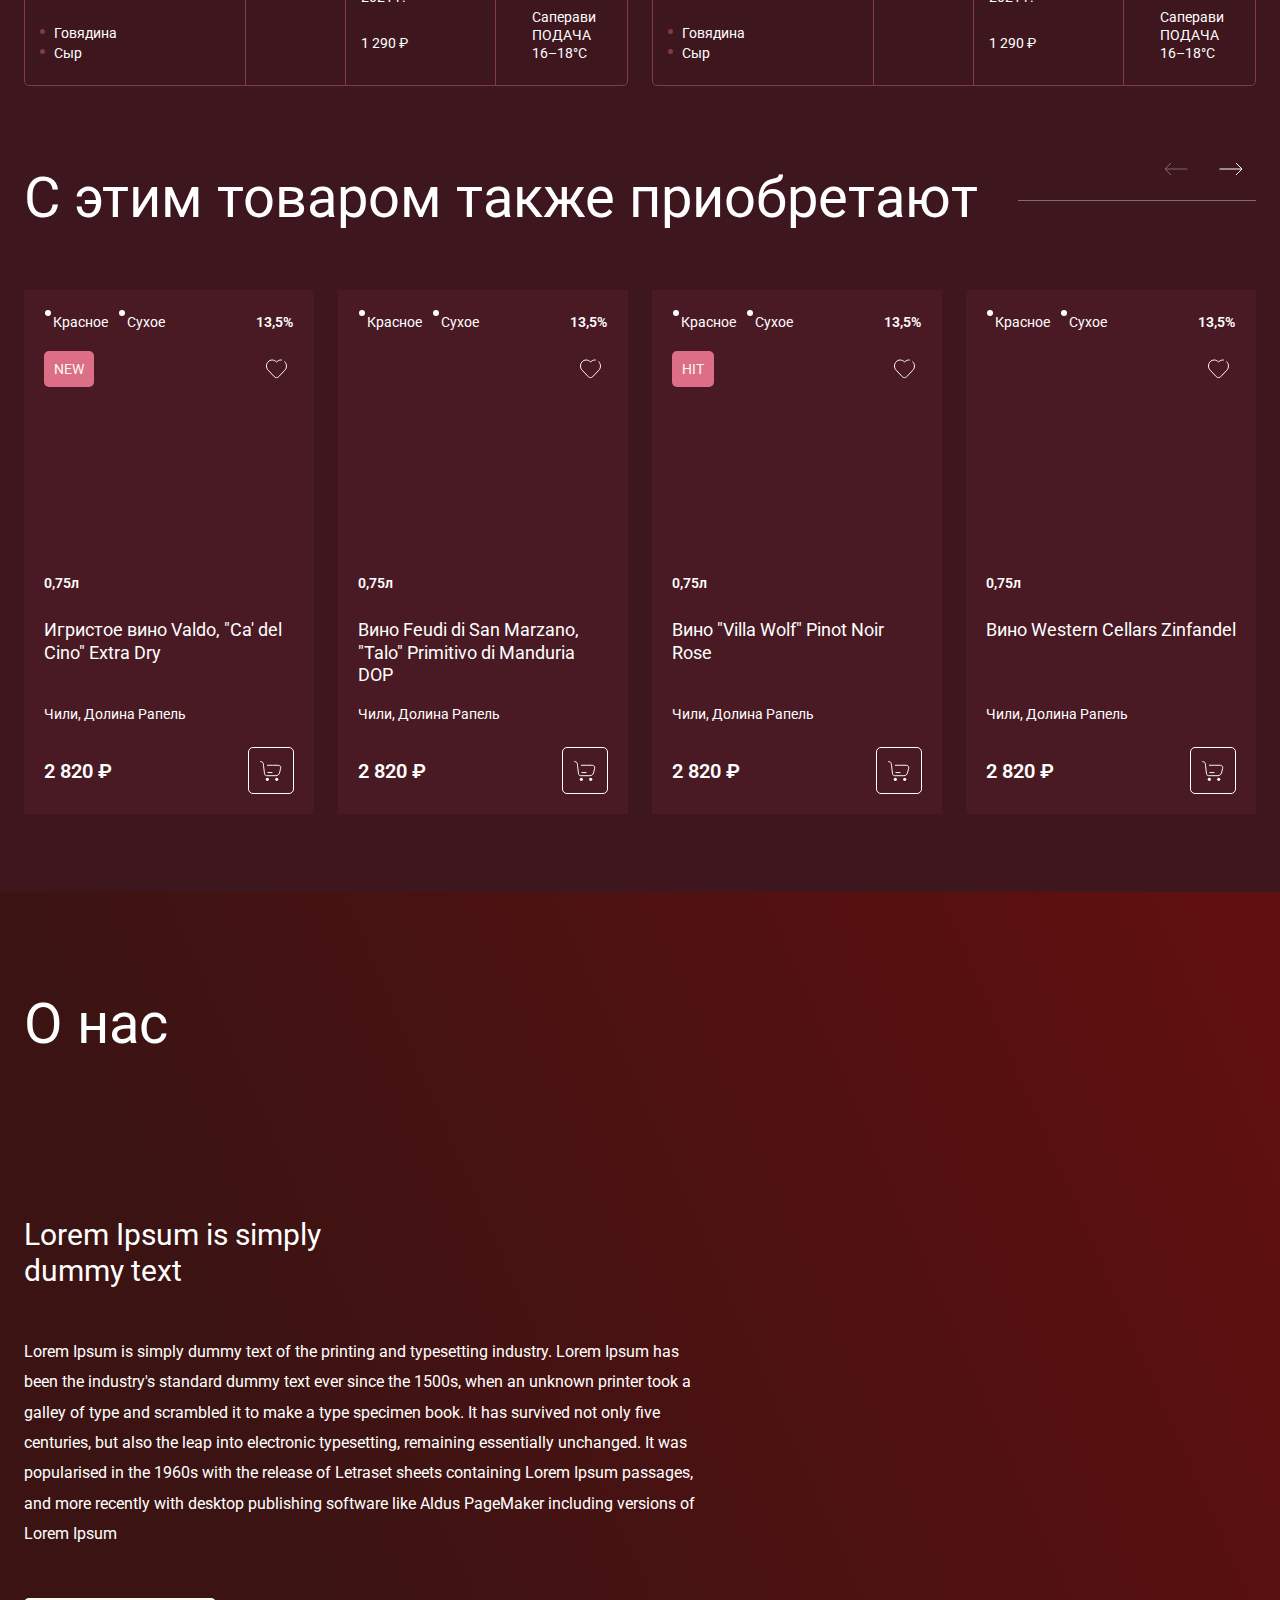
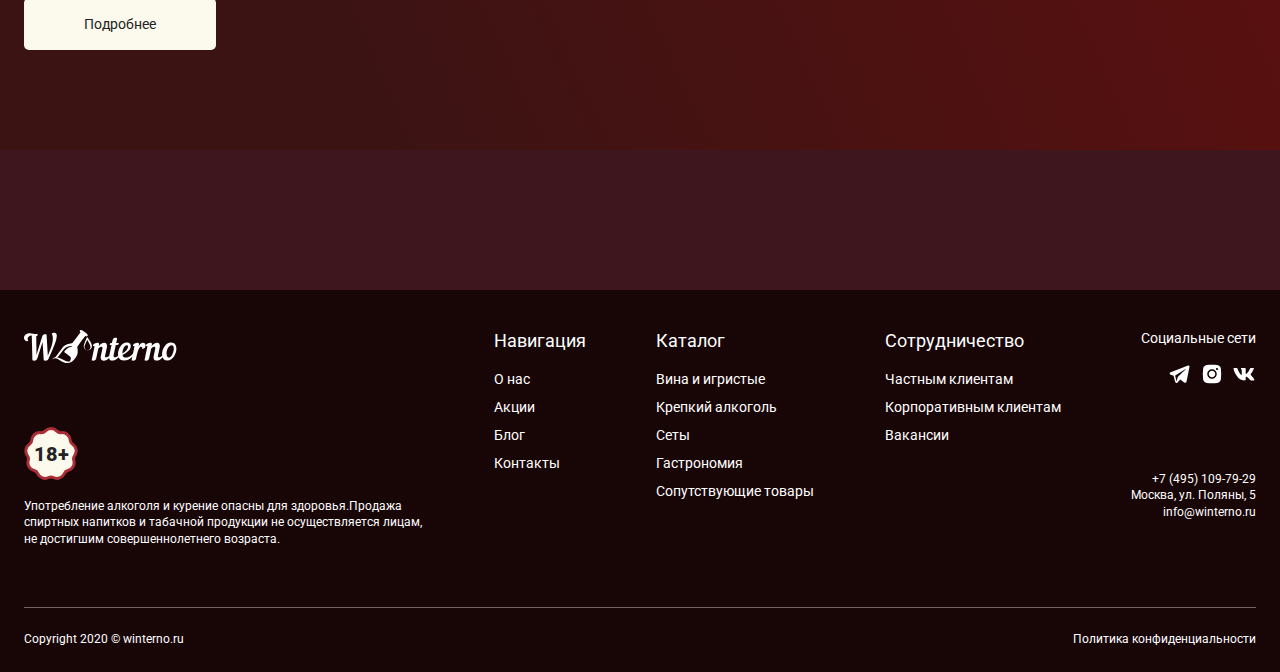
<file: product3.html>
<!DOCTYPE html>
<html lang="ru">
	<head>
		<meta http-equiv="Content-Type" content="text/html; charset=utf-8">

		<!-- Адаптирование страницы для мобильных устройств -->
		<meta name="viewport" content="width=device-width, initial-scale=1, maximum-scale=1">

		<!-- Запрет распознования номера телефона -->
		<meta name="format-detection" content="telephone=no">
		<meta name="SKYPE_TOOLBAR" content ="SKYPE_TOOLBAR_PARSER_COMPATIBLE">

		<!-- Заголовок страницы -->
		<title>Заголовок страницы</title>

		<!-- Данное значение часто используют(использовали) поисковые системы -->
		<meta name="description" content="">
		<meta name="keywords" content="">

		<!-- Изменение цвета панели моб. браузера -->
		<meta name="msapplication-TileColor" content="#6AB12F">
		<meta name="theme-color" content="#6AB12F">

		<!-- Подключение шрифтов с гугла -->
		<link rel="preconnect" href="https://fonts.googleapis.com">
		<link rel="preconnect" href="https://fonts.gstatic.com" crossorigin>
		<link href="https://fonts.googleapis.com/css2?family=Inter&family=Jacques+Francois&family=Road+Rage&family=Roboto:ital,wght@0,300;0,400;0,500;0,700;0,900;1,300;1,400;1,500;1,700;1,900&display=swap" rel="stylesheet">

		<!-- Подключение файлов стилей -->
		<link rel="stylesheet" href="css/swiper-bundle.min.css" async>
		<link rel="stylesheet" href="css/swiper.css" async>
		<link rel="stylesheet" href="css/fancybox.css" async>
		<link rel="stylesheet" href="css/ion.rangeSlider.css" async>
		<link rel="stylesheet" href="css/styles.css" async>

		<link rel="stylesheet" href="css/response_1487.css" media="print, (max-width: 1487px)" async>
		<link rel="stylesheet" href="css/response_1439.css" media="print, (max-width: 1439px)" async>
		<link rel="stylesheet" href="css/response_1279.css" media="print, (max-width: 1279px)" async>
		<link rel="stylesheet" href="css/response_1023.css" media="print, (max-width: 1023px)" async>
		<link rel="stylesheet" href="css/response_767.css" media="print, (max-width: 767px)" async>
		<link rel="stylesheet" href="css/response_479.css" media="(max-width: 479px)" async>
	</head>

	<body>
		<div class="wrap">
			<div class="main">
				<header>
					<button class="mob_close_btn"></button>

					<div class="scroll">
						<div class="top">
							<div class="cont row">
								<a href="/" class="logo">
									<img src="images/logo.svg" alt="">
								</a>

								<div class="socials">
									<a href="/" target="_blank" rel="noopener nofollow" class="telegram_link">
										<svg class="icon"><use xlink:href="images/sprite.svg#ic_telegram"></use></svg>
									</a>

									<a href="/" target="_blank" rel="noopener nofollow" class="instagram_link">
										<svg class="icon"><use xlink:href="images/sprite.svg#ic_instagram"></use></svg>
									</a>

									<a href="/" target="_blank" rel="noopener nofollow" class="vk_link">
										<svg class="icon"><use xlink:href="images/sprite.svg#ic_vk"></use></svg>
									</a>
								</div>

								<div class="phone">
									<a href="tel:+74951097929">+7 (495) 109-79-29</a>
								</div>

								<button class="callback_btn modal_btn" data-modal="callback_modal">Обратный звонок</button>
							</div>
						</div>

						<div class="bottom">
							<div class="cont row">
								<div class="catalog modal_cont">
									<button class="btn mini_modal_btn" data-modal-id="catalog_modal">
										<svg class="icon"><use xlink:href="images/sprite.svg#ic_menu"></use></svg>
										<span>Каталог</span>
									</button>

									<div class="mini_modal" id="catalog_modal">
										<div class="row">
											<a href="/" class="category">
												<div class="thumb">
													<img data-src="images/tmp/catalog_thumb1.png" alt="" class="lazyload">
												</div>

												<div class="name">Вина и игристые</div>
											</a>

											<a href="/" class="category">
												<div class="thumb">
													<img data-src="images/tmp/catalog_thumb2.png" alt="" class="lazyload">
												</div>

												<div class="name">Крепкий алкоголь</div>
											</a>

											<a href="/" class="category">
												<div class="thumb">
													<img data-src="images/tmp/catalog_thumb3.png" alt="" class="lazyload">
												</div>

												<div class="name">Сеты</div>
											</a>

											<a href="/" class="category">
												<div class="thumb">
													<img data-src="images/tmp/catalog_thumb4.png" alt="" class="lazyload">
												</div>

												<div class="name">Гастрономия</div>
											</a>

											<a href="/" class="category">
												<div class="thumb">
													<img data-src="images/tmp/catalog_thumb5.png" alt="" class="lazyload">
												</div>

												<div class="name">Сопутствующие товары</div>
											</a>
										</div>

										<div class="overlay"></div>
									</div>
								</div>

								<nav class="menu row">
									<div class="menu_item">
										<a href="/">О нас</a>
									</div>

									<div class="menu_item">
										<a href="/">Акции</a>
									</div>

									<div class="menu_item">
										<a href="/">Блог</a>
									</div>

									<div class="menu_item">
										<a href="/">Контакты</a>
									</div>
								</nav>

								<div class="search">
									<form action="">
										<input type="text" name="" value="" class="input" placeholder="Поиск:">

										<button type="submit" class="submit_btn">
											<svg class="icon"><use xlink:href="images/sprite.svg#ic_search"></use></svg>
										</button>
									</form>
								</div>

								<div class="btns">
									<a href="/" class="btn favorite_link">
										<svg class="icon"><use xlink:href="images/sprite.svg#ic_favorite"></use></svg>
									</a>

									<button class="btn account_btn modal_btn" data-modal="login_modal">
										<svg class="icon"><use xlink:href="images/sprite.svg#ic_user"></use></svg>
									</button>

									<a href="/" class="btn cart_link">
										<svg class="icon"><use xlink:href="images/sprite.svg#ic_cart"></use></svg>
										<span>0</span>
									</a>
								</div>
							</div>
						</div>
					</div>

					<img data-src="images/bg_header.jpg" alt="" class="bg lazyload">
				</header>


				<section class="mob_header">
					<div class="cont row">
						<a href="/" class="logo">
							<img src="images/logo.svg" alt="">
						</a>

						<div class="btns">
							<a href="/" class="btn favorite_link">
								<svg class="icon"><use xlink:href="images/sprite.svg#ic_favorite"></use></svg>
							</a>

							<button class="btn account_btn modal_btn" data-modal="login_modal">
								<svg class="icon"><use xlink:href="images/sprite.svg#ic_user"></use></svg>
							</button>

							<a href="/" class="btn cart_link">
								<svg class="icon"><use xlink:href="images/sprite.svg#ic_cart"></use></svg>
								<span>0</span>
							</a>

							<button class="btn mob_menu_btn">
								<svg class="icon"><use xlink:href="images/sprite.svg#ic_menu"></use></svg>
							</button>
						</div>
					</div>

					<img data-src="images/bg_header.jpg" alt="" class="bg lazyload">
				</section>


				<section class="page_head">
					<div class="cont">
						<div class="breadcrumbs">
							<a href="/">Главная</a> <span class="sep"></span>
							<span class="current">Вино "Torrione", Toscana IGT, 2017</span>
						</div>
					</div>
				</section>


				<section class="product_info">
					<div class="cont row">
						<div class="image">
							<img data-src="images/tmp/product_img.png" alt="" class="lazyload">
						</div>

						<div class="data">
							<div class="row">
								<h1 class="product_name">Вино "Torrione", Toscana IGT, 2017</h1>

								<button class="favorite_btn">
									<svg class="icon"><use xlink:href="images/sprite.svg#ic_favorite"></use></svg>
								</button>
							</div>

							<div class="row">
								<div class="col">
									<div class="articul">Артикул: <span>GR-198160</span></div>

									<div class="status green">В наличии:</div>

									<div class="quantity">
										<div class="label">Количество:</div>
										<div class="val">1.00</div>
									</div>
								</div>

								<div class="col">
									<div class="rating">
										<div class="label">Рейтинг Winterno</div>

										<div class="stars">
											<svg class="icon yellow"><use xlink:href="images/sprite.svg#ic_star"></use></svg>
											<svg class="icon yellow"><use xlink:href="images/sprite.svg#ic_star"></use></svg>
											<svg class="icon yellow"><use xlink:href="images/sprite.svg#ic_star"></use></svg>
											<svg class="icon"><use xlink:href="images/sprite.svg#ic_star"></use></svg>
											<svg class="icon"><use xlink:href="images/sprite.svg#ic_star"></use></svg>
										</div>
									</div>

									<div class="price">
										<div>8 490 ₽</div>
										<div class="old">8 490 ₽</div>
									</div>
								</div>
							</div>

							<div class="hr"></div>

							<div class="row">
								<div class="desc">
									<div class="title">Описание</div>

									<div class="text_block">
										<p>Освежающий и гармоничный аромат игристого вина соткан из нот зеленого яблока, цитрусовых фруктов, цветов и минералов. Вкус игристого вина яркий, свежий  и сбалансированный, с фруктово-цитрусовыми и цветочными акцентами и минеральным продолжительным послевкусием.</p>
									</div>
								</div>

								<div class="features">
									<div class="title">Характеристики</div>

									<div class="item">
										<div class="label">Количство бутылок в наборе:</div>
										<div class="val">12</div>
									</div>
								</div>
							</div>

							<div class="buy row">
								<div class="amount">
									<button type="button" class="minus"></button>

									<input type="text" value="12" class="input"
									  data-minimum="1" data-maximum="99" data-step="1" data-unit="" maxlength="2">

									<button type="button" class="plus"></button>
								</div>

								<button class="buy_btn">
									<svg class="icon"><use xlink:href="images/sprite.svg#ic_cart"></use></svg>
									<span>В корзину</span>
								</button>
							</div>
						</div>
					</div>
				</section>


				<section class="set_composition">
					<div class="cont">
						<div class="block_title">Состав сета</div>

						<div class="row">
							<div class="product">
								<div class="compound">
									<div class="params">
										<div>
											<span>СЛАДОСТЬ</span>
											<div class="progressbar"><div style="width: 20%"></div></div>
										</div>

										<div>
											<span>КИСЛОТНОСТЬ</span>
											<div class="progressbar"><div style="width: 25%"></div></div>
										</div>

										<div>
											<span>ТАНИНЫ</span>
											<div class="progressbar"><div style="width: 30%"></div></div>
										</div>

										<div>
											<span>ТЕЛО</span>
											<div class="progressbar"><div style="width: 40%"></div></div>
										</div>
									</div>

									<div class="snack">
										<div>Говядина</div>
										<div>Сыр</div>
									</div>
								</div>

								<div class="thumb">
									<img data-src="images/tmp/product_thumb3.png" alt="" class="lazyload">
								</div>

								<div class="info">
									<div class="name">Mukuzani</div>

									<div class="desc">Грузия, красное, сухое, 0.75 л., 2021 г.</div>

									<div class="price">1 290 ₽</div>
								</div>

								<div class="col_right">
									<div class="grape">
										<img src="images/ic_grape.svg" alt="" class="icon">
										<span>ВИНОГРАД</span>
									</div>

									<div class="innings">Саперави<br> ПОДАЧА 16–18°С</div>
								</div>
							</div>

							<div class="product">
								<div class="compound">
									<div class="params">
										<div>
											<span>СЛАДОСТЬ</span>
											<div class="progressbar"><div style="width: 20%"></div></div>
										</div>

										<div>
											<span>КИСЛОТНОСТЬ</span>
											<div class="progressbar"><div style="width: 25%"></div></div>
										</div>

										<div>
											<span>ТАНИНЫ</span>
											<div class="progressbar"><div style="width: 30%"></div></div>
										</div>

										<div>
											<span>ТЕЛО</span>
											<div class="progressbar"><div style="width: 40%"></div></div>
										</div>
									</div>

									<div class="snack">
										<div>Говядина</div>
										<div>Сыр</div>
									</div>
								</div>

								<div class="thumb">
									<img data-src="images/tmp/product_thumb3.png" alt="" class="lazyload">
								</div>

								<div class="info">
									<div class="name">Mukuzani</div>

									<div class="desc">Грузия, красное, сухое, 0.75 л., 2021 г.</div>

									<div class="price">1 290 ₽</div>
								</div>

								<div class="col_right">
									<div class="grape">
										<img src="images/ic_grape.svg" alt="" class="icon">
										<span>ВИНОГРАД</span>
									</div>

									<div class="innings">Саперави<br> ПОДАЧА 16–18°С</div>
								</div>
							</div>

							<div class="product">
								<div class="compound">
									<div class="params">
										<div>
											<span>СЛАДОСТЬ</span>
											<div class="progressbar"><div style="width: 20%"></div></div>
										</div>

										<div>
											<span>КИСЛОТНОСТЬ</span>
											<div class="progressbar"><div style="width: 25%"></div></div>
										</div>

										<div>
											<span>ТАНИНЫ</span>
											<div class="progressbar"><div style="width: 30%"></div></div>
										</div>

										<div>
											<span>ТЕЛО</span>
											<div class="progressbar"><div style="width: 40%"></div></div>
										</div>
									</div>

									<div class="snack">
										<div>Говядина</div>
										<div>Сыр</div>
									</div>
								</div>

								<div class="thumb">
									<img data-src="images/tmp/product_thumb3.png" alt="" class="lazyload">
								</div>

								<div class="info">
									<div class="name">Mukuzani</div>

									<div class="desc">Грузия, красное, сухое, 0.75 л., 2021 г.</div>

									<div class="price">1 290 ₽</div>
								</div>

								<div class="col_right">
									<div class="grape">
										<img src="images/ic_grape.svg" alt="" class="icon">
										<span>ВИНОГРАД</span>
									</div>

									<div class="innings">Саперави<br> ПОДАЧА 16–18°С</div>
								</div>
							</div>

							<div class="product">
								<div class="compound">
									<div class="params">
										<div>
											<span>СЛАДОСТЬ</span>
											<div class="progressbar"><div style="width: 20%"></div></div>
										</div>

										<div>
											<span>КИСЛОТНОСТЬ</span>
											<div class="progressbar"><div style="width: 25%"></div></div>
										</div>

										<div>
											<span>ТАНИНЫ</span>
											<div class="progressbar"><div style="width: 30%"></div></div>
										</div>

										<div>
											<span>ТЕЛО</span>
											<div class="progressbar"><div style="width: 40%"></div></div>
										</div>
									</div>

									<div class="snack">
										<div>Говядина</div>
										<div>Сыр</div>
									</div>
								</div>

								<div class="thumb">
									<img data-src="images/tmp/product_thumb3.png" alt="" class="lazyload">
								</div>

								<div class="info">
									<div class="name">Mukuzani</div>

									<div class="desc">Грузия, красное, сухое, 0.75 л., 2021 г.</div>

									<div class="price">1 290 ₽</div>
								</div>

								<div class="col_right">
									<div class="grape">
										<img src="images/ic_grape.svg" alt="" class="icon">
										<span>ВИНОГРАД</span>
									</div>

									<div class="innings">Саперави<br> ПОДАЧА 16–18°С</div>
								</div>
							</div>

							<div class="product">
								<div class="compound">
									<div class="params">
										<div>
											<span>СЛАДОСТЬ</span>
											<div class="progressbar"><div style="width: 20%"></div></div>
										</div>

										<div>
											<span>КИСЛОТНОСТЬ</span>
											<div class="progressbar"><div style="width: 25%"></div></div>
										</div>

										<div>
											<span>ТАНИНЫ</span>
											<div class="progressbar"><div style="width: 30%"></div></div>
										</div>

										<div>
											<span>ТЕЛО</span>
											<div class="progressbar"><div style="width: 40%"></div></div>
										</div>
									</div>

									<div class="snack">
										<div>Говядина</div>
										<div>Сыр</div>
									</div>
								</div>

								<div class="thumb">
									<img data-src="images/tmp/product_thumb3.png" alt="" class="lazyload">
								</div>

								<div class="info">
									<div class="name">Mukuzani</div>

									<div class="desc">Грузия, красное, сухое, 0.75 л., 2021 г.</div>

									<div class="price">1 290 ₽</div>
								</div>

								<div class="col_right">
									<div class="grape">
										<img src="images/ic_grape.svg" alt="" class="icon">
										<span>ВИНОГРАД</span>
									</div>

									<div class="innings">Саперави<br> ПОДАЧА 16–18°С</div>
								</div>
							</div>

							<div class="product">
								<div class="compound">
									<div class="params">
										<div>
											<span>СЛАДОСТЬ</span>
											<div class="progressbar"><div style="width: 20%"></div></div>
										</div>

										<div>
											<span>КИСЛОТНОСТЬ</span>
											<div class="progressbar"><div style="width: 25%"></div></div>
										</div>

										<div>
											<span>ТАНИНЫ</span>
											<div class="progressbar"><div style="width: 30%"></div></div>
										</div>

										<div>
											<span>ТЕЛО</span>
											<div class="progressbar"><div style="width: 40%"></div></div>
										</div>
									</div>

									<div class="snack">
										<div>Говядина</div>
										<div>Сыр</div>
									</div>
								</div>

								<div class="thumb">
									<img data-src="images/tmp/product_thumb3.png" alt="" class="lazyload">
								</div>

								<div class="info">
									<div class="name">Mukuzani</div>

									<div class="desc">Грузия, красное, сухое, 0.75 л., 2021 г.</div>

									<div class="price">1 290 ₽</div>
								</div>

								<div class="col_right">
									<div class="grape">
										<img src="images/ic_grape.svg" alt="" class="icon">
										<span>ВИНОГРАД</span>
									</div>

									<div class="innings">Саперави<br> ПОДАЧА 16–18°С</div>
								</div>
							</div>
						</div>
					</div>
				</section>


				<section class="products">
					<div class="cont">
						<div class="block_head">
							<div class="title"><div>С этим товаром также приобретают</div></div>
						</div>

						<div class="swiper">
							<div class="swiper-wrapper">
								<div class="swiper-slide">
									<div class="product">
										<div class="types">
											<div>Красное</div>
											<div>Сухое</div>
										</div>

										<div class="strength">13,5%</div>

										<div class="thumb">
											<div class="stickers">
												<div><div class="sticker pink">new</div></div>
											</div>

											<button class="favorite_btn">
												<svg class="icon"><use xlink:href="images/sprite.svg#ic_favorite"></use></svg>
											</button>

											<a href="/">
												<img data-src="images/tmp/product_thumb1.png" alt="" class="swiper-lazy">
											</a>

											<div class="volume">0,75л</div>
										</div>

										<div class="name">
											<a href="/">Игристое вино Valdo, "Ca' del Cino" Extra Dry</a>
										</div>

										<div class="desc">Чили, Долина Рапель</div>

										<div class="buy">
											<div class="price">2 820 ₽</div>

											<button class="buy_btn">
												<svg class="icon"><use xlink:href="images/sprite.svg#ic_cart"></use></svg>
											</button>
										</div>
									</div>
								</div>

								<div class="swiper-slide">
									<div class="product">
										<div class="types">
											<div>Красное</div>
											<div>Сухое</div>
										</div>

										<div class="strength">13,5%</div>

										<div class="thumb">
											<button class="favorite_btn">
												<svg class="icon"><use xlink:href="images/sprite.svg#ic_favorite"></use></svg>
											</button>

											<a href="/">
												<img data-src="images/tmp/product_thumb2.png" alt="" class="swiper-lazy">
											</a>

											<div class="volume">0,75л</div>
										</div>

										<div class="name">
											<a href="/">Вино Feudi di San Marzano, "Talo" Primitivo di Manduria DOP</a>
										</div>

										<div class="desc">Чили, Долина Рапель</div>

										<div class="buy">
											<div class="price">2 820 ₽</div>

											<button class="buy_btn">
												<svg class="icon"><use xlink:href="images/sprite.svg#ic_cart"></use></svg>
											</button>
										</div>
									</div>
								</div>

								<div class="swiper-slide">
									<div class="product">
										<div class="types">
											<div>Красное</div>
											<div>Сухое</div>
										</div>

										<div class="strength">13,5%</div>

										<div class="thumb">
											<div class="stickers">
												<div><div class="sticker pink">hit</div></div>
											</div>

											<button class="favorite_btn">
												<svg class="icon"><use xlink:href="images/sprite.svg#ic_favorite"></use></svg>
											</button>

											<a href="/">
												<img data-src="images/tmp/product_thumb3.png" alt="" class="swiper-lazy">
											</a>

											<div class="volume">0,75л</div>
										</div>

										<div class="name">
											<a href="/">Вино "Villa Wolf" Pinot Noir Rose</a>
										</div>

										<div class="desc">Чили, Долина Рапель</div>

										<div class="buy">
											<div class="price">2 820 ₽</div>

											<button class="buy_btn">
												<svg class="icon"><use xlink:href="images/sprite.svg#ic_cart"></use></svg>
											</button>
										</div>
									</div>
								</div>

								<div class="swiper-slide">
									<div class="product">
										<div class="types">
											<div>Красное</div>
											<div>Сухое</div>
										</div>

										<div class="strength">13,5%</div>

										<div class="thumb">
											<button class="favorite_btn">
												<svg class="icon"><use xlink:href="images/sprite.svg#ic_favorite"></use></svg>
											</button>

											<a href="/">
												<img data-src="images/tmp/product_thumb4.png" alt="" class="swiper-lazy">
											</a>

											<div class="volume">0,75л</div>
										</div>

										<div class="name">
											<a href="/">Вино Western Cellars Zinfandel</a>
										</div>

										<div class="desc">Чили, Долина Рапель</div>

										<div class="buy">
											<div class="price">2 820 ₽</div>

											<button class="buy_btn">
												<svg class="icon"><use xlink:href="images/sprite.svg#ic_cart"></use></svg>
											</button>
										</div>
									</div>
								</div>

								<div class="swiper-slide">
									<div class="product">
										<div class="types">
											<div>Красное</div>
											<div>Сухое</div>
										</div>

										<div class="strength">13,5%</div>

										<div class="thumb">
											<div class="stickers">
												<div><div class="sticker pink">new</div></div>
											</div>

											<button class="favorite_btn">
												<svg class="icon"><use xlink:href="images/sprite.svg#ic_favorite"></use></svg>
											</button>

											<a href="/">
												<img data-src="images/tmp/product_thumb1.png" alt="" class="swiper-lazy">
											</a>

											<div class="volume">0,75л</div>
										</div>

										<div class="name">
											<a href="/">Игристое вино Valdo, "Ca' del Cino" Extra Dry</a>
										</div>

										<div class="desc">Чили, Долина Рапель</div>

										<div class="buy">
											<div class="price">2 820 ₽</div>

											<button class="buy_btn">
												<svg class="icon"><use xlink:href="images/sprite.svg#ic_cart"></use></svg>
											</button>
										</div>
									</div>
								</div>

								<div class="swiper-slide">
									<div class="product">
										<div class="types">
											<div>Красное</div>
											<div>Сухое</div>
										</div>

										<div class="strength">13,5%</div>

										<div class="thumb">
											<button class="favorite_btn">
												<svg class="icon"><use xlink:href="images/sprite.svg#ic_favorite"></use></svg>
											</button>

											<a href="/">
												<img data-src="images/tmp/product_thumb2.png" alt="" class="swiper-lazy">
											</a>

											<div class="volume">0,75л</div>
										</div>

										<div class="name">
											<a href="/">Вино Feudi di San Marzano, "Talo" Primitivo di Manduria DOP</a>
										</div>

										<div class="desc">Чили, Долина Рапель</div>

										<div class="buy">
											<div class="price">2 820 ₽</div>

											<button class="buy_btn">
												<svg class="icon"><use xlink:href="images/sprite.svg#ic_cart"></use></svg>
											</button>
										</div>
									</div>
								</div>

								<div class="swiper-slide">
									<div class="product">
										<div class="types">
											<div>Красное</div>
											<div>Сухое</div>
										</div>

										<div class="strength">13,5%</div>

										<div class="thumb">
											<div class="stickers">
												<div><div class="sticker pink">hit</div></div>
											</div>

											<button class="favorite_btn">
												<svg class="icon"><use xlink:href="images/sprite.svg#ic_favorite"></use></svg>
											</button>

											<a href="/">
												<img data-src="images/tmp/product_thumb3.png" alt="" class="swiper-lazy">
											</a>

											<div class="volume">0,75л</div>
										</div>

										<div class="name">
											<a href="/">Вино "Villa Wolf" Pinot Noir Rose</a>
										</div>

										<div class="desc">Чили, Долина Рапель</div>

										<div class="buy">
											<div class="price">2 820 ₽</div>

											<button class="buy_btn">
												<svg class="icon"><use xlink:href="images/sprite.svg#ic_cart"></use></svg>
											</button>
										</div>
									</div>
								</div>

								<div class="swiper-slide">
									<div class="product">
										<div class="types">
											<div>Красное</div>
											<div>Сухое</div>
										</div>

										<div class="strength">13,5%</div>

										<div class="thumb">
											<button class="favorite_btn">
												<svg class="icon"><use xlink:href="images/sprite.svg#ic_favorite"></use></svg>
											</button>

											<a href="/">
												<img data-src="images/tmp/product_thumb4.png" alt="" class="swiper-lazy">
											</a>

											<div class="volume">0,75л</div>
										</div>

										<div class="name">
											<a href="/">Вино Western Cellars Zinfandel</a>
										</div>

										<div class="desc">Чили, Долина Рапель</div>

										<div class="buy">
											<div class="price">2 820 ₽</div>

											<button class="buy_btn">
												<svg class="icon"><use xlink:href="images/sprite.svg#ic_cart"></use></svg>
											</button>
										</div>
									</div>
								</div>
							</div>

							<div class="swiper-button-prev">
								<svg class="icon"><use xlink:href="images/sprite.svg#ic_arrow_hor"></use></svg>
							</div>

							<div class="swiper-button-next">
								<svg class="icon"><use xlink:href="images/sprite.svg#ic_arrow_hor"></use></svg>
							</div>
						</div>
					</div>
				</section>


				<section class="about_block">
					<div class="cont">
						<div class="data">
							<div class="block_head">
								<div class="title">О нас</div>
							</div>

							<div class="desc text_block">
								<h2>Lorem Ipsum is simply<br> dummy text</h2>

								<p>Lorem Ipsum is simply dummy text of the printing and typesetting industry. Lorem Ipsum has been the industry's standard dummy text ever since the 1500s, when an unknown printer took a galley of type and scrambled it to make a type specimen book. It has survived not only five centuries, but also the leap into electronic typesetting, remaining essentially unchanged. It was popularised in the 1960s with the release of Letraset sheets containing Lorem Ipsum passages, and more recently with desktop publishing software like Aldus PageMaker including versions of Lorem Ipsum</p>
							</div>

							<a href="/" class="link">Подробнее</a>
						</div>
					</div>

					<img data-src="images/about_block_img.jpg" alt="" class="img lazyload">

					<img data-src="images/bg_about_block.jpg" alt="" class="bg lazyload">
				</section>
			</div>


			<footer>
				<div class="top">
					<div class="cont row">
						<div class="col_left">
							<div class="logo">
								<img src="images/logo_white.svg" alt="">
							</div>

							<div class="age">
								<div class="icon">18+</div>

								<div>Употребление алкоголя и курение опасны для здоровья.Продажа спиртных напитков и табачной продукции не осуществляется лицам, не достигшим совершеннолетнего возраста.</div>
							</div>
						</div>

						<div class="links">
							<div class="title">Навигация</div>

							<div class="items">
								<div><a href="/">О нас</a></div>
								<div><a href="/">Акции</a></div>
								<div><a href="/">Блог</a></div>
								<div><a href="/">Контакты</a></div>
							</div>
						</div>

						<div class="links">
							<div class="title">Каталог</div>

							<div class="items">
								<div><a href="/">Вина и игристые</a></div>
								<div><a href="/">Крепкий алкоголь</a></div>
								<div><a href="/">Сеты</a></div>
								<div><a href="/">Гастрономия</a></div>
								<div><a href="/">Сопутствующие товары</a></div>
							</div>
						</div>

						<div class="links">
							<div class="title">Сотрудничество</div>

							<div class="items">
								<div><a href="/">Частным клиентам</a></div>
								<div><a href="/">Корпоративным клиентам</a></div>
								<div><a href="/">Вакансии</a></div>
							</div>
						</div>

						<div class="contacts">
							<div class="socials">
								<div class="title">Социальные сети</div>

								<div class="items">
									<a href="/" target="_blank" rel="noopener nofollow" class="telegram_link">
										<svg class="icon"><use xlink:href="images/sprite.svg#ic_telegram"></use></svg>
									</a>

									<a href="/" target="_blank" rel="noopener nofollow" class="instagram_link">
										<svg class="icon"><use xlink:href="images/sprite.svg#ic_instagram"></use></svg>
									</a>

									<a href="/" target="_blank" rel="noopener nofollow" class="vk_link">
										<svg class="icon"><use xlink:href="images/sprite.svg#ic_vk"></use></svg>
									</a>
								</div>
							</div>

							<div class="phone">
								<a href="tel:+74951097929">+7 (495) 109-79-29</a>
							</div>

							<div class="location">Москва, ул. Поляны, 5</div>

							<div class="email">
								<a href="mailto:info@winterno.ru">info@winterno.ru</a>
							</div>
						</div>
					</div>
				</div>

				<div class="bottom">
					<div class="cont row">
						<div class="copyright">Copyright 2020 &copy; winterno.ru</div>

						<div class="privacy_policy_link">
							<a href="/">Политика конфиденциальности</a>
						</div>
					</div>
				</div>

				<img data-src="images/bg_footer.jpg" alt="" class="bg lazyload">
			</footer>


			<div class="overlay"></div>
		</div>


		<section class="modal" id="confirm_age_modal">
			<div class="modal_title">Вам исполнилось<br> 18 лет?</div>

			<div class="btns">
				<button class="btn close_btn">Да</button>
				<button class="btn">Нет</button>
			</div>

			<img data-src="images/bg_confirm_modal.jpg" alt="" class="bg lazyload">
		</section>


		<section class="modal" id="callback_modal">
			<div class="modal_title">Обратный звонок</div>

			<form action="" class="form">
				<div class="line">
					<div class="field">
						<input type="text" name="" value="" class="input" placeholder="Ваше имя:">
					</div>
				</div>

				<div class="line">
					<div class="field">
						<input type="tel" name="" value="" class="input" placeholder="Телефон:">
					</div>
				</div>

				<div class="submit">
					<button type="submit" class="submit_btn">Отправить</button>
				</div>
			</form>
		</section>


		<section class="modal" id="login_modal">
			<div class="modal_title">Вход</div>

			<form action="" class="form">
				<div class="line">
					<div class="field">
						<input type="email" name="" value="" class="input" placeholder="E-mail: *">
					</div>
				</div>

				<div class="line">
					<div class="field">
						<input type="password" name="" value="" class="input" placeholder="Пароль:">
					</div>
				</div>

				<div class="submit">
					<button class="forgot_btn">Забыли пароль</button>

					<button type="submit" class="submit_btn">Отправить</button>
				</div>
			</form>
		</section>


		<section class="modal" id="register_modal">
			<div class="modal_title">Регистрация</div>

			<form action="" class="form">
				<div class="line">
					<div class="field">
						<input type="email" name="" value="" class="input" placeholder="E-mail: *">
					</div>
				</div>

				<div class="line">
					<div class="field">
						<input type="password" name="" value="" class="input" placeholder="Пароль:">
					</div>
				</div>

				<div class="submit">
					<div class="agree">
						<label>
							<input type="checkbox" name="agree" checked>

							<div class="check">
								<svg><use xlink:href="images/sprite.svg#ic_check"></use></svg>
							</div>

							<div>Нажимая кнопку "Регистрация", я соглашаюсь с <a href="/" target="_blank">Политикой конфиденциальности</a></div>
						</label>
					</div>

					<button type="submit" class="submit_btn">Регистрация</button>
				</div>
			</form>
		</section>


		<!-- Подключение javascript файлов -->
		<script src="js/jquery-3.6.3.min.js"></script>
		<script src="js/functions.js"></script>
		<script src="js/swiper-bundle.min.js"></script>
		<script src="js/fancybox.js"></script>
		<script src="js/ion.rangeSlider.min.js"></script>
		<script src="js/nice-select2.js"></script>
		<script src="js/clipboard.min.js"></script>
		<script src="js/imask.js"></script>
		<script src="js/scripts.js"></script>
	</body>
</html>
</file>
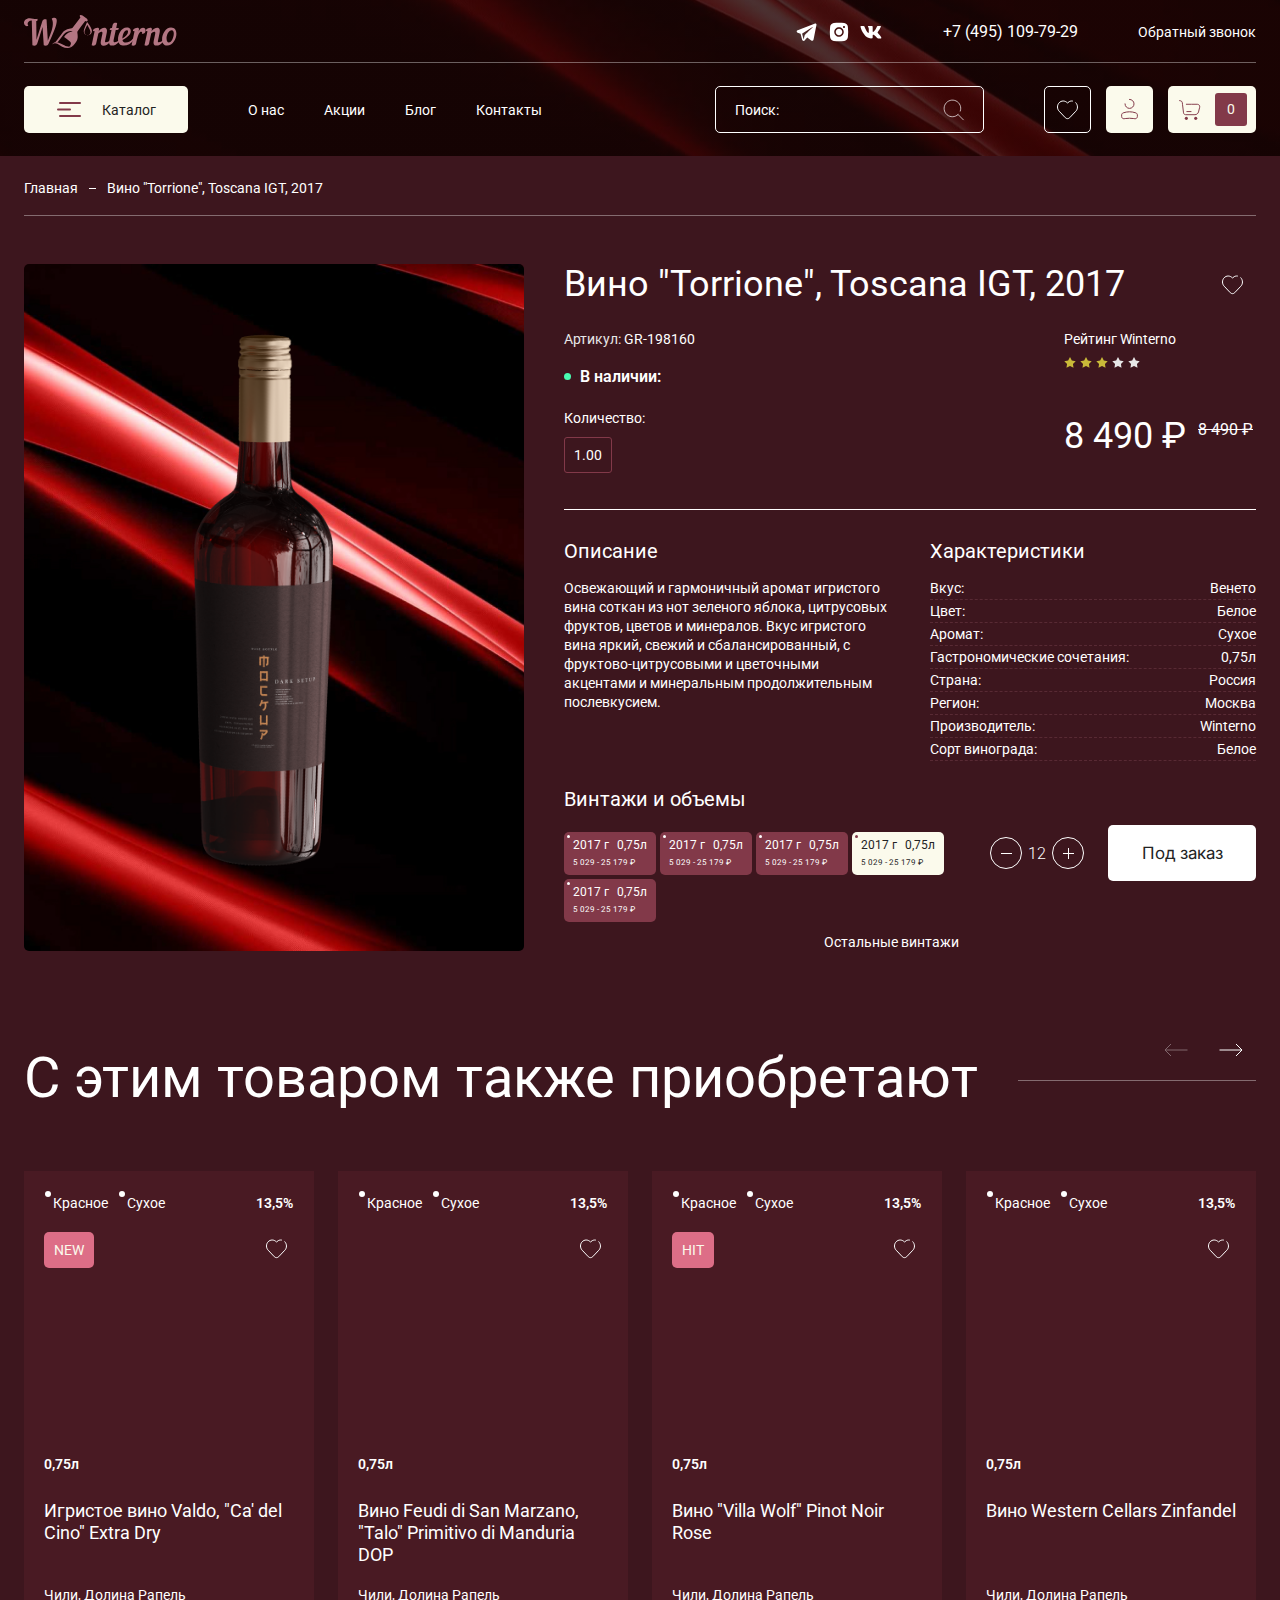
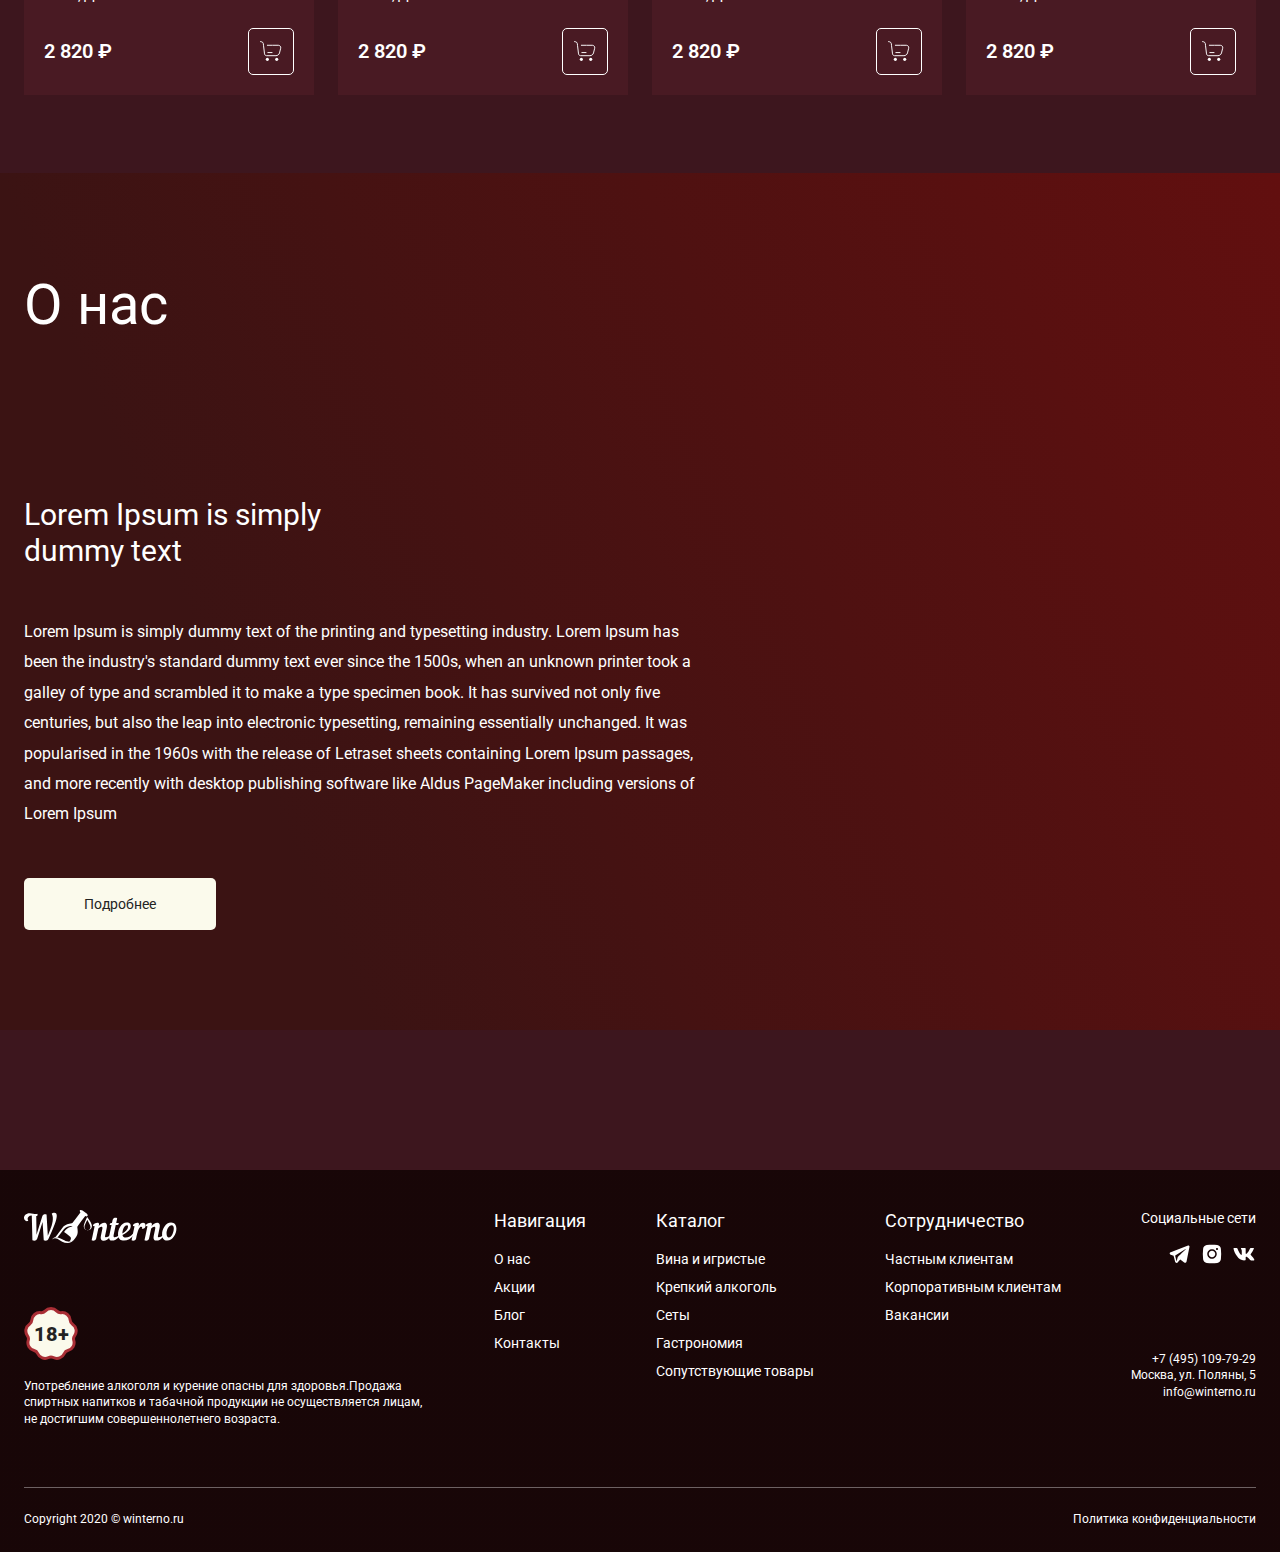
<file: product4.html>
<!DOCTYPE html>
<html lang="ru">
	<head>
		<meta http-equiv="Content-Type" content="text/html; charset=utf-8">

		<!-- Адаптирование страницы для мобильных устройств -->
		<meta name="viewport" content="width=device-width, initial-scale=1, maximum-scale=1">

		<!-- Запрет распознования номера телефона -->
		<meta name="format-detection" content="telephone=no">
		<meta name="SKYPE_TOOLBAR" content ="SKYPE_TOOLBAR_PARSER_COMPATIBLE">

		<!-- Заголовок страницы -->
		<title>Заголовок страницы</title>

		<!-- Данное значение часто используют(использовали) поисковые системы -->
		<meta name="description" content="">
		<meta name="keywords" content="">

		<!-- Изменение цвета панели моб. браузера -->
		<meta name="msapplication-TileColor" content="#6AB12F">
		<meta name="theme-color" content="#6AB12F">

		<!-- Подключение шрифтов с гугла -->
		<link rel="preconnect" href="https://fonts.googleapis.com">
		<link rel="preconnect" href="https://fonts.gstatic.com" crossorigin>
		<link href="https://fonts.googleapis.com/css2?family=Inter&family=Jacques+Francois&family=Road+Rage&family=Roboto:ital,wght@0,300;0,400;0,500;0,700;0,900;1,300;1,400;1,500;1,700;1,900&display=swap" rel="stylesheet">

		<!-- Подключение файлов стилей -->
		<link rel="stylesheet" href="css/swiper-bundle.min.css" async>
		<link rel="stylesheet" href="css/swiper.css" async>
		<link rel="stylesheet" href="css/fancybox.css" async>
		<link rel="stylesheet" href="css/ion.rangeSlider.css" async>
		<link rel="stylesheet" href="css/styles.css" async>

		<link rel="stylesheet" href="css/response_1487.css" media="print, (max-width: 1487px)" async>
		<link rel="stylesheet" href="css/response_1439.css" media="print, (max-width: 1439px)" async>
		<link rel="stylesheet" href="css/response_1279.css" media="print, (max-width: 1279px)" async>
		<link rel="stylesheet" href="css/response_1023.css" media="print, (max-width: 1023px)" async>
		<link rel="stylesheet" href="css/response_767.css" media="print, (max-width: 767px)" async>
		<link rel="stylesheet" href="css/response_479.css" media="(max-width: 479px)" async>
	</head>

	<body>
		<div class="wrap">
			<div class="main">
				<header>
					<button class="mob_close_btn"></button>

					<div class="scroll">
						<div class="top">
							<div class="cont row">
								<a href="/" class="logo">
									<img src="images/logo.svg" alt="">
								</a>

								<div class="socials">
									<a href="/" target="_blank" rel="noopener nofollow" class="telegram_link">
										<svg class="icon"><use xlink:href="images/sprite.svg#ic_telegram"></use></svg>
									</a>

									<a href="/" target="_blank" rel="noopener nofollow" class="instagram_link">
										<svg class="icon"><use xlink:href="images/sprite.svg#ic_instagram"></use></svg>
									</a>

									<a href="/" target="_blank" rel="noopener nofollow" class="vk_link">
										<svg class="icon"><use xlink:href="images/sprite.svg#ic_vk"></use></svg>
									</a>
								</div>

								<div class="phone">
									<a href="tel:+74951097929">+7 (495) 109-79-29</a>
								</div>

								<button class="callback_btn modal_btn" data-modal="callback_modal">Обратный звонок</button>
							</div>
						</div>

						<div class="bottom">
							<div class="cont row">
								<div class="catalog modal_cont">
									<button class="btn mini_modal_btn" data-modal-id="catalog_modal">
										<svg class="icon"><use xlink:href="images/sprite.svg#ic_menu"></use></svg>
										<span>Каталог</span>
									</button>

									<div class="mini_modal" id="catalog_modal">
										<div class="row">
											<a href="/" class="category">
												<div class="thumb">
													<img data-src="images/tmp/catalog_thumb1.png" alt="" class="lazyload">
												</div>

												<div class="name">Вина и игристые</div>
											</a>

											<a href="/" class="category">
												<div class="thumb">
													<img data-src="images/tmp/catalog_thumb2.png" alt="" class="lazyload">
												</div>

												<div class="name">Крепкий алкоголь</div>
											</a>

											<a href="/" class="category">
												<div class="thumb">
													<img data-src="images/tmp/catalog_thumb3.png" alt="" class="lazyload">
												</div>

												<div class="name">Сеты</div>
											</a>

											<a href="/" class="category">
												<div class="thumb">
													<img data-src="images/tmp/catalog_thumb4.png" alt="" class="lazyload">
												</div>

												<div class="name">Гастрономия</div>
											</a>

											<a href="/" class="category">
												<div class="thumb">
													<img data-src="images/tmp/catalog_thumb5.png" alt="" class="lazyload">
												</div>

												<div class="name">Сопутствующие товары</div>
											</a>
										</div>

										<div class="overlay"></div>
									</div>
								</div>

								<nav class="menu row">
									<div class="menu_item">
										<a href="/">О нас</a>
									</div>

									<div class="menu_item">
										<a href="/">Акции</a>
									</div>

									<div class="menu_item">
										<a href="/">Блог</a>
									</div>

									<div class="menu_item">
										<a href="/">Контакты</a>
									</div>
								</nav>

								<div class="search">
									<form action="">
										<input type="text" name="" value="" class="input" placeholder="Поиск:">

										<button type="submit" class="submit_btn">
											<svg class="icon"><use xlink:href="images/sprite.svg#ic_search"></use></svg>
										</button>
									</form>
								</div>

								<div class="btns">
									<a href="/" class="btn favorite_link">
										<svg class="icon"><use xlink:href="images/sprite.svg#ic_favorite"></use></svg>
									</a>

									<button class="btn account_btn modal_btn" data-modal="login_modal">
										<svg class="icon"><use xlink:href="images/sprite.svg#ic_user"></use></svg>
									</button>

									<a href="/" class="btn cart_link">
										<svg class="icon"><use xlink:href="images/sprite.svg#ic_cart"></use></svg>
										<span>0</span>
									</a>
								</div>
							</div>
						</div>
					</div>

					<img data-src="images/bg_header.jpg" alt="" class="bg lazyload">
				</header>


				<section class="mob_header">
					<div class="cont row">
						<a href="/" class="logo">
							<img src="images/logo.svg" alt="">
						</a>

						<div class="btns">
							<a href="/" class="btn favorite_link">
								<svg class="icon"><use xlink:href="images/sprite.svg#ic_favorite"></use></svg>
							</a>

							<button class="btn account_btn modal_btn" data-modal="login_modal">
								<svg class="icon"><use xlink:href="images/sprite.svg#ic_user"></use></svg>
							</button>

							<a href="/" class="btn cart_link">
								<svg class="icon"><use xlink:href="images/sprite.svg#ic_cart"></use></svg>
								<span>0</span>
							</a>

							<button class="btn mob_menu_btn">
								<svg class="icon"><use xlink:href="images/sprite.svg#ic_menu"></use></svg>
							</button>
						</div>
					</div>

					<img data-src="images/bg_header.jpg" alt="" class="bg lazyload">
				</section>


				<section class="page_head">
					<div class="cont">
						<div class="breadcrumbs">
							<a href="/">Главная</a> <span class="sep"></span>
							<span class="current">Вино "Torrione", Toscana IGT, 2017</span>
						</div>
					</div>
				</section>


				<section class="product_info">
					<div class="cont row">
						<div class="image">
							<img data-src="images/tmp/product_img.png" alt="" class="lazyload">
						</div>

						<div class="data">
							<div class="row">
								<h1 class="product_name">Вино "Torrione", Toscana IGT, 2017</h1>

								<button class="favorite_btn">
									<svg class="icon"><use xlink:href="images/sprite.svg#ic_favorite"></use></svg>
								</button>
							</div>

							<div class="row">
								<div class="col">
									<div class="articul">Артикул: <span>GR-198160</span></div>

									<div class="status green">В наличии:</div>

									<div class="quantity">
										<div class="label">Количество:</div>
										<div class="val">1.00</div>
									</div>
								</div>

								<div class="col">
									<div class="rating">
										<div class="label">Рейтинг Winterno</div>

										<div class="stars">
											<svg class="icon yellow"><use xlink:href="images/sprite.svg#ic_star"></use></svg>
											<svg class="icon yellow"><use xlink:href="images/sprite.svg#ic_star"></use></svg>
											<svg class="icon yellow"><use xlink:href="images/sprite.svg#ic_star"></use></svg>
											<svg class="icon"><use xlink:href="images/sprite.svg#ic_star"></use></svg>
											<svg class="icon"><use xlink:href="images/sprite.svg#ic_star"></use></svg>
										</div>
									</div>

									<div class="price">
										<div>8 490 ₽</div>
										<div class="old">8 490 ₽</div>
									</div>
								</div>
							</div>

							<div class="hr"></div>

							<div class="row">
								<div class="desc">
									<div class="title">Описание</div>

									<div class="text_block">
										<p>Освежающий и гармоничный аромат игристого вина соткан из нот зеленого яблока, цитрусовых фруктов, цветов и минералов. Вкус игристого вина яркий, свежий  и сбалансированный, с фруктово-цитрусовыми и цветочными акцентами и минеральным продолжительным послевкусием.</p>
									</div>
								</div>

								<div class="features">
									<div class="title">Характеристики</div>

									<div class="item">
										<div class="label">Вкус:</div>
										<div class="val">Венето</div>
									</div>

									<div class="item">
										<div class="label">Цвет:</div>
										<div class="val">Белое</div>
									</div>

									<div class="item">
										<div class="label">Аромат:</div>
										<div class="val">Сухое</div>
									</div>

									<div class="item">
										<div class="label">Гастрономические сочетания:</div>
										<div class="val">0,75л</div>
									</div>

									<div class="item">
										<div class="label">Страна:</div>
										<div class="val">Россия</div>
									</div>

									<div class="item">
										<div class="label">Регион:</div>
										<div class="val">Москва</div>
									</div>

									<div class="item">
										<div class="label">Производитель:</div>
										<div class="val">Winterno</div>
									</div>

									<div class="item">
										<div class="label">Сорт винограда:</div>
										<div class="val">Белое</div>
									</div>
								</div>
							</div>

							<div class="buy row">
								<div class="volumes">
									<div class="label">Винтажи и объемы</div>

									<div class="vals">
										<label>
											<input type="radio" name="volume">
											<div>
												<div class="year">2017 г</div>
												<div class="volume">0,75л</div>
												<div class="prices">5 029 - 25 179 ₽</div>
											</div>

											<div class="dropdown">
												<div><a href="/">
													<div class="volume">0,75л</div>
													<div class="prices">5 029 - 25 179 ₽</div>
												</a></div>

												<div><a href="/">
													<div class="volume">0,75л</div>
													<div class="prices">5 029 - 25 179 ₽</div>
												</a></div>
											</div>
										</label>

										<label>
											<input type="radio" name="volume">
											<div>
												<div class="year">2017 г</div>
												<div class="volume">0,75л</div>
												<div class="prices">5 029 - 25 179 ₽</div>
											</div>

											<div class="dropdown">
												<div><a href="/">
													<div class="volume">0,75л</div>
													<div class="prices">5 029 - 25 179 ₽</div>
												</a></div>

												<div><a href="/">
													<div class="volume">0,75л</div>
													<div class="prices">5 029 - 25 179 ₽</div>
												</a></div>
											</div>
										</label>

										<label>
											<input type="radio" name="volume">
											<div>
												<div class="year">2017 г</div>
												<div class="volume">0,75л</div>
												<div class="prices">5 029 - 25 179 ₽</div>
											</div>

											<div class="dropdown">
												<div><a href="/">
													<div class="volume">0,75л</div>
													<div class="prices">5 029 - 25 179 ₽</div>
												</a></div>

												<div><a href="/">
													<div class="volume">0,75л</div>
													<div class="prices">5 029 - 25 179 ₽</div>
												</a></div>
											</div>
										</label>

										<label>
											<input type="radio" name="volume" checked>
											<div>
												<div class="year">2017 г</div>
												<div class="volume">0,75л</div>
												<div class="prices">5 029 - 25 179 ₽</div>
											</div>

											<div class="dropdown">
												<div><a href="/">
													<div class="volume">0,75л</div>
													<div class="prices">5 029 - 25 179 ₽</div>
												</a></div>

												<div><a href="/">
													<div class="volume">0,75л</div>
													<div class="prices">5 029 - 25 179 ₽</div>
												</a></div>
											</div>
										</label>

										<label>
											<input type="radio" name="volume">
											<div>
												<div class="year">2017 г</div>
												<div class="volume">0,75л</div>
												<div class="prices">5 029 - 25 179 ₽</div>
											</div>

											<div class="dropdown">
												<div><a href="/">
													<div class="volume">0,75л</div>
													<div class="prices">5 029 - 25 179 ₽</div>
												</a></div>

												<div><a href="/">
													<div class="volume">0,75л</div>
													<div class="prices">5 029 - 25 179 ₽</div>
												</a></div>
											</div>
										</label>

										<label class="hide">
											<input type="radio" name="volume">
											<div>
												<div class="year">2017 г</div>
												<div class="volume">0,75л</div>
												<div class="prices">5 029 - 25 179 ₽</div>
											</div>

											<div class="dropdown">
												<div><a href="/">
													<div class="volume">0,75л</div>
													<div class="prices">5 029 - 25 179 ₽</div>
												</a></div>

												<div><a href="/">
													<div class="volume">0,75л</div>
													<div class="prices">5 029 - 25 179 ₽</div>
												</a></div>
											</div>
										</label>

										<label class="hide">
											<input type="radio" name="volume">
											<div>
												<div class="year">2017 г</div>
												<div class="volume">0,75л</div>
												<div class="prices">5 029 - 25 179 ₽</div>
											</div>

											<div class="dropdown">
												<div><a href="/">
													<div class="volume">0,75л</div>
													<div class="prices">5 029 - 25 179 ₽</div>
												</a></div>

												<div><a href="/">
													<div class="volume">0,75л</div>
													<div class="prices">5 029 - 25 179 ₽</div>
												</a></div>
											</div>
										</label>

										<label class="hide">
											<input type="radio" name="volume">
											<div>
												<div class="year">2017 г</div>
												<div class="volume">0,75л</div>
												<div class="prices">5 029 - 25 179 ₽</div>
											</div>

											<div class="dropdown">
												<div><a href="/">
													<div class="volume">0,75л</div>
													<div class="prices">5 029 - 25 179 ₽</div>
												</a></div>

												<div><a href="/">
													<div class="volume">0,75л</div>
													<div class="prices">5 029 - 25 179 ₽</div>
												</a></div>
											</div>
										</label>
									</div>

									<div class="more_btn">
										<button class="btn">Остальные винтажи</button>
									</div>
								</div>

								<div class="amount">
									<button type="button" class="minus"></button>

									<input type="text" value="12" class="input"
									  data-minimum="1" data-maximum="99" data-step="1" data-unit="" maxlength="2">

									<button type="button" class="plus"></button>
								</div>

								<button class="on_order_btn modal_btn" data-modal="on_order_modal">Под заказ</button>
							</div>
						</div>
					</div>
				</section>


				<section class="products">
					<div class="cont">
						<div class="block_head">
							<div class="title"><div>С этим товаром также приобретают</div></div>
						</div>

						<div class="swiper">
							<div class="swiper-wrapper">
								<div class="swiper-slide">
									<div class="product">
										<div class="types">
											<div>Красное</div>
											<div>Сухое</div>
										</div>

										<div class="strength">13,5%</div>

										<div class="thumb">
											<div class="stickers">
												<div><div class="sticker pink">new</div></div>
											</div>

											<button class="favorite_btn">
												<svg class="icon"><use xlink:href="images/sprite.svg#ic_favorite"></use></svg>
											</button>

											<a href="/">
												<img data-src="images/tmp/product_thumb1.png" alt="" class="swiper-lazy">
											</a>

											<div class="volume">0,75л</div>
										</div>

										<div class="name">
											<a href="/">Игристое вино Valdo, "Ca' del Cino" Extra Dry</a>
										</div>

										<div class="desc">Чили, Долина Рапель</div>

										<div class="buy">
											<div class="price">2 820 ₽</div>

											<button class="buy_btn">
												<svg class="icon"><use xlink:href="images/sprite.svg#ic_cart"></use></svg>
											</button>
										</div>
									</div>
								</div>

								<div class="swiper-slide">
									<div class="product">
										<div class="types">
											<div>Красное</div>
											<div>Сухое</div>
										</div>

										<div class="strength">13,5%</div>

										<div class="thumb">
											<button class="favorite_btn">
												<svg class="icon"><use xlink:href="images/sprite.svg#ic_favorite"></use></svg>
											</button>

											<a href="/">
												<img data-src="images/tmp/product_thumb2.png" alt="" class="swiper-lazy">
											</a>

											<div class="volume">0,75л</div>
										</div>

										<div class="name">
											<a href="/">Вино Feudi di San Marzano, "Talo" Primitivo di Manduria DOP</a>
										</div>

										<div class="desc">Чили, Долина Рапель</div>

										<div class="buy">
											<div class="price">2 820 ₽</div>

											<button class="buy_btn">
												<svg class="icon"><use xlink:href="images/sprite.svg#ic_cart"></use></svg>
											</button>
										</div>
									</div>
								</div>

								<div class="swiper-slide">
									<div class="product">
										<div class="types">
											<div>Красное</div>
											<div>Сухое</div>
										</div>

										<div class="strength">13,5%</div>

										<div class="thumb">
											<div class="stickers">
												<div><div class="sticker pink">hit</div></div>
											</div>

											<button class="favorite_btn">
												<svg class="icon"><use xlink:href="images/sprite.svg#ic_favorite"></use></svg>
											</button>

											<a href="/">
												<img data-src="images/tmp/product_thumb3.png" alt="" class="swiper-lazy">
											</a>

											<div class="volume">0,75л</div>
										</div>

										<div class="name">
											<a href="/">Вино "Villa Wolf" Pinot Noir Rose</a>
										</div>

										<div class="desc">Чили, Долина Рапель</div>

										<div class="buy">
											<div class="price">2 820 ₽</div>

											<button class="buy_btn">
												<svg class="icon"><use xlink:href="images/sprite.svg#ic_cart"></use></svg>
											</button>
										</div>
									</div>
								</div>

								<div class="swiper-slide">
									<div class="product">
										<div class="types">
											<div>Красное</div>
											<div>Сухое</div>
										</div>

										<div class="strength">13,5%</div>

										<div class="thumb">
											<button class="favorite_btn">
												<svg class="icon"><use xlink:href="images/sprite.svg#ic_favorite"></use></svg>
											</button>

											<a href="/">
												<img data-src="images/tmp/product_thumb4.png" alt="" class="swiper-lazy">
											</a>

											<div class="volume">0,75л</div>
										</div>

										<div class="name">
											<a href="/">Вино Western Cellars Zinfandel</a>
										</div>

										<div class="desc">Чили, Долина Рапель</div>

										<div class="buy">
											<div class="price">2 820 ₽</div>

											<button class="buy_btn">
												<svg class="icon"><use xlink:href="images/sprite.svg#ic_cart"></use></svg>
											</button>
										</div>
									</div>
								</div>

								<div class="swiper-slide">
									<div class="product">
										<div class="types">
											<div>Красное</div>
											<div>Сухое</div>
										</div>

										<div class="strength">13,5%</div>

										<div class="thumb">
											<div class="stickers">
												<div><div class="sticker pink">new</div></div>
											</div>

											<button class="favorite_btn">
												<svg class="icon"><use xlink:href="images/sprite.svg#ic_favorite"></use></svg>
											</button>

											<a href="/">
												<img data-src="images/tmp/product_thumb1.png" alt="" class="swiper-lazy">
											</a>

											<div class="volume">0,75л</div>
										</div>

										<div class="name">
											<a href="/">Игристое вино Valdo, "Ca' del Cino" Extra Dry</a>
										</div>

										<div class="desc">Чили, Долина Рапель</div>

										<div class="buy">
											<div class="price">2 820 ₽</div>

											<button class="buy_btn">
												<svg class="icon"><use xlink:href="images/sprite.svg#ic_cart"></use></svg>
											</button>
										</div>
									</div>
								</div>

								<div class="swiper-slide">
									<div class="product">
										<div class="types">
											<div>Красное</div>
											<div>Сухое</div>
										</div>

										<div class="strength">13,5%</div>

										<div class="thumb">
											<button class="favorite_btn">
												<svg class="icon"><use xlink:href="images/sprite.svg#ic_favorite"></use></svg>
											</button>

											<a href="/">
												<img data-src="images/tmp/product_thumb2.png" alt="" class="swiper-lazy">
											</a>

											<div class="volume">0,75л</div>
										</div>

										<div class="name">
											<a href="/">Вино Feudi di San Marzano, "Talo" Primitivo di Manduria DOP</a>
										</div>

										<div class="desc">Чили, Долина Рапель</div>

										<div class="buy">
											<div class="price">2 820 ₽</div>

											<button class="buy_btn">
												<svg class="icon"><use xlink:href="images/sprite.svg#ic_cart"></use></svg>
											</button>
										</div>
									</div>
								</div>

								<div class="swiper-slide">
									<div class="product">
										<div class="types">
											<div>Красное</div>
											<div>Сухое</div>
										</div>

										<div class="strength">13,5%</div>

										<div class="thumb">
											<div class="stickers">
												<div><div class="sticker pink">hit</div></div>
											</div>

											<button class="favorite_btn">
												<svg class="icon"><use xlink:href="images/sprite.svg#ic_favorite"></use></svg>
											</button>

											<a href="/">
												<img data-src="images/tmp/product_thumb3.png" alt="" class="swiper-lazy">
											</a>

											<div class="volume">0,75л</div>
										</div>

										<div class="name">
											<a href="/">Вино "Villa Wolf" Pinot Noir Rose</a>
										</div>

										<div class="desc">Чили, Долина Рапель</div>

										<div class="buy">
											<div class="price">2 820 ₽</div>

											<button class="buy_btn">
												<svg class="icon"><use xlink:href="images/sprite.svg#ic_cart"></use></svg>
											</button>
										</div>
									</div>
								</div>

								<div class="swiper-slide">
									<div class="product">
										<div class="types">
											<div>Красное</div>
											<div>Сухое</div>
										</div>

										<div class="strength">13,5%</div>

										<div class="thumb">
											<button class="favorite_btn">
												<svg class="icon"><use xlink:href="images/sprite.svg#ic_favorite"></use></svg>
											</button>

											<a href="/">
												<img data-src="images/tmp/product_thumb4.png" alt="" class="swiper-lazy">
											</a>

											<div class="volume">0,75л</div>
										</div>

										<div class="name">
											<a href="/">Вино Western Cellars Zinfandel</a>
										</div>

										<div class="desc">Чили, Долина Рапель</div>

										<div class="buy">
											<div class="price">2 820 ₽</div>

											<button class="buy_btn">
												<svg class="icon"><use xlink:href="images/sprite.svg#ic_cart"></use></svg>
											</button>
										</div>
									</div>
								</div>
							</div>

							<div class="swiper-button-prev">
								<svg class="icon"><use xlink:href="images/sprite.svg#ic_arrow_hor"></use></svg>
							</div>

							<div class="swiper-button-next">
								<svg class="icon"><use xlink:href="images/sprite.svg#ic_arrow_hor"></use></svg>
							</div>
						</div>
					</div>
				</section>


				<section class="about_block">
					<div class="cont">
						<div class="data">
							<div class="block_head">
								<div class="title">О нас</div>
							</div>

							<div class="desc text_block">
								<h2>Lorem Ipsum is simply<br> dummy text</h2>

								<p>Lorem Ipsum is simply dummy text of the printing and typesetting industry. Lorem Ipsum has been the industry's standard dummy text ever since the 1500s, when an unknown printer took a galley of type and scrambled it to make a type specimen book. It has survived not only five centuries, but also the leap into electronic typesetting, remaining essentially unchanged. It was popularised in the 1960s with the release of Letraset sheets containing Lorem Ipsum passages, and more recently with desktop publishing software like Aldus PageMaker including versions of Lorem Ipsum</p>
							</div>

							<a href="/" class="link">Подробнее</a>
						</div>
					</div>

					<img data-src="images/about_block_img.jpg" alt="" class="img lazyload">

					<img data-src="images/bg_about_block.jpg" alt="" class="bg lazyload">
				</section>
			</div>


			<footer>
				<div class="top">
					<div class="cont row">
						<div class="col_left">
							<div class="logo">
								<img src="images/logo_white.svg" alt="">
							</div>

							<div class="age">
								<div class="icon">18+</div>

								<div>Употребление алкоголя и курение опасны для здоровья.Продажа спиртных напитков и табачной продукции не осуществляется лицам, не достигшим совершеннолетнего возраста.</div>
							</div>
						</div>

						<div class="links">
							<div class="title">Навигация</div>

							<div class="items">
								<div><a href="/">О нас</a></div>
								<div><a href="/">Акции</a></div>
								<div><a href="/">Блог</a></div>
								<div><a href="/">Контакты</a></div>
							</div>
						</div>

						<div class="links">
							<div class="title">Каталог</div>

							<div class="items">
								<div><a href="/">Вина и игристые</a></div>
								<div><a href="/">Крепкий алкоголь</a></div>
								<div><a href="/">Сеты</a></div>
								<div><a href="/">Гастрономия</a></div>
								<div><a href="/">Сопутствующие товары</a></div>
							</div>
						</div>

						<div class="links">
							<div class="title">Сотрудничество</div>

							<div class="items">
								<div><a href="/">Частным клиентам</a></div>
								<div><a href="/">Корпоративным клиентам</a></div>
								<div><a href="/">Вакансии</a></div>
							</div>
						</div>

						<div class="contacts">
							<div class="socials">
								<div class="title">Социальные сети</div>

								<div class="items">
									<a href="/" target="_blank" rel="noopener nofollow" class="telegram_link">
										<svg class="icon"><use xlink:href="images/sprite.svg#ic_telegram"></use></svg>
									</a>

									<a href="/" target="_blank" rel="noopener nofollow" class="instagram_link">
										<svg class="icon"><use xlink:href="images/sprite.svg#ic_instagram"></use></svg>
									</a>

									<a href="/" target="_blank" rel="noopener nofollow" class="vk_link">
										<svg class="icon"><use xlink:href="images/sprite.svg#ic_vk"></use></svg>
									</a>
								</div>
							</div>

							<div class="phone">
								<a href="tel:+74951097929">+7 (495) 109-79-29</a>
							</div>

							<div class="location">Москва, ул. Поляны, 5</div>

							<div class="email">
								<a href="mailto:info@winterno.ru">info@winterno.ru</a>
							</div>
						</div>
					</div>
				</div>

				<div class="bottom">
					<div class="cont row">
						<div class="copyright">Copyright 2020 &copy; winterno.ru</div>

						<div class="privacy_policy_link">
							<a href="/">Политика конфиденциальности</a>
						</div>
					</div>
				</div>

				<img data-src="images/bg_footer.jpg" alt="" class="bg lazyload">
			</footer>


			<div class="overlay"></div>
		</div>


		<section class="modal" id="confirm_age_modal">
			<div class="modal_title">Вам исполнилось<br> 18 лет?</div>

			<div class="btns">
				<button class="btn close_btn">Да</button>
				<button class="btn">Нет</button>
			</div>

			<img data-src="images/bg_confirm_modal.jpg" alt="" class="bg lazyload">
		</section>


		<section class="modal" id="callback_modal">
			<div class="modal_title">Обратный звонок</div>

			<form action="" class="form">
				<div class="line">
					<div class="field">
						<input type="text" name="" value="" class="input" placeholder="Ваше имя:">
					</div>
				</div>

				<div class="line">
					<div class="field">
						<input type="tel" name="" value="" class="input" placeholder="Телефон:">
					</div>
				</div>

				<div class="submit">
					<button type="submit" class="submit_btn">Отправить</button>
				</div>
			</form>
		</section>


		<section class="modal" id="login_modal">
			<div class="modal_title">Вход</div>

			<form action="" class="form">
				<div class="line">
					<div class="field">
						<input type="email" name="" value="" class="input" placeholder="E-mail: *">
					</div>
				</div>

				<div class="line">
					<div class="field">
						<input type="password" name="" value="" class="input" placeholder="Пароль:">
					</div>
				</div>

				<div class="submit">
					<button class="forgot_btn">Забыли пароль</button>

					<button type="submit" class="submit_btn">Отправить</button>
				</div>
			</form>
		</section>


		<section class="modal" id="register_modal">
			<div class="modal_title">Регистрация</div>

			<form action="" class="form">
				<div class="line">
					<div class="field">
						<input type="email" name="" value="" class="input" placeholder="E-mail: *">
					</div>
				</div>

				<div class="line">
					<div class="field">
						<input type="password" name="" value="" class="input" placeholder="Пароль:">
					</div>
				</div>

				<div class="submit">
					<div class="agree">
						<label>
							<input type="checkbox" name="agree" checked>

							<div class="check">
								<svg><use xlink:href="images/sprite.svg#ic_check"></use></svg>
							</div>

							<div>Нажимая кнопку "Регистрация", я соглашаюсь с <a href="/" target="_blank">Политикой конфиденциальности</a></div>
						</label>
					</div>

					<button type="submit" class="submit_btn">Регистрация</button>
				</div>
			</form>
		</section>


		<section class="modal" id="on_order_modal">
			<form action="" class="form">
				<div class="line">
					<div class="field">
						<input type="text" name="" value="" class="input" placeholder="Имя:">
					</div>
				</div>

				<div class="line">
					<div class="field">
						<input type="tel" name="" value="" class="input" placeholder="Телефон:">
					</div>
				</div>

				<div class="line amount">
					<div class="field">
						<select name="">
							<option value="0" selected></option>
							<option value="5">5 бутылок</option>
							<option value="6">6 бутылок</option>
							<option value="6">6 бутылок</option>
						</select>

						<div class="label">Количество:</div>

						<svg class="arr" width="18px" height="10px"><use xlink:href="images/sprite.svg#ic_arr_ver"></use></svg>
					</div>
				</div>

				<div class="product">
					<div class="thumb">
						<img data-src="images/tmp/product_thumb1.png" alt="" class="lazyload">
					</div>

					<div>
						<div class="types">
							<div>Красное</div>
							<div>Сухое</div>
						</div>

						<div class="strength">13,5%</div>

						<div class="name">
							<a href="/">Игристое вино Valdo, "Ca' del Cino" Extra Dry</a>
						</div>

						<div class="volume">0,75л</div>

						<div class="desc">Чили, Долина Рапель</div>

						<div class="amount">
							<button type="button" class="minus"></button>

							<input type="text" value="12" data-minimum="1" data-maximum="99" data-step="1" data-unit="" maxlength="2">

							<button type="button" class="plus"></button>
						</div>

						<div class="price">2 820 ₽</div>
					</div>
				</div>

				<div class="submit">
					<button type="submit" class="submit_btn">Заказать</button>
				</div>

				<div class="exp">Обращаем ваше внимание, что под заказ можно оформить не менее<br> 5 бутылок</div>
			</form>
		</section>


		<!-- Подключение javascript файлов -->
		<script src="js/jquery-3.6.3.min.js"></script>
		<script src="js/functions.js"></script>
		<script src="js/swiper-bundle.min.js"></script>
		<script src="js/fancybox.js"></script>
		<script src="js/ion.rangeSlider.min.js"></script>
		<script src="js/nice-select2.js"></script>
		<script src="js/clipboard.min.js"></script>
		<script src="js/imask.js"></script>
		<script src="js/scripts.js"></script>
	</body>
</html>
</file>
<file: css/ion.rangeSlider.css>
.irs
{
    position: relative;

    display: block;

    -webkit-touch-callout: none;
    -khtml-user-select: none;
}

.irs.active
{
    pointer-events: auto;
}

.irs .irs
{
    margin-top: 11px;
    margin-right: 0;
    margin-bottom: 17px;
}

.irs-line
{
    position: relative;

    display: block;

    height: 2px;

    border-radius: 40px;
    background: #823949;
}

.irs-bar
{
    top: 0;
    left: 0;

    height: 2px;

    border-radius: 40px;
    background: #fbfaec;
}


.irs-from,
.irs-to,
.irs-single,
.irs-min,
.irs-max
{
    display: none !important;
}


.irs-slider
{
    z-index: 9;
    top: -4px;

    display: block;

    width: 15px;
    height: 9px;

    cursor: pointer;

    border-radius: 6px;
    background: url(../images/ic_slider_range.svg) 50% no-repeat #fff;
}

.irs-slider:before
{
    position: absolute;
    top: -10px;
    left: -10px;

    display: block;

    width: calc(100% + 20px);
    height: calc(100% + 20px);

    content: '';
    cursor: pointer;
}


.irs-line
{
    position: relative;

    display: block;

    outline: none !important;
}

.irs-line-left,
.irs-line-mid,
.irs-line-right
{
    position: absolute;
    top: 0;

    display: block;
}

.irs-line-left
{
    left: 0;

    width: 11%;
}

.irs-line-mid
{
    left: 9%;

    width: 82%;
}

.irs-line-right
{
    right: 0;

    width: 11%;
}

.irs-bar
{
    position: absolute;
    left: 0;

    display: block;

    width: 0;
}

.irs-bar-edge
{
    position: absolute;
    top: 0;
    left: 0;

    display: block;
}

.irs-shadow
{
    position: absolute;
    left: 0;

    display: none;

    width: 0;
}

.irs-slider
{
    position: absolute;
    z-index: 1;

    display: block;
}



.irs-slider.type_last
{
    z-index: 2;
}

.irs-min
{
    position: absolute;
    left: 0;

    display: block;

    cursor: default;
}

.irs-max
{
    position: absolute;
    right: 0;

    display: block;

    cursor: default;
}

.irs-grid
{
    position: absolute;
    top: -7px;
    left: 9px !important;

    display: none;

    width: calc(100% - 19px) !important;
    height: 20px;

    pointer-events: none;
}

.irs-with-grid .irs-grid
{
    display: block;
}

.irs-grid-pol
{
    position: absolute;
    top: 0;
    left: 0;

    display: block;

    width: 1px;
    height: 20px;

    background: #fd810d;
}

.irs-grid-pol.small
{
    display: none;
}

.irs-grid-text
{
    position: absolute;
    bottom: 0;
    left: 0;

    display: none;

    cursor: pointer;
    text-align: center;
    white-space: nowrap;
}

.irs-disable-mask
{
    position: absolute;
    z-index: 2;
    top: 0;
    left: -1%;

    display: block;

    width: 102%;
    height: 100%;

    cursor: default;

    background: rgba(0, 0, 0, .0);
}

.lt-ie9 .irs-disable-mask
{
    cursor: not-allowed;

    background: #000;

    filter: alpha(opacity=0);
}

.irs-disabled
{
    opacity: .4;
}


.irs-hidden-input
{
    font-size: 0 !important;
    line-height: 0 !important;

    position: absolute !important;
    z-index: -9999 !important;
    top: 0 !important;
    left: 0 !important;

    display: block !important;
    overflow: hidden;

    width: 0 !important;
    height: 0 !important;
    margin: 0 !important;
    padding: 0 !important;

    border-style: solid !important;
    border-color: transparent !important;
    outline: none !important;
    background: none !important;
}
</file>
<file: css/response_1487.css>
@media print,
(max-width: 1487px)
{
    /*-------------------
        Global styles
    -------------------*/
    :root
    {
        --sidebar_width: 320px;
    }



    /*------------
        Header
    ------------*/
    header .top
    {
        padding: 15px 0;
    }


    header .bottom
    {
        padding: 23px 0;
    }


    header .phone,
    header .callback_btn
    {
        margin-left: 100px;
    }


    header .menu_item + .menu_item
    {
        margin-left: 40px;
    }


    header .btns
    {
        margin-left: 80px;
    }



    /*-------------
        Sidebar
    -------------*/



    /*------------
        Filter
    ------------*/
    .filter
    {
        padding: 24px 28px 28px;
    }



    /*---------------
        Page head
    ---------------*/



    /*----------------
        Block head
    ----------------*/



    /*------------------
        Form elements
    ------------------*/
    .form .submit_btn
    {
        padding: 20px 64px;
    }



    /*----------------
        Typography
    ----------------*/
    .text_block h2
    {
        font-size: 32px;

        margin-bottom: 60px !important;
    }



    /*----------------
        About info
    ----------------*/
    .about_info
    {
        margin-bottom: 120px;
    }


    .about_info .data
    {
        padding: 170px 0;
    }


    .about_info .date
    {
        margin-bottom: 28px;
    }


    .about_info .pre_title
    {
        margin-bottom: 80px;
    }


    .about_info .title
    {
        font-size: 80px;
    }


    .about_info .img
    {
        width: calc(50% - 24px);
        margin-right: -24px;
    }



    /*----------------------
        About experience
    ----------------------*/
    .about_experience
    {
        margin-bottom: 80px;
    }


    .about_experience .text
    {
        font-size: 32px;
    }


    .about_experience .img
    {
        width: 580px;
    }



    /*----------------------
        About advantages
    ----------------------*/
    .about_advantages
    {
        margin-bottom: 140px;
    }



    /*--------------
        About we
    --------------*/
    .about_we
    {
        padding: 170px 0;
    }


    .about_we .title
    {
        font-size: 32px;
    }



    /*-------------------
        Category info
    -------------------*/
    .category_info
    {
        margin-bottom: 80px;
    }



    /*-------------
        Banners
    -------------*/
    .banners .row
    {
        margin-bottom: -24px;
        margin-left: -24px;
    }

    .banners .row > *
    {
        width: calc(50% - 24px);
        margin-bottom: 24px;
        margin-left: 24px;
    }


    .banners .banner .title
    {
        font-size: 30px;

        padding: 40px 80px;
    }



    /*-------------------
        Products head
    -------------------*/
    .products_head
    {
        margin-bottom: 24px;
    }



    /*-----------------
        About block
    -----------------*/
    .about_block
    {
        margin-bottom: 140px;
        padding: 120px 0;
    }


    .about_block .data
    {
        width: 580px;
    }


    .about_block .block_head
    {
        margin-bottom: 200px;
    }


    .about_block .link
    {
        margin-top: 60px;
        padding: 18px 60px;
    }


    .about_block .img
    {
        top: 80px;
        right: 0;

        width: 580px;
        height: 1028px;
        margin-right: 0;
    }



    /*-------------------
        Contacts info
    -------------------*/
    .contacts_info
    {
        margin-bottom: 120px;
    }


    .contacts_info .data > * + *
    {
        margin-top: 40px;
    }


    .contacts_info .item .val
    {
        font-size: 32px;
    }


    .contacts_info .map
    {
        height: 560px;
        margin-top: 68px;
    }



    /*--------------
        Feedback
    --------------*/
    .feedback .title
    {
        font-size: 32px;

        padding: 35px;
    }


    .feedback .form
    {
        padding: 35px;
    }



    /*------------------------
        LK info - personal
    ------------------------*/
    .lk_info .personal .title
    {
        font-size: 32px;

        margin-bottom: 32px;
    }


    .lk_info .personal .section + .section
    {
        margin-top: 48px;
    }


    .lk_info .personal .fields
    {
        width: 680px;
    }



    /*----------------------
        LK info - Orders
    ----------------------*/
    .lk_info .orders .titles > * + *,
    .lk_info .orders .order .head > * + *
    {
        margin-left: 40px;
    }


    .lk_info .orders .titles
    {
        font-size: 17px;

        padding-bottom: 15px;
    }


    .lk_info .orders .order .head
    {
        font-size: 17px;

        padding: 31px 0;
    }


    .lk_info .orders .order th:first-child,
    .lk_info .orders .order td:first-child
    {
        padding-left: 48px;
    }



    /*------------------
        Product info
    ------------------*/
    .product_info .volumes
    {
        max-width: calc(100% - 297px);
    }


    .product_info .buy_btn
    {
        font-size: 18px;
        line-height: 22px;

        height: 60px;
        margin-left: 24px;
    }


    .product_info .on_order_btn
    {
        font-size: 18px;
        line-height: 22px;

        width: 148px;
        height: 60px;
        margin-left: 24px;
    }



    /*----------------
        Categories
    ----------------*/
    .categories .row
    {
        margin-bottom: -48px;
        margin-left: -24px;
    }

    .categories .row > *
    {
        width: calc(33.333% - 24px);
        margin-bottom: 48px;
        margin-left: 24px;
    }

    .categories .row > *.big
    {
        width: calc(66.666% - 24px);
    }


    .categories .category
    {
        height: 360px;
    }


    .categories .category .name
    {
        top: 272px;
        left: 40px;
    }


    .categories .category .thumb
    {
        transform: scale(.85);
    }

    .categories .category .thumb1
    {
        bottom: -88px;
    }

    .categories .category .thumb2
    {
        bottom: -80px;
    }

    .categories .category .thumb3
    {
        bottom: -68px;
    }



    /*--------------
        Articles
    --------------*/
    .articles
    {
        margin-bottom: 100px;
    }


    .articles .article .info
    {
        padding: 40px;
    }


    .articles .article .name
    {
        font-size: 32px;
    }


    .articles .article .date
    {
        margin-top: 20px;
    }



    /*------------
        Brands
    ------------*/
    .brands
    {
        margin-bottom: 120px;
        padding: 72px 0 68px;
    }


    .brands .item
    {
        height: 100px;
    }



    /*------------
        Footer
    ------------*/
    footer .top
    {
        padding-bottom: 80px;
    }



    /*-----------
        PopUp
    -----------*/
}
</file>
<file: css/response_1439.css>
@media print,
(max-width: 1439px)
{
    /*-------------------
        Global styles
    -------------------*/
    :root
    {
        --sidebar_width: 300px;
        --font_size_title: 56px;
    }


    .content_flex .content
    {
        width: calc(100% - var(--sidebar_width) - 24px);
    }


    .swiper-button-next,
    .swiper-button-prev
    {
        margin-bottom: 96px;
    }


    .swiper-horizontal > .swiper-pagination-bullets,
    .swiper-pagination-bullets.swiper-pagination-horizontal,
    .swiper-pagination-custom,
    .swiper-pagination-fraction
    {
        height: 88px;
    }



    /*------------
        Header
    ------------*/
    header .phone,
    header .callback_btn
    {
        margin-left: 60px;
    }


    header .catalog
    {
        margin-right: 60px;
    }


    header .catalog .mini_modal,
    header .catalog .mini_modal.active
    {
        padding: 24px 0;
    }


    header .catalog .category
    {
        padding: 12px 0;
    }

    header .catalog .category .thumb
    {
        margin-bottom: 40px;
    }


    header .btns
    {
        margin-left: 60px;
    }



    /*-------------
        Sidebar
    -------------*/



    /*------------
        Filter
    ------------*/
    .filter
    {
        padding: 24px;
    }



    /*---------------
        Page head
    ---------------*/
    .page_head
    {
        margin-bottom: 48px;
        padding-top: 24px;
    }


    .page_title
    {
        margin-top: 40px;
        padding-bottom: 31px;
    }



    /*----------------
        Block head
    ----------------*/
    .block_head
    {
        margin-bottom: 60px;
    }



    /*------------------
        Form elements
    ------------------*/
    .form .line
    {
        margin-bottom: 20px;
    }


    .form .input
    {
        font-size: 16px;

        height: 60px;
        padding: 0 23px;
    }

    .form textarea
    {
        height: 140px;
        padding: 19px 23px;
    }


    .form .nice-select .current
    {
        font-size: 16px;
        line-height: 58px;

        height: 60px;
    }

    .form .amount .nice-select .current
    {
        padding-left: 124px;
    }

    .form .nice-select .list .option
    {
        padding: 7px 40px;
    }


    .form .amount .label
    {
        font-size: 16px;

        padding-left: 23px;
    }


    .form .submit
    {
        padding-top: 20px;
    }

    .form .submit_btn
    {
        font-size: 17px;

        padding: 20px 60px;
    }


    .form .exp
    {
        font-size: 16px;

        margin-top: 40px;
    }



    /*----------------
        Typography
    ----------------*/
    .text_block h2
    {
        font-size: 30px;

        margin-bottom: 48px !important;
    }



    /*-----------------
        Main slider
    -----------------*/
    .main_slider
    {
        margin-bottom: 68px;
    }


    .main_slider .cont
    {
        padding-top: 196px;
        padding-bottom: 128px;
    }


    .main_slider .data
    {
        width: 420px;
    }


    .main_slider .link
    {
        margin-top: 40px;
    }


    .main_slider .percents
    {
        font-size: 60px;
        line-height: 248px;

        width: 248px;
        height: 248px;
    }



    /*----------------
        About info
    ----------------*/
    .about_info
    {
        margin-bottom: 100px;
    }


    .about_info .data
    {
        padding: 140px 0;
    }


    .about_info .date
    {
        margin-bottom: 24px;
    }


    .about_info .pre_title
    {
        margin-bottom: 72px;
    }


    .about_info .title
    {
        font-size: 72px;
    }



    /*----------------------
        About experience
    ----------------------*/
    .about_experience .text
    {
        font-size: 28px;

        width: calc(100% - 520px);
    }

    .about_experience .text br
    {
        display: none;
    }


    .about_experience .img
    {
        width: 440px;
    }



    /*----------------------
        About advantages
    ----------------------*/
    .about_advantages
    {
        margin-bottom: 100px;
    }


    .about_advantages .item .name
    {
        font-size: 22px;
    }


    .about_advantages .item .desc
    {
        line-height: 172%;

        margin-top: 28px;
    }



    /*--------------
        About we
    --------------*/
    .about_we
    {
        padding: 120px 0;
    }


    .about_we .title
    {
        font-size: 28px;
    }


    .about_we .desc
    {
        line-height: 172%;
    }



    /*---------------
        Cart info
    ---------------*/
    .cart_info
    {
        margin-bottom: 68px;
    }


    .cart_info table th
    {
        padding-bottom: 19px;
    }

    .cart_info table th + th,
    .cart_info table td + td
    {
        padding-left: 40px;
    }


    .cart_info table td.price,
    .cart_info table td.amount
    {
        width: 240px;
        min-width: 240px;
    }


    .cart_info .cart_total
    {
        width: 520px;
    }



    /*-------------------
        Checkout info
    -------------------*/
    .checkout_info
    {
        padding: 68px 0 80px;
    }


    .checkout_info .block_title
    {
        font-size: 44px;

        margin-bottom: 48px;
    }


    .checkout_info .form .section + .section
    {
        padding-top: 68px;
    }


    .checkout_info .form .title
    {
        font-size: 22px;

        margin-bottom: 20px;
    }


    .checkout_info .form .fields
    {
        width: 640px;
    }


    .checkout_info .form .row
    {
        margin-left: -120px;
        padding-bottom: 28px;
    }

    .checkout_info .form .row > *
    {
        width: 520px;
        max-width: calc(50% - 120px);
        margin-left: 120px;
    }


    .checkout_info .delivery_method label div,
    .checkout_info .payment_method label div
    {
        font-size: 17px;

        height: 60px;
    }


    .checkout_info .form .submit
    {
        padding-top: 20px;
    }

    .checkout_info .form .submit_btn
    {
        width: 200px;
        height: 60px;
    }



    /*-------------
        Banners
    -------------*/
    .banners .banner .title
    {
        font-size: 28px;

        padding: 40px 60px;
    }


    .banners .banner .discount
    {
        transform: scale(.95) rotate(-21.03deg);
    }



    /*-----------------
        About block
    -----------------*/
    .about_block
    {
        margin-bottom: 140px;
        padding: 120px 0;
    }


    .about_block .data
    {
        width: 580px;
    }


    .about_block .block_head
    {
        margin-bottom: 200px;
    }


    .about_block .link
    {
        margin-top: 60px;
        padding: 18px 60px;
    }


    .about_block .img
    {
        top: 80px;
        right: 0;

        width: 580px;
        height: 1028px;
        margin-right: 0;
    }



    /*--------------
        Products
    --------------*/
    .products .row
    {
        margin-bottom: -24px;
        margin-left: -24px;
    }

    .products .row > *
    {
        width: calc(25% - 24px);
        margin-bottom: 24px;
        margin-left: 24px;
    }

    .content .products .row > *
    {
        width: calc(33.333% - 24px);
    }


    .products .product .thumb a
    {
        height: 240px;
    }


    .products .product .name
    {
        font-size: 18px;
    }



    .products.kits .product .thumb a
    {
        width: 350px;
    }

    .products.kits .product .name,
    .products.kits .product .desc
    {
        width: calc(100% - 350px);
    }



    /*-----------------
        About block
    -----------------*/
    .about_block
    {
        margin-bottom: 140px;
        padding: 100px 0;
    }


    .about_block .data
    {
        width: calc(100% - 560px);
    }


    .about_block .block_head
    {
        margin-bottom: 160px;
    }


    .about_block .link
    {
        margin-top: 48px;
    }


    .about_block .img
    {
        width: 500px;
        height: 887px;
    }



    /*-------------------
        Contacts info
    -------------------*/
    .contacts_info
    {
        margin-bottom: 100px;
    }


    .contacts_info .data
    {
        width: calc(50% - 48px);
    }


    .contacts_info .item .label
    {
        font-size: 18px;
    }

    .contacts_info .item .val
    {
        font-size: 28px;
    }


    .contacts_info .feedback
    {
        width: calc(50% + 24px);
    }


    .contacts_info .map
    {
        height: 520px;
        margin-top: 60px;
    }



    /*--------------
        Feedback
    --------------*/
    .feedback .title
    {
        font-size: 30px;

        padding: 31px;
    }


    .feedback .form
    {
        padding: 27px;
    }



    /*------------------------
        LK info - personal
    ------------------------*/
    .lk_info .personal .title
    {
        font-size: 30px;

        margin-bottom: 28px;
    }


    .lk_info .personal .fields
    {
        width: 640px;
    }



    /*----------------------
        LK info - Orders
    ----------------------*/
    .lk_info .orders .col_number
    {
        width: 200px;
        min-width: 200px;
    }

    .lk_info .orders .col_date
    {
        width: 160px;
        min-width: 160px;
    }

    .lk_info .orders .col_amount
    {
        width: 160px;
        min-width: 160px;
    }

    .lk_info .orders .col_status
    {
        width: 200px;
        min-width: 200px;
    }

    .lk_info .orders .col_price
    {
        width: 128px;
        min-width: 128px;
    }


    .lk_info .orders .titles > * + *,
    .lk_info .orders .order .head > * + *
    {
        margin-left: 24px;
    }


    .lk_info .orders .titles
    {
        font-size: 16px;
    }


    .lk_info .orders .order .head
    {
        font-size: 16px;

        padding: 27px 0;
    }


    .lk_info .orders .order td
    {
        padding-top: 19px;
        padding-bottom: 19px;
    }

    .lk_info .orders .order th:first-child,
    .lk_info .orders .order td:first-child
    {
        padding-left: 40px;
    }


    .lk_info .orders .order td.price
    {
        font-size: 22px;
    }



    /*-------------
        LK menu
    -------------*/
    .lk_menu .row > *
    {
        width: 208px;
    }



    /*------------------
        Product info
    ------------------*/
    .product_info .image
    {
        width: 500px;
        min-height: 600px;
    }


    .product_info .data
    {
        width: calc(100% - 540px);
        padding-top: 0;
    }


    .product_info .product_name
    {
        font-size: 36px;
    }


    .product_info .favorite_btn
    {
        margin-top: -3px;
        margin-bottom: -3px;
    }


    .product_info .col
    {
        margin-top: 24px;
    }


    .product_info .status
    {
        margin-top: 20px;
        padding-left: 16px;
    }


    .product_info .quantity
    {
        margin-top: 24px;
    }


    .product_info .rating .label
    {
        margin-bottom: 8px;
    }

    .product_info .rating .stars > * + *
    {
        margin-left: 4px;
    }


    .product_info .price
    {
        font-size: 36px;

        min-width: 192px;
        margin-top: 48px;
    }


    .product_info .hr
    {
        margin-top: 36px;
    }


    .product_info .desc,
    .product_info .features
    {
        width: calc(50% - 20px);
        margin-top: 28px;
    }


    .product_info .buy
    {
        padding-bottom: 0;
    }


    .product_info .buy_btn,
    .product_info .on_order_btn
    {
        font-size: 17px;
        line-height: 21px;

        height: 56px;
        margin-top: 39px;
    }



    /*---------------------
        Set composition
    ---------------------*/
    .set_composition
    {
        margin-bottom: 80px;
    }


    .set_composition .block_title
    {
        font-size: 36px;
        line-height: 40px;

        margin-bottom: 40px;
    }


    .set_composition .row
    {
        margin-bottom: -24px;
        margin-left: -24px;
    }

    .set_composition .row > *
    {
        width: calc(50% - 24px);
        margin-bottom: 24px;
        margin-left: 24px;
    }


    .set_composition .product .compound
    {
        width: 220px;
        min-width: 220px;
        padding: 23px 15px;
    }


    .set_composition .product .thumb
    {
        width: 100px;
        min-width: 100px;
    }


    .set_composition .product .info
    {
        padding: 23px 15px;
    }


    .set_composition .product .col_right
    {
        width: 132px;
        min-width: 132px;
        padding: 23px 15px;
    }



    /*----------------
        Categories
    ----------------*/
    .categories .row
    {
        margin-bottom: -40px;
    }

    .categories .row > *
    {
        margin-bottom: 40px;
    }


    .categories .category
    {
        height: 300px;
    }


    .categories .category .name
    {
        font-size: 19px;

        top: 224px;
        left: 28px;
    }


    .categories .category .thumb
    {
        transform: scale(.7);
    }

    .categories .category .thumb1
    {
        right: 0;
        bottom: -108px;
    }

    .categories .category .thumb2
    {
        right: 0;
        bottom: -100px;
    }

    .categories .category .thumb3
    {
        right: -60px;
        bottom: -80px;
    }

    .categories .category .thumb4
    {
        right: 48px;
        bottom: -108px;
    }

    .categories .category .thumb5
    {
        right: -48px;
        bottom: -88px;
    }



    /*--------------
        Articles
    --------------*/
    .articles
    {
        margin-bottom: 80px;
    }


    .articles .article .info
    {
        padding: 32px;
    }


    .articles .article .name
    {
        font-size: 30px;
    }



    /*------------
        Brands
    ------------*/
    .brands
    {
        margin-bottom: 100px;
        padding: 68px 0;
    }



    /*----------------
        Advantages
    ----------------*/
    .advantages
    {
        margin-bottom: 100px;
    }


    .advantages .row
    {
        margin-bottom: -24px;
        margin-left: -24px;
    }

    .advantages .row > *
    {
        width: calc(33.333% - 24px);
        margin-bottom: 24px;
        margin-left: 24px;
    }


    .advantages .item
    {
        padding: 80px 40px 64px;
    }



    /*------------
        Footer
    ------------*/
    footer .top
    {
        padding-bottom: 60px;
    }


    footer .links .title
    {
        font-size: 18px;
    }



    /*-----------
        PopUp
    -----------*/
    .modal_title
    {
        font-size: 32px;
    }


    .modal .btns
    {
        margin-top: 60px;
    }


    .modal .btns .btn
    {
        padding: 20px 40px;
    }



    #confirm_age_modal
    {
        padding-top: 100px;
        padding-bottom: 100px;
    }
}
</file>
<file: css/response_1279.css>
@media print,
(max-width: 1279px)
{
    /*-------------------
        Global styles
    -------------------*/
    :root
    {
        --font_size: 15px;
        --font_size_title: 48px;
    }


    html.custom_scroll ::-webkit-scrollbar
    {
        width: 5px;
        height: 5px;
    }


    .swiper-button-next,
    .swiper-button-prev
    {
        margin-bottom: 106px;
    }


    .swiper-horizontal > .swiper-pagination-bullets,
    .swiper-pagination-bullets.swiper-pagination-horizontal,
    .swiper-pagination-custom,
    .swiper-pagination-fraction
    {
        height: 80px;
    }



    /*--------------
        Fancybox
    --------------*/
    .fancybox__slide
    {
        padding: 32px;
    }



    /*------------
        Header
    ------------*/
    header .phone,
    header .callback_btn
    {
        margin-left: 40px;
    }


    header .catalog
    {
        margin-right: 40px;
    }


    header .catalog .btn
    {
        width: 152px;
    }

    header .catalog .btn .icon
    {
        margin-right: 16px;
    }


    header .catalog .mini_modal,
    header .catalog .mini_modal.active
    {
        top: calc(100% + 23px);
    }


    header .catalog .category .thumb
    {
        height: 152px;
        margin-bottom: 24px;
    }


    header .menu_item + .menu_item
    {
        margin-left: 32px;
    }


    header .search
    {
        width: 232px;
    }


    header .btns,
    header .btns .btn + .btn
    {
        margin-left: 12px;
    }



    /*-------------
        Sidebar
    -------------*/



    /*---------------
        Page head
    ---------------*/
    .page_title
    {
        padding-bottom: 23px;
    }



    /*----------------
        Block head
    ----------------*/
    .block_head
    {
        margin-bottom: 48px;
    }



    /*----------------
        Typography
    ----------------*/
    .text_block h2
    {
        font-size: 28px;

        margin-bottom: 40px !important;
    }



    /*-----------------
        Main slider
    -----------------*/
    .main_slider .cont
    {
        padding-bottom: 120px;
    }


    .main_slider .data
    {
        width: 400px;
    }


    .main_slider .percents
    {
        font-size: 52px;
        line-height: 220px;

        width: 220px;
        height: 220px;
    }



    /*----------------
        About info
    ----------------*/
    .about_info
    {
        margin-bottom: 80px;
    }


    .about_info .data
    {
        padding: 100px 0;
    }


    .about_info .date
    {
        margin-bottom: 20px;
    }


    .about_info .pre_title
    {
        margin-bottom: 60px;
    }


    .about_info .title
    {
        font-size: 60px;
    }



    /*----------------------
        About experience
    ----------------------*/
    .about_experience .text
    {
        font-size: 26px;

        width: calc(100% - 440px);
    }

    .about_experience .text > * + *
    {
        margin-top: 40px;
    }


    .about_experience .img
    {
        width: 380px;
    }



    /*----------------------
        About advantages
    ----------------------*/
    .about_advantages
    {
        margin-bottom: 80px;
    }


    .about_advantages .item .number
    {
        font-size: 104px;
        line-height: 124px;

        width: 156px;
        height: 124px;
        margin-bottom: 32px;
    }


    .about_advantages .item .name
    {
        font-size: 20px;
    }


    .about_advantages .item .desc
    {
        line-height: 172%;

        margin-top: 24px;
    }



    /*--------------
        About we
    --------------*/
    .about_we
    {
        padding: 80px 0;
    }


    .about_we .title
    {
        font-size: 26px;
    }



    /*---------------
        Cart info
    ---------------*/
    .cart_info table th
    {
        padding-bottom: 15px;
    }

    .cart_info table th + th,
    .cart_info table td + td
    {
        padding-left: 24px;
    }


    .cart_info table td
    {
        padding-top: 24px;
        padding-bottom: 24px;
    }


    .cart_info table td.thumb a
    {
        height: 160px;
    }


    .cart_info table td.price,
    .cart_info table td.amount
    {
        width: 200px;
        min-width: 200px;
    }

    .cart_info table td.price
    {
        font-size: 22px;
    }

    .cart_info table td.price .old
    {
        font-size: 15px;

        margin-bottom: 7px;
    }


    .cart_info .cart_total
    {
        font-size: 22px;

        width: 400px;
    }



    /*-------------------
        Checkout info
    -------------------*/
    .checkout_info .block_title
    {
        font-size: 40px;

        margin-bottom: 40px;
    }


    .checkout_info .form .section + .section
    {
        padding-top: 60px;
    }


    .checkout_info .form .title
    {
        font-size: 20px;
    }


    .checkout_info .form .fields
    {
        width: 600px;
    }


    .checkout_info .form .row
    {
        margin-left: -80px;
        padding-bottom: 20px;
    }

    .checkout_info .form .row > *
    {
        width: 480px;
        max-width: calc(50% - 80px);
        margin-left: 80px;
    }


    .checkout_info .delivery_method label div,
    .checkout_info .payment_method label div
    {
        font-size: 16px;

        height: 56px;
    }


    .checkout_info .form .submit_btn
    {
        width: 188px;
        height: 56px;
    }



    /*-------------
        Banners
    -------------*/
    .banners .banner .title
    {
        font-size: 24px;

        padding: 40px 48px;
    }


    .banners .banner .discount
    {
        transform: scale(.8) rotate(-21.03deg);
    }



    /*--------------
        Products
    --------------*/
    .products .row
    {
        --products_count: 2;
    }

    .products .row > *
    {
        width: calc(33.333% - 24px);
    }


    .content .products .row
    {
        --products_count: 2;
    }

    .content .products .row > *
    {
        width: calc(50% - 24px);
    }



    .products.kits .product .thumb
    {
        padding-top: 28px;
    }

    .products.kits .product .thumb a
    {
        width: 100%;
        padding: 0;
    }

    .products.kits .product .volume
    {
        bottom: 0;
    }


    .products.kits .product .name
    {
        margin-top: 28px;
    }

    .products.kits .product .name,
    .products.kits .product .desc
    {
        width: 100%;
    }

    .products.kits .product .name br
    {
        display: none;
    }



    /*-----------------
        About block
    -----------------*/
    .about_block
    {
        margin-bottom: 120px;
        padding: 80px 0;
    }


    .about_block .data
    {
        width: calc(100% - 520px);
    }


    .about_block .block_head
    {
        margin-bottom: 120px;
    }


    .about_block .link
    {
        margin-top: 40px;
    }


    .about_block .img
    {
        width: 440px;
        height: 780px;
    }



    /*-------------------
        Contacts info
    -------------------*/
    .contacts_info
    {
        margin-bottom: 80px;
    }


    .contacts_info .data
    {
        width: calc(50% - 62px);
    }

    .contacts_info .data > * + *
    {
        margin-top: 32px;
    }


    .contacts_info .item .label
    {
        font-size: 16px;
    }

    .contacts_info .item .val
    {
        font-size: 24px;
    }


    .contacts_info .feedback
    {
        width: calc(50% + 48px);
    }

    .feedback .form .submit .agree
    {
        width: 256px;
    }


    .contacts_info .map
    {
        height: 480px;
    }



    /*--------------
        Feedback
    --------------*/
    .feedback .title
    {
        font-size: 28px;

        padding: 27px;
    }


    .feedback .form
    {
        padding: 27px;
    }



    /*-------------
        LK info
    -------------*/
    .lk_info
    {
        margin-bottom: 80px;
    }



    /*------------------------
        LK info - personal
    ------------------------*/
    .lk_info .personal .title
    {
        font-size: 28px;

        margin-bottom: 24px;
    }


    .lk_info .personal .fields
    {
        width: 600px;
    }


    .lk_info .personal .form .submit_btn
    {
        width: 200px;
        height: 60px;
    }



    /*-------------------------
        LK info - Favorites
    -------------------------*/
    .lk_info .favorites table td.price.total
    {
        width: 140px;
        min-width: 140px;
    }



    /*----------------------
        LK info - Orders
    ----------------------*/
    .lk_info .orders .titles + *
    {
        border-top: 1px solid rgba(255, 255, 255, .37);
    }


    .lk_info .orders .col_number
    {
        width: 148px;
        min-width: 148px;
    }

    .lk_info .orders .col_date
    {
        width: 140px;
        min-width: 140px;
    }

    .lk_info .orders .col_amount
    {
        width: 120px;
        min-width: 120px;
    }

    .lk_info .orders .col_status
    {
        width: 148px;
        min-width: 148px;
    }

    .lk_info .orders .col_price
    {
        width: 104px;
        min-width: 104px;
    }


    .lk_info .orders .titles
    {
        display: none;
    }


    .lk_info .orders .order .head > *
    {
        position: relative;

        padding-top: 24px;
    }

    .lk_info .orders .order .head > *:before
    {
        font-size: 13px;
        font-weight: normal;
        line-height: 17px;

        position: absolute;
        top: 0;
        left: 0;

        display: block;

        width: 100%;

        content: attr(data-label);
        text-align: left;
        letter-spacing: 0;
        text-transform: none;

        opacity: .5;
    }


    .lk_info .orders .order .col_price
    {
        font-size: 22px;
    }


    .lk_info .orders .order th:first-child,
    .lk_info .orders .order td:first-child
    {
        padding-left: 24px;
    }


    .lk_info .orders .order td.price
    {
        font-size: 20px;
    }



    /*-------------------------------
        LK info - recommendations
    -------------------------------*/
    .lk_info .recommendations .product .thumb + *
    {
        width: calc(100% - 96px);
        min-height: 174px;
    }



    /*-------------
        LK menu
    -------------*/
    .lk_menu .row > *
    {
        width: 160px;
    }



    /*------------------
        Product info
    ------------------*/
    .product_info
    {
        margin-bottom: 80px;
    }


    .product_info .image
    {
        width: 400px;
        min-height: 500px;
    }


    .product_info .data
    {
        width: calc(100% - 428px);
    }


    .product_info .product_name
    {
        font-size: 32px;
    }

    .product_info .price
    {
        font-size: 32px;

        min-width: 180px;
    }


    .product_info .desc,
    .product_info .features
    {
        width: calc(50% - 16px);
    }


    .product_info .desc .title,
    .product_info .features .title
    {
        font-size: 19px;
        line-height: 25px;

        margin-bottom: 16px;
    }


    .product_info .volumes
    {
        width: 100%;
        max-width: 100%;
    }

    .product_info .volumes .all_link
    {
        margin-top: 12px;

        text-align: left;
    }


    .product_info .amount
    {
        margin-top: 0;

        align-self: center;
    }


    .product_info .buy_btn,
    .product_info .on_order_btn
    {
        margin-top: 0;
    }



    /*---------------------
        Set composition
    ---------------------*/
    .set_composition .row
    {
        margin-left: 0;
    }

    .set_composition .row > *
    {
        width: 100%;
        margin-left: 0;
    }


    .set_composition .product .compound
    {
        width: 260px;
        min-width: 260px;
        padding: 23px;
    }


    .set_composition .product .thumb
    {
        width: 112px;
        min-width: 112px;
    }


    .set_composition .product .info
    {
        padding: 23px;
    }


    .set_composition .product .col_right
    {
        width: 160px;
        min-width: 160px;
        padding: 23px;
    }



    /*----------------
        Categories
    ----------------*/
    .categories
    {
        margin-bottom: 80px;
    }


    .categories .category
    {
        height: 252px;
    }


    .categories .category .name
    {
        font-size: 18px;

        top: 184px;
        left: 24px;
    }


    .categories .category .thumb
    {
        transform: scale(.6);
    }

    .categories .category .thumb1
    {
        right: -24px;
        bottom: -128px;
    }

    .categories .category .thumb2
    {
        right: -24px;
        bottom: -120px;
    }

    .categories .category .thumb3
    {
        right: -100px;
        bottom: -100px;
    }

    .categories .category .thumb4
    {
        right: 20px;
        bottom: -132px;
    }

    .categories .category .thumb5
    {
        right: -80px;
        bottom: -100px;
    }



    /*--------------
        Articles
    --------------*/
    .articles .article .info
    {
        padding: 24px;
    }


    .articles .article .name
    {
        font-size: 26px;
    }



    /*------------
        Brands
    ------------*/
    .brands
    {
        margin-bottom: 80px;
    }


    .brands .swiper-button-next,
    .brands .swiper-button-prev
    {
        margin-bottom: 84px;
    }



    /*----------------
        Advantages
    ----------------*/
    .advantages
    {
        margin-bottom: 80px;
    }


    .advantages .item
    {
        padding: 80px 24px 64px;
    }



    /*------------
        Footer
    ------------*/
    footer .top
    {
        padding-bottom: 40px;
    }


    footer .col_left
    {
        width: 272px;
    }


    footer .age
    {
        margin-top: 40px;
    }



    /*-----------
        PopUp
    -----------*/
    .modal_title
    {
        font-size: 30px;
    }


    .modal .btns
    {
        margin-top: 48px;
    }


    .modal .btns .btn
    {
        padding: 16px 32px;
    }



    #confirm_age_modal
    {
        padding-top: 80px;
        padding-bottom: 80px;
    }
}
</file>
<file: css/response_1023.css>
@media print,
(max-width: 1023px)
{
    /*-------------------
        Global styles
    -------------------*/
    :root
    {
        --font_size_title: 40px;
    }


    .content_flex .content
    {
        width: 100%;
    }


    .swiper-button-next,
    .swiper-button-prev
    {
        margin-bottom: 88px;
    }



    /*----------------
        Mini modal
    ----------------*/
    .mini_modal .overlay
    {
        display: none;
    }



    /*--------------
        Fancybox
    --------------*/
    .fancybox__slide
    {
        padding: 24px;
    }



    /*------------
        Header
    ------------*/
    header,
    header.absolute
    {
        position: fixed;
        z-index: 101;
        top: 0;
        left: 0;

        width: 325px;
        height: 100%;
        min-height: -moz-available;
        min-height: -webkit-fill-available;
        min-height:         fill-available;
        margin: 0;
        padding: 0;

        transition: transform .3s linear;
        transform: translateX(-100%);

        background: #fff;
    }

    header.show
    {
        transform: translateX(0);
    }


    header .scroll
    {
        display: flex;
        overflow: auto;

        height: 100%;
        min-height: -moz-available;
        min-height: -webkit-fill-available;
        min-height:         fill-available;
        padding: 20px 0;

        justify-content: flex-start;
        align-items: flex-start;
        align-content: flex-start;
        flex-wrap: wrap;
        overscroll-behavior-y: contain;
    }

    header .scroll > *
    {
        width: 100%;
    }


    header.absolute:before,
    header.absolute .bg
    {
        display: block;
    }


    header .top
    {
        padding: 0;

        order: 2;
    }

    header .bottom
    {
        margin-bottom: 24px;
        padding-top: 0;
        padding-bottom: 24px;

        border-bottom: 1px solid rgba(255, 255, 255, .37);
    }

    header .top:after,
    header.absolute .bottom:after
    {
        display: none;
    }


    header .logo,
    header .btns
    {
        display: none;
    }


    header .socials
    {
        width: 100%;
        margin-bottom: 16px;
    }


    header .phone
    {
        margin-left: 0;
    }


    header .callback_btn
    {
        margin-left: auto;
    }


    header .catalog
    {
        width: 100%;
        margin-right: 0;
    }


    header .catalog .btn
    {
        width: 100%;
    }


    header .catalog .mini_modal,
    header .catalog .mini_modal.active
    {
        position: relative;
        top: 0;

        display: none;

        width: 100%;
        margin-top: 12px;
        padding: 24px 0;
    }

    header .catalog .mini_modal.active
    {
        display: block;
    }


    header .catalog .row
    {
        margin-bottom: -40px;
    }

    header .catalog .row > *
    {
        width: 50%;
        margin-bottom: 40px;
    }

    header .catalog .row > * + *
    {
        border: none;
    }


    header .catalog .category
    {
        line-height: 18px;

        padding: 0 12px;
    }

    header .catalog .category .thumb
    {
        height: 96px;
        margin-bottom: 20px;
    }


    header .menu
    {
        display: block;

        width: 100%;
        margin-top: 24px;
    }

    header .menu_item + .menu_item
    {
        margin-top: 20px;
        margin-left: 0;
    }


    header .search
    {
        width: 100%;
        margin-top: 24px;
        margin-left: 0;
    }



    /*-----------------
        Mob. header
    -----------------*/
    .mob_header
    {
        display: block;
    }



    /*-------------
        Sidebar
    -------------*/
    aside
    {
        width: 100%;
    }



    /*------------
        Filter
    ------------*/
    .filter
    {
        display: none;
    }



    /*---------------
        Page head
    ---------------*/
    .breadcrumbs
    {
        font-size: 13px;

        padding-bottom: 15px;
    }



    /*----------------
        Block head
    ----------------*/
    .block_head
    {
        margin-bottom: 40px;
    }


    .block_head .all_link
    {
        bottom: -3px;
    }



    /*----------------
        Typography
    ----------------*/
    .text_block h2
    {
        font-size: 26px;

        margin-bottom: 36px !important;
    }



    /*-----------------
        Main slider
    -----------------*/
    .main_slider .percents
    {
        font-size: 44px;
        line-height: 188px;

        width: 188px;
        height: 188px;
    }



    /*----------------
        About info
    ----------------*/
    .about_info .data
    {
        padding: 72px 0;
    }


    .about_info .date
    {
        margin-bottom: 16px;
    }


    .about_info .pre_title
    {
        margin-bottom: 48px;
    }


    .about_info .title
    {
        font-size: 44px;
    }


    .about_info .img
    {
        width: 50%;
    }



    /*----------------------
        About experience
    ----------------------*/
    .about_experience .text
    {
        font-size: 21px;

        width: calc(100% - 340px);
    }

    .about_experience .text > * + *
    {
        margin-top: 28px;
    }


    .about_experience .img
    {
        width: 300px;
    }



    /*----------------------
        About advantages
    ----------------------*/
    .about_advantages .row
    {
        margin-bottom: -48px;
        margin-left: -32px;
    }

    .about_advantages .row > *
    {
        max-width: calc(33.333% - 32px);
        margin-left: 32px;
    }



    /*--------------
        About we
    --------------*/
    .about_we .title
    {
        font-size: 24px;
    }



    /*---------------
        Cart info
    ---------------*/
    .cart_info
    {
        margin-top: -49px;
        margin-bottom: 72px;
    }


    .cart_info thead
    {
        display: none;
    }


    .cart_info table tr
    {
        position: relative;

        display: flex;

        min-height: 208px;
        padding: 24px 0 24px 100px;

        border-top: 1px solid rgba(255, 255, 255, .37);

        justify-content: flex-start;
        align-items: flex-start;
        align-content: flex-start;
        flex-wrap: wrap;
    }


    .cart_info table td
    {
        position: relative;

        display: block;

        padding: 0;

        border: none;
    }

    .cart_info table th + th,
    .cart_info table td + td
    {
        padding-left: 0;
    }


    .cart_info table td.thumb
    {
        position: absolute;
        top: 24px;
        left: 0;
    }


    .cart_info table td.name
    {
        width: 100%;
        padding-right: 48px;
    }


    .cart_info table td.price
    {
        line-height: 32px;

        width: 33.333%;
        min-width: 0;
        margin-top: 20px;
        padding-top: 24px;
    }

    .cart_info table td.amount
    {
        width: 33.333%;
        min-width: 0;
        margin-top: 20px;
        padding-top: 24px;
    }

    .cart_info table td.price:before,
    .cart_info table td.amount:before
    {
        font-size: 13px;
        font-weight: normal;
        line-height: 17px;

        position: absolute;
        top: 0;
        left: 0;

        display: block;

        width: 100%;

        content: attr(data-column);
        text-align: left;
        letter-spacing: 0;
        text-transform: none;

        opacity: .5;
    }


    .cart_info table td.buy
    {
        width: 44px;
        min-width: 0;
        margin-top: 24px;
    }

    .cart_info table td.buy .buy_btn
    {
        width: 44px;
        height: 44px;
    }

    .cart_info table td.buy .buy_btn .icon
    {
        width: 24px;
        height: 24px;
    }


    .cart_info table td.delete
    {
        position: absolute;
        top: 24px;
        right: 0;

        width: 24px;
        min-width: 0;
        height: 24px;
    }

    .cart_info table td.delete .btn
    {
        width: 24px;
        height: 24px;
    }


    .cart_info .cart_total
    {
        width: 100%;
    }



    /*-------------------
        Checkout info
    -------------------*/
    .checkout_info
    {
        padding: 72px 0;
    }


    .checkout_info .block_title
    {
        font-size: 36px;

        margin-bottom: 32px;
    }


    .checkout_info .form .section + .section
    {
        padding-top: 48px;
    }


    .checkout_info .form .title
    {
        font-size: 18px;
    }


    .checkout_info .form .fields
    {
        width: 560px;
    }


    .checkout_info .form .row
    {
        margin-left: -40px;
        padding-bottom: 12px;
    }

    .checkout_info .form .row > *
    {
        width: calc(50% - 40px);
        max-width: calc(50% - 40px);
        margin-left: 40px;
    }


    .checkout_info .delivery_method .line,
    .checkout_info .payment_method .line
    {
        margin-left: -12px;
    }

    .checkout_info .delivery_method .field,
    .checkout_info .payment_method .field
    {
        width: calc(50% - 12px);
        margin-left: 12px;
    }


    .checkout_info .delivery_method label div,
    .checkout_info .payment_method label div
    {
        font-size: 15px;
        line-height: 17px;
    }


    .checkout_info .form .submit_btn
    {
        width: 180px;
    }



    /*-------------
        Banners
    -------------*/
    .banners .row
    {
        margin-left: 0;
    }

    .banners .row > *
    {
        width: 100%;
        margin-bottom: 24px;
        margin-left: 0;
    }


    .banners .banner .title
    {
        font-size: 24px;
        line-height: 30px;
    }


    .banners .banner .discount
    {
        transform: scale(.9) rotate(-21.03deg);
    }



    /*--------------
        Products
    --------------*/
    .products .row
    {
        --products_count: 2;
    }

    .products .row > *
    {
        width: calc(50% - 24px);
    }



    .products.kits .product .thumb a img + img
    {
        margin-left: 20px;
    }



    /*-----------------
        About block
    -----------------*/
    .about_block
    {
        margin-bottom: 80px;
    }


    .about_block .data
    {
        width: 100%;
    }


    .about_block .block_head
    {
        margin-bottom: 68px;
    }


    .about_block .img
    {
        display: none;
    }



    /*-------------------
        Contacts info
    -------------------*/
    .contacts_info .data
    {
        width: 100%;
    }

    .contacts_info .data > * + *
    {
        margin-top: 24px;
    }


    .contacts_info .item .label
    {
        font-size: 16px;
    }

    .contacts_info .item .val
    {
        font-size: 24px;
    }


    .contacts_info .feedback
    {
        width: 100%;
        margin-top: 48px;
    }


    .contacts_info .map
    {
        height: 440px;
    }



    /*--------------
        Feedback
    --------------*/
    .feedback .title
    {
        font-size: 26px;
    }


    .feedback .form .submit .agree
    {
        width: 364px;
    }



    /*------------------------
        LK info - personal
    ------------------------*/
    .lk_info .personal .title
    {
        font-size: 26px;
    }


    .lk_info .personal .fields
    {
        width: 100%;
    }



    /*-------------------------
        LK info - Favorites
    -------------------------*/
    .lk_info .favorites table td.price.total
    {
        width: calc(33.333% - 64px);
        min-width: 0;
    }



    /*----------------------
        LK info - Orders
    ----------------------*/
    .lk_info .orders .col_number,
    .lk_info .orders .col_date,
    .lk_info .orders .col_amount,
    .lk_info .orders .col_status
    {
        width: 25%;
        min-width: 0;
    }

    .lk_info .orders .col_delivery,
    .lk_info .orders .col_price
    {
        width: 50%;
        min-width: 0;
        margin-top: 16px;

        order: 2;
    }


    .lk_info .orders .order .head
    {
        flex-wrap: wrap;
    }

    .lk_info .orders .titles > * + *,
    .lk_info .orders .order .head > * + *
    {
        margin-left: 0;
    }


    .lk_info .orders .order .col_price
    {
        font-size: 22px;
    }


    .lk_info .orders .order .data
    {
        padding-top: 20px;
    }



    /*-------------
        LK menu
    -------------*/
    .lk_menu .row
    {
        width: calc(100% + 8px);
    }

    .lk_menu .row > *
    {
        width: calc(33.333% - 8px);
    }


    .lk_menu .logout_btn
    {
        margin-top: 20px;
    }



    /*-------------------------------
        LK info - recommendations
    -------------------------------*/
    .lk_info .recommendations .product .thumb + *
    {
        width: calc(100% - 80px);
    }

    .lk_info .recommendations .product .price
    {
        font-size: 19px;

        width: 80px;
    }



    /*------------------
        Product info
    ------------------*/
    .product_info .image
    {
        width: 100%;
        height: 400px;
        min-height: 0;
        margin-bottom: 24px;
    }


    .product_info .data
    {
        width: 100%;
    }


    .product_info .product_name
    {
        font-size: 30px;
    }


    .product_info .price
    {
        font-size: 30px;
    }



    /*----------------
        Categories
    ----------------*/
    .categories .row > *
    {
        width: calc(50% - 24px);
    }

    .categories .row > *.big
    {
        width: calc(100% - 24px);

        order: 5;
    }


    .categories .row > *:nth-child(2)
    {
        border-radius: 0 33px 0 0;
    }

    .categories .row > *:nth-child(3)
    {
        border-radius: 0;
    }

    .categories .row > *:nth-last-child(2)
    {
        border-radius: 0 0 33px 33px;
    }

    .categories .row > *:nth-last-child(1)
    {
        border-radius: 0;
    }


    .categories .category
    {
        height: 220px;
    }


    .categories .category .name
    {
        top: 148px;
    }


    .categories .category .thumb4
    {
        right: -48px;
        bottom: -148px;
    }



    /*--------------
        Articles
    --------------*/
    .articles .swiper-button-next,
    .articles .swiper-button-prev
    {
        margin-bottom: 66px;
    }


    .articles .article .name
    {
        font-size: 22px;
    }



    /*------------
        Brands
    ------------*/
    .brands .swiper-button-next,
    .brands .swiper-button-prev
    {
        margin-bottom: 80px;
    }



    /*----------------
        Advantages
    ----------------*/
    .advantages .item
    {
        line-height: 160%;

        padding: 80px 20px 64px;
    }



    /*------------
        Footer
    ------------*/
    footer .links
    {
        display: none;
    }

    footer .links.mob_show
    {
        display: block;
    }
}
</file>
<file: css/response_479.css>
@media (max-width: 479px)
{
    /*-------------------
        Global styles
    -------------------*/
    :root
    {
        --font_size_title: 32px;
    }


    .cont
    {
        padding: 0 20px;
    }



    /*--------------
        Fancybox
    --------------*/
    .fancybox__slide
    {
        padding: 16px;
    }



    /*----------------
        Pagination
    ----------------*/
    .pagination
    {
        justify-content: center;
    }


    .pagination .more_btn
    {
        width: 100%;
        margin-top: 20px;
    }



    /*-----------------
        Mob. header
    -----------------*/
    .mob_header
    {
        padding: 16px 0;
    }


    .mob_header .logo img
    {
        height: 28px;
    }



    .mob_header .btns .btn
    {
        width: 36px;
        height: 36px;
    }



    /*------------------
        Form elements
    ------------------*/
    .form .agree label
    {
        font-size: 13px;
    }


    .form .forgot_btn
    {
        width: 100%;
        margin-bottom: 20px;
    }



    /*----------------
        Typography
    ----------------*/
    .text_block
    {
        line-height: 172%;
    }


    .text_block h2
    {
        font-size: 20px;

        margin-bottom: 24px !important;
    }



    /*----------------
        About info
    ----------------*/
    .about_info
    {
        margin-bottom: 68px;
    }


    .about_info .data
    {
        padding: 40px 0;
    }


    .about_info .title
    {
        font-size: 34px;
    }


    .about_info .img
    {
        width: calc(100% + 40px);
        margin-right: -20px;
        margin-left: -20px;
    }



    /*----------------------
        About experience
    ----------------------*/
    .about_experience
    {
        margin-bottom: 68px;
    }


    .about_experience .text
    {
        font-size: 18px;
    }



    /*----------------------
        About advantages
    ----------------------*/
    .about_advantages
    {
        margin-bottom: 68px;
    }



    /*--------------
        About we
    --------------*/
    .about_we
    {
        padding: 68px 0;
    }



    /*---------------
        Cart info
    ---------------*/
    .cart_info
    {
        margin-bottom: 68px;
    }


    .cart_info table td.price
    {
        width: 100%;
    }

    .cart_info table td.price.total
    {
        width: 50%;
    }


    .cart_info table td.buy
    {
        position: absolute;
        right: 0;
        bottom: 100px;

        margin: 0;
    }



    /*-------------------
        Checkout info
    -------------------*/
    .checkout_info
    {
        padding: 68px 0;
    }


    .checkout_info .block_title
    {
        font-size: 32px;
    }


    .checkout_info .delivery_method label div,
    .checkout_info .payment_method label div
    {
        font-size: 14px;
        line-height: 16px;
    }



    /*-------------------
        Category info
    -------------------*/
    .category_info
    {
        margin-bottom: 68px;
    }



    /*-------------
        Banners
    -------------*/
    .banners .row
    {
        margin-bottom: -20px;
    }

    .banners .row > *
    {
        margin-bottom: 20px;
    }


    .banners .banner .title
    {
        font-size: 18px;
        line-height: 22px;

        padding: 28px;
    }


    .banners .banner .discount
    {
        transform: scale(.6) rotate(-21.03deg);
    }



    /*-------------------
        Products head
    -------------------*/
    .products_head .count
    {
        display: none;
    }


    .products_head .sort
    {
        width: 100%;
    }


    .products_head .label
    {
        margin-right: auto;
    }



    /*--------------
        Products
    --------------*/
    .products
    {
        margin-bottom: 68px;
    }


    .products .row,
    .content .products .row
    {
        margin-bottom: -20px;
        margin-left: 0;

        --products_count: 1;
    }

    .products .row > *,
    .content .products .row > *
    {
        width: 100%;
        margin-bottom: 20px;
        margin-left: 0;
    }


    .products .product
    {
        padding: 60px 20px 20px;
    }


    .products .product .types
    {
        top: 20px;
        left: 20px;
    }


    .products .product .strength
    {
        top: 24px;
        right: 20px;
    }


    .products .product .sticker
    {
        line-height: 36px;
    }


    .products .product .thumb a
    {
        height: 200px;
    }



    /*-----------------
        About block
    -----------------*/
    .about_block
    {
        margin-bottom: 68px;
        padding: 68px 0;
    }


    .about_block .block_head
    {
        margin-bottom: 48px;
    }



    /*-------------------
        Contacts info
    -------------------*/
    .contacts_info
    {
        margin-bottom: 68px;
    }


    .contacts_info .item .val
    {
        font-size: 20px;
    }



    /*--------------
        Feedback
    --------------*/
    .feedback .title
    {
        font-size: 22px;

        padding: 19px;
    }


    .feedback .form
    {
        padding: 19px;
    }



    /*-------------
        LK info
    -------------*/
    .lk_info
    {
        margin-bottom: 68px;
    }



    /*------------------------
        LK info - personal
    ------------------------*/
    .lk_info .personal .form .submit_btn
    {
        width: 100%;
    }



    /*----------------------
        LK info - Orders
    ----------------------*/
    .lk_info .orders .col_number,
    .lk_info .orders .col_date,
    .lk_info .orders .col_amount,
    .lk_info .orders .col_status
    {
        width: 50%;
    }

    .lk_info .orders .col_amount
    {
        margin-top: 16px;
    }


    .lk_info .orders .order tr
    {
        padding: 20px;
    }



    /*-------------------------------
        LK info - recommendations
    -------------------------------*/
    .lk_info .recommendations .product .name
    {
        font-size: 17px;
    }


    .lk_info .recommendations .product .amount,
    .lk_info .recommendations .product .price
    {
        width: 50%;

        justify-content: flex-start;
    }


    .lk_info .recommendations .product .price.total
    {
        margin-top: 16px;
    }

    .lk_info .recommendations .product .buy_btn
    {
        width: 50%;
        margin-top: 16px;
        margin-right: auto;
        margin-left: 0;
    }



    /*-------------
        LK menu
    -------------*/
    .lk_menu .row
    {
        width: 100%;
        margin-left: 0;
    }

    .lk_menu .row > *
    {
        width: 100%;
        margin-left: 0;
    }



    /*------------------
        Product info
    ------------------*/
    .product_info
    {
        margin-bottom: 68px;
    }


    .product_info .product_name
    {
        font-size: 24px;
    }


    .product_info .price
    {
        font-size: 26px;

        min-width: 152px;
    }

    .product_info .price .old
    {
        margin-top: 3px;
    }


    .product_info .volumes
    {
        margin-bottom: 28px;
    }


    .product_info .buy_btn,
    .product_info .on_order_btn
    {
        font-size: 16px;
        line-height: 20px;
    }



    /*---------------------
        Set composition
    ---------------------*/
    .set_composition
    {
        margin-bottom: 68px;
    }


    .set_composition .block_title
    {
        font-size: 30px;
    }


    .set_composition .product .compound,
    .set_composition .product .info,
    .set_composition .product .col_right,
    .set_composition .product .thumb
    {
        padding: 19px;
    }

    .set_composition .product .info,
    .set_composition .product .col_right
    {
        padding-top: 0;
    }



    /*----------------
        Categories
    ----------------*/
    .categories
    {
        margin-bottom: 68px;
    }



    /*--------------
        Articles
    --------------*/
    .articles
    {
        margin-bottom: 68px;
    }



    /*------------
        Brands
    ------------*/
    .brands
    {
        margin-bottom: 68px;
    }


    .brands .block_head
    {
        margin-bottom: 36px;
    }


    .brands .swiper-slide
    {
        width: 220px;
    }



    /*----------------
        Advantages
    ----------------*/
    .advantages
    {
        margin-bottom: 68px;
    }



    /*------------
        Footer
    ------------*/
    footer .copyright
    {
        width: 100%;
        margin-bottom: 8px;
    }



    /*-----------
        PopUp
    -----------*/
    .modal_title
    {
        font-size: 26px;
    }
}
</file>
<file: css/styles.css>
/*------------------
    Reset styles
------------------*/
*
{
    box-sizing: border-box;
    margin: 0;
    padding: 0;

    scroll-margin-top: 24px;
}

*:before,
*:after
{
    box-sizing: border-box;
}

html
{
    -webkit-font-smoothing: antialiased;
    -moz-osx-font-smoothing: grayscale;
        -ms-text-size-adjust: 100%;
    -webkit-text-size-adjust: 100%;
}

body
{
    margin: 0;

    overscroll-behavior: none;
    -webkit-tap-highlight-color: transparent;
    -webkit-overflow-scrolling: touch;
    text-rendering: optimizeLegibility;
    text-decoration-skip: objects;
}

img
{
    border-style: none;
}

textarea
{
    overflow: auto;
}

input,
textarea,
input:active,
textarea:active,
button
{
    margin: 0;

    -webkit-border-radius: 0;
            border-radius: 0;
         outline: none transparent !important;
    box-shadow: none;

    -webkit-appearance: none;
            appearance: none;
    -moz-outline: none !important;
}

input::-webkit-outer-spin-button,
input::-webkit-inner-spin-button
{
    margin: 0;

    -webkit-appearance: none;
}

input[type=number]
{
    -moz-appearance: textfield;
}

:focus
{
    outline: 0;
}

:hover,
:active
{
    -webkit-tap-highlight-color: rgba(0, 0, 0, 0);
    -webkit-touch-callout: none;
}


::-ms-clear
{
    display: none;
}



/*-------------------
    Global styles
-------------------*/
:root
{
    --bg: #3d161e;
    --sidebar_width: 338px;
    --scroll_width: 17px;
    --text_color: #fff;
    --font_size: 16px;
    --font_size_title: 64px;
    --font_family: 'Roboto', 'Arial', sans-serif;
    --font_family2: 'Jacques Francois', 'Arial', sans-serif;
    --font_family3: 'Road Rage', 'Arial', sans-serif;
    --font_family4: 'Inter', 'Arial', sans-serif;
}


::selection
{
    color: #3d161e;

    background: #fff;
}

::-moz-selection
{
    color: #3d161e;

    background: #fff;
}


.clear
{
    clear: both;
}

.left
{
    float: left;
}

.right
{
    float: right;
}



html
{
    height: 100%;
    min-height: -moz-available;
    min-height: -webkit-fill-available;
    min-height:         fill-available;
}

html.custom_scroll ::-webkit-scrollbar
{
    width: 10px;
    height: 10px;

    background-color: var(--bg);
}

html.custom_scroll ::-webkit-scrollbar-thumb
{
    background-color: #fff;
}

html.custom_scroll
{
    scrollbar-color: #fff var(--bg);
    scrollbar-width: thin;
}


body
{
    color: var(--text_color);
    font: var(--font_size) var(--font_family);

    height: 100%;
    min-height: -moz-available;
    min-height: -webkit-fill-available;
    min-height:         fill-available;
}

body.menu_open
{
    overflow: hidden;
}


button
{
    color: inherit;
    font-family: inherit;
    font-size: inherit;
    font-weight: inherit;
    line-height: inherit;

    display: inline-block;

    cursor: pointer;
    vertical-align: top;

    border: none;
    background: none;
}


.wrap
{
    position: relative;
    z-index: 9;

    display: flex;
    overflow: hidden;
    flex-direction: column;

    min-width: 375px;
    min-height: 100%;

    background: var(--bg);
}


.main
{
    display: flex;
    flex-direction: column;

    flex: 1 0 auto;
}


.cont
{
    width: 100%;
    max-width: 1488px;
    margin: 0 auto;
    padding: 0 24px;
}


.lazyload,
.swiper-lazy
{
    transition: opacity .5s linear;

    opacity: 0;
}

.lazyload.loaded,
.swiper-lazy-loaded
{
    opacity: 1;
}


.row
{
    display: flex;

    justify-content: flex-start;
    align-items: flex-start;
    align-content: flex-start;
    flex-wrap: wrap;
}



.content_flex.row,
.content_flex > .cont.row
{
    justify-content: space-between;
    align-items: stretch;
    align-content: stretch;
}

.content_flex .content
{
    position: relative;

    width: calc(100% - var(--sidebar_width) - 30px);
}

.content_flex .content > *:first-child
{
    margin-top: 0;
}

.content_flex .content > *:last-child
{
    margin-bottom: 0;
}



.overlay
{
    position: fixed;
    z-index: 100;
    top: 0;
    left: 0;

    display: none;

    width: 100%;
    height: 100%;

    background: rgba(0, 0, 0, .72);
}

.overlay.visible
{
    display: block;
}



/*--------------
    Fancybox
--------------*/
.fancybox__backdrop
{
    background: rgba(0, 0, 0, .6);
}


.fancybox__slide
{
    padding: 40px;
}


.fancybox__content > .carousel__button.is-close
{
    color: var(--text_color);

    top: 15px;
    right: 14px;

    display: flex;

    width: 34px;
    height: 34px;

    justify-content: center;
    align-items: center;
    align-content: center;
    flex-wrap: wrap;
}

.modal.fancybox__content > .carousel__button.is-close svg
{
    display: block;

    width: 14px;
    height: 14px;

    filter: none;
    stroke: none;
    stroke-width: 1px;
}



/*----------------
    Mini modal
----------------*/
.modal_cont
{
    position: relative;
}


.mini_modal
{
    position: absolute;
    z-index: 100;
    top: calc(100% + 30px);
    left: 0;

    visibility: hidden;

    transition: .2s linear;
    pointer-events: none;

    opacity: 0;
}

.mini_modal.active
{
    top: 100%;

    visibility: visible;

    pointer-events: auto;

    opacity: 1;
}


.mini_modal .overlay
{
    position: fixed;
    z-index: -1;
    top: 0;
    left: 0;

    display: block;

    width: 100vw;
    height: 100vh;

    pointer-events: none;

    background: rgba(0, 0, 0, .42);
}



/*----------------
    Pagination
----------------*/
.pagination
{
    font-size: 14px;

    display: flex;

    margin-top: 28px;

    justify-content: flex-start;
    align-items: center;
    align-content: center;
    flex-wrap: wrap;
}

.pagination.center
{
    justify-content: center;
}

.pagination.alignright
{
    justify-content: flex-end;
}


.pagination > * + *
{
    margin-left: 7px;
}

.pagination a
{
    color: var(--text_color);
    line-height: 36px;

    display: inline-block;

    width: 38px;
    height: 38px;

    transition: .2s linear;
    text-align: center;
    vertical-align: top;
    text-decoration: none;

    border: 1px solid #823949;
    border-radius: 5px;
}


.pagination .prev,
.pagination .next
{
    display: flex;

    border: none;

    justify-content: center;
    align-items: center;
    align-content: center;
    flex-wrap: wrap;
}

.pagination .prev
{
    margin-right: 13px;
}

.pagination .next
{
    margin-left: 13px;
}


.pagination .prev .icon,
.pagination .next .icon
{
    display: block;

    width: 28px;
    height: 14px;
}

.pagination .next .icon
{
    transform: rotate(180deg);
}



.pagination .more_btn
{
    font-size: 14px;
    line-height: 16px;

    margin-left: auto;
}

.pagination .more_btn:hover
{
    text-decoration: underline;
}



/*------------
    Header
------------*/
header
{
    position: relative;
    z-index: 9;
    top: 0;
    left: 0;

    width: 100%;
}

header:before
{
    position: absolute;
    z-index: 2;
    top: 0;
    left: 0;

    display: block;

    width: 100%;
    height: 100%;

    content: '';

    background: linear-gradient(0deg, rgba(27, 4, 4, .79), rgba(27, 4, 4, .79));
}


header.absolute
{
    position: absolute;
}

header.absolute:before,
header.absolute .bg
{
    display: none;
}



header .bg
{
    position: absolute;
    z-index: 1;
    top: 0;
    left: 0;

    display: block;

    width: 100%;
    height: 100%;

    pointer-events: none;

    object-fit: cover;
}



header .mob_close_btn
{
    position: absolute;
    top: 0;
    left: 100%;

    display: none;

    width: 50px;
    height: 50px;

    cursor: pointer;

    border: none;
    background: none;
}


header .mob_close_btn:before,
header .mob_close_btn:after
{
    position: absolute;
    top: 0;
    right: 0;
    bottom: 0;
    left: 0;

    display: block;

    width: 50%;
    height: 2px;
    margin: auto;

    content: '';
    transform: rotate(45deg);

    background: #fff;
}

header .mob_close_btn:after
{
    transform: rotate(-45deg);
}


header.show .mob_close_btn
{
    display: block;
}



header .top
{
    position: relative;
    z-index: 3;

    padding: 15px 0 17px;
}


header .bottom
{
    position: relative;
    z-index: 3;

    padding: 25px 0 27px;
}


header .top:after,
header.absolute .bottom:after
{
    position: absolute;
    right: 0;
    bottom: 0;
    left: 0;

    display: block;

    width: 1440px;
    max-width: calc(100vw - 48px);
    height: 1px;
    margin: auto;

    content: '';

    background: rgba(255, 255, 255, .37);
}



header .cont
{
    justify-content: space-between;
    align-items: center;
    align-content: center;
}



header .logo
{
    color: currentColor;

    display: block;

    margin-right: auto;

    text-decoration: none;
}

header .logo img
{
    display: block;
}



header .socials
{
    display: flex;

    justify-content: flex-start;
    align-items: center;
    align-content: center;
    flex-wrap: wrap;
}


header .socials a
{
    color: currentColor;

    display: block;

    text-decoration: none;
}

header .socials a + a
{
    margin-left: 8px;
}


header .socials .icon
{
    display: block;

    width: 24px;
    height: 24px;
}



header .phone
{
    line-height: 19px;

    margin-left: 113px;
}

header .phone a
{
    color: currentColor;

    white-space: nowrap;
    text-decoration: none;
}



header .callback_btn
{
    font-size: 14px;
    line-height: 16px;

    margin-left: 129px;
}



header .catalog
{
    margin-right: 80px;
}


header .catalog .btn
{
    color: #232323;
    font-size: 14px;
    line-height: 16px;

    position: relative;
    z-index: 101;

    display: flex;

    width: 164px;
    height: 47px;

    border-radius: 5px;
    background: #fbfaec;

    justify-content: center;
    align-items: center;
    align-content: center;
    flex-wrap: wrap;
}


header .catalog .btn .icon
{
    color: #823949;

    display: block;

    width: 24px;
    height: 15px;
    margin-right: 21px;
}


header .catalog .mini_modal,
header .catalog .mini_modal.active
{
    top: calc(100% + 24px);

    width: 1440px;
    max-width: calc(100vw - 48px);
    padding: 32px 0;

    border-radius: 5px;
    background: #491a23;
}


header .catalog .row
{
    align-items: stretch;
    align-content: stretch;
}

header .catalog .row > *
{
    width: 20%;
}

header .catalog .row > * + *
{
    border-left: 1px solid rgba(255, 255, 255, .13);
}


header .catalog .category
{
    color: currentColor;
    font-size: 14px;
    line-height: 171.69%;

    display: block;

    padding: 24px 0;

    text-align: center;
    text-decoration: none;
}


header .catalog .category .thumb
{
    display: flex;

    height: 197px;
    margin-bottom: 55px;

    justify-content: center;
    align-items: center;
    align-content: center;
    flex-wrap: wrap;
}

header .catalog .category .thumb img
{
    display: block;

    max-width: 100%;
    max-height: 100%;
}



header .menu
{
    margin-right: auto;
}


header .menu_item + .menu_item
{
    margin-left: 42px;
}


header .menu_item > a
{
    color: var(--text_color);
    font-size: 14px;
    line-height: 16px;

    display: block;

    text-decoration: none;
}

header .menu_item > a:hover
{
    text-decoration: underline;
}



header .search
{
    width: 269px;
    max-width: 100%;
    margin-left: auto;
}

header .search form
{
    position: relative;

    display: flex;

    justify-content: flex-start;
    align-items: center;
    align-content: center;
    flex-wrap: wrap;
}


header .search form ::-webkit-input-placeholder
{
    color: currentColor;
}

header .search form :-moz-placeholder
{
    color: currentColor;
}

header .search form ::-moz-placeholder
{
    color: currentColor;

    opacity: 1;
}

header .search form :-ms-input-placeholder
{
    color: currentColor;
}


header .search .input
{
    color: currentColor;
    font-family: var(--font_family);
    font-size: 14px;

    display: block;

    width: 100%;
    height: 47px;
    padding: 0 60px 0 19px;

    border: 1px solid currentColor;
    border-radius: 5px;
    background: none;
}


header .search .submit_btn
{
    color: currentColor;

    position: absolute;
    top: 0;
    right: 18px;
    bottom: 0;

    display: flex;

    width: 25px;
    height: 25px;
    margin: auto;

    justify-content: center;
    align-items: center;
    align-content: center;
    flex-wrap: wrap;
}

header .search .submit_btn .icon
{
    display: block;

    width: 25px;
    height: 25px;
}



header .btns
{
    display: flex;

    margin-left: 101px;

    justify-content: flex-start;
    align-items: stretch;
    align-content: stretch;
    flex-wrap: wrap;
}


header .btns .btn
{
    color: currentColor;

    display: flex;

    width: 47px;
    height: 47px;

    transition: .2s linear;
    text-decoration: none;

    border: 1px solid currentColor;
    border-radius: 5px;

    justify-content: center;
    align-items: center;
    align-content: center;
    flex-wrap: wrap;
}

header .btns .btn + .btn
{
    margin-left: 15px;
}


header .btns .btn .icon
{
    display: block;
}


header .btns .favorite_link .icon
{
    width: 21px;
    height: 20px;
}

header .btns .favorite_link:hover
{
    color: #232323;

    border-color: #fff;
    background: #fff;
}


header .btns .account_btn
{
    color: #823949;

    border-color: transparent;
    background: #fbfaec;
}

header .btns .account_btn .icon
{
    width: 27px;
    height: 27px;
}

header .btns .account_btn:hover
{
    color: #fff;

    border-color: #fff;
    background: none;
}


header .btns .cart_link
{
    color: #823949;

    width: 88px;

    border-color: transparent;
    background: #fbfaec;
}

header .btns .cart_link .icon
{
    width: 26px;
    height: 26px;
}

header .btns .cart_link span
{
    color: #fbfaec;
    font-size: 14px;
    line-height: 33px;

    width: 32px;
    height: 33px;
    margin-left: 12px;

    text-align: center;

    border-radius: 3px;
    background: #823949;
}



/*-----------------
    Mob. header
-----------------*/
.mob_header
{
    position: relative;
    z-index: 9;
    top: 0;
    left: 0;

    display: none;

    width: 100%;
    padding: 20px 0;
}

.mob_header:before
{
    position: absolute;
    z-index: 2;
    top: 0;
    left: 0;

    display: block;

    width: 100%;
    height: 100%;

    content: '';

    background: linear-gradient(0deg, rgba(27, 4, 4, .79), rgba(27, 4, 4, .79));
}


.mob_header.absolute
{
    position: absolute;
}

.mob_header.absolute:before,
.mob_header.absolute .bg
{
    display: none;
}


.mob_header .bg
{
    position: absolute;
    z-index: 1;
    top: 0;
    left: 0;

    display: block;

    width: 100%;
    height: 100%;

    pointer-events: none;

    object-fit: cover;
}


.mob_header .cont
{
    position: relative;
    z-index: 3;

    justify-content: space-between;
    align-items: center;
    align-content: center;
}



.mob_header .logo
{
    color: currentColor;

    display: block;

    margin-right: auto;

    text-decoration: none;
}

.mob_header .logo img
{
    display: block;
}



.mob_header .btns
{
    display: flex;

    margin-left: auto;

    justify-content: flex-start;
    align-items: stretch;
    align-content: stretch;
    flex-wrap: wrap;
}


.mob_header .btns .btn
{
    color: currentColor;

    display: flex;

    width: 44px;
    height: 44px;

    transition: .2s linear;
    text-decoration: none;

    border: 1px solid currentColor;
    border-radius: 5px;

    justify-content: center;
    align-items: center;
    align-content: center;
    flex-wrap: wrap;
}

.mob_header .btns .btn + .btn
{
    margin-left: 12px;
}


.mob_header .btns .btn .icon
{
    display: block;
}


.mob_header .btns .favorite_link .icon
{
    width: 21px;
    height: 20px;
}

.mob_header .btns .favorite_link:hover
{
    color: #232323;

    border-color: #fff;
    background: #fff;
}


.mob_header .btns .account_btn
{
    color: #823949;

    border-color: transparent;
    background: #fbfaec;
}

.mob_header .btns .account_btn .icon
{
    width: 27px;
    height: 27px;
}

.mob_header .btns .account_btn:hover
{
    color: #fff;

    border-color: #fff;
    background: none;
}


.mob_header .btns .cart_link
{
    color: #823949;

    width: 88px;

    border-color: transparent;
    background: #fbfaec;
}

.mob_header .btns .cart_link .icon
{
    width: 26px;
    height: 26px;
}

.mob_header .btns .cart_link span
{
    color: #fbfaec;
    font-size: 14px;
    line-height: 33px;

    width: 32px;
    height: 33px;
    margin-left: 12px;

    text-align: center;

    border-radius: 3px;
    background: #823949;
}


.mob_header .btns .mob_menu_btn .icon
{
    width: 24px;
    height: 15px;
}



/*-------------
    Sidebar
-------------*/
aside
{
    position: relative;

    width: var(--sidebar_width);
    max-width: 100%;
}



/*------------
    Filter
------------*/
.filter
{
    padding: 27px 32px 38px;

    background: url(../images/bg_filter.svg) 0 152px no-repeat #491a23;
}


.filter .title
{
    font-size: 14px;
    font-weight: 700;
    line-height: 16px;

    margin-bottom: 26px;
}


.filter .item
{
    border-top: 1px solid #5f353d;
    border-bottom: 1px solid #5f353d;
}

.filter .item + .item
{
    margin-top: -1px;
}


.filter .label
{
    position: relative;

    padding: 18px 31px 18px 0;

    cursor: pointer;
}

.filter .label:after
{
    position: absolute;
    top: -4px;
    right: 2px;
    bottom: 0;

    display: block;

    width: 8px;
    height: 8px;
    margin: auto;

    content: '';
    transition: .2s linear;
    transform: rotate(-45deg);

    border-bottom: 1px solid;
    border-left: 1px solid;
}

.filter .label.active:after
{
    top: 4px;

    transform: rotate(-225deg);
}


.filter .data
{
    display: none;

    padding-bottom: 16px;
}


.filter .range .inputs
{
    font-size: 12px;
    line-height: 15px;

    display: flex;

    justify-content: flex-start;
    align-items: center;
    align-content: center;
    flex-wrap: wrap;
}


.filter .range .inputs .input + span
{
    margin-left: 22px;
}

.filter .range .inputs span
{
    display: block;

    margin-right: 11px;
}


.filter .range .input
{
    font-size: 12px;

    width: 66px;
    height: 32px;
    padding: 0 7px;

    text-align: center;

    border: 1px solid #823949;
    border-radius: 5px;
}


.filter .hide
{
    display: none;
}


.filter .spoler_btn
{
    font-size: 14px;
    line-height: 16px;

    position: relative;

    margin-top: 13px;
    padding-bottom: 6px;
}

.filter .spoler_btn:after
{
    position: absolute;
    bottom: 0;
    left: 0;

    width: 24px;
    height: 2px;

    content: '';

    background: currentColor;
}

.filter .spoler_btn span + span,
.filter .spoler_btn.active span
{
    display: none;
}

.filter .spoler_btn.active span + span
{
    display: inline;
}


.filter .form .submit
{
    padding-top: 38px;

    justify-content: center;
}

.filter .form .submit_btn
{
    font-size: 14px;
    line-height: 16px;

    width: 215px;
    max-width: 100%;
    height: 53px;
    padding: 0;

    background: #fbfaec;
}



/*---------------
    Page head
---------------*/
.page_head
{
    margin-bottom: 52px;
    padding-top: 28px;
}



.breadcrumbs
{
    font-size: 14px;
    line-height: 115%;

    padding-bottom: 19px;

    border-bottom: 1px solid rgba(255, 255, 255, .37);
}


.breadcrumbs a
{
    color: currentColor;

    text-decoration: none;
}

.breadcrumbs a:hover
{
    text-decoration: none;
}


.breadcrumbs .sep
{
    position: relative;
    top: -1px;

    display: inline-block;

    width: 7px;
    height: 1px;
    margin: 0 8px;

    vertical-align: middle;

    background: currentColor;
}



.page_title
{
    font-size: var(--font_size_title);
    font-weight: 400;
    line-height: 115%;

    display: block;

    margin-top: 42px;
    padding-bottom: 35px;

    border-bottom: 1px solid rgba(255, 255, 255, .37);
}



/*----------------
    Block head
----------------*/
.block_head
{
    position: relative;

    display: flex;
    overflow: hidden;

    width: 100%;
    margin-bottom: 68px;
    padding-right: 164px;

    justify-content: space-between;
    align-items: center;
    align-content: center;
    flex-wrap: wrap;
}


.block_head .title
{
    font-size: var(--font_size_title);
    font-weight: 400;
    line-height: 115%;

    display: block;
}

.block_head .title div
{
    position: relative;

    display: inline-block;

    vertical-align: top;
}

.block_head .title div:after
{
    position: absolute;
    top: 5px;
    bottom: 0;
    left: 100%;

    display: block;

    width: 100vw;
    height: 1px;
    margin: auto;
    margin-left: 40px;

    content: '';

    background: rgba(255, 255, 255, .37);
}



.block_head .all_link
{
    font-size: 14px;
    line-height: 16px;

    position: absolute;
    right: 0;
    bottom: 0;
}


.block_head .all_link a
{
    color: currentColor;

    white-space: nowrap;
    text-decoration: none;
}



/*------------------
    Form elements
------------------*/
.form
{
    --form_border_color: #8c6f74;
    --form_focus_color: var(--text_color);
    --form_error_color: red;
    --form_border_radius: 5px;
    --form_bg_color: none;
    --form_placeholder_color: var(--text_color);
}


.form ::-webkit-input-placeholder
{
    color: var(--form_placeholder_color);
}

.form :-moz-placeholder
{
    color: var(--form_placeholder_color);
}

.form ::-moz-placeholder
{
    color: var(--form_placeholder_color);

    opacity: 1;
}

.form :-ms-input-placeholder
{
    color: var(--form_placeholder_color);
}


.form .line
{
    margin-bottom: 21px;
}


.form .field
{
    position: relative;
}

.form .field + .field
{
    margin-top: 9px;
}


.form .visible_btn
{
    position: absolute;
    z-index: 3;
    top: 0;
    right: 30px;
    bottom: 0;

    display: flex;

    margin: auto;

    justify-content: center;
    align-items: center;
    align-content: center;
    flex-wrap: wrap;
}

.form .visible_btn .icon
{
    display: block;

    width: 24px;
    height: 24px;
}

.form .visible_btn .icon + .icon,
.form .visible_btn.active .icon
{
    display: none;
}

.form .visible_btn.active .icon + .icon
{
    display: block;
}


.form .input
{
    color: var(--text_color);
    font-family: var(--font_family);
    font-size: 18px;

    display: block;

    width: 100%;
    height: 71px;
    padding: 0 29px;

    transition: border-color .2s linear;

    border: 1px solid var(--form_border_color);
    border-radius: var(--form_border_radius);
    background: var(--form_bg_color);
}

.form .visible_btn + .input
{
    padding-right: 84px;
}

.form .input:-webkit-autofill
{
    -webkit-box-shadow: inset 0 0 0 50px var(--form_bg_color) !important;
}


.form textarea
{
    color: var(--text_color);
    font-family: var(--font_family);
    font-size: 14px;

    display: block;

    width: 100%;
    height: 157px;
    padding: 24px 29px;

    resize: none;
    transition: border-color .2s linear;

    border: 1px solid var(--form_border_color);
    border-radius: var(--form_border_radius);
    background: var(--form_bg_color);
}

.form textarea::-webkit-scrollbar
{
    width: 5px;
    height: 5px;
}


.form .input:focus,
.form textarea:focus
{
    border-color: var(--form_focus_color);
}


.form .error
{
    border-color: var(--form_error_color);
}


.form .forgot_btn
{
    font-size: 14px;
    line-height: 138.69%;

    margin-right: auto;
}

.form .forgot_btn:hover
{
    text-decoration: underline;
}


.form .submit .agree
{
    width: 264px;
    max-width: 100%;
    margin-right: auto;
}


.form .agree input
{
    display: none;
}


.form .agree label
{
    font-size: 14px;
    line-height: 17px;

    position: relative;

    display: flex;

    min-height: 28px;
    padding-left: 43px;

    cursor: pointer;

    justify-content: flex-start;
    align-items: center;
    align-content: center;
    flex-wrap: wrap;
}


.form .agree .check
{
    position: absolute;
    top: 0;
    left: 0;

    display: flex;

    width: 28px;
    height: 28px;

    border: 1px solid #823949;
    border-radius: 3px;

    justify-content: center;
    align-items: center;
    align-content: center;
    flex-wrap: wrap;
}

.form .agree .check svg
{
    display: block;

    width: 12px;
    height: 9px;

    transition: opacity .2s linear;

    opacity: 0;
}

.form .agree input:checked + .check svg
{
    opacity: 1;
}


.form .agree label a
{
    color: currentColor;
}


.form .checkbox input
{
    display: none;
}


.form .checkbox
{
    font-size: 14px;
    line-height: 16px;

    position: relative;

    display: flex;

    min-height: 18px;
    padding-left: 29px;

    cursor: pointer;

    justify-content: flex-start;
    align-items: center;
    align-content: center;
    flex-wrap: wrap;
}


.form .checkbox .check
{
    position: absolute;
    top: 0;
    left: 0;

    display: flex;

    width: 18px;
    height: 18px;

    border: 1px solid #823949;
    border-radius: 3px;

    justify-content: center;
    align-items: center;
    align-content: center;
    flex-wrap: wrap;
}

.form .checkbox .check svg
{
    display: block;

    width: 8px;
    height: 6px;

    transition: opacity .2s linear;

    opacity: 0;
}

.form .checkbox input:checked + .check svg
{
    opacity: 1;
}


.form .amount .label
{
    font-size: 18px;
    line-height: 141.8%;

    position: absolute;
    z-index: 5;
    top: 0;
    left: 0;

    display: flex;

    height: 100%;
    padding-left: 30px;

    white-space: nowrap;
    pointer-events: none;

    justify-content: flex-start;
    align-items: center;
    align-content: center;
    flex-wrap: wrap;
}


.form select
{
    display: none;
}


.form .nice-select
{
    display: block;

    cursor: pointer;

    outline: none !important;
}


.form .nice-select .current
{
    font-size: 18px;
    line-height: 72px;

    position: relative;

    display: block;
    overflow: hidden;

    height: 74px;
    padding-right: 71px;
    padding-left: 30px;

    cursor: pointer;
    white-space: nowrap;
    text-overflow: ellipsis;

    border: 1px solid var(--form_border_color);
    border-radius: var(--form_border_radius);
    background: var(--form_bg_color);
}

.form .amount .nice-select .current
{
    padding-left: 140px;
}


.form .nice-select-dropdown
{
    color: #232323;

    position: absolute;
    z-index: 9;
    top: calc(100% + 2px);
    right: 0;

    visibility: hidden;
    overflow: hidden;

    width: 100%;
    padding: 3px 0;

    transition: .2s linear;

    opacity: 0;
    border-radius: 5px;
    background: #fff;
}

.form .nice-select.open .nice-select-dropdown
{
    visibility: visible;

    opacity: 1;
}


.form .nice-select .list > * + *
{
    border-top: 1px solid #e7e7e7;
}


.form .nice-select .list .option
{
    padding: 7px 47px;

    cursor: pointer;
    white-space: nowrap;
}

.form .nice-select .list .option:empty
{
    display: none;
}

.form .nice-select .list .option:empty + *
{
    border: none;
}


.form .nice-select ~ .arr
{
    position: absolute;
    z-index: 5;
    top: 0;
    right: 27px;
    bottom: 0;

    display: block;

    width: 18px;
    height: 10px;
    margin: auto;

    pointer-events: none;
}


.form .submit
{
    display: flex;

    padding-top: 18px;

    justify-content: center;
    align-items: center;
    align-content: center;
    flex-wrap: wrap;
}


.form .submit_btn
{
    color: #232323;
    font-size: 18px;
    line-height: 141.8%;

    padding: 21px 72px 23px;

    border-radius: 5px;
    background: #fff;
}


.form .exp
{
    color: #9f9f9f;
    font-size: 18px;
    line-height: 141.8%;

    width: 313px;
    max-width: 100%;
    margin: 48px auto 0;

    text-align: center;
}



/*----------------
    Typography
----------------*/
.text_block
{
    font-size: var(--font_size);
    line-height: 190%;
}


.text_block > *
{
    margin-bottom: 20px;
}


.text_block > :last-child
{
    margin-bottom: 0 !important;
}

.text_block > :first-child
{
    margin-top: 0 !important;
}


.text_block h2
{
    font-size: 36px;
    font-weight: 400;
    line-height: 120%;

    margin-bottom: 66px !important;
}


.text_block * + h2
{
    margin-top: 66px;
}

.text_block h2 + *
{
    margin-top: 0 !important;
}


.text_block img
{
    display: block;

    max-width: 100%;
}

.text_block img.loaded
{
    height: auto !important;
}


.text_block .table_wrap
{
    overflow: auto;

    max-width: 100%;
}



/*-----------------
    Main slider
-----------------*/
.main_slider
{
    margin-bottom: 69px;
}


.main_slider .swiper-slide
{
    position: relative;

    overflow: hidden;
}


.main_slider .img
{
    position: absolute;
    z-index: 1;
    top: 0;
    left: 0;

    display: block;

    width: 100%;
    height: 100%;

    object-fit: cover;
}


.main_slider .cont
{
    position: relative;
    z-index: 3;

    display: flex;

    height: 100vh;
    min-height: 650px;
    padding-top: 208px;
    padding-bottom: 135px;

    justify-content: flex-start;
    align-items: flex-end;
    align-content: flex-end;
    flex-wrap: wrap;
}


.main_slider .data
{
    width: 480px;
    max-width: 100%;
}


.main_slider .title
{
    font-size: var(--font_size_title);
    font-weight: 400;
    line-height: 115%;
}


.main_slider .link
{
    color: #232323;
    font-size: 14px;
    line-height: 16px;

    display: inline-block;

    margin-top: 48px;
    padding: 18px 48px;

    text-align: center;
    vertical-align: top;
    text-decoration: none;

    border-radius: 5px;
    background: #fbfaec;
}



.main_slider .percents
{
    font-size: 64px;
    font-weight: 800;
    line-height: 268px;

    position: absolute;
    z-index: 3;

    width: 268px;
    height: 268px;
    margin: auto;

    transform: rotate(-21.03deg);
    text-align: center;
    pointer-events: none;

    background: url(../images/bg_percents.svg) 0 0/100% 100% no-repeat;

    inset: 0;
}



/*----------------
    Categories
----------------*/
.categories
{
    margin-bottom: 98px;
}


.categories .row
{
    margin-bottom: -62px;
    margin-left: -30px;

    align-items: stretch;
    align-content: stretch;
}

.categories .row > *
{
    width: calc(33.333% - 30px);
    margin-bottom: 62px;
    margin-left: 30px;
}

.categories .row > *.big
{
    width: calc(66.666% - 30px);
}


.categories .row > *:nth-child(1)
{
    border-radius: 33px 0 0 0;
}

.categories .row > *:nth-child(3)
{
    border-radius: 0 33px 0 0;
}

.categories .row > *:nth-last-child(2)
{
    border-radius: 0 0 0 33px;
}

.categories .row > *:nth-last-child(1)
{
    border-radius: 0 0 33px 0;
}


.categories .category
{
    color: currentColor;

    position: relative;

    height: 423px;

    text-decoration: none;

    background: url(../images/bg_category.png) 0 0 repeat #491a23;

    background-blend-mode: darken;
}


.categories .category .name
{
    font-size: 20px;
    line-height: 124%;

    position: absolute;
    top: 329px;
    left: 58px;
}


.categories .category .thumb
{
    position: absolute;

    pointer-events: none;
}

.categories .category .thumb1
{
    right: 4px;
    bottom: -72px;
}

.categories .category .thumb2
{
    right: 4px;
    bottom: -60px;
}

.categories .category .thumb3
{
    right: -48px;
    bottom: -48px;
}

.categories .category .thumb4
{
    right: 60px;
    bottom: -88px;
}

.categories .category .thumb5
{
    right: -44px;
    bottom: -60px;
}

.categories .category .thumb img
{
    display: block;
}



/*--------------
    Products
--------------*/
.products
{
    margin-bottom: 78px;
}


.products .swiper
{
    overflow: visible !important;
}


.products .swiper-slide
{
    position: relative;

    visibility: hidden;

    transition: opacity .2s linear, visibility .2s linear;
    pointer-events: none;

    opacity: 0;
}

.products .swiper-slide.visible
{
    visibility: visible;

    pointer-events: auto;

    opacity: 1;
}


.products .row
{
    margin-bottom: -30px;
    margin-left: -30px;

    --products_count: 4;
    align-items: stretch;
    align-content: stretch;
}

.products .row > *
{
    width: calc(25% - 30px);
    margin-bottom: 30px;
    margin-left: 30px;
}


.content .products .row
{
    --products_count: 3;
}

.content .products .row > *
{
    width: calc(33.333% - 30px);
}


.products .product
{
    position: relative;

    padding: 60px 19px 19px;

    transition: border-color .2s linear;

    border: 1px solid transparent;
    background: #491a23;
}


.products .product .types
{
    font-size: 14px;
    line-height: 16px;

    position: absolute;
    z-index: 3;
    top: 19px;
    left: 20px;

    display: flex;

    margin-left: -11px;

    justify-content: flex-start;
    align-items: flex-start;
    align-content: flex-start;
    flex-wrap: wrap;
}

.products .product .types > *
{
    position: relative;

    margin-left: 11px;
    padding-top: 4px;
    padding-left: 8px;
}

.products .product .types > *:before
{
    position: absolute;
    top: 0;
    left: 0;

    display: block;

    width: 6px;
    height: 6px;

    content: '';

    border-radius: 50%;
    background: currentColor;
}


.products .product .strength
{
    font-size: 14px;
    font-weight: 600;
    line-height: 16px;

    position: absolute;
    z-index: 3;
    top: 23px;
    right: 20px;

    white-space: nowrap;
}


.products .product .thumb
{
    position: relative;

    margin-bottom: 28px;
}


.products .product .thumb a
{
    color: currentColor;

    display: flex;

    height: 275px;

    text-decoration: none;

    justify-content: center;
    align-items: center;
    align-content: center;
    flex-wrap: wrap;
}

.products .product .thumb a img
{
    display: block;

    max-width: 100%;
    max-height: 100%;
}


.products .product .stickers
{
    position: absolute;
    z-index: 3;
    top: 0;
    left: 0;

    display: flex;
    flex-direction: column;
}


.products .product .sticker
{
    color: #fbfaec;
    font-size: 14px;
    line-height: 36px;

    display: inline-block;

    padding: 0 10px;

    vertical-align: top;
    white-space: nowrap;
    text-transform: uppercase;

    border-radius: 5px;
}

.products .product .sticker.pink
{
    background: #dd6e87;
}


.products .product .favorite_btn
{
    position: absolute;
    z-index: 3;
    top: -6px;
    right: -6px;

    display: flex;

    width: 47px;
    height: 47px;

    transition: .2s linear;

    border-radius: 5px;

    justify-content: center;
    align-items: center;
    align-content: center;
    flex-wrap: wrap;
}


.products .product .favorite_btn .icon
{
    display: block;

    width: 21px;
    height: 20px;
}

.products .product .favorite_btn.active,
.products .product .favorite_btn:hover
{
    color: #232323;

    background: #fff;
}


.products .product .volume
{
    font-size: 14px;
    font-weight: 600;
    line-height: 16px;

    position: absolute;
    z-index: 3;
    bottom: 0;
    left: 0;

    white-space: nowrap;
}


.products .product .name
{
    font-size: 20px;
    line-height: 124%;
}


.products .product .name a
{
    color: currentColor;

    display: inline-block;

    vertical-align: top;
    text-decoration: none;
}

.products .product .name a:hover
{
    text-decoration: underline;
}


.products .product .desc
{
    font-size: 14px;
    line-height: 16px;

    margin-top: 20px;
}


.products .product .buy
{
    display: flex;

    margin-top: 25px;

    justify-content: space-between;
    align-items: center;
    align-content: center;
    flex-wrap: wrap;
}


.products .product .price
{
    font-size: 20px;
    font-weight: 600;
    line-height: 124%;

    white-space: nowrap;
}


.products .product .buy_btn
{
    display: flex;

    width: 46px;
    height: 47px;

    transition: .2s linear;

    border: 1px solid;
    border-radius: 5px;

    justify-content: center;
    align-items: center;
    align-content: center;
    flex-wrap: wrap;
}

.products .product .buy_btn .icon
{
    display: block;

    width: 26px;
    height: 26px;
}

.products .product .buy_btn:hover
{
    color: #232323;

    border-color: #fff;
    background: #fff;
}


.products .product .get_status
{
    position: absolute;
    z-index: 9;
    top: 0;
    left: 0;

    display: flex;

    width: 100%;
    height: 100%;

    background: rgba(73, 26, 35, .82);

    justify-content: center;
    align-items: center;
    align-content: center;
    flex-wrap: wrap;
}

.products .product .get_status a
{
    color: #232323;
    font-size: 14px;
    line-height: 16px;

    display: inline-block;

    padding: 18px 49px;

    vertical-align: top;
    text-decoration: none;

    border-radius: 5px;
    background: #fbfaec;
}



.products.kits .product .thumb
{
    margin-bottom: 0;
    padding-top: 60px;
}

.products.kits .product .thumb a
{
    width: 376px;
    max-width: 100%;
    margin-left: auto;
    padding: 0 20px;

    flex-wrap: nowrap;
}

.products.kits .product .thumb a img + img
{
    margin-left: 25px;
}


.products.kits .product .volume
{
    bottom: 60px;
}


.products.kits .product .name
{
    position: relative;
    z-index: 3;

    width: calc(100% - 380px);
    margin-top: -48px;
}


.products.kits .product .desc
{
    position: relative;
    z-index: 3;

    width: calc(100% - 380px);
}


.products .product:hover
{
    border-color: #ed3b3b;
}



/*-----------------
    About block
-----------------*/
.about_block
{
    position: relative;
    z-index: 3;

    margin-bottom: 150px;
    padding: 119px 0 133px;

    background: linear-gradient(246.32deg, rgba(255, 0, 0, .2) 0%, rgba(60, 20, 20, .2) 77.53%), #3b1313;
}


.about_block .bg
{
    position: absolute;
    z-index: 1;
    top: 0;
    left: 0;

    display: block;

    width: 100%;
    height: 100%;

    pointer-events: none;

    object-fit: cover;
}


.about_block .cont
{
    position: relative;
    z-index: 3;
}


.about_block .data
{
    width: 586px;
    max-width: 100%;
}


.about_block .block_head
{
    margin-bottom: 211px;
}


.about_block .link
{
    color: #232323;
    font-size: 14px;
    line-height: 16px;

    display: inline-block;

    margin-top: 78px;
    padding: 18px 66px;

    vertical-align: top;
    text-decoration: none;

    border-radius: 5px;
    background: #fbfaec;
}


.about_block .img
{
    position: absolute;
    z-index: 5;
    top: 97px;
    right: 50%;

    display: block;

    width: 582px;
    height: 1032px;
    margin-right: -720px;

    pointer-events: none;
}



/*--------------
    Articles
--------------*/
.articles
{
    margin-bottom: 110px;
}


.articles .swiper
{
    overflow: visible !important;
}


.articles .swiper-slide
{
    position: relative;

    visibility: hidden;

    transition: opacity .2s linear, visibility .2s linear;
    pointer-events: none;

    opacity: 0;
}

.articles .swiper-slide.visible
{
    visibility: visible;

    pointer-events: auto;

    opacity: 1;
}


.articles .row
{
    margin-bottom: -30px;
    margin-left: -30px;

    align-items: stretch;
    align-content: stretch;
}

.articles .row > *
{
    width: calc(50% - 30px);
    margin-bottom: 30px;
    margin-left: 30px;
}


.articles .article
{
    color: currentColor;

    position: relative;

    display: block;

    text-decoration: none;
}


.articles .article .thumb
{
    position: relative;

    overflow: hidden;

    padding-bottom: 75.177%;

    background: linear-gradient(0deg, rgba(17, 3, 3, .84), rgba(17, 3, 3, .84));
}

.articles .article .thumb img
{
    position: absolute;
    top: 0;
    left: 0;

    display: block;

    width: 100%;
    height: 100%;

    object-fit: cover;
}


.articles .article .info
{
    position: absolute;
    z-index: 3;
    bottom: 0;
    left: 0;

    width: 100%;
    padding: 44px;
}


.articles .article .name
{
    font-size: 36px;
    line-height: 120%;
}


.articles .article .date
{
    font-size: 14px;
    line-height: 120%;

    margin-top: 22px;
}



/*------------
    Brands
------------*/
.brands
{
    margin-bottom: 140px;
    padding: 73px 0 67px;

    background: #491a23;
}


.brands .block_head
{
    margin-bottom: 52px;
}


.brands .swiper
{
    overflow: visible !important;
}


.brands .swiper-slide
{
    position: relative;

    visibility: hidden;

    transition: opacity .2s linear, visibility .2s linear;
    pointer-events: none;

    opacity: 0;
}

.brands .swiper-slide.visible
{
    visibility: visible;

    pointer-events: auto;

    opacity: 1;
}


.brands .swiper-button-next,
.brands .swiper-button-prev
{
    margin-bottom: 94px;
}


.brands .item
{
    display: flex;

    height: 126px;

    justify-content: center;
    align-items: center;
    align-content: center;
    flex-wrap: wrap;
}


.brands .item img
{
    display: block;

    max-width: 100%;
    max-height: 100%;
}



/*----------------
    Advantages
----------------*/
.advantages
{
    margin-bottom: 104px;
}


.advantages .row
{
    margin-bottom: -30px;
    margin-left: -30px;

    counter-reset: number;

    align-items: stretch;
    align-content: stretch;
}


.advantages .row > *
{
    width: calc(33.333% - 30px);
    margin-bottom: 30px;
    margin-left: 30px;
}

.advantages .row > *:before
{
    font-family: var(--font_family2);
    font-size: 48px;
    line-height: 190%;

    position: absolute;
    top: -9px;
    right: 21px;

    content: counter(number, decimal-leading-zero);
    counter-increment: number;
    text-transform: uppercase;
}


.advantages .item
{
    line-height: 190%;

    position: relative;

    padding: 90px 64px 76px;

    text-align: center;

    background: url(../images/bg_category.png) 0 0 repeat #491a23;

    background-blend-mode: darken;
}

.advantages .item:nth-child(1)
{
    border-radius: 33px 0 0 0;
}

.advantages .item:nth-child(3)
{
    border-radius: 0 33px 0 0;
}


.advantages .item div
{
    position: relative;
}

.advantages .item div:after
{
    position: absolute;
    top: 100%;
    right: 0;
    left: 0;

    display: block;

    width: 116px;
    height: 12px;
    margin: 16px auto 0;

    content: '';

    background: url(../images/bg_waves.svg) 0 0 no-repeat;
}



/*-------------------
    Contacts info
-------------------*/
.contacts_info
{
    margin-bottom: 150px;
}


.contacts_info .data
{
    width: calc(50% - 15px);
}

.contacts_info .data > * + *
{
    margin-top: 38px;
}


.contacts_info .item .label
{
    font-size: 20px;
    line-height: 184%;
}


.contacts_info .item .val
{
    font-size: 36px;
    line-height: 120%;
}

.contacts_info .item .val a
{
    color: currentColor;

    white-space: nowrap;
    text-decoration: none;
}


.contacts_info .socials
{
    display: flex;

    justify-content: flex-start;
    align-items: center;
    align-content: center;
    flex-wrap: wrap;
}


.contacts_info .socials a
{
    color: currentColor;

    display: flex;

    width: 47px;
    height: 47px;

    text-decoration: none;

    border: 1px solid;
    border-radius: 50%;

    justify-content: center;
    align-items: center;
    align-content: center;
    flex-wrap: wrap;
}

.contacts_info .socials a + a
{
    margin-left: 17px;
}


.contacts_info .socials .icon
{
    display: block;

    width: 24px;
    height: 24px;
}


.contacts_info .feedback
{
    width: calc(50% - 15px);
    margin-left: auto;
}


.contacts_info .map
{
    position: relative;

    overflow: hidden;

    height: 577px;
    margin-top: 72px;

    border-radius: 20px;
    background: linear-gradient(246.32deg, rgba(255, 0, 0, .2) 0%, rgba(60, 20, 20, .2) 77.53%), #3b1313;
}



/*--------------
    Feedback
--------------*/
.feedback
{
    border: 1px solid #856c71;
    border-radius: 5px;
}


.feedback .title
{
    font-size: 36px;
    line-height: 120%;

    padding: 45px 39px 39px;

    text-align: center;

    border-bottom: 1px solid #856c71;
}


.feedback .form
{
    padding: 31px 31px 49px;
}

.feedback .form .submit .agree
{
    width: 353px;
}



/*----------------
    About info
----------------*/
.about_info
{
    position: relative;
    z-index: 3;

    margin-bottom: 138px;
}


.about_info .bg
{
    position: absolute;
    z-index: 1;
    top: 620px;
    left: 50%;

    display: block;

    width: 618px;
    height: 965px;
    margin-left: -960px;

    pointer-events: none;
}


.about_info .cont
{
    position: relative;
    z-index: 3;
}


.about_info .data
{
    width: 50%;
    padding: 213px 0;

    align-self: center;
}


.about_info .date
{
    font-size: 12px;
    line-height: 15px;

    margin-bottom: 33px;
}


.about_info .pre_title
{
    font-size: 20px;
    line-height: 115%;

    margin-bottom: 83px;
}


.about_info .title
{
    font-size: 96px;
    font-weight: 400;
    line-height: 115%;

    display: block;
}


.about_info .img
{
    display: block;

    width: calc(50% - 24px + (100vw - 1448px) / 2);
    margin-right: calc((100vw - 1448px) / -2);
    margin-left: auto;
}



/*----------------------
    About experience
----------------------*/
.about_experience
{
    position: relative;
    z-index: 5;

    margin-bottom: 83px;
}


.about_experience .text
{
    font-size: 36px;
    font-weight: 300;
    line-height: 126.5%;

    width: 688px;
    max-width: 100%;

    align-self: center;
}

.about_experience .text > * + *
{
    margin-top: 49px;
}


.about_experience .img
{
    display: block;

    width: 583px;
    max-width: 100%;
    margin-left: auto;
}



/*----------------------
    About advantages
----------------------*/
.about_advantages
{
    position: relative;
    z-index: 3;

    margin-bottom: 172px;
    padding-top: 71px;
}

.about_advantages:before
{
    position: absolute;
    top: 0;
    right: 0;
    left: 0;

    display: block;

    width: 1440px;
    max-width: calc(100vw - 48px);
    height: 1px;
    margin: auto;

    content: '';

    background: rgba(255, 255, 255, .37);
}


.about_advantages .row
{
    margin-bottom: -48px;
    margin-left: -48px;

    counter-reset: number;

    justify-content: space-between;
}

.about_advantages .row > *
{
    width: 308px;
    max-width: calc(33.333% - 48px);
    margin-bottom: 48px;
    margin-left: 48px;
}


.about_advantages .item .number
{
    font-family: var(--font_family3);
    font-size: 128px;
    line-height: 150px;

    width: 189px;
    height: 150px;
    margin: 0 auto 44px;

    text-align: center;

    background: url(../images/bg_number.svg) 50%/100% 100% no-repeat;
}

.about_advantages .item .number:before
{
    content: counter(number);
    counter-increment: number;
}


.about_advantages .item .name
{
    font-size: 24px;
    line-height: 126.5%;
}


.about_advantages .item .desc
{
    line-height: 190%;

    margin-top: 32px;
}



/*--------------
    About we
--------------*/
.about_we
{
    position: relative;
    z-index: 3;

    padding: 202px 0 210px;

    text-align: center;
}

.about_we:before
{
    position: absolute;
    z-index: 2;
    top: 0;
    left: 0;

    display: block;

    width: 100%;
    height: 100%;

    content: '';

    background: linear-gradient(0deg, rgba(61, 22, 30, .65), rgba(61, 22, 30, .65));
}


.about_we .bg
{
    position: absolute;
    z-index: 1;
    top: 0;
    left: 0;

    display: block;

    width: 100%;
    height: 100%;

    pointer-events: none;

    object-fit: cover;
}


.about_we .cont
{
    position: relative;
    z-index: 3;
}


.about_we .title
{
    font-size: 36px;
    line-height: 126.5%;

    width: 786px;
    max-width: 100%;
    margin-right: auto;
    margin-left: auto;
}


.about_we .desc
{
    line-height: 190%;

    width: 786px;
    max-width: 100%;
    margin: 40px auto 0;
}



/*-------------------
    Category info
-------------------*/
.category_info
{
    margin-bottom: 77px;
}


.category_info .banners
{
    margin-bottom: 40px;
}



/*-------------
    Banners
-------------*/
.banners .row
{
    margin-bottom: -30px;
    margin-left: -30px;

    align-items: stretch;
    align-content: stretch;
}

.banners .row > *
{
    width: calc(50% - 30px);
    margin-bottom: 30px;
    margin-left: 30px;
}


.banners .banner
{
    color: var(--text_color);

    position: relative;

    display: block;
    overflow: hidden;

    text-decoration: none;
}


.banners .banner img
{
    display: block;

    width: 100%;
}


.banners .banner .discount
{
    font-size: 37px;
    font-weight: 800;
    line-height: 156px;

    position: absolute;
    z-index: 3;

    width: 156px;
    height: 156px;
    margin: auto;

    transform: rotate(-21.03deg);
    text-align: center;

    background: url(../images/bg_percents.svg) 50%/100% 100% no-repeat;

    inset: 0;
}


.banners .banner .title
{
    font-size: 32px;
    font-weight: 800;
    line-height: 89.69%;

    position: absolute;
    z-index: 3;
    top: 0;
    left: 0;

    display: flex;

    width: 100%;
    height: 100%;
    padding: 40px 88px;

    justify-content: flex-start;
    align-items: center;
    align-content: center;
    flex-wrap: wrap;
}



/*-------------------
    Products head
-------------------*/
.products_head
{
    font-size: 14px;
    line-height: 16px;

    display: flex;

    margin-bottom: 26px;
    padding: 13px 0;

    border-top: 1px solid rgba(255, 255, 255, .37);
    border-bottom: 1px solid rgba(255, 255, 255, .37);

    justify-content: space-between;
    align-items: center;
    align-content: center;
    flex-wrap: wrap;
}


.products_head .sort
{
    line-height: 33px;

    position: relative;

    display: flex;

    margin-left: auto;
    padding: 0 11px;

    border: 1px solid #856c71;
    border-radius: 5px;

    justify-content: flex-start;
    align-items: center;
    align-content: center;
    flex-wrap: wrap;
}


.products_head .label
{
    margin-right: 4px;
}


.products_head select
{
    display: none;
}


.products_head .nice-select
{
    display: block;

    cursor: pointer;
}


.products_head .nice-select .current
{
    position: relative;

    display: block;
    overflow: hidden;

    padding-right: 20px;

    cursor: pointer;
    white-space: nowrap;
    text-overflow: ellipsis;
}

.products_head .nice-select .current:after
{
    position: absolute;
    top: -5px;
    right: 2px;
    bottom: 0;

    display: block;

    width: 10px;
    height: 10px;
    margin: auto;

    content: '';
    transform: rotate(-45deg);

    border-bottom: 1px solid;
    border-left: 1px solid;
}


.products_head .nice-select-dropdown
{
    color: #232323;

    position: absolute;
    z-index: 9;
    top: calc(100% + 2px);
    right: 0;

    visibility: hidden;
    overflow: hidden;

    width: 100%;

    transition: .2s linear;

    opacity: 0;
    border-radius: 5px;
    background: #fff;
}

.products_head .nice-select.open .nice-select-dropdown
{
    visibility: visible;

    opacity: 1;
}


.products_head .nice-select .list > * + *
{
    border-top: 1px solid #e7e7e7;
}


.products_head .nice-select .list .option
{
    padding: 5px 15px 7px;

    cursor: pointer;
    white-space: nowrap;
}

.products_head .nice-select .list .option:empty
{
    display: none;
}



/*------------------
    Product info
------------------*/
.product_info
{
    margin-bottom: 95px;
}


.product_info .cont
{
    display: flex;

    justify-content: space-between;
    align-items: stretch;
    align-content: stretch;
    flex-wrap: wrap;
}


.product_info .image
{
    display: flex;

    width: 583px;
    max-width: 100%;
    min-height: 701px;
    padding: 24px;

    border-radius: 5px;
    background: url(../images/bg_product_img.jpg) 50%/cover no-repeat;

    justify-content: center;
    align-items: center;
    align-content: center;
    flex-wrap: wrap;
}


.product_info .image img
{
    display: block;

    max-width: 100%;
    max-height: 100%;
}


.product_info .data
{
    display: flex;
    flex-direction: column;

    width: calc(100% - 609px);
    margin-left: auto;
    padding-top: 16px;
}


.product_info .product_name
{
    font-size: 40px;
    font-weight: 400;
    line-height: 115%;

    display: block;

    max-width: calc(100% - 64px);
}


.product_info .favorite_btn
{
    display: flex;

    width: 47px;
    height: 47px;
    margin-left: auto;

    transition: .2s linear;

    border-radius: 5px;

    justify-content: center;
    align-items: center;
    align-content: center;
    flex-wrap: wrap;
}

.product_info .favorite_btn .icon
{
    display: block;

    width: 21px;
    height: 20px;
}


.product_info .favorite_btn.active,
.product_info .favorite_btn:hover
{
    color: #232323;

    background: #fff;
}


.product_info .col
{
    margin-top: 28px;
}

.product_info .col + .col
{
    margin-left: auto;
}


.product_info .articul
{
    color: #e7e7e7;
    font-size: 14px;
    line-height: 18px;
}

.product_info .articul span
{
    color: #fff;
}


.product_info .status
{
    font-weight: 600;
    line-height: 115%;

    position: relative;

    margin-top: 28px;
    padding-left: 13px;
}

.product_info .status:before
{
    position: absolute;
    top: 5px;
    left: 0;

    display: block;

    width: 7px;
    height: 7px;

    content: '';

    border-radius: 50%;
}

.product_info .status.green:before
{
    background: #49fcb1;
}


.product_info .quantity
{
    margin-top: 32px;
}

.product_info .quantity .label
{
    font-size: 14px;
    line-height: 115%;
}

.product_info .quantity .val
{
    font-size: 14px;
    line-height: 115%;

    display: inline-block;

    margin-top: 11px;
    padding: 9px;

    text-align: center;
    vertical-align: top;

    border: 1px solid #823949;
    border-radius: 3px;
}


.product_info .rating .label
{
    font-size: 14px;
    line-height: 139%;

    margin-bottom: 11px;
}


.product_info .rating .stars
{
    display: flex;

    justify-content: flex-start;
    align-items: center;
    align-content: center;
    flex-wrap: wrap;
}

.product_info .rating .stars > * + *
{
    margin-left: 7px;
}


.product_info .rating .stars .icon
{
    color: #e7e7e7;

    display: block;

    width: 12px;
    height: 11px;
}

.product_info .rating .stars .icon.yellow
{
    color: #c9ba39;
}


.product_info .price
{
    font-size: 40px;
    line-height: 115%;

    display: flex;

    min-width: 204px;
    margin-top: 52px;

    white-space: nowrap;

    justify-content: flex-start;
    align-items: flex-start;
    align-content: flex-start;
    flex-wrap: wrap;
}

.product_info .price .old
{
    font-size: 16px;
    line-height: 115%;

    margin-top: 5px;
    margin-left: 12px;

    text-decoration: line-through;
}


.product_info .hr
{
    height: 1px;
    margin-top: 40px;

    background: currentColor;
}


.product_info .desc
{
    width: 332px;
    max-width: 100%;
    margin-top: 32px;
}


.product_info .desc .title
{
    font-size: 20px;
    line-height: 26px;

    margin-bottom: 15px;
}


.product_info .desc .text_block
{
    font-size: 14px;
    line-height: 135.69%;
}


.product_info .features
{
    width: 340px;
    max-width: 100%;
    margin-top: 32px;
    margin-left: auto;
}


.product_info .features .title
{
    font-size: 20px;
    line-height: 26px;

    margin-bottom: 15px;
}


.product_info .features .item
{
    font-size: 14px;
    line-height: 18px;

    position: relative;

    display: flex;

    justify-content: space-between;
    align-items: flex-start;
    align-content: flex-start;
    flex-wrap: wrap;
}

.product_info .features .item:before
{
    position: absolute;
    bottom: -3px;
    left: 0;

    display: block;

    width: 100%;
    height: 1px;

    content: '';

    border-top: 1px dashed #582a34;
}

.product_info .features .item + .item
{
    margin-top: 5px;
}

.product_info .features .item:hover:before
{
    display: none;
}


.product_info .features .val
{
    margin-left: auto;

    white-space: nowrap;
}


.product_info .buy
{
    margin-top: auto;
    padding-top: 28px;
    padding-bottom: 14px;
}



.product_info .volumes
{
    max-width: calc(100% - 340px);
}


.product_info .volumes .label
{
    font-size: 20px;
    line-height: 26px;

    margin-bottom: 20px;
}


.product_info .volumes .vals
{
    display: flex;

    margin-bottom: -4px;
    margin-left: -4px;

    justify-content: flex-start;
    align-items: flex-start;
    align-content: flex-start;
    flex-wrap: wrap;
}


.product_info .volumes label
{
    position: relative;

    display: block;

    margin-bottom: 4px;
    margin-left: 4px;

    cursor: pointer;
}

.product_info .volumes label.hide
{
    display: none;
}


.product_info .volumes input
{
    display: none;
}


.product_info .volumes label > div:not(.dropdown)
{
    font-size: 12px;
    line-height: 14px;

    position: relative;

    display: flex;

    width: 92px;
    padding: 6px 9px 7px;

    transition: .2s linear;
    white-space: nowrap;

    border-radius: 5px;
    background: #823949;

    justify-content: space-between;
    align-items: center;
    align-content: center;
    flex-wrap: wrap;
}

.product_info .volumes label > div:not(.dropdown):before
{
    position: absolute;
    top: 3px;
    left: 3px;

    display: block;

    width: 3px;
    height: 3px;

    content: '';
    transition: background .2s linear;

    border-radius: 50%;
    background: #fff;
}


.product_info .volumes label .prices
{
    font-size: 8px;
    line-height: 11px;

    margin-top: 5px;
}


.product_info .volumes input:checked + div:not(.dropdown),
.product_info .volumes label > div:not(.dropdown):hover
{
    color: #232323;

    background: #fbfaec;
}

.product_info .volumes input:checked + div:not(.dropdown):before,
.product_info .volumes label > div:not(.dropdown):hover:before
{
    background: #823949;
}


.product_info .volumes .dropdown
{
    position: absolute;
    z-index: 5;
    top: 100%;
    left: 0;

    display: none;

    width: 100%;
    margin-top: 4px;

    border-radius: 5px;
    background: #fbfaec;
}

.product_info .volumes .dropdown:after
{
    position: absolute;
    top: -4px;
    left: 8px;

    display: block;

    width: 8px;
    height: 8px;

    content: '';

    background: url(../images/ic_dropdown_arr.svg) 0 0 no-repeat;
}

.product_info .volumes .dropdown:before
{
    position: absolute;
    bottom: 100%;
    left: 0;

    display: block;

    width: 100%;
    height: 4px;

    content: '';
}


.product_info .volumes .dropdown > * + *
{
    border-top: 1px solid #dedede;
}


.product_info .volumes .dropdown a
{
    color: #232323;
    font-size: 12px;
    line-height: 14px;

    display: block;

    padding: 7px 9px;

    text-decoration: none;
}


.product_info .volumes label:hover .dropdown
{
    display: block;
}


.product_info .volumes .more_btn
{
    font-size: 14px;
    line-height: 18px;

    margin-top: 11px;

    text-align: right;
}


.product_info .amount
{
    display: flex;

    margin-top: 51px;
    margin-left: auto;

    justify-content: center;
    align-items: center;
    align-content: center;
    flex-wrap: wrap;
}


.product_info .amount button
{
    position: relative;

    display: block;

    width: 32px;
    height: 32px;

    transition: .2s linear;

    border: 1px solid;
    border-radius: 50%;
}

.product_info .amount button:before,
.product_info .amount button:after
{
    position: absolute;

    display: block;

    width: 11px;
    height: 1px;
    margin: auto;

    content: '';

    background: currentColor;

    inset: 0;
}

.product_info .amount button:after
{
    width: 1px;
    height: 11px;
}

.product_info .amount button.minus:after
{
    opacity: 0;
}

.product_info .amount button:hover
{
    border-color: #823949;
    background: #823949;
}


.product_info .amount .input
{
    color: var(--text_color);
    font-family: var(--font_family);
    font-size: var(--font_size);
    font-weight: 300;

    display: block;

    width: 30px;
    height: 32px;

    text-align: center;

    border: none;
    background: none;
}


.product_info .buy_btn
{
    color: #232323;
    font-size: 20px;
    line-height: 26px;

    display: flex;

    height: 65px;
    margin-top: 35px;
    margin-left: 42px;
    padding: 0 18px;

    border-radius: 5px;
    background: #fff;

    justify-content: center;
    align-items: center;
    align-content: center;
    flex-wrap: wrap;
}

.product_info .buy_btn .icon
{
    color: #823949;

    display: block;

    width: 26px;
    height: 26px;
    margin-right: 10px;
}


.product_info .on_order_btn
{
    color: #232323;
    font-family: var(--font_family4);
    font-size: 20px;
    line-height: 26px;

    width: 171px;
    height: 65px;
    margin-top: 35px;
    margin-left: 42px;

    border-radius: 5px;
    background: #fff;
}



/*---------------------
    Set composition
---------------------*/
.set_composition
{
    margin-bottom: 77px;
}


.set_composition .block_title
{
    font-size: 40px;
    line-height: 52px;

    margin-bottom: 54px;
}


.set_composition .row
{
    margin-bottom: -30px;
    margin-left: -30px;

    align-items: stretch;
    align-content: stretch;
}

.set_composition .row > *
{
    width: calc(50% - 30px);
    margin-bottom: 30px;
    margin-left: 30px;
}


.set_composition .product
{
    display: flex;

    min-height: 192px;

    border: 1px solid #823949;
    border-radius: 5px;

    justify-content: flex-start;
    align-items: stretch;
    align-content: stretch;
    flex-wrap: nowrap;
}

.set_composition .product > * + *
{
    border-left: 1px solid #823949;
}


.set_composition .product .compound
{
    font-size: 14px;
    line-height: 18px;

    display: flex;
    flex-direction: column;

    width: 260px;
    min-width: 260px;
    padding: 29px 29px 23px;
}


.set_composition .product .params > *
{
    display: flex;

    white-space: nowrap;
    text-transform: uppercase;

    justify-content: flex-start;
    align-items: center;
    align-content: center;
    flex-wrap: nowrap;
}

.set_composition .product .params > * + *
{
    margin-top: 2px;
}


.set_composition .product .progressbar
{
    width: 100%;
    height: 5px;
    margin-left: 16px;

    border-radius: 28px;
    background: #823949;
}


.set_composition .product .progressbar div
{
    height: 5px;

    border-radius: 28px;
    background: #f3869d;
}


.set_composition .product .snack
{
    margin-top: auto;
}


.set_composition .product .snack > *
{
    position: relative;

    padding-left: 14px;
}

.set_composition .product .snack > * + *
{
    margin-top: 2px;
}

.set_composition .product .snack > *:before
{
    position: absolute;
    top: 5px;
    left: 0;

    display: block;

    width: 5px;
    height: 5px;

    content: '';

    border-radius: 50%;
    background: #823949;
}


.set_composition .product .thumb
{
    display: flex;

    width: 108px;
    min-width: 108px;
    padding: 10px;

    justify-content: center;
    align-items: center;
    align-content: center;
    flex-wrap: wrap;
}

.set_composition .product .thumb img
{
    display: block;

    max-width: 100%;
    max-height: 170px;
}


.set_composition .product .info
{
    font-size: 14px;
    line-height: 18px;

    width: 100%;
    padding: 29px 18px;
}


.set_composition .product .desc
{
    margin-top: 16px;
}


.set_composition .product .price
{
    margin-top: 28px;

    white-space: nowrap;
}


.set_composition .product .col_right
{
    font-size: 14px;
    line-height: 18px;

    display: flex;
    flex-direction: column;

    width: 148px;
    min-width: 148px;
    padding: 29px 21px 16px 23px;
}


.set_composition .product .grape
{
    display: flex;

    justify-content: space-between;
    align-items: flex-start;
    align-content: flex-start;
    flex-wrap: wrap;
}

.set_composition .product .grape .icon
{
    display: block;

    width: 13px;
}

.set_composition .product .grape span
{
    width: calc(100% - 21px);
}


.set_composition .product .innings
{
    margin-top: auto;
    padding-left: 21px;
}



/*---------------
    Cart info
---------------*/
.cart_info
{
    margin-bottom: 70px;
}


.cart_info table
{
    width: 100%;

    border-spacing: 0;
    border-collapse: collapse;
}


.cart_info table th
{
    font-size: 14px;
    font-weight: 400;
    line-height: 16px;

    padding-bottom: 21px;

    text-align: left;
    vertical-align: middle;
}

.cart_info table th + th
{
    padding-left: 47px;
}


.cart_info table td
{
    padding-top: 28px;
    padding-bottom: 28px;

    vertical-align: middle;

    border-top: 1px solid rgba(255, 255, 255, .37);
}

.cart_info table td + td
{
    padding-left: 47px;
}


.cart_info table td.thumb
{
    width: 46px;
    min-height: 46px;

    table-layout: fixed;
}


.cart_info table td.thumb a
{
    display: flex;

    width: 100%;
    height: 174px;

    justify-content: center;
    align-items: center;
    align-content: center;
    flex-wrap: wrap;
}

.cart_info table td.thumb img
{
    display: block;

    max-width: 100%;
    max-height: 100%;
}


.cart_info table td.name
{
    line-height: 115%;
}

.cart_info table td.name a
{
    color: currentColor;

    display: inline-block;

    width: 190px;
    max-width: 100%;

    vertical-align: top;
    text-decoration: none;
}

.cart_info table td.name a:hover
{
    text-decoration: none;
}


.cart_info table td.price
{
    font-size: 24px;
    line-height: 115%;

    width: 284px;
    min-width: 284px;

    table-layout: fixed;

    white-space: nowrap;
}

.cart_info table td.price .old
{
    font-size: 16px;
    line-height: 115%;

    display: inline-block;

    margin-bottom: 6px;
    margin-left: 6px;

    vertical-align: middle;
    text-decoration: line-through;
}


.cart_info table td.amount
{
    width: 326px;
    min-width: 326px;

    table-layout: fixed;
}

.cart_info table td.amount button
{
    position: relative;

    display: inline-block;

    width: 32px;
    height: 32px;

    transition: .2s linear;
    vertical-align: middle;

    border: 1px solid;
    border-radius: 50%;
}

.cart_info table td.amount button:before,
.cart_info table td.amount button:after
{
    position: absolute;

    display: block;

    width: 11px;
    height: 1px;
    margin: auto;

    content: '';

    background: currentColor;

    inset: 0;
}

.cart_info table td.amount button:after
{
    width: 1px;
    height: 11px;
}

.cart_info table td.amount button.minus:after
{
    opacity: 0;
}

.cart_info table td.amount button:hover
{
    border-color: #823949;
    background: #823949;
}


.cart_info table td.amount .input
{
    color: var(--text_color);
    font-family: var(--font_family);
    font-size: var(--font_size);
    font-weight: 300;

    display: inline-block;

    width: 30px;
    height: 32px;

    text-align: center;
    vertical-align: middle;

    border: none;
    background: none;
}


.cart_info table td.buy
{
    width: 93px;
    min-width: 93px;

    table-layout: fixed;
}


.cart_info table td.buy .buy_btn
{
    display: flex;

    width: 46px;
    height: 47px;

    border: 1px solid;
    border-radius: 5px;

    justify-content: center;
    align-items: center;
    align-content: center;
    flex-wrap: wrap;
}

.cart_info table td.buy .buy_btn .icon
{
    display: block;

    width: 26px;
    height: 26px;
}


.cart_info table td.delete
{
    width: 62px;
    min-width: 62px;

    table-layout: fixed;
}


.cart_info table td.delete .btn
{
    display: flex;

    width: 15px;
    height: 15px;

    justify-content: center;
    align-items: center;
    align-content: center;
    flex-wrap: wrap;
}

.cart_info table td.delete .btn .icon
{
    display: block;

    width: 15px;
    height: 15px;
}


.cart_info .cart_total
{
    font-size: 24px;
    line-height: 115%;

    display: flex;

    width: 600px;
    max-width: 100%;
    margin-left: auto;
    padding-top: 15px;

    border-top: 1px solid #856c71;

    justify-content: space-between;
    align-items: center;
    align-content: center;
    flex-wrap: wrap;
}



/*-------------------
    Checkout info
-------------------*/
.checkout_info
{
    padding: 69px 0 107px;

    background: #491a23;
}


.checkout_info .block_title
{
    font-size: 48px;
    line-height: 115%;

    margin-bottom: 60px;

    text-align: center;
}


.checkout_info .form .section
{
    padding-top: 42px;

    border-top: 1px solid rgba(255, 255, 255, .37);
}

.checkout_info .form .section + .section
{
    padding-top: 79px;
}


.checkout_info .form .row
{
    margin-left: -154px;
    padding-bottom: 30px;

    align-items: stretch;
    align-content: stretch;
}

.checkout_info .form .row > *
{
    width: 584px;
    max-width: calc(50% - 154px);
    margin-left: 154px;
}


.checkout_info .delivery_method .line,
.checkout_info .payment_method .line
{
    display: flex;

    margin-left: -23px;

    justify-content: flex-start;
    align-items: flex-start;
    align-content: flex-start;
    flex-wrap: wrap;
}

.checkout_info .delivery_method .field,
.checkout_info .payment_method .field
{
    width: calc(50% - 23px);
    margin-left: 23px;
}

.checkout_info .delivery_method .field + .field,
.checkout_info .payment_method .field + .field
{
    margin-top: 0;
}


.checkout_info .delivery_method label,
.checkout_info .payment_method label
{
    display: block;

    cursor: pointer;
    text-align: center;
}

.checkout_info .delivery_method input,
.checkout_info .payment_method input
{
    display: none;
}


.checkout_info .delivery_method label div,
.checkout_info .payment_method label div
{
    font-size: 18px;
    line-height: 141.8%;

    display: flex;

    height: 65px;
    padding: 0 11px;

    transition: .2s linear;

    border: 1px solid var(--text_color);
    border-radius: 5px;

    justify-content: center;
    align-items: center;
    align-content: center;
    flex-wrap: wrap;
}

.checkout_info .delivery_method input:checked + div,
.checkout_info .payment_method input:checked + div
{
    color: #232323;

    background: var(--text_color);
}


.checkout_info .form .title
{
    font-size: 24px;
    line-height: 141.8%;

    margin-bottom: 26px;
}


.checkout_info .form .fields
{
    width: 705px;
    max-width: 100%;
}


.checkout_info .form .submit
{
    padding-top: 22px;
}


.checkout_info .form .submit .agree
{
    width: 353px;
}


.checkout_info .form .submit_btn
{
    width: 215px;
    height: 65px;
    padding: 0;
}



/*-------------
    LK info
-------------*/
.lk_info
{
    margin-bottom: 92px;
}



/*----------------------
    LK info - Orders
----------------------*/
.lk_info .orders .col_number
{
    width: 208px;
    min-width: 208px;
}

.lk_info .orders .col_date
{
    width: 169px;
    min-width: 169px;
}

.lk_info .orders .col_amount
{
    width: 185px;
    min-width: 185px;
}

.lk_info .orders .col_delivery
{
    width: 100%;
}

.lk_info .orders .col_status
{
    width: 244px;
    min-width: 244px;
}

.lk_info .orders .col_price
{
    width: 132px;
    min-width: 132px;
}


.lk_info .orders .titles
{
    font-size: 18px;
    line-height: 21px;

    display: flex;

    padding-bottom: 18px;

    border-bottom: 1px solid rgba(255, 255, 255, .37);

    justify-content: flex-start;
    align-items: stretch;
    align-content: stretch;
    flex-wrap: nowrap;
}

.lk_info .orders .titles > * + *
{
    margin-left: 47px;
}


.lk_info .orders .order
{
    border-bottom: 1px solid rgba(255, 255, 255, .37);
}


.lk_info .orders .order .head
{
    font-size: 18px;
    line-height: 21px;

    display: flex;

    padding: 35px 0 27px;

    cursor: pointer;

    justify-content: flex-start;
    align-items: center;
    align-content: center;
    flex-wrap: nowrap;
}

.lk_info .orders .order .head > *
{
    pointer-events: none;
}

.lk_info .orders .order .head > * + *
{
    margin-left: 47px;
}


.lk_info .orders .order .col_delivery
{
    display: flex;

    justify-content: flex-start;
    align-items: center;
    align-content: center;
    flex-wrap: wrap;
}

.lk_info .orders .order .col_delivery span
{
    white-space: nowrap;
    text-decoration: underline;
}


.lk_info .orders .order .copy_btn
{
    display: block;

    width: 20px;
    height: 25px;
    margin-left: 12px;

    pointer-events: auto;
}

.lk_info .orders .order .copy_btn .icon
{
    display: block;

    width: 20px;
    height: 25px;
}


.lk_info .orders .order .col_status > *
{
    position: relative;

    padding-left: 14px;
}

.lk_info .orders .order .col_status > *:before
{
    position: absolute;
    top: 6px;
    left: 0;

    display: block;

    width: 7px;
    height: 7px;

    content: '';

    border-radius: 50%;
}

.lk_info .orders .order .col_status > *.green:before
{
    background: #49fcb1;
}

.lk_info .orders .order .col_status > *.yellow:before
{
    background: #f8fc49;
}


.lk_info .orders .order .col_price
{
    font-size: 24px;
    line-height: 115%;

    white-space: nowrap;
}


.lk_info .orders .order .data
{
    display: none;

    padding-top: 25px;

    border-top: 1px dashed rgba(255, 255, 255, .37);
    background: #491a23;
}


.lk_info .orders .order table
{
    width: 100%;

    table-layout: fixed;
    border-spacing: 0;
    border-collapse: collapse;
}


.lk_info .orders .order th
{
    font-size: 14px;
    font-weight: 400;
    line-height: 16px;

    padding-bottom: 15px;

    text-align: left;
    vertical-align: middle;
}

.lk_info .orders .order th:first-child
{
    padding-left: 67px;
}

.lk_info .orders .order th + th
{
    padding-left: 47px;
}


.lk_info .orders .order td
{
    line-height: 115%;

    padding-top: 23px;
    padding-bottom: 23px;

    vertical-align: top;

    border-top: 1px solid rgba(255, 255, 255, .37);
}

.lk_info .orders .order td:first-child
{
    padding-left: 67px;
}

.lk_info .orders .order td + td
{
    padding-left: 47px;
}


.lk_info .orders .order td.name a
{
    color: currentColor;

    display: inline-block;

    width: 190px;
    max-width: 100%;

    vertical-align: top;
    text-decoration: none;
}

.lk_info .orders .order td.name a:hover
{
    text-decoration: underline;
}


.lk_info .orders .order td.price
{
    font-size: 24px;
    line-height: 115%;

    white-space: nowrap;
}



/*-------------------------
    LK info - Favorites
-------------------------*/
.lk_info .cart_info
{
    margin: 0;
}


.lk_info .favorites table
{
    border-bottom: 1px solid rgba(255, 255, 255, .37);
}

.lk_info .favorites table td.price.total
{
    width: 208px;
    min-width: 208px;
}



/*-------------------------------
    LK info - recommendations
-------------------------------*/
.lk_info .recommendations
{
    margin: 0;
}


.lk_info .recommendations .product
{
    display: flex;

    padding-top: 36px;
    padding-bottom: 36px;

    border-bottom: 1px solid rgba(255, 255, 255, .37);

    justify-content: space-between;
    align-items: flex-start;
    align-content: flex-start;
    flex-wrap: wrap;
}


.lk_info .recommendations .product .thumb
{
    color: currentColor;

    display: flex;

    height: 174px;

    text-decoration: none;

    align-self: center;
    justify-content: center;
    align-items: center;
    align-content: center;
    flex-wrap: wrap;
}

.lk_info .recommendations .product .thumb img
{
    display: block;

    max-width: 100%;
    max-height: 100%;
}

.lk_info .recommendations .product .thumb + *
{
    display: flex;
    flex-direction: column;

    width: calc(100% - 123px);
    min-height: 190px;
    margin-left: auto;
}


.lk_info .recommendations .product .row
{
    justify-content: space-between;
}

.lk_info .recommendations .product .row + .row
{
    margin-top: auto;
}


.lk_info .recommendations .product .info
{
    position: relative;

    width: 357px;
    max-width: calc(100% - 45px);
    padding-right: 84px;
}


.lk_info .recommendations .product .stickers
{
    position: absolute;
    z-index: 3;
    top: 0;
    right: 0;

    display: flex;
    flex-direction: column;
}


.lk_info .recommendations .product .sticker
{
    color: #fbfaec;
    font-size: 14px;
    line-height: 36px;

    display: inline-block;

    padding: 0 10px;

    vertical-align: top;
    white-space: nowrap;
    text-transform: uppercase;

    border-radius: 5px;
}

.lk_info .recommendations .product .sticker.pink
{
    background: #dd6e87;
}


.lk_info .recommendations .product .name
{
    font-size: 20px;
    line-height: 124%;
}

.lk_info .recommendations .product .name a
{
    color: currentColor;

    display: inline-block;

    vertical-align: top;
    text-decoration: none;
}


.lk_info .recommendations .product .desc
{
    font-size: 14px;
    line-height: 16px;

    margin-top: 18px;
}


.lk_info .recommendations .product .favorite_btn
{
    display: flex;

    margin-left: auto;

    justify-content: center;
    align-items: center;
    align-content: center;
    flex-wrap: wrap;
}

.lk_info .recommendations .product .favorite_btn .icon
{
    display: block;

    width: 21px;
    height: 20px;
}


.lk_info .recommendations .product .price
{
    font-size: 20px;
    line-height: 124%;

    width: 100px;

    white-space: nowrap;

    align-self: center;
}


.lk_info .recommendations .product .types
{
    display: flex;

    margin-left: -6px;

    align-self: center;
    justify-content: flex-start;
    align-items: flex-start;
    align-content: flex-start;
    flex-wrap: wrap;
}

.lk_info .recommendations .product .types > *
{
    font-size: 14px;
    line-height: 16px;

    margin-left: 6px;
    padding: 9px;

    border: 1px solid #823949;
    border-radius: 5px;
}


.lk_info .recommendations .product .strength
{
    font-size: 14px;
    line-height: 16px;

    position: relative;

    margin-right: auto;
    margin-left: 17px;
    padding: 10px;

    border-radius: 5px;
    background: #823949;

    align-self: center;
}

.lk_info .recommendations .product .strength:before,
.lk_info .recommendations .product .strength:after
{
    position: absolute;
    top: -6px;
    right: 100%;
    bottom: 0;

    display: block;

    width: 2px;
    height: 2px;
    margin: auto 8px auto 0;

    content: '';

    background: #823949;
}

.lk_info .recommendations .product .strength:after
{
    top: 6px;
}


.lk_info .recommendations .product .mob_sep
{
    display: none;

    width: 100%;
    height: 1px;
    margin-right: 12px;
    margin-bottom: 12px;
}


.lk_info .recommendations .product .amount
{
    display: flex;

    margin-right: auto;
    margin-left: auto;

    justify-content: center;
    align-items: center;
    align-self: center;
    align-content: center;
    flex-wrap: wrap;
}


.lk_info .recommendations .product .amount button
{
    position: relative;

    display: block;

    width: 32px;
    height: 32px;

    transition: .2s linear;

    border: 1px solid;
    border-radius: 50%;
}

.lk_info .recommendations .product .amount button:before,
.lk_info .recommendations .product .amount button:after
{
    position: absolute;

    display: block;

    width: 11px;
    height: 1px;
    margin: auto;

    content: '';

    background: currentColor;

    inset: 0;
}

.lk_info .recommendations .product .amount button:after
{
    width: 1px;
    height: 11px;
}

.lk_info .recommendations .product .amount button.minus:after
{
    opacity: 0;
}

.lk_info .recommendations .product .amount button:hover
{
    border-color: #823949;
    background: #823949;
}


.lk_info .recommendations .product .amount .input
{
    color: var(--text_color);
    font-family: var(--font_family);
    font-size: var(--font_size);
    font-weight: 300;

    display: block;

    width: 30px;
    height: 32px;

    text-align: center;

    border: none;
    background: none;
}


.lk_info .recommendations .product .buy_btn
{
    display: flex;

    width: 46px;
    height: 47px;
    margin-left: auto;

    border: 1px solid #fff;
    border-radius: 5px;

    align-self: center;
    justify-content: center;
    align-items: center;
    align-content: center;
    flex-wrap: wrap;
}

.lk_info .recommendations .product .buy_btn .icon
{
    display: block;

    width: 26px;
    height: 26px;
}



/*------------------------
    LK info - personal
------------------------*/
.lk_info .personal .title
{
    font-size: 36px;
    line-height: 120%;

    margin-bottom: 39px;
}


.lk_info .personal .section + .section
{
    margin-top: 55px;
    padding-top: 39px;

    border-top: 1px solid rgba(255, 255, 255, .37);
}


.lk_info .personal .fields
{
    width: 705px;
    max-width: 100%;
}


.lk_info .personal .form .submit
{
    justify-content: flex-end;
}

.lk_info .personal .form .submit_btn
{
    width: 215px;
    height: 65px;
    padding: 0;
}



/*-------------
    LK menu
-------------*/
.lk_menu
{
    display: flex;

    margin-bottom: 36px;
    padding-bottom: 36px;

    border-bottom: 1px solid rgba(255, 255, 255, .37);

    justify-content: space-between;
    align-items: flex-start;
    align-content: flex-start;
    flex-wrap: wrap;
}


.lk_menu .row
{
    margin-bottom: -8px;
    margin-left: -8px;

    align-items: stretch;
    align-content: stretch;
}

.lk_menu .row > *
{
    width: 215px;
    max-width: calc(100% - 8px);
    margin-bottom: 8px;
    margin-left: 8px;
}


.lk_menu .link
{
    color: currentColor;

    display: flex;

    padding: 11px;

    transition: .2s linear;
    text-align: center;
    text-decoration: none;

    border: 1px solid var(--text_color);
    border-radius: 5px;

    justify-content: center;
    align-items: center;
    align-content: center;
    flex-wrap: wrap;
}

.lk_menu .link:hover,
.lk_menu .link.active
{
    color: #232323;

    background: var(--text_color);
}


.lk_menu .logout_btn
{
    color: #232323;
    font-family: var(--font_family4);
    line-height: 19px;

    width: 92px;
    height: 45px;

    border-radius: 5px;
    background: #fff;
}



/*------------
    Footer
------------*/
footer
{
    position: relative;
    z-index: 3;
}

footer:before
{
    position: absolute;
    z-index: 2;
    top: 0;
    left: 0;

    display: block;

    width: 100%;
    height: 100%;

    content: '';

    background: linear-gradient(0deg, rgba(17, 3, 3, .84), rgba(17, 3, 3, .84));
}


footer .bg
{
    position: absolute;
    z-index: 1;
    top: 0;
    left: 0;

    display: block;

    width: 100%;
    height: 100%;

    pointer-events: none;

    object-fit: cover;
}


footer .top
{
    position: relative;
    z-index: 3;

    padding: 40px 0 100px;
}


footer .bottom
{
    position: relative;
    z-index: 3;

    padding: 24px 0;
}

footer .bottom:before
{
    position: absolute;
    top: 0;
    right: 0;
    left: 0;

    display: block;

    width: 1440px;
    max-width: calc(100vw - 48px);
    height: 1px;
    margin: auto;

    content: '';

    background: rgba(255, 255, 255, .37);
}


footer .cont
{
    justify-content: space-between;
}



footer .col_left
{
    width: 399px;
    max-width: 100%;
}



footer .logo img
{
    display: block;

    max-width: 100%;
}



footer .age
{
    font-size: 12px;
    line-height: 138.69%;

    margin-top: 64px;
}

footer .age .icon
{
    color: #232323;
    font-size: 20px;
    font-weight: 800;
    line-height: 54px;

    width: 54px;
    height: 54px;
    margin-bottom: 17px;

    text-align: center;

    background: url(../images/bg_age_icon.svg) 0 0 no-repeat;
}



footer .links .title
{
    font-size: 20px;
    line-height: 124%;

    margin-bottom: 16px;
}


footer .links .items
{
    font-size: 14px;
    line-height: 171.69%;
}

footer .links .items > * + *
{
    margin-top: 4px;
}


footer .links .items a
{
    color: currentColor;

    text-decoration: none;
}

footer .links .items a:hover
{
    text-decoration: underline;
}



footer .contacts
{
    font-size: 12px;
    line-height: 138.69%;

    text-align: right;
}


footer .contacts .title
{
    font-size: 14px;
    line-height: 16px;

    margin-bottom: 16px;
}


footer .socials
{
    margin-bottom: 85px;
}


footer .socials .items
{
    display: flex;

    justify-content: flex-end;
    align-items: center;
    align-content: center;
    flex-wrap: wrap;
}


footer .socials a
{
    color: currentColor;

    display: block;

    text-decoration: none;
}

footer .socials a + a
{
    margin-left: 8px;
}


footer .socials .icon
{
    display: block;

    width: 24px;
    height: 24px;
}


footer .contacts a
{
    color: currentColor;

    white-space: nowrap;
    text-decoration: none;
}



footer .copyright
{
    font-size: 12px;
    line-height: 138.69%;
}



footer .privacy_policy_link
{
    font-size: 12px;
    line-height: 138.69%;
}


footer .privacy_policy_link a
{
    color: currentColor;

    text-decoration: none;
}



/*-----------
    PopUp
-----------*/
.modal
{
    color: var(--text_color);

    display: none;
    visibility: visible !important;

    width: 581px;
    max-width: 100%;
    padding: 60px 30px 72px;

    border-radius: 14px;
    background: url(../images/bg_modal.png) 50%/cover no-repeat #491a23;

    background-blend-mode: darken;
}


.modal .bg
{
    position: absolute;
    z-index: 1;
    top: 0;
    left: 0;

    display: block;

    width: 100%;
    height: 100%;

    pointer-events: none;

    border-radius: inherit;

    object-fit: cover;
}


.modal > *
{
    position: relative;
    z-index: 3;
}


.modal_title
{
    font-size: 36px;
    line-height: 138.69%;

    text-align: center;
}


.modal .form
{
    margin-top: 60px;
}


.modal .form .submit_btn
{
    font-size: 14px;
}


.modal .btns
{
    display: flex;

    margin-top: 80px;

    justify-content: center;
    align-items: center;
    align-content: center;
    flex-wrap: wrap;
}


.modal .btns .btn
{
    color: #232323;
    font-size: 14px;
    line-height: 138.69%;

    padding: 22px 48px;

    border-radius: 5px;
    background: #fbfaec;
}

.modal .btns .btn + .btn
{
    margin-left: 32px;
}



#confirm_age_modal
{
    padding-top: 122px;
    padding-bottom: 143px;
}



#on_order_modal
{
    width: 508px;
    padding-top: 96px;
    padding-bottom: 48px;
}


#on_order_modal .form
{
    margin: 0;
}

#on_order_modal .form .submit
{
    justify-content: center;
}

#on_order_modal .form .submit_btn
{
    font-size: 18px;
    line-height: 138.69%;
}


#on_order_modal .product
{
    display: flex;

    margin-bottom: 24px;
    padding: 26px 0 17px;

    border-top: 1px solid #4f2b32;
    border-bottom: 1px solid #4f2b32;

    justify-content: space-between;
    align-items: flex-start;
    align-content: flex-start;
    flex-wrap: wrap;
}


#on_order_modal .product .thumb
{
    display: flex;

    width: 35px;
    height: 132px;

    justify-content: center;
    align-items: center;
    align-content: center;
    flex-wrap: wrap;
}

#on_order_modal .product .thumb img
{
    display: block;

    max-width: 100%;
    max-height: 100%;
}

#on_order_modal .product .thumb + *
{
    display: flex;

    width: calc(100% - 66px);
    margin-left: auto;

    justify-content: flex-start;
    align-items: center;
    align-content: center;
    flex-wrap: wrap;
}


#on_order_modal .product .types
{
    font-size: 14px;
    line-height: 16px;

    display: flex;

    margin-left: -22px;

    justify-content: flex-start;
    align-items: center;
    align-content: center;
    flex-wrap: wrap;
}

#on_order_modal .product .types > *
{
    margin-left: 22px;
}


#on_order_modal .product .strength
{
    font-size: 14px;
    line-height: 16px;

    margin-left: auto;
}


#on_order_modal .product .name
{
    width: 100%;
    margin-top: 12px;
}


#on_order_modal .product .name a
{
    color: currentColor;
    font-size: 16px;
    line-height: 124%;

    display: inline-block;

    max-width: 229px;

    vertical-align: top;
    text-decoration: none;
}


#on_order_modal .product .volume
{
    font-size: 14px;
    line-height: 16px;

    width: 100%;
    margin-top: 9px;
}


#on_order_modal .product .desc
{
    font-size: 14px;
    line-height: 16px;

    margin-top: 10px;

    align-self: center;
}


#on_order_modal .product .amount
{
    display: flex;

    width: 94px;
    margin-top: 10px;
    margin-right: auto;
    margin-left: auto;

    align-self: center;
    justify-content: center;
    align-items: center;
    align-content: center;
    flex-wrap: wrap;
}


#on_order_modal .product .amount button
{
    position: relative;

    display: block;

    width: 32px;
    height: 32px;

    transition: .2s linear;

    border: 1px solid;
    border-radius: 50%;
}

#on_order_modal .product .amount button:before,
#on_order_modal .product .amount button:after
{
    position: absolute;

    display: block;

    width: 11px;
    height: 1px;
    margin: auto;

    content: '';

    background: currentColor;

    inset: 0;
}

#on_order_modal .product .amount button:after
{
    width: 1px;
    height: 11px;
}

#on_order_modal .product .amount button.minus:after
{
    opacity: 0;
}

#on_order_modal .product .amount button:hover
{
    border-color: #823949;
    background: #823949;
}


#on_order_modal .product .amount input
{
    color: var(--text_color);
    font-family: var(--font_family);
    font-size: var(--font_size);
    font-weight: 300;

    display: block;

    width: 30px;
    height: 32px;

    text-align: center;

    border: none;
    background: none;
}


#on_order_modal .product .price
{
    font-size: 20px;
    line-height: 124%;

    margin-top: 10px;

    white-space: nowrap;

    align-self: center;
}
</file>
<file: css/response_767.css>
@media print,
(max-width: 767px)
{
    /*-------------------
        Global styles
    -------------------*/
    :root
    {
        --font_size_title: 36px;
    }


    .swiper-button-next,
    .swiper-button-prev
    {
        display: none;
    }



    /*--------------
        Fancybox
    --------------*/
    .fancybox__slide
    {
        padding: 20px;
    }



    /*----------------
        Pagination
    ----------------*/
    .pagination > * + *
    {
        margin-left: 4px;
    }


    .pagination .prev
    {
        margin-right: 8px;
    }

    .pagination .next
    {
        margin-left: 8px;
    }



    /*-----------------
        Mob. header
    -----------------*/
    .mob_header .btns .btn
    {
        width: 40px;
        height: 40px;
    }


    .mob_header .btns .btn + .btn
    {
        margin-left: 8px;
    }


    .mob_header .btns .favorite_link .icon
    {
        width: 19px;
        height: 18px;
    }

    .mob_header .btns .account_btn .icon
    {
        width: 24px;
        height: 24px;
    }

    .mob_header .btns .cart_link .icon
    {
        width: 24px;
        height: 24px;
    }

    .mob_header .btns .cart_link span
    {
        display: none;
    }

    .mob_header .btns .mob_menu_btn .icon
    {
        width: 22px;
        height: 14px;
    }



    /*----------------
        Block head
    ----------------*/
    .block_head
    {
        margin-bottom: 36px;
        padding-right: 0;
    }


    .block_head .all_link
    {
        position: relative;
        bottom: 0;

        width: 100%;
        margin-top: 16px;
    }



    /*------------------
        Form elements
    ------------------*/
    .form .exp
    {
        font-size: 14px;

        margin-top: 24px;
    }



    /*----------------
        Typography
    ----------------*/
    .text_block h2
    {
        font-size: 22px;

        margin-bottom: 28px !important;
    }



    /*-----------------
        Main slider
    -----------------*/
    .main_slider .data
    {
        width: 100%;
    }


    .main_slider .percents
    {
        font-size: 40px;
        line-height: 160px;

        top: 140px;
        right: 24px;
        bottom: auto;
        left: auto;

        width: 160px;
        height: 160px;
    }



    /*----------------
        About info
    ----------------*/
    .about_info .data
    {
        width: 100%;
        padding: 48px 0;
    }


    .about_info .pre_title
    {
        margin-bottom: 40px;
    }


    .about_info .title
    {
        font-size: 40px;
    }


    .about_info .img
    {
        width: calc(100% + 48px);
        margin-left: -24px;
    }



    /*----------------------
        About experience
    ----------------------*/
    .about_experience .text
    {
        font-size: 19px;

        width: 100%;
        margin-bottom: 40px;
    }

    .about_experience .text > * + *
    {
        margin-top: 24px;
    }


    .about_experience .img
    {
        width: 100%;
    }



    /*----------------------
        About advantages
    ----------------------*/
    .about_advantages .row
    {
        margin-bottom: -48px;
        margin-left: 0;
    }

    .about_advantages .row > *
    {
        width: 100%;
        max-width: 100%;
        margin-bottom: 48px;
        margin-left: 0;
    }



    /*--------------
        About we
    --------------*/
    .about_we .title
    {
        font-size: 22px;
    }



    /*---------------
        Cart info
    ---------------*/
    .cart_info table tr
    {
        min-height: 208px;
        padding-left: 80px;
    }


    .cart_info table td.price,
    .cart_info table td.amount
    {
        width: 50%;
    }


    .cart_info table td.price
    {
        font-size: 20px;
    }

    .cart_info table td.price .old
    {
        font-size: 14px;
    }



    /*-------------------
        Checkout info
    -------------------*/
    .checkout_info .block_title
    {
        font-size: 34px;

        margin-bottom: 24px;
    }


    .checkout_info .form .section + .section
    {
        padding-top: 40px;
    }


    .checkout_info .form .fields
    {
        width: 100%;
    }


    .checkout_info .form .row
    {
        margin-bottom: -8px;
        margin-left: 0;
    }

    .checkout_info .form .row > *
    {
        width: 100%;
        max-width: 100%;
        margin-bottom: 20px;
        margin-left: 0;
    }


    .checkout_info .form .title
    {
        line-height: 22px;

        margin-bottom: 16px;
    }


    .checkout_info .form .submit .agree
    {
        width: 100%;
        margin-bottom: 24px;
    }


    .checkout_info .form .submit_btn
    {
        width: 100%;
    }



    /*-------------------
        Category info
    -------------------*/
    .category_info
    {
        margin-bottom: 72px;
    }



    /*-------------
        Banners
    -------------*/
    .banners .banner .title
    {
        font-size: 20px;
        line-height: 24px;

        padding: 40px;
    }


    .banners .banner .discount
    {
        transform: scale(.7) rotate(-21.03deg);
    }



    /*--------------
        Products
    --------------*/
    .products
    {
        margin-bottom: 72px;
    }


    .products .row,
    .content .products .row
    {
        margin-bottom: -12px;
        margin-left: -12px;

        --products_count: 2;
    }

    .products .row > *,
    .content .products .row > *
    {
        width: calc(50% - 12px);
        margin-bottom: 12px;
        margin-left: 12px;
    }


    .products .swiper-slide
    {
        width: 280px !important;
    }


    .products .product
    {
        padding: 56px 16px 16px;
    }


    .products .product .types
    {
        top: 16px;
        left: 16px;
    }


    .products .product .strength
    {
        top: 20px;
        right: 16px;
    }


    .products .product .sticker
    {
        line-height: 32px;
    }


    .products .product .thumb a
    {
        height: 188px;
    }


    .products .product .name
    {
        font-size: 16px;
    }


    .products .product .price
    {
        font-size: 19px;
    }


    .products .product .buy_btn
    {
        width: 44px;
        height: 44px;
    }


    .products .product .get_status a
    {
        line-height: 100%;

        padding: 16px 24px;
    }



    /*-----------------
        About block
    -----------------*/
    .about_block
    {
        margin-bottom: 72px;
        padding: 72px 0;
    }


    .about_block .block_head
    {
        margin-bottom: 60px;
    }



    /*-------------------
        Contacts info
    -------------------*/
    .contacts_info
    {
        margin-bottom: 72px;
    }


    .contacts_info .item .label
    {
        font-size: 15px;
    }

    .contacts_info .item .val
    {
        font-size: 22px;
    }


    .contacts_info .map
    {
        height: 400px;
        margin-top: 48px;
    }



    /*--------------
        Feedback
    --------------*/
    .feedback .title
    {
        font-size: 24px;

        padding: 23px;
    }


    .feedback .form
    {
        padding: 23px;
    }


    .feedback .form .submit .agree
    {
        width: 100%;
        margin-bottom: 20px;
    }


    .feedback .form .submit_btn
    {
        width: 100%;
    }



    /*-------------
        LK info
    -------------*/
    .lk_info
    {
        margin-bottom: 72px;
    }



    /*------------------------
        LK info - personal
    ------------------------*/
    .lk_info .personal .title
    {
        font-size: 24px;
    }


    .lk_info .personal .form .submit_btn
    {
        width: 180px;
        height: 56px;
    }



    /*-------------------------
        LK info - Favorites
    -------------------------*/
    .lk_info .favorites table td.price.total
    {
        width: 50%;
    }



    /*----------------------
        LK info - Orders
    ----------------------*/
    .lk_info .orders .col_number,
    .lk_info .orders .col_date,
    .lk_info .orders .col_amount,
    .lk_info .orders .col_status
    {
        width: 33.333%;
        min-width: 0;
    }

    .lk_info .orders .col_status
    {
        margin-top: 16px;
    }

    .lk_info .orders .col_delivery
    {
        width: 66.666%;
    }

    .lk_info .orders .col_price
    {
        width: 33.333%;
    }


    .lk_info .orders .order .data
    {
        padding: 0;

        border: none;
    }


    .lk_info .orders .order thead
    {
        display: none;
    }

    .lk_info .orders .order tr
    {
        display: flex;

        padding: 24px;

        border-top: 1px solid rgba(255, 255, 255, .37);

        justify-content: flex-start;
        align-items: flex-start;
        align-content: flex-start;
        flex-wrap: wrap;
    }


    .lk_info .orders .order td
    {
        position: relative;

        display: block;

        width: calc(33.333%);
        padding: 0;
        padding-top: 24px;

        border: none;
    }

    .lk_info .orders .order td + td
    {
        padding-left: 0;
    }

    .lk_info .orders .order th:first-child,
    .lk_info .orders .order td:first-child
    {
        padding: 0;
    }


    .lk_info .orders .order td:before
    {
        font-size: 13px;
        font-weight: normal;
        line-height: 17px;

        position: absolute;
        top: 0;
        left: 0;

        display: block;

        width: 100%;

        content: attr(data-column);
        text-align: left;
        letter-spacing: 0;
        text-transform: none;

        opacity: .5;
    }


    .lk_info .orders .order td.name
    {
        width: 100%;
        margin-bottom: 16px;
        padding: 0;
    }



    /*-------------------------------
        LK info - recommendations
    -------------------------------*/
    .lk_info .recommendations .product .info
    {
        max-width: calc(100% - 40px);
        padding-right: 64px;
    }


    .lk_info .recommendations .product .name
    {
        font-size: 18px;
    }


    .lk_info .recommendations .product .row + .row
    {
        margin-top: 20px;

        align-items: center;
        align-content: center;
    }


    .lk_info .recommendations .product .mob_sep
    {
        display: block;
    }


    .lk_info .recommendations .product .price
    {
        font-size: 18px;

        width: 72px;
    }


    .lk_info .recommendations .product .buy_btn
    {
        width: 44px;
        height: 44px;
    }



    /*-------------
        LK menu
    -------------*/
    .lk_menu .row > *
    {
        width: calc(50% - 8px);
    }



    /*------------------
        Product info
    ------------------*/
    .product_info
    {
        margin-bottom: 72px;
    }


    .product_info .image
    {
        height: 360px;
    }


    .product_info .product_name
    {
        font-size: 26px;
    }


    .product_info .favorite_btn
    {
        margin-top: -7px;
        margin-bottom: -7px;
    }


    .product_info .price
    {
        font-size: 28px;

        min-width: 160px;
    }

    .product_info .price .old
    {
        font-size: 15px;

        margin-top: 4px;
    }


    .product_info .desc,
    .product_info .features
    {
        width: 100%;
    }

    .product_info .features
    {
        margin-top: 28px;
    }


    .product_info .volumes
    {
        margin-bottom: 12px;
    }


    .product_info .buy_btn,
    .product_info .on_order_btn
    {
        margin-right: auto;
    }



    /*---------------------
        Set composition
    ---------------------*/
    .set_composition
    {
        margin-bottom: 72px;
    }


    .set_composition .block_title
    {
        font-size: 32px;
        line-height: 34px;

        margin-bottom: 28px;
    }


    .set_composition .product
    {
        flex-wrap: wrap;
    }


    .set_composition .product .compound,
    .set_composition .product .info,
    .set_composition .product .col_right
    {
        width: calc(100% - 112px);
        min-width: 0;
        margin-left: auto;
        padding: 23px;

        border-left: 1px solid #823949;

        order: 2;
    }

    .set_composition .product .info,
    .set_composition .product .col_right
    {
        padding-top: 0;
    }


    .set_composition .product .thumb
    {
        padding: 23px;

        border: none;

        order: 1;
    }



    /*----------------
        Categories
    ----------------*/
    .categories
    {
        margin-bottom: 72px;
    }


    .categories .row
    {
        margin-bottom: -24px;
        margin-left: 0;
    }

    .categories .row > *,
    .categories .row > *.big
    {
        width: 100%;
        margin-bottom: 24px;
        margin-left: 0;
    }


    .categories .row > *:nth-child(1)
    {
        border-radius: 24px 24px 0 0;
    }

    .categories .row > *:nth-child(2)
    {
        border-radius: 0;
    }

    .categories .row > *:nth-last-child(2)
    {
        border-radius: 0 0 24px 24px;
    }


    .categories .category
    {
        height: 180px;
    }


    .categories .category .name
    {
        top: 108px;
    }


    .categories .category .thumb
    {
        transform: scale(.45);
    }

    .categories .category .thumb1
    {
        right: -24px;
        bottom: -148px;
    }

    .categories .category .thumb2
    {
        right: -52px;
        bottom: -140px;
    }

    .categories .category .thumb3
    {
        right: -100px;
        bottom: -132px;
    }

    .categories .category .thumb5
    {
        right: -80px;
        bottom: -128px;
    }

    .categories .category .thumb4
    {
        right: -148px;
        bottom: -168px;
    }



    /*--------------
        Articles
    --------------*/
    .articles
    {
        margin-bottom: 72px;
    }


    .articles .swiper-slide
    {
        width: calc(100vw - 72px);
    }


    .articles .row
    {
        margin-bottom: -40px;
        margin-left: 0;
    }

    .articles .row > *
    {
        width: 100%;
        margin-bottom: 40px;
        margin-left: 0;
    }


    .articles .article .info
    {
        position: relative;

        margin-top: 20px;
        padding: 0;
    }

    .articles .article .name
    {
        font-size: 20px;
    }


    .articles .pagination
    {
        margin-top: 40px;
    }



    /*------------
        Brands
    ------------*/
    .brands
    {
        margin-bottom: 72px;
    }


    .brands .block_head
    {
        margin-bottom: 40px;
    }


    .brands .swiper-slide
    {
        width: 180px;
    }



    /*----------------
        Advantages
    ----------------*/
    .advantages
    {
        margin-bottom: 72px;
    }


    .advantages .row
    {
        margin-left: 0;
    }

    .advantages .row > *
    {
        width: 100%;
        margin-left: 0;
    }


    .advantages .item
    {
        padding: 80px 24px 64px;
    }

    .advantages .item:nth-child(1)
    {
        border-radius: 24px 24px 0 0;
    }

    .advantages .item:nth-child(3)
    {
        border-radius: 0 0 24px 24px;
    }



    /*------------
        Footer
    ------------*/
    footer .col_left
    {
        width: 100%;
        margin-bottom: 40px;
    }



    footer .socials
    {
        margin-bottom: 40px;
    }



    /*-----------
        PopUp
    -----------*/
    .modal
    {
        padding: 48px 40px;
    }


    .modal_title
    {
        font-size: 28px;
    }


    .modal .form
    {
        margin-top: 40px;
    }


    .modal .btns
    {
        margin-top: 40px;
    }

    .modal .btns .btn + .btn
    {
        margin-left: 24px;
    }



    #confirm_age_modal
    {
        padding-top: 68px;
        padding-bottom: 68px;
    }



    #on_order_modal
    {
        padding-top: 80px;
        padding-right: 28px;
        padding-bottom: 40px;
        padding-left: 28px;
    }


    #on_order_modal .product .desc
    {
        width: 100%;
    }

    #on_order_modal .product .amount
    {
        margin-left: 0;
    }
}
</file>
